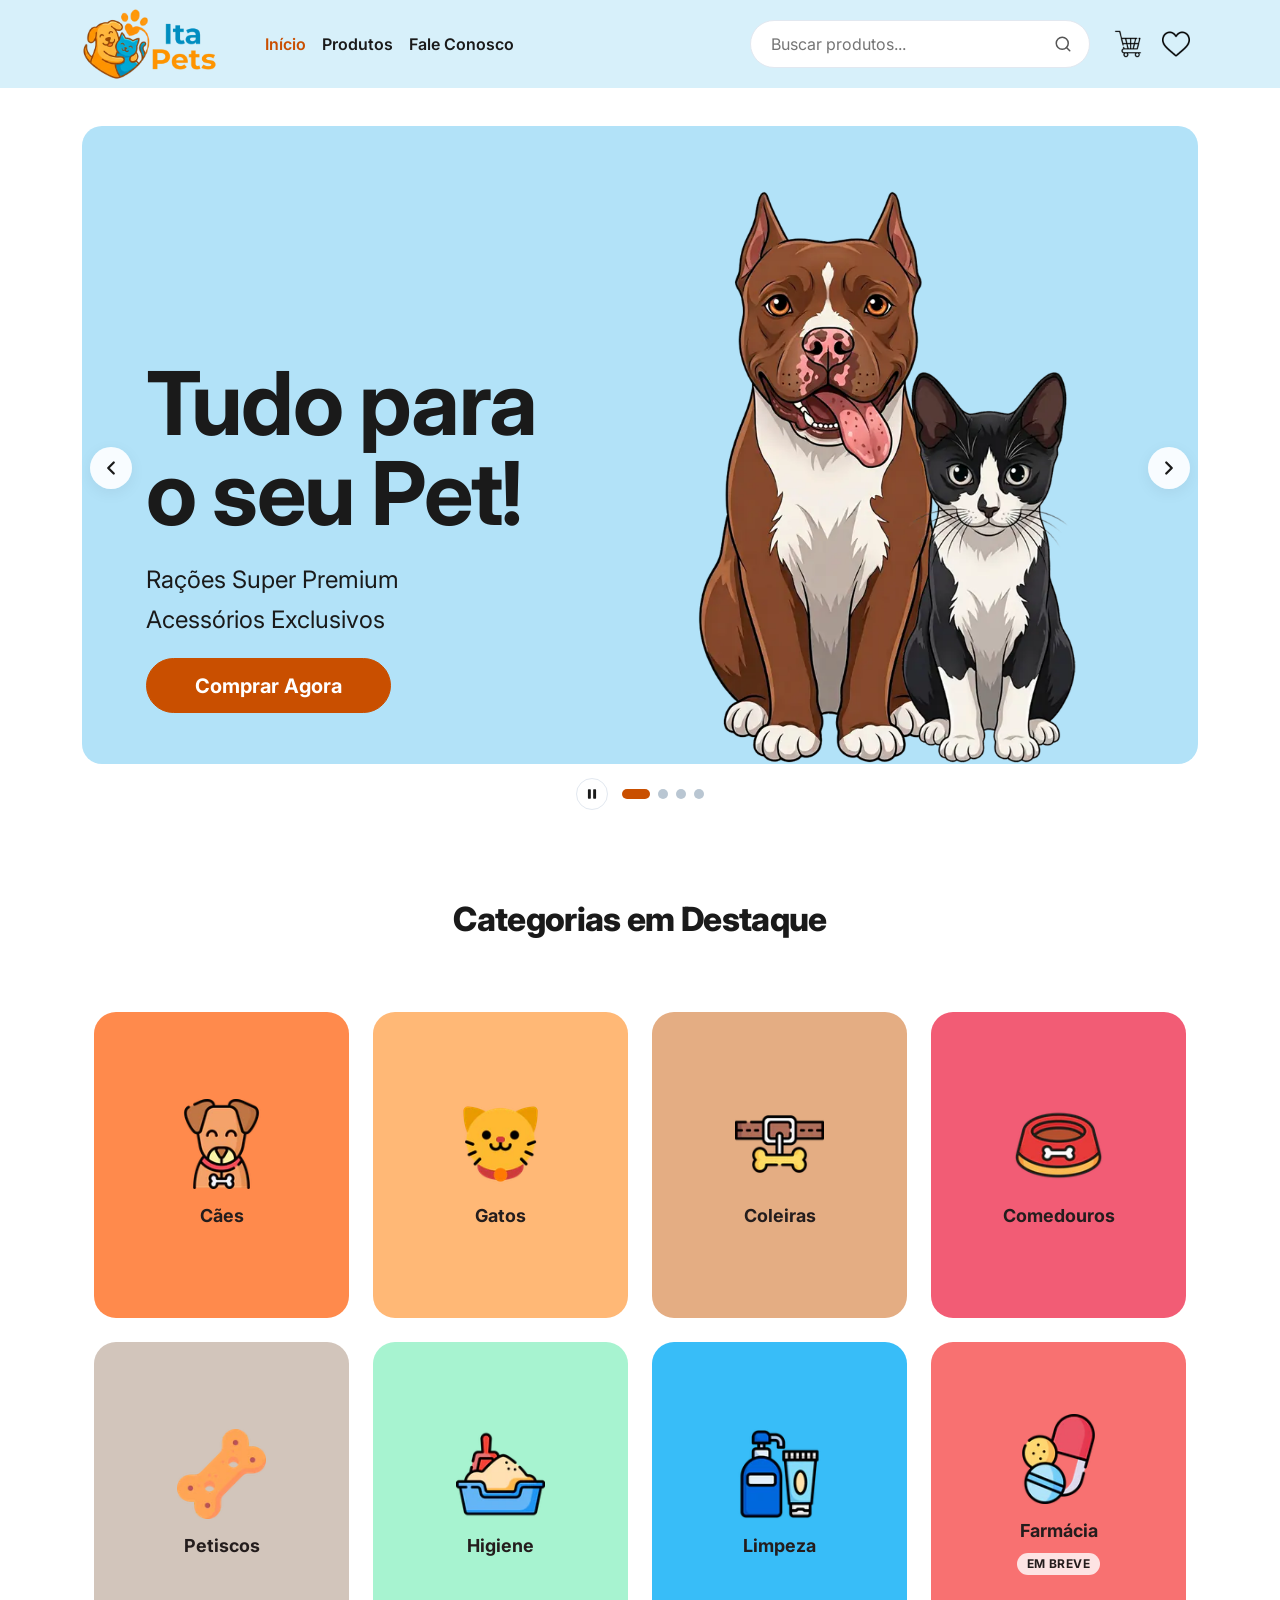
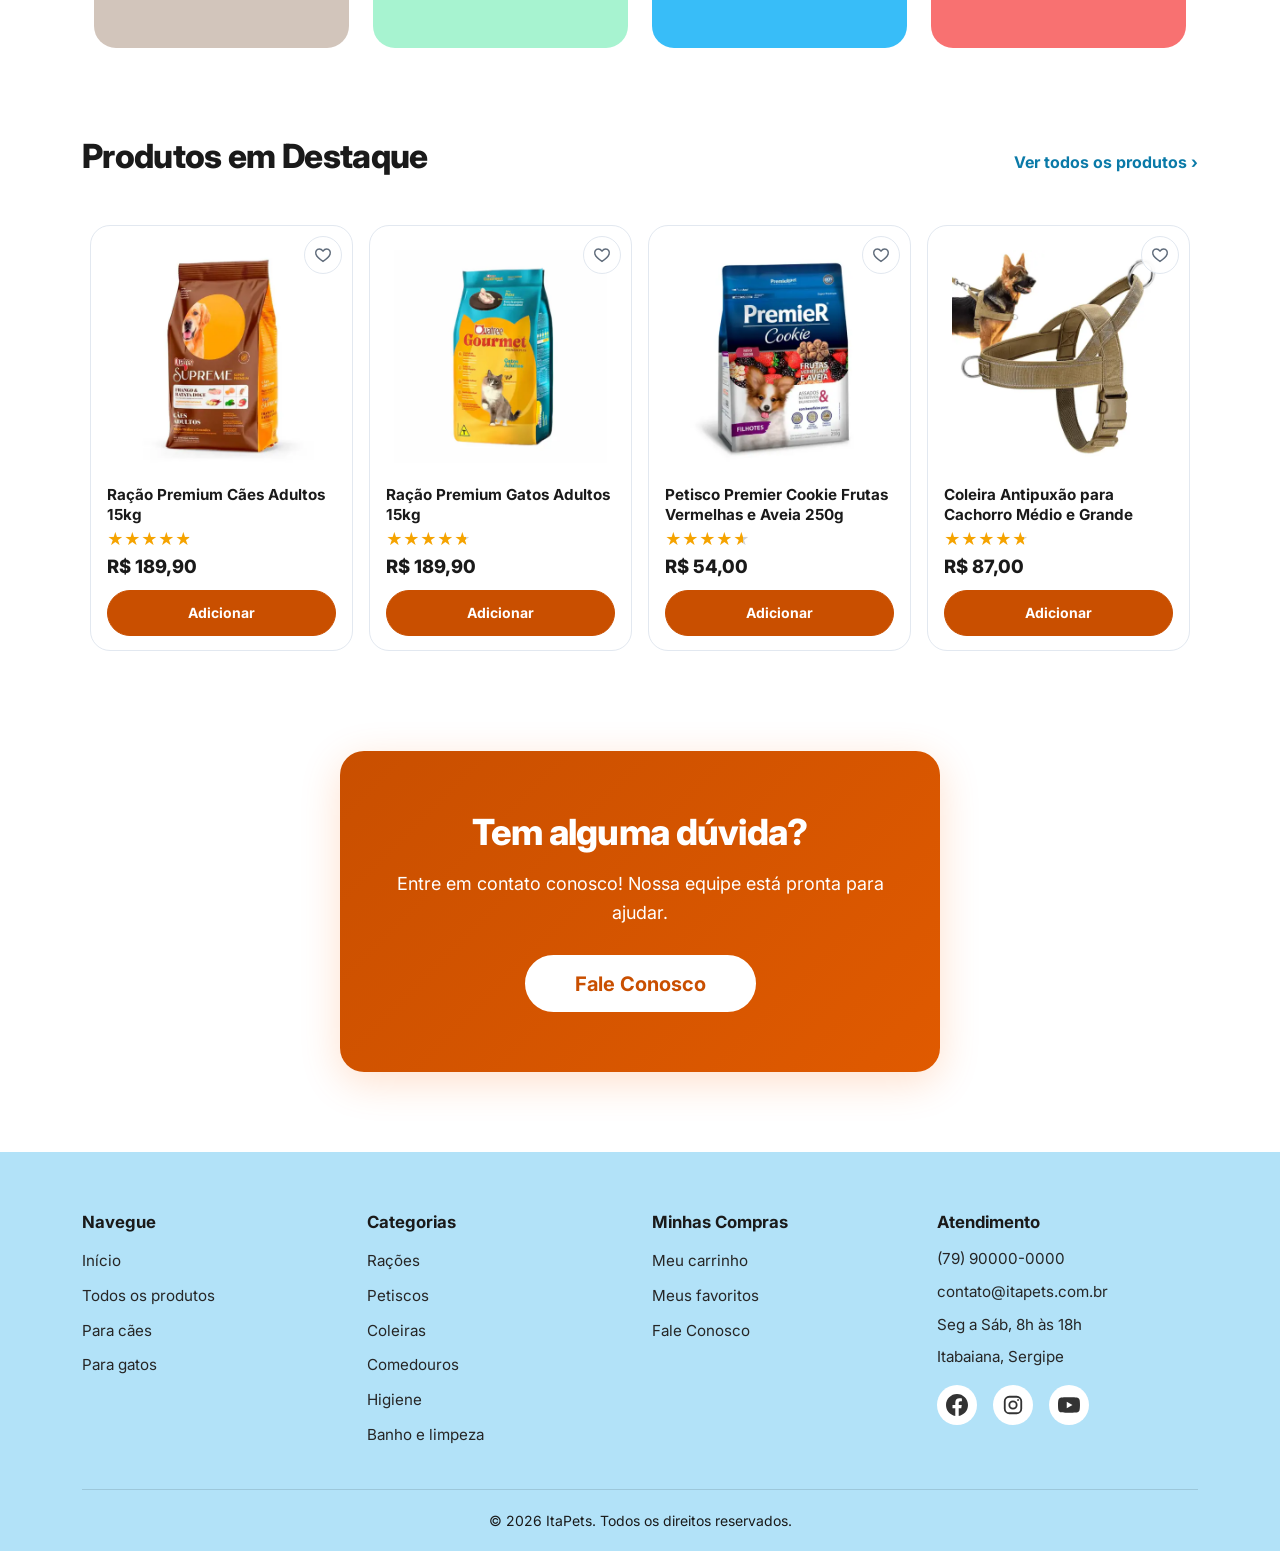
<file: index.html>
<!DOCTYPE html>
<html lang="pt-BR">

<head>
  <meta charset="utf-8">
  <meta name="viewport" content="width=device-width, initial-scale=1">
  <title>ItaPets — Tudo para o seu pet</title>
  <meta name="description"
    content="ItaPets: rações, petiscos, coleiras, comedouros e produtos de higiene para cães e gatos, com qualidade e preço justo.">
  <link rel="canonical" href="https://jmatheus-dev.github.io/ItaPets/">
  <meta property="og:type" content="website">
  <meta property="og:site_name" content="ItaPets">
  <meta property="og:locale" content="pt_BR">
  <meta property="og:title" content="ItaPets — Tudo para o seu pet">
  <meta property="og:description" content="ItaPets: rações, petiscos, coleiras, comedouros e produtos de higiene para cães e gatos, com qualidade e preço justo.">
  <meta property="og:url" content="https://jmatheus-dev.github.io/ItaPets/">
  <meta property="og:image" content="https://jmatheus-dev.github.io/ItaPets/imagens/logo-itapets.webp">
  <meta name="twitter:card" content="summary">
  <meta name="theme-color" content="#d7f0fa">
  <link rel="icon" href="imagens/favicon/icone-site.ico" sizes="16x16 32x32 48x48">
  <link rel="icon" type="image/png" href="imagens/favicon/icone-192.png" sizes="192x192">
  <link rel="apple-touch-icon" href="imagens/favicon/apple-touch-icon.png">
  <link rel="preconnect" href="https://fonts.googleapis.com">
  <link rel="preconnect" href="https://fonts.gstatic.com" crossorigin>
  <link rel="stylesheet" href="https://fonts.googleapis.com/css2?family=Inter:wght@400;600;700;800&amp;display=swap">
  <link rel="stylesheet" href="https://cdn.jsdelivr.net/npm/bootstrap@5.3.3/dist/css/bootstrap.min.css"
    integrity="sha384-QWTKZyjpPEjISv5WaRU9OFeRpok6YctnYmDr5pNlyT2bRjXh0JMhjY6hW+ALEwIH" crossorigin="anonymous">
  <link rel="stylesheet" href="css/style.css">
  <script src="https://cdn.jsdelivr.net/npm/bootstrap@5.3.3/dist/js/bootstrap.bundle.min.js"
    integrity="sha384-YvpcrYf0tY3lHB60NNkmXc5s9fDVZLESaAA55NDzOxhy9GkcIdslK1eN7N6jIeHz" crossorigin="anonymous"
    defer></script>
  <script src="js/main.js" defer></script>
</head>

<body>
  <a class="u-pular-conteudo" href="#conteudo">Pular para o conteúdo</a>

  <header class="cabecalho sticky-top navbar navbar-expand-lg align-items-start py-2">
    <nav class="container-xl" aria-label="Menu principal">
      <a class="navbar-brand cabecalho__marca py-0" href="index.html"><img src="imagens/logo-itapets.webp"
          alt="ItaPets — página inicial"></a>
      <a class="cabecalho__icone ms-auto order-lg-last" data-abrir="carrinho" href="produtos.html"><img
          src="imagens/icones/carrinho-compras.webp" alt="Carrinho de compras"></a>
      <a class="cabecalho__icone ms-1 order-lg-last" data-abrir="favoritos" href="produtos.html"><img src="imagens/icones/favoritos.webp"
          alt="Favoritos"></a>
      <button class="navbar-toggler ms-2" type="button" data-bs-toggle="collapse" data-bs-target=".cabecalho__menu"
        aria-controls="menu-principal busca-principal" aria-expanded="false" aria-label="Abrir menu">
        <span class="navbar-toggler-icon"></span>
      </button>
      <ul class="cabecalho__menu navbar-nav collapse navbar-collapse align-items-stretch ms-lg-4 py-3 py-lg-0"
        id="menu-principal">
        <li class="nav-item">
          <a class="nav-link active" aria-current="page" href="index.html">Início</a>
        </li>
        <li class="nav-item">
          <a class="nav-link" href="produtos.html">Produtos</a>
        </li>
        <li class="nav-item">
          <a class="nav-link" href="contato.html">Fale Conosco</a>
        </li>
      </ul>
      <form class="cabecalho__menu busca collapse navbar-collapse mb-3 mb-lg-0 me-lg-3" id="busca-principal"
        role="search" action="produtos.html">
        <input class="busca__campo" type="search" name="busca" placeholder="Buscar produtos..."
          aria-label="Buscar produtos">
        <button class="busca__botao" type="submit" aria-label="Buscar">
          <svg width="18" height="18" viewBox="0 0 24 24" fill="none" stroke="currentColor" stroke-width="2"
            stroke-linecap="round" aria-hidden="true">
            <circle cx="11" cy="11" r="8" />
            <line x1="21" y1="21" x2="16.65" y2="16.65" />
          </svg>
        </button>
      </form>
    </nav>
  </header>

  <main id="conteudo" tabindex="-1" class="container-xl">
    <section class="carrossel carousel slide carousel-fade" id="carrossel" aria-roledescription="carrossel"
      aria-label="Destaques da loja" data-bs-ride="carousel" data-bs-interval="6000">
      <div class="carousel-inner">
        <div class="carousel-item active" role="group" aria-roledescription="slide" aria-label="1 de 4">
          <section class="hero row align-items-end g-0 mx-0" aria-labelledby="hero-titulo">
            <header class="hero__texto col-12 col-sm-7 col-md-6">
              <h1 class="hero__titulo" id="hero-titulo">Tudo para <br>o seu Pet!</h1>
              <p class="hero__descricao">Rações Super Premium</p>
              <p class="hero__descricao">Acessórios Exclusivos</p>
              <a class="btn btn--laranja btn-lg hero__botao mt-3 px-4 px-md-5" href="produtos.html">Comprar Agora</a>
            </header>
            <figure class="col-12 col-sm-5 col-md-6 mb-0">
              <img class="hero__imagem" src="imagens/banner-pets.webp"
                alt="Ilustração de um cachorro e um gato sentados lado a lado" fetchpriority="high">
            </figure>
          </section>
        </div>

        <div class="carousel-item" role="group" aria-roledescription="slide" aria-label="2 de 4">
          <section class="hero hero--racoes row align-items-end g-0 mx-0" aria-labelledby="slide-racoes">
            <header class="hero__texto col-12 col-sm-7 col-md-6">
              <h2 class="hero__titulo" id="slide-racoes">Rações <br>Premium</h2>
              <p class="hero__descricao">Para cães e gatos</p>
              <p class="hero__descricao">15kg por R$ 189,90</p>
              <a class="btn btn--laranja btn-lg hero__botao mt-3 px-4 px-md-5" href="produtos.html#racoes">Ver rações</a>
            </header>
            <figure class="col-12 col-sm-5 col-md-6 mb-0">
              <span class="carrossel__produtos">
                <img class="carrossel__foto carrossel__foto--fundo-esquerda"
                  src="imagens/produtos/racao-premium-caes-filhotes-15kg.webp" alt="" loading="lazy">
                <img class="carrossel__foto carrossel__foto--fundo-direita"
                  src="imagens/produtos/racao-premium-gatos-adultos-15kg.webp" alt="" loading="lazy">
                <img class="carrossel__foto carrossel__foto--frente"
                  src="imagens/produtos/racao-premium-caes-adultos-15kg.webp" alt="" loading="lazy">
              </span>
            </figure>
          </section>
        </div>

        <div class="carousel-item" role="group" aria-roledescription="slide" aria-label="3 de 4">
          <section class="hero hero--petiscos row align-items-end g-0 mx-0" aria-labelledby="slide-petiscos">
            <header class="hero__texto col-12 col-sm-7 col-md-6">
              <h2 class="hero__titulo" id="slide-petiscos">Petiscos <br>deliciosos</h2>
              <p class="hero__descricao">Premier e Truly Delight</p>
              <p class="hero__descricao">A partir de R$ 26,00</p>
              <a class="btn btn--laranja btn-lg hero__botao mt-3 px-4 px-md-5" href="produtos.html#petiscos">Ver
                petiscos</a>
            </header>
            <figure class="col-12 col-sm-5 col-md-6 mb-0">
              <span class="carrossel__produtos">
                <img class="carrossel__foto carrossel__foto--fundo-esquerda"
                  src="imagens/produtos/petisco-truly-delight-palito-frango-cenoura-90g.webp" alt="" loading="lazy">
                <img class="carrossel__foto carrossel__foto--frente"
                  src="imagens/produtos/petisco-premier-cookie-frutas-vermelhas-aveia-250g.webp" alt=""
                  loading="lazy">
              </span>
            </figure>
          </section>
        </div>

        <div class="carousel-item" role="group" aria-roledescription="slide" aria-label="4 de 4">
          <section class="hero hero--banho row align-items-end g-0 mx-0" aria-labelledby="slide-banho">
            <header class="hero__texto col-12 col-sm-7 col-md-6">
              <h2 class="hero__titulo" id="slide-banho">Banho <br>em casa</h2>
              <p class="hero__descricao">Shampoos PetClean</p>
              <p class="hero__descricao">Com aloe vera, R$ 44,00</p>
              <a class="btn btn--laranja btn-lg hero__botao mt-3 px-4 px-md-5" href="produtos.html#limpeza">Ver
                shampoos</a>
            </header>
            <figure class="col-12 col-sm-5 col-md-6 mb-0">
              <span class="carrossel__produtos">
                <img class="carrossel__foto carrossel__foto--fundo-direita"
                  src="imagens/produtos/shampoo-gatos-250ml.webp" alt="" loading="lazy">
                <img class="carrossel__foto carrossel__foto--frente" src="imagens/produtos/shampoo-caes-250ml.webp"
                  alt="" loading="lazy">
              </span>
            </figure>
          </section>
        </div>
      </div>

      <button class="carrossel__seta carrossel__seta--anterior" type="button" data-bs-target="#carrossel"
        data-bs-slide="prev" aria-label="Slide anterior">
        <svg width="22" height="22" viewBox="0 0 24 24" fill="none" stroke="currentColor" stroke-width="2.5"
          stroke-linecap="round" stroke-linejoin="round" aria-hidden="true">
          <polyline points="15 18 9 12 15 6" />
        </svg>
      </button>
      <button class="carrossel__seta carrossel__seta--proxima" type="button" data-bs-target="#carrossel"
        data-bs-slide="next" aria-label="Próximo slide">
        <svg width="22" height="22" viewBox="0 0 24 24" fill="none" stroke="currentColor" stroke-width="2.5"
          stroke-linecap="round" stroke-linejoin="round" aria-hidden="true">
          <polyline points="9 18 15 12 9 6" />
        </svg>
      </button>

      <div class="carrossel__controles">
        <button class="carrossel__pausa" type="button" aria-label="Pausar carrossel" hidden>
          <svg class="carrossel__icone-pausa" width="14" height="14" viewBox="0 0 24 24" fill="currentColor"
            aria-hidden="true">
            <rect x="5" y="4" width="5" height="16" rx="1" />
            <rect x="14" y="4" width="5" height="16" rx="1" />
          </svg>
          <svg class="carrossel__icone-tocar" width="14" height="14" viewBox="0 0 24 24" fill="currentColor"
            aria-hidden="true">
            <path d="M7 4.5v15a1 1 0 0 0 1.5.86l12-7.5a1 1 0 0 0 0-1.72l-12-7.5A1 1 0 0 0 7 4.5z" />
          </svg>
        </button>
        <div class="carrossel__indicadores carousel-indicators">
          <button type="button" data-bs-target="#carrossel" data-bs-slide-to="0" class="active" aria-current="true"
            aria-label="Ir para o slide 1"></button>
          <button type="button" data-bs-target="#carrossel" data-bs-slide-to="1"
            aria-label="Ir para o slide 2"></button>
          <button type="button" data-bs-target="#carrossel" data-bs-slide-to="2"
            aria-label="Ir para o slide 3"></button>
          <button type="button" data-bs-target="#carrossel" data-bs-slide-to="3"
            aria-label="Ir para o slide 4"></button>
        </div>
      </div>
    </section>

    <section aria-labelledby="categorias-titulo">
      <h2 class="categorias__titulo" id="categorias-titulo">Categorias em Destaque</h2>
      <ul class="row row-cols-2 row-cols-md-4 g-3 g-lg-4 u-lista-limpa">
        <li class="col categorias__item">
          <a class="categoria-card" href="produtos.html#caes">
            <img src="imagens/categorias/cachorro.webp" alt="" loading="lazy"><span
              class="categoria-card__nome">Cães</span>
          </a>
        </li>
        <li class="col categorias__item">
          <a class="categoria-card" href="produtos.html#gatos">
            <img src="imagens/categorias/gato.webp" alt="" loading="lazy"><span
              class="categoria-card__nome">Gatos</span>
          </a>
        </li>
        <li class="col categorias__item">
          <a class="categoria-card" href="produtos.html#coleiras">
            <img src="imagens/categorias/coleira.webp" alt="" loading="lazy"><span
              class="categoria-card__nome">Coleiras</span>
          </a>
        </li>
        <li class="col categorias__item">
          <a class="categoria-card" href="produtos.html#comedouros">
            <img src="imagens/categorias/comedouros.webp" alt="" loading="lazy"><span
              class="categoria-card__nome">Comedouros</span>
          </a>
        </li>
        <li class="col categorias__item">
          <a class="categoria-card" href="produtos.html#petiscos">
            <img src="imagens/categorias/petisco.webp" alt="" loading="lazy"><span
              class="categoria-card__nome">Petiscos</span>
          </a>
        </li>
        <li class="col categorias__item">
          <a class="categoria-card" href="produtos.html#higiene">
            <img src="imagens/categorias/higiene.webp" alt="" loading="lazy"><span
              class="categoria-card__nome">Higiene</span>
          </a>
        </li>
        <li class="col categorias__item">
          <a class="categoria-card" href="produtos.html#limpeza">
            <img src="imagens/categorias/limpeza.webp" alt="" loading="lazy"><span
              class="categoria-card__nome">Limpeza</span>
          </a>
        </li>
        <li class="col categorias__item">
          <a class="categoria-card" href="contato.html?assunto=Farm%C3%A1cia">
            <img src="imagens/categorias/farmacia.webp" alt="" loading="lazy"><span
              class="categoria-card__nome">Farmácia</span><span class="categoria-card__selo">Em breve</span>
          </a>
        </li>
      </ul>
    </section>

    <section aria-labelledby="destaques-titulo">
      <header class="destaques__cabecalho">
        <h2 class="destaques__titulo" id="destaques-titulo">Produtos em Destaque</h2>
        <a class="destaques__link" href="produtos.html">Ver todos os produtos ›</a>
      </header>
      <ul class="row row-cols-2 row-cols-md-4 g-3 u-lista-limpa">
        <li class="col">
          <article class="produto-card">
            <a class="produto-card__imagem" href="produtos/racao-premium-caes-adultos-15kg.html" tabindex="-1"
              aria-hidden="true"><img src="imagens/produtos/racao-premium-caes-adultos-15kg-miniatura.webp"
                alt="Ração Premium Cães Adultos" loading="lazy"></a>
            <h3 class="produto-card__titulo">
              <a href="produtos/racao-premium-caes-adultos-15kg.html">Ração Premium Cães Adultos 15kg</a>
            </h3>
            <span class="estrelas" style="--nota: 4.8" role="img" aria-label="Nota 4,8 de 5"></span>
            <p class="produto-card__preco">R$ 189,90</p>
            <input type="checkbox" class="btn-check" id="destaque-1">
            <label class="btn btn--laranja btn-sm w-100 mt-1" for="destaque-1"><span
                class="u-texto-inativo">Adicionar</span><span class="u-texto-ativo">Adicionado ✓</span></label>
          </article>
        </li>
        <li class="col">
          <article class="produto-card">
            <a class="produto-card__imagem" href="produtos/racao-premium-gatos-adultos-15kg.html" tabindex="-1"
              aria-hidden="true"><img src="imagens/produtos/racao-premium-gatos-adultos-15kg-miniatura.webp"
                alt="Ração Premium Gatos Adultos" loading="lazy"></a>
            <h3 class="produto-card__titulo">
              <a href="produtos/racao-premium-gatos-adultos-15kg.html">Ração Premium Gatos Adultos 15kg</a>
            </h3>
            <span class="estrelas" style="--nota: 4.7" role="img" aria-label="Nota 4,7 de 5"></span>
            <p class="produto-card__preco">R$ 189,90</p>
            <input type="checkbox" class="btn-check" id="destaque-2">
            <label class="btn btn--laranja btn-sm w-100 mt-1" for="destaque-2"><span
                class="u-texto-inativo">Adicionar</span><span class="u-texto-ativo">Adicionado ✓</span></label>
          </article>
        </li>
        <li class="col">
          <article class="produto-card">
            <a class="produto-card__imagem" href="produtos/petisco-premier-cookie-frutas-vermelhas-aveia-250g.html"
              tabindex="-1" aria-hidden="true"><img
                src="imagens/produtos/petisco-premier-cookie-frutas-vermelhas-aveia-250g-miniatura.webp"
                alt="Petisco Premier Cookie" loading="lazy"></a>
            <h3 class="produto-card__titulo">
              <a href="produtos/petisco-premier-cookie-frutas-vermelhas-aveia-250g.html">Petisco Premier Cookie
                Frutas Vermelhas e Aveia 250g</a>
            </h3>
            <span class="estrelas" style="--nota: 4.6" role="img" aria-label="Nota 4,6 de 5"></span>
            <p class="produto-card__preco">R$ 54,00</p>
            <input type="checkbox" class="btn-check" id="destaque-3">
            <label class="btn btn--laranja btn-sm w-100 mt-1" for="destaque-3"><span
                class="u-texto-inativo">Adicionar</span><span class="u-texto-ativo">Adicionado ✓</span></label>
          </article>
        </li>
        <li class="col">
          <article class="produto-card">
            <a class="produto-card__imagem" href="produtos/coleira-antipuxao-cachorro-medio-grande.html" tabindex="-1"
              aria-hidden="true"><img src="imagens/produtos/coleira-antipuxao-cachorro-medio-grande-miniatura.webp"
                alt="Coleira antipuxão para cachorro" loading="lazy"></a>
            <h3 class="produto-card__titulo">
              <a href="produtos/coleira-antipuxao-cachorro-medio-grande.html">Coleira Antipuxão para Cachorro Médio
                e Grande</a>
            </h3>
            <span class="estrelas" style="--nota: 4.7" role="img" aria-label="Nota 4,7 de 5"></span>
            <p class="produto-card__preco">R$ 87,00</p>
            <input type="checkbox" class="btn-check" id="destaque-4">
            <label class="btn btn--laranja btn-sm w-100 mt-1" for="destaque-4"><span
                class="u-texto-inativo">Adicionar</span><span class="u-texto-ativo">Adicionado ✓</span></label>
          </article>
        </li>
      </ul>
    </section>

    <section class="cta-contato" aria-labelledby="cta-titulo">
      <h2 class="cta-contato__titulo" id="cta-titulo">Tem alguma dúvida?</h2>
      <p class="cta-contato__texto">
        Entre em contato conosco! Nossa equipe está pronta para ajudar.
      </p>
      <a class="btn btn--branco btn-lg px-5" href="contato.html">Fale Conosco</a>
    </section>
  </main>

  <footer class="rodape container-xl">
    <nav class="rodape__nav" aria-label="Links do rodapé">
      <section>
        <h2 class="rodape__titulo">Navegue</h2>
        <ul class="u-lista-limpa">
          <li class="rodape__item">
            <a class="rodape__link" href="index.html">Início</a>
          </li>
          <li class="rodape__item">
            <a class="rodape__link" href="produtos.html">Todos os produtos</a>
          </li>
          <li class="rodape__item">
            <a class="rodape__link" href="produtos.html#caes">Para cães</a>
          </li>
          <li class="rodape__item">
            <a class="rodape__link" href="produtos.html#gatos">Para gatos</a>
          </li>
        </ul>
      </section>
      <section>
        <h2 class="rodape__titulo">Categorias</h2>
        <ul class="u-lista-limpa">
          <li class="rodape__item">
            <a class="rodape__link" href="produtos.html#racoes">Rações</a>
          </li>
          <li class="rodape__item">
            <a class="rodape__link" href="produtos.html#petiscos">Petiscos</a>
          </li>
          <li class="rodape__item">
            <a class="rodape__link" href="produtos.html#coleiras">Coleiras</a>
          </li>
          <li class="rodape__item">
            <a class="rodape__link" href="produtos.html#comedouros">Comedouros</a>
          </li>
          <li class="rodape__item">
            <a class="rodape__link" href="produtos.html#higiene">Higiene</a>
          </li>
          <li class="rodape__item">
            <a class="rodape__link" href="produtos.html#limpeza">Banho e limpeza</a>
          </li>
        </ul>
      </section>
      <section>
        <h2 class="rodape__titulo">Minhas Compras</h2>
        <ul class="u-lista-limpa">
          <li class="rodape__item">
            <a class="rodape__link" href="produtos.html" data-abrir="carrinho">Meu carrinho</a>
          </li>
          <li class="rodape__item">
            <a class="rodape__link" href="produtos.html" data-abrir="favoritos">Meus favoritos</a>
          </li>
          <li class="rodape__item">
            <a class="rodape__link" href="contato.html">Fale Conosco</a>
          </li>
        </ul>
      </section>
      <section>
        <h2 class="rodape__titulo">Atendimento</h2>
        <address class="rodape__contato">
          <a class="rodape__link" href="tel:+5579900000000">(79) 90000-0000</a>
          <a class="rodape__link text-break" href="mailto:contato@itapets.com.br">contato@itapets.com.br</a>
          <span>Seg a Sáb, 8h às 18h</span>
          <span>Itabaiana, Sergipe</span>
        </address>
        <ul class="d-flex gap-3 mt-3 u-lista-limpa">
          <li><a class="rodape__social" href="https://www.facebook.com/" aria-label="Facebook"><svg width="22"
                height="22" viewBox="0 0 24 24" fill="currentColor" aria-hidden="true">
                <path
                  d="M24 12.073c0-6.627-5.373-12-12-12s-12 5.373-12 12c0 5.99 4.388 10.954 10.125 11.854v-8.385H7.078v-3.47h3.047V9.43c0-3.007 1.792-4.669 4.533-4.669 1.312 0 2.686.235 2.686.235v2.953H15.83c-1.491 0-1.956.925-1.956 1.874v2.25h3.328l-.532 3.47h-2.796v8.385C19.612 23.027 24 18.062 24 12.073z" />
              </svg></a></li>
          <li><a class="rodape__social" href="https://www.instagram.com/" aria-label="Instagram"><svg width="22"
                height="22" viewBox="0 0 24 24" fill="none" stroke="currentColor" stroke-width="2" aria-hidden="true">
                <rect x="3" y="3" width="18" height="18" rx="5" />
                <circle cx="12" cy="12" r="4" />
                <circle cx="17.5" cy="6.5" r="1" fill="currentColor" stroke="none" />
              </svg></a></li>
          <li><a class="rodape__social" href="https://www.youtube.com/" aria-label="YouTube"><svg width="22" height="22"
                viewBox="0 0 24 24" fill="currentColor" aria-hidden="true">
                <path
                  d="M23.498 6.186a3.016 3.016 0 0 0-2.122-2.136C19.505 3.545 12 3.545 12 3.545s-7.505 0-9.377.505A3.017 3.017 0 0 0 .502 6.186C0 8.07 0 12 0 12s0 3.93.502 5.814a3.016 3.016 0 0 0 2.122 2.136c1.871.505 9.376.505 9.376.505s7.505 0 9.377-.505a3.015 3.015 0 0 0 2.122-2.136C24 15.93 24 12 24 12s0-3.93-.502-5.814zM9.545 15.568V8.432L15.818 12l-6.273 3.568z" />
              </svg></a></li>
        </ul>
      </section>
    </nav>
    <p class="rodape__base mb-0">
      &copy; <span data-ano>2026</span> ItaPets. Todos os direitos reservados.
    </p>
  </footer>
</body>

</html>
</file>
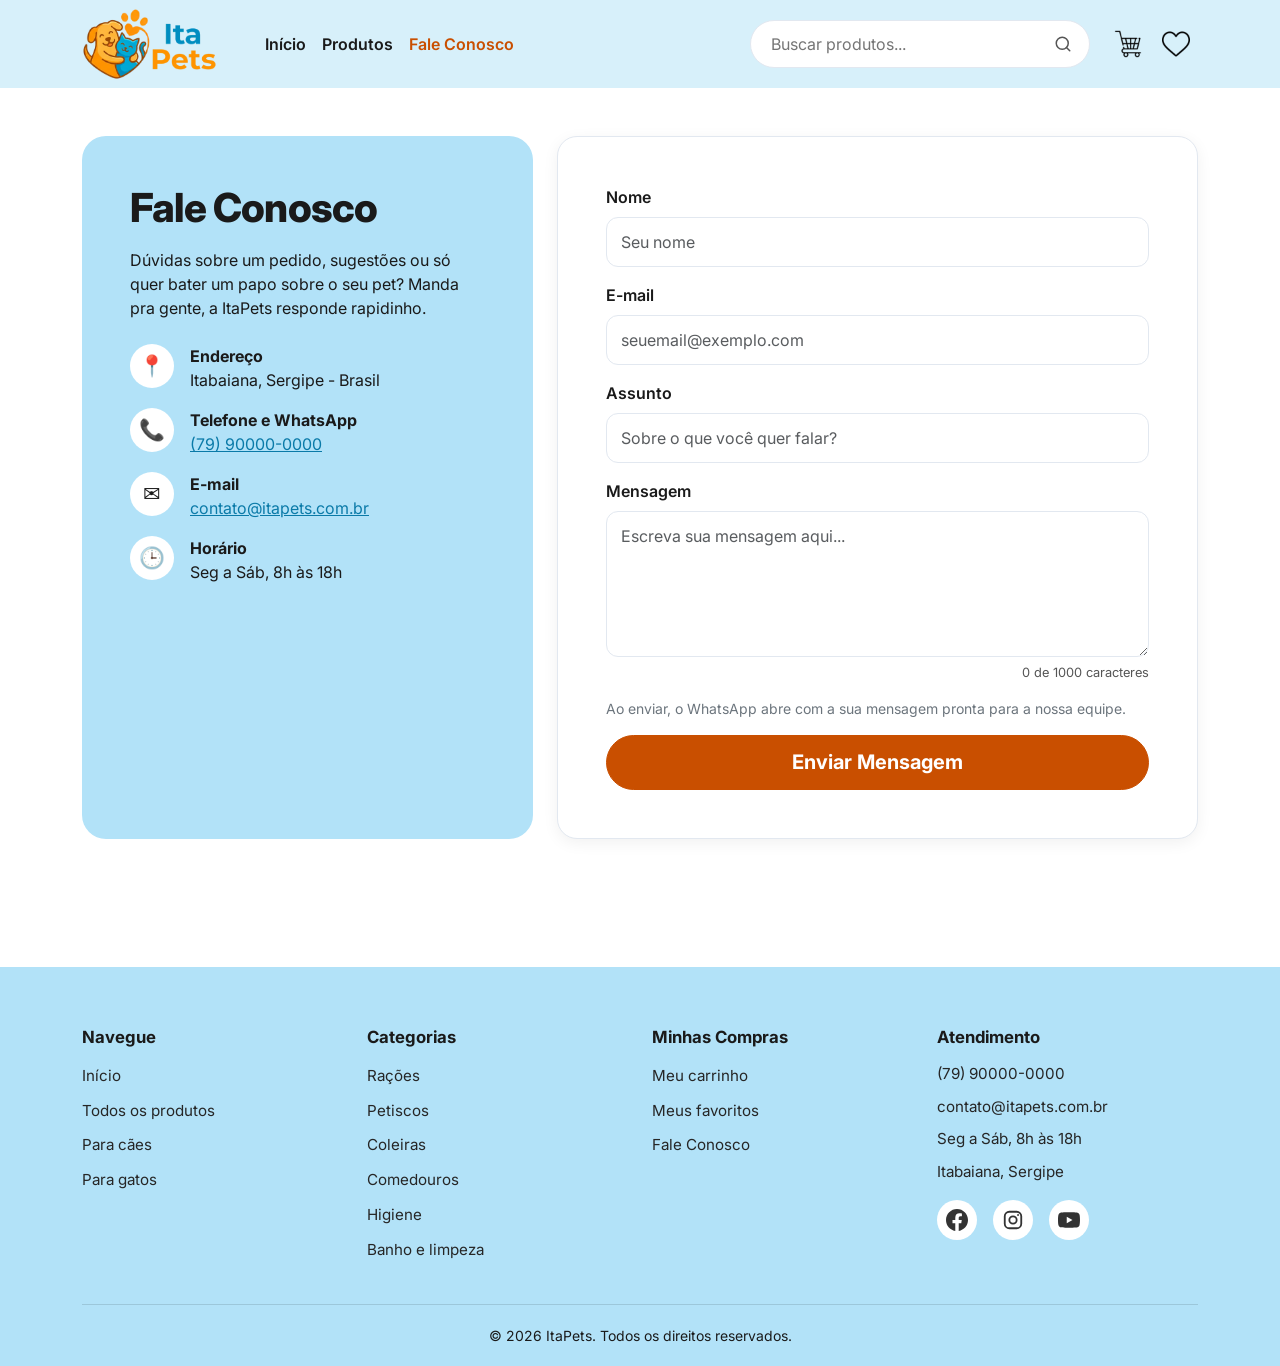
<file: contato.html>
<!DOCTYPE html>
<html lang="pt-BR">

<head>
  <meta charset="utf-8">
  <meta name="viewport" content="width=device-width, initial-scale=1">
  <title>Fale Conosco — ItaPets</title>
  <meta name="description"
    content="Fale com a ItaPets: tire suas dúvidas, envie sugestões ou peça ajuda com o seu pedido.">
  <link rel="canonical" href="https://jmatheus-dev.github.io/ItaPets/contato.html">
  <meta property="og:type" content="website">
  <meta property="og:site_name" content="ItaPets">
  <meta property="og:locale" content="pt_BR">
  <meta property="og:title" content="Fale Conosco — ItaPets">
  <meta property="og:description" content="Fale com a ItaPets: tire suas dúvidas, envie sugestões ou peça ajuda com o seu pedido.">
  <meta property="og:url" content="https://jmatheus-dev.github.io/ItaPets/contato.html">
  <meta property="og:image" content="https://jmatheus-dev.github.io/ItaPets/imagens/logo-itapets.webp">
  <meta name="twitter:card" content="summary">
  <meta name="theme-color" content="#d7f0fa">
  <link rel="icon" href="imagens/favicon/icone-site.ico" sizes="16x16 32x32 48x48">
  <link rel="icon" type="image/png" href="imagens/favicon/icone-192.png" sizes="192x192">
  <link rel="apple-touch-icon" href="imagens/favicon/apple-touch-icon.png">
  <link rel="preconnect" href="https://fonts.googleapis.com">
  <link rel="preconnect" href="https://fonts.gstatic.com" crossorigin>
  <link rel="stylesheet" href="https://fonts.googleapis.com/css2?family=Inter:wght@400;600;700;800&amp;display=swap">
  <link rel="stylesheet" href="https://cdn.jsdelivr.net/npm/bootstrap@5.3.3/dist/css/bootstrap.min.css"
    integrity="sha384-QWTKZyjpPEjISv5WaRU9OFeRpok6YctnYmDr5pNlyT2bRjXh0JMhjY6hW+ALEwIH" crossorigin="anonymous">
  <link rel="stylesheet" href="css/style.css">
  <script src="https://cdn.jsdelivr.net/npm/bootstrap@5.3.3/dist/js/bootstrap.bundle.min.js"
    integrity="sha384-YvpcrYf0tY3lHB60NNkmXc5s9fDVZLESaAA55NDzOxhy9GkcIdslK1eN7N6jIeHz" crossorigin="anonymous"
    defer></script>
  <script src="js/main.js" defer></script>
</head>

<body>
  <a class="u-pular-conteudo" href="#conteudo">Pular para o conteúdo</a>

  <header class="cabecalho sticky-top navbar navbar-expand-lg align-items-start py-2">
    <nav class="container-xl" aria-label="Menu principal">
      <a class="navbar-brand cabecalho__marca py-0" href="index.html"><img src="imagens/logo-itapets.webp"
          alt="ItaPets — página inicial"></a>
      <a class="cabecalho__icone ms-auto order-lg-last" data-abrir="carrinho" href="produtos.html"><img
          src="imagens/icones/carrinho-compras.webp" alt="Carrinho de compras"></a>
      <a class="cabecalho__icone ms-1 order-lg-last" data-abrir="favoritos" href="produtos.html"><img src="imagens/icones/favoritos.webp"
          alt="Favoritos"></a>
      <button class="navbar-toggler ms-2" type="button" data-bs-toggle="collapse" data-bs-target=".cabecalho__menu"
        aria-controls="menu-principal busca-principal" aria-expanded="false" aria-label="Abrir menu">
        <span class="navbar-toggler-icon"></span>
      </button>
      <ul class="cabecalho__menu navbar-nav collapse navbar-collapse align-items-stretch ms-lg-4 py-3 py-lg-0"
        id="menu-principal">
        <li class="nav-item">
          <a class="nav-link" href="index.html">Início</a>
        </li>
        <li class="nav-item">
          <a class="nav-link" href="produtos.html">Produtos</a>
        </li>
        <li class="nav-item">
          <a class="nav-link active" aria-current="page" href="contato.html">Fale Conosco</a>
        </li>
      </ul>
      <form class="cabecalho__menu busca collapse navbar-collapse mb-3 mb-lg-0 me-lg-3" id="busca-principal"
        role="search" action="produtos.html">
        <input class="busca__campo" type="search" name="busca" placeholder="Buscar produtos..."
          aria-label="Buscar produtos">
        <button class="busca__botao" type="submit" aria-label="Buscar">
          <svg width="18" height="18" viewBox="0 0 24 24" fill="none" stroke="currentColor" stroke-width="2"
            stroke-linecap="round" aria-hidden="true">
            <circle cx="11" cy="11" r="8" />
            <line x1="21" y1="21" x2="16.65" y2="16.65" />
          </svg>
        </button>
      </form>
    </nav>
  </header>

  <main id="conteudo" tabindex="-1" class="contato container-xl py-4 py-md-5">
    <section class="contato__info" aria-labelledby="contato-titulo">
      <h1 class="mb-3" id="contato-titulo">Fale Conosco</h1>
      <p class="mb-4">
        Dúvidas sobre um pedido, sugestões ou só quer bater um papo sobre
        o seu pet? Manda pra gente, a ItaPets responde rapidinho.
      </p>
      <address class="mb-0">
        <ul class="u-lista-limpa d-grid gap-3">
          <li class="d-flex gap-3">
            <span class="contato__icone" aria-hidden="true">📍</span>
            <span><strong class="d-block">Endereço</strong>Itabaiana, Sergipe - Brasil</span>
          </li>
          <li class="d-flex gap-3">
            <span class="contato__icone" aria-hidden="true">📞</span>
            <span><strong class="d-block">Telefone e WhatsApp</strong><a href="tel:+5579900000000">(79) 90000-0000</a></span>
          </li>
          <li class="d-flex gap-3">
            <span class="contato__icone" aria-hidden="true">✉️</span>
            <span><strong class="d-block">E-mail</strong><a class="text-break"
                href="mailto:contato@itapets.com.br">contato@itapets.com.br</a></span>
          </li>
          <li class="d-flex gap-3">
            <span class="contato__icone" aria-hidden="true">🕒</span>
            <span><strong class="d-block">Horário</strong>Seg a Sáb, 8h às 18h</span>
          </li>
        </ul>
      </address>
    </section>

    <form class="contato__form u-cartao d-grid gap-3" action="#" method="post" aria-label="Formulário de contato">
      <p class="mb-0">
        <label class="form-label fw-semibold" for="nome">Nome</label>
        <input class="form-control" type="text" id="nome" name="nome" autocomplete="name" placeholder="Seu nome"
          required>
      </p>
      <p class="mb-0">
        <label class="form-label fw-semibold" for="email">E-mail</label>
        <input class="form-control" type="email" id="email" name="email" autocomplete="email"
          placeholder="seuemail@exemplo.com" required>
      </p>
      <p class="mb-0">
        <label class="form-label fw-semibold" for="assunto">Assunto</label>
        <input class="form-control" type="text" id="assunto" name="assunto" placeholder="Sobre o que você quer falar?">
      </p>
      <p class="mb-0">
        <label class="form-label fw-semibold" for="mensagem">Mensagem</label>
        <textarea class="form-control" id="mensagem" name="mensagem" rows="5" placeholder="Escreva sua mensagem aqui..."
          maxlength="1000" required></textarea>
      </p>
      <p class="small text-secondary mb-0">
        Ao enviar, o WhatsApp abre com a sua mensagem pronta para a nossa equipe.
      </p>
      <button class="btn btn--laranja btn-lg" type="submit">
        Enviar Mensagem
      </button>
    </form>
  </main>

  <footer class="rodape container-xl">
    <nav class="rodape__nav" aria-label="Links do rodapé">
      <section>
        <h2 class="rodape__titulo">Navegue</h2>
        <ul class="u-lista-limpa">
          <li class="rodape__item">
            <a class="rodape__link" href="index.html">Início</a>
          </li>
          <li class="rodape__item">
            <a class="rodape__link" href="produtos.html">Todos os produtos</a>
          </li>
          <li class="rodape__item">
            <a class="rodape__link" href="produtos.html#caes">Para cães</a>
          </li>
          <li class="rodape__item">
            <a class="rodape__link" href="produtos.html#gatos">Para gatos</a>
          </li>
        </ul>
      </section>
      <section>
        <h2 class="rodape__titulo">Categorias</h2>
        <ul class="u-lista-limpa">
          <li class="rodape__item">
            <a class="rodape__link" href="produtos.html#racoes">Rações</a>
          </li>
          <li class="rodape__item">
            <a class="rodape__link" href="produtos.html#petiscos">Petiscos</a>
          </li>
          <li class="rodape__item">
            <a class="rodape__link" href="produtos.html#coleiras">Coleiras</a>
          </li>
          <li class="rodape__item">
            <a class="rodape__link" href="produtos.html#comedouros">Comedouros</a>
          </li>
          <li class="rodape__item">
            <a class="rodape__link" href="produtos.html#higiene">Higiene</a>
          </li>
          <li class="rodape__item">
            <a class="rodape__link" href="produtos.html#limpeza">Banho e limpeza</a>
          </li>
        </ul>
      </section>
      <section>
        <h2 class="rodape__titulo">Minhas Compras</h2>
        <ul class="u-lista-limpa">
          <li class="rodape__item">
            <a class="rodape__link" href="produtos.html" data-abrir="carrinho">Meu carrinho</a>
          </li>
          <li class="rodape__item">
            <a class="rodape__link" href="produtos.html" data-abrir="favoritos">Meus favoritos</a>
          </li>
          <li class="rodape__item">
            <a class="rodape__link" href="contato.html">Fale Conosco</a>
          </li>
        </ul>
      </section>
      <section>
        <h2 class="rodape__titulo">Atendimento</h2>
        <address class="rodape__contato">
          <a class="rodape__link" href="tel:+5579900000000">(79) 90000-0000</a>
          <a class="rodape__link text-break" href="mailto:contato@itapets.com.br">contato@itapets.com.br</a>
          <span>Seg a Sáb, 8h às 18h</span>
          <span>Itabaiana, Sergipe</span>
        </address>
        <ul class="d-flex gap-3 mt-3 u-lista-limpa">
          <li><a class="rodape__social" href="https://www.facebook.com/" aria-label="Facebook"><svg width="22"
                height="22" viewBox="0 0 24 24" fill="currentColor" aria-hidden="true">
                <path
                  d="M24 12.073c0-6.627-5.373-12-12-12s-12 5.373-12 12c0 5.99 4.388 10.954 10.125 11.854v-8.385H7.078v-3.47h3.047V9.43c0-3.007 1.792-4.669 4.533-4.669 1.312 0 2.686.235 2.686.235v2.953H15.83c-1.491 0-1.956.925-1.956 1.874v2.25h3.328l-.532 3.47h-2.796v8.385C19.612 23.027 24 18.062 24 12.073z" />
              </svg></a></li>
          <li><a class="rodape__social" href="https://www.instagram.com/" aria-label="Instagram"><svg width="22"
                height="22" viewBox="0 0 24 24" fill="none" stroke="currentColor" stroke-width="2" aria-hidden="true">
                <rect x="3" y="3" width="18" height="18" rx="5" />
                <circle cx="12" cy="12" r="4" />
                <circle cx="17.5" cy="6.5" r="1" fill="currentColor" stroke="none" />
              </svg></a></li>
          <li><a class="rodape__social" href="https://www.youtube.com/" aria-label="YouTube"><svg width="22" height="22"
                viewBox="0 0 24 24" fill="currentColor" aria-hidden="true">
                <path
                  d="M23.498 6.186a3.016 3.016 0 0 0-2.122-2.136C19.505 3.545 12 3.545 12 3.545s-7.505 0-9.377.505A3.017 3.017 0 0 0 .502 6.186C0 8.07 0 12 0 12s0 3.93.502 5.814a3.016 3.016 0 0 0 2.122 2.136c1.871.505 9.376.505 9.376.505s7.505 0 9.377-.505a3.015 3.015 0 0 0 2.122-2.136C24 15.93 24 12 24 12s0-3.93-.502-5.814zM9.545 15.568V8.432L15.818 12l-6.273 3.568z" />
              </svg></a></li>
        </ul>
      </section>
    </nav>
    <p class="rodape__base mb-0">
      &copy; <span data-ano>2026</span> ItaPets. Todos os direitos reservados.
    </p>
  </footer>
</body>

</html>
</file>
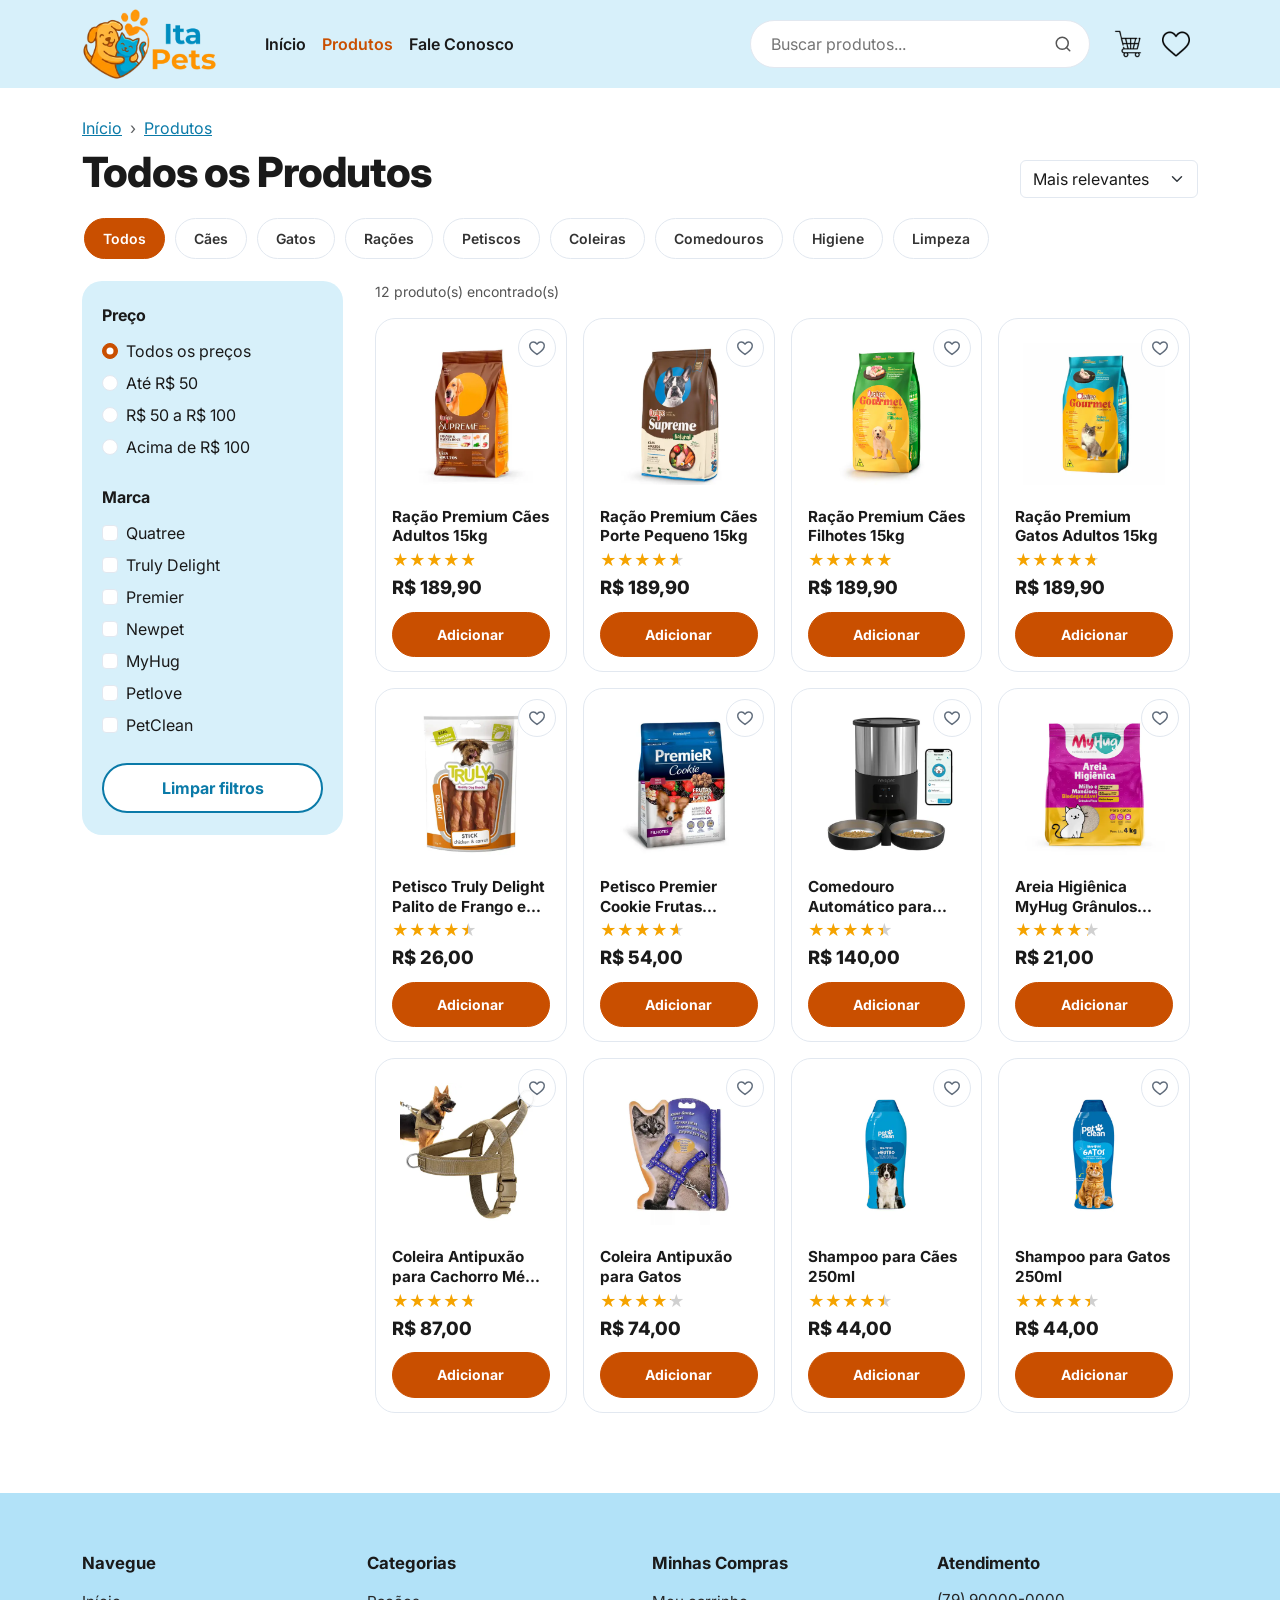
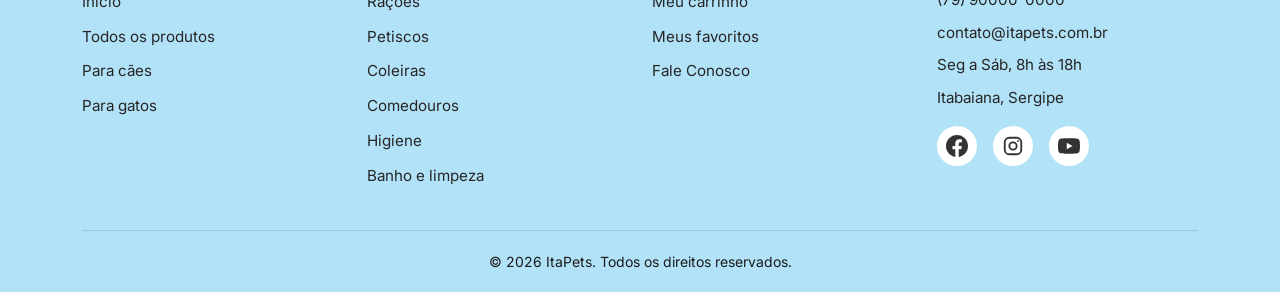
<file: produtos.html>
<!DOCTYPE html>
<html lang="pt-BR">

<head>
  <meta charset="utf-8">
  <meta name="viewport" content="width=device-width, initial-scale=1">
  <title>Produtos — ItaPets</title>
  <meta name="description"
    content="Produtos ItaPets: rações, petiscos, coleiras, comedouros e higiene para cães e gatos. Filtre por categoria, preço e marca.">
  <link rel="canonical" href="https://jmatheus-dev.github.io/ItaPets/produtos.html">
  <meta property="og:type" content="website">
  <meta property="og:site_name" content="ItaPets">
  <meta property="og:locale" content="pt_BR">
  <meta property="og:title" content="Produtos — ItaPets">
  <meta property="og:description" content="Produtos ItaPets: rações, petiscos, coleiras, comedouros e higiene para cães e gatos. Filtre por categoria, preço e marca.">
  <meta property="og:url" content="https://jmatheus-dev.github.io/ItaPets/produtos.html">
  <meta property="og:image" content="https://jmatheus-dev.github.io/ItaPets/imagens/logo-itapets.webp">
  <meta name="twitter:card" content="summary">
  <meta name="theme-color" content="#d7f0fa">
  <link rel="icon" href="imagens/favicon/icone-site.ico" sizes="16x16 32x32 48x48">
  <link rel="icon" type="image/png" href="imagens/favicon/icone-192.png" sizes="192x192">
  <link rel="apple-touch-icon" href="imagens/favicon/apple-touch-icon.png">
  <link rel="preconnect" href="https://fonts.googleapis.com">
  <link rel="preconnect" href="https://fonts.gstatic.com" crossorigin>
  <link rel="stylesheet" href="https://fonts.googleapis.com/css2?family=Inter:wght@400;600;700;800&amp;display=swap">
  <link rel="stylesheet" href="https://cdn.jsdelivr.net/npm/bootstrap@5.3.3/dist/css/bootstrap.min.css"
    integrity="sha384-QWTKZyjpPEjISv5WaRU9OFeRpok6YctnYmDr5pNlyT2bRjXh0JMhjY6hW+ALEwIH" crossorigin="anonymous">
  <link rel="stylesheet" href="css/style.css">
  <script src="https://cdn.jsdelivr.net/npm/bootstrap@5.3.3/dist/js/bootstrap.bundle.min.js"
    integrity="sha384-YvpcrYf0tY3lHB60NNkmXc5s9fDVZLESaAA55NDzOxhy9GkcIdslK1eN7N6jIeHz" crossorigin="anonymous"
    defer></script>
  <script src="js/main.js" defer></script>
</head>

<body>
  <a class="u-pular-conteudo" href="#conteudo">Pular para o conteúdo</a>

  <header class="cabecalho sticky-top navbar navbar-expand-lg align-items-start py-2">
    <nav class="container-xl" aria-label="Menu principal">
      <a class="navbar-brand cabecalho__marca py-0" href="index.html"><img src="imagens/logo-itapets.webp"
          alt="ItaPets — página inicial"></a>
      <a class="cabecalho__icone ms-auto order-lg-last" data-abrir="carrinho" href="produtos.html"><img
          src="imagens/icones/carrinho-compras.webp" alt="Carrinho de compras"></a>
      <a class="cabecalho__icone ms-1 order-lg-last" data-abrir="favoritos" href="produtos.html"><img src="imagens/icones/favoritos.webp"
          alt="Favoritos"></a>
      <button class="navbar-toggler ms-2" type="button" data-bs-toggle="collapse" data-bs-target=".cabecalho__menu"
        aria-controls="menu-principal busca-principal" aria-expanded="false" aria-label="Abrir menu">
        <span class="navbar-toggler-icon"></span>
      </button>
      <ul class="cabecalho__menu navbar-nav collapse navbar-collapse align-items-stretch ms-lg-4 py-3 py-lg-0"
        id="menu-principal">
        <li class="nav-item">
          <a class="nav-link" href="index.html">Início</a>
        </li>
        <li class="nav-item">
          <a class="nav-link active" aria-current="page" href="produtos.html">Produtos</a>
        </li>
        <li class="nav-item">
          <a class="nav-link" href="contato.html">Fale Conosco</a>
        </li>
      </ul>
      <form class="cabecalho__menu busca collapse navbar-collapse mb-3 mb-lg-0 me-lg-3" id="busca-principal"
        role="search" action="produtos.html">
        <input class="busca__campo" type="search" name="busca" placeholder="Buscar produtos..."
          aria-label="Buscar produtos">
        <button class="busca__botao" type="submit" aria-label="Buscar">
          <svg width="18" height="18" viewBox="0 0 24 24" fill="none" stroke="currentColor" stroke-width="2"
            stroke-linecap="round" aria-hidden="true">
            <circle cx="11" cy="11" r="8" />
            <line x1="21" y1="21" x2="16.65" y2="16.65" />
          </svg>
        </button>
      </form>
    </nav>
  </header>

  <main id="conteudo" tabindex="-1" class="vitrine container-xl">
    <span class="vitrine__alvo" id="caes"></span>
    <span class="vitrine__alvo" id="gatos"></span>
    <span class="vitrine__alvo" id="racoes"></span>
    <span class="vitrine__alvo" id="petiscos"></span>
    <span class="vitrine__alvo" id="coleiras"></span>
    <span class="vitrine__alvo" id="comedouros"></span>
    <span class="vitrine__alvo" id="higiene"></span>
    <span class="vitrine__alvo" id="limpeza"></span>

    <nav aria-label="Você está em">
      <ol class="breadcrumb small mb-2">
        <li class="breadcrumb-item"><a href="index.html">Início</a></li>
        <li class="breadcrumb-item"><a href="produtos.html">Produtos</a></li>
        <li class="breadcrumb-item vitrine__migalha fw-semibold" aria-current="page">
          <span class="vitrine__categoria vitrine__categoria--caes">Cães</span>
          <span class="vitrine__categoria vitrine__categoria--gatos">Gatos</span>
          <span class="vitrine__categoria vitrine__categoria--racoes">Rações</span>
          <span class="vitrine__categoria vitrine__categoria--petiscos">Petiscos</span>
          <span class="vitrine__categoria vitrine__categoria--coleiras">Coleiras</span>
          <span class="vitrine__categoria vitrine__categoria--comedouros">Comedouros</span>
          <span class="vitrine__categoria vitrine__categoria--higiene">Higiene</span>
          <span class="vitrine__categoria vitrine__categoria--limpeza">Limpeza</span>
        </li>
      </ol>
    </nav>

    <header class="d-flex flex-wrap align-items-end justify-content-between gap-3 mb-3">
      <h1 class="vitrine__titulo">
        <span class="vitrine__categoria vitrine__categoria--todos">Todos os Produtos</span>
        <span class="vitrine__categoria vitrine__categoria--caes">Cães</span>
        <span class="vitrine__categoria vitrine__categoria--gatos">Gatos</span>
        <span class="vitrine__categoria vitrine__categoria--racoes">Rações</span>
        <span class="vitrine__categoria vitrine__categoria--petiscos">Petiscos</span>
        <span class="vitrine__categoria vitrine__categoria--coleiras">Coleiras</span>
        <span class="vitrine__categoria vitrine__categoria--comedouros">Comedouros</span>
        <span class="vitrine__categoria vitrine__categoria--higiene">Higiene</span>
        <span class="vitrine__categoria vitrine__categoria--limpeza">Limpeza</span>
      </h1>
      <form class="d-flex gap-2">
        <button class="btn btn-outline-secondary d-lg-none" type="button" data-bs-toggle="collapse"
          data-bs-target="#filtros" aria-expanded="false" aria-controls="filtros">
          Filtros
        </button>
        <label class="visually-hidden" for="ordenar">Ordenar por</label>
        <select class="form-select" id="ordenar" name="ordenar">
          <option value="relevancia">Mais relevantes</option>
          <option value="menor-preco">Menor preço</option>
          <option value="maior-preco">Maior preço</option>
          <option value="nome">Nome (A–Z)</option>
          <option value="avaliacao">Melhor avaliados</option>
        </select>
      </form>
    </header>

    <nav class="chips mb-2" aria-label="Categorias">
      <a class="chips__link" href="#todos">Todos</a>
      <a class="chips__link" href="#caes">Cães</a>
      <a class="chips__link" href="#gatos">Gatos</a>
      <a class="chips__link" href="#racoes">Rações</a>
      <a class="chips__link" href="#petiscos">Petiscos</a>
      <a class="chips__link" href="#coleiras">Coleiras</a>
      <a class="chips__link" href="#comedouros">Comedouros</a>
      <a class="chips__link" href="#higiene">Higiene</a>
      <a class="chips__link" href="#limpeza">Limpeza</a>
    </nav>

    <aside class="vitrine__filtros">
      <form class="filtros collapse d-lg-block" id="filtros" aria-label="Filtros">
        <fieldset class="mb-4">
          <legend class="filtros__legenda">Preço</legend>
          <label class="form-check mb-2">
            <input class="form-check-input" type="radio" name="preco" value="todos" id="p-todos" checked>
            Todos os preços
          </label>
          <label class="form-check mb-2">
            <input class="form-check-input" type="radio" name="preco" value="ate50" id="p-ate50">
            Até R$ 50
          </label>
          <label class="form-check mb-2">
            <input class="form-check-input" type="radio" name="preco" value="50a100" id="p-50a100">
            R$ 50 a R$ 100
          </label>
          <label class="form-check">
            <input class="form-check-input" type="radio" name="preco" value="acima100" id="p-acima100">
            Acima de R$ 100
          </label>
        </fieldset>

        <fieldset class="mb-4">
          <legend class="filtros__legenda">Marca</legend>
          <label class="form-check mb-2">
            <input class="form-check-input filtros__marca" type="checkbox" name="marca" value="quatree" id="m-quatree">
            Quatree
          </label>
          <label class="form-check mb-2">
            <input class="form-check-input filtros__marca" type="checkbox" name="marca" value="truly-delight"
              id="m-truly-delight">
            Truly Delight
          </label>
          <label class="form-check mb-2">
            <input class="form-check-input filtros__marca" type="checkbox" name="marca" value="premier" id="m-premier">
            Premier
          </label>
          <label class="form-check mb-2">
            <input class="form-check-input filtros__marca" type="checkbox" name="marca" value="newpet" id="m-newpet">
            Newpet
          </label>
          <label class="form-check mb-2">
            <input class="form-check-input filtros__marca" type="checkbox" name="marca" value="myhug" id="m-myhug">
            MyHug
          </label>
          <label class="form-check mb-2">
            <input class="form-check-input filtros__marca" type="checkbox" name="marca" value="petlove" id="m-petlove">
            Petlove
          </label>
          <label class="form-check">
            <input class="form-check-input filtros__marca" type="checkbox" name="marca" value="petclean"
              id="m-petclean">
            PetClean
          </label>
        </fieldset>

        <button type="reset" class="btn btn--contorno w-100">
          Limpar filtros
        </button>
      </form>
    </aside>

    <section class="vitrine__lista" aria-label="Lista de produtos">
      <ul class="vitrine__grade row row-cols-2 row-cols-md-3 row-cols-xl-4 g-3 u-lista-limpa">
        <li class="col vitrine__item" data-categorias="caes racoes" data-marca="quatree" data-faixa="acima100"
          style="--p: 18990; --n: 7; --a: 48">
          <article class="produto-card">
            <a class="produto-card__imagem" href="produtos/racao-premium-caes-adultos-15kg.html" tabindex="-1"
              aria-hidden="true"><img src="imagens/produtos/racao-premium-caes-adultos-15kg-miniatura.webp"
                alt="Ração Premium Cães Adultos" loading="lazy"></a>
            <h2 class="produto-card__titulo">
              <a href="produtos/racao-premium-caes-adultos-15kg.html">Ração Premium Cães Adultos 15kg</a>
            </h2>
            <span class="estrelas" style="--nota: 4.8" role="img" aria-label="Nota 4,8 de 5"></span>
            <p class="produto-card__preco">R$ 189,90</p>
            <input type="checkbox" class="btn-check" id="add-1">
            <label class="btn btn--laranja btn-sm w-100 mt-1" for="add-1"><span
                class="u-texto-inativo">Adicionar</span><span class="u-texto-ativo">Adicionado ✓</span></label>
          </article>
        </li>

        <li class="col vitrine__item" data-categorias="caes racoes" data-marca="quatree" data-faixa="acima100"
          style="--p: 18990; --n: 9; --a: 46">
          <article class="produto-card">
            <a class="produto-card__imagem" href="produtos/racao-premium-caes-porte-pequeno-15kg.html" tabindex="-1"
              aria-hidden="true"><img src="imagens/produtos/racao-premium-caes-porte-pequeno-15kg-miniatura.webp"
                alt="Ração Premium Cães Porte Pequeno" loading="lazy"></a>
            <h2 class="produto-card__titulo">
              <a href="produtos/racao-premium-caes-porte-pequeno-15kg.html">Ração Premium Cães Porte Pequeno
                15kg</a>
            </h2>
            <span class="estrelas" style="--nota: 4.6" role="img" aria-label="Nota 4,6 de 5"></span>
            <p class="produto-card__preco">R$ 189,90</p>
            <input type="checkbox" class="btn-check" id="add-2">
            <label class="btn btn--laranja btn-sm w-100 mt-1" for="add-2"><span
                class="u-texto-inativo">Adicionar</span><span class="u-texto-ativo">Adicionado ✓</span></label>
          </article>
        </li>

        <li class="col vitrine__item" data-categorias="caes racoes" data-marca="quatree" data-faixa="acima100"
          style="--p: 18990; --n: 8; --a: 49">
          <article class="produto-card">
            <a class="produto-card__imagem" href="produtos/racao-premium-caes-filhotes-15kg.html" tabindex="-1"
              aria-hidden="true"><img src="imagens/produtos/racao-premium-caes-filhotes-15kg-miniatura.webp"
                alt="Ração Premium Cães Filhotes" loading="lazy"></a>
            <h2 class="produto-card__titulo">
              <a href="produtos/racao-premium-caes-filhotes-15kg.html">Ração Premium Cães Filhotes 15kg</a>
            </h2>
            <span class="estrelas" style="--nota: 4.9" role="img" aria-label="Nota 4,9 de 5"></span>
            <p class="produto-card__preco">R$ 189,90</p>
            <input type="checkbox" class="btn-check" id="add-3">
            <label class="btn btn--laranja btn-sm w-100 mt-1" for="add-3"><span
                class="u-texto-inativo">Adicionar</span><span class="u-texto-ativo">Adicionado ✓</span></label>
          </article>
        </li>

        <li class="col vitrine__item" data-categorias="gatos racoes" data-marca="quatree" data-faixa="acima100"
          style="--p: 18990; --n: 10; --a: 47">
          <article class="produto-card">
            <a class="produto-card__imagem" href="produtos/racao-premium-gatos-adultos-15kg.html" tabindex="-1"
              aria-hidden="true"><img src="imagens/produtos/racao-premium-gatos-adultos-15kg-miniatura.webp"
                alt="Ração Premium Gatos Adultos" loading="lazy"></a>
            <h2 class="produto-card__titulo">
              <a href="produtos/racao-premium-gatos-adultos-15kg.html">Ração Premium Gatos Adultos 15kg</a>
            </h2>
            <span class="estrelas" style="--nota: 4.7" role="img" aria-label="Nota 4,7 de 5"></span>
            <p class="produto-card__preco">R$ 189,90</p>
            <input type="checkbox" class="btn-check" id="add-4">
            <label class="btn btn--laranja btn-sm w-100 mt-1" for="add-4"><span
                class="u-texto-inativo">Adicionar</span><span class="u-texto-ativo">Adicionado ✓</span></label>
          </article>
        </li>

        <li class="col vitrine__item" data-categorias="caes petiscos" data-marca="truly-delight" data-faixa="ate50"
          style="--p: 2600; --n: 6; --a: 45">
          <article class="produto-card">
            <a class="produto-card__imagem" href="produtos/petisco-truly-delight-palito-frango-cenoura-90g.html"
              tabindex="-1" aria-hidden="true"><img
                src="imagens/produtos/petisco-truly-delight-palito-frango-cenoura-90g-miniatura.webp"
                alt="Petisco Truly Delight" loading="lazy"></a>
            <h2 class="produto-card__titulo">
              <a href="produtos/petisco-truly-delight-palito-frango-cenoura-90g.html">Petisco Truly Delight Palito
                de Frango e Cenoura 90g</a>
            </h2>
            <span class="estrelas" style="--nota: 4.5" role="img" aria-label="Nota 4,5 de 5"></span>
            <p class="produto-card__preco">R$ 26,00</p>
            <input type="checkbox" class="btn-check" id="add-5">
            <label class="btn btn--laranja btn-sm w-100 mt-1" for="add-5"><span
                class="u-texto-inativo">Adicionar</span><span class="u-texto-ativo">Adicionado ✓</span></label>
          </article>
        </li>

        <li class="col vitrine__item" data-categorias="caes petiscos" data-marca="premier" data-faixa="50a100"
          style="--p: 5400; --n: 5; --a: 46">
          <article class="produto-card">
            <a class="produto-card__imagem" href="produtos/petisco-premier-cookie-frutas-vermelhas-aveia-250g.html"
              tabindex="-1" aria-hidden="true"><img
                src="imagens/produtos/petisco-premier-cookie-frutas-vermelhas-aveia-250g-miniatura.webp"
                alt="Petisco Premier Cookie" loading="lazy"></a>
            <h2 class="produto-card__titulo">
              <a href="produtos/petisco-premier-cookie-frutas-vermelhas-aveia-250g.html">Petisco Premier Cookie
                Frutas Vermelhas e Aveia 250g</a>
            </h2>
            <span class="estrelas" style="--nota: 4.6" role="img" aria-label="Nota 4,6 de 5"></span>
            <p class="produto-card__preco">R$ 54,00</p>
            <input type="checkbox" class="btn-check" id="add-6">
            <label class="btn btn--laranja btn-sm w-100 mt-1" for="add-6"><span
                class="u-texto-inativo">Adicionar</span><span class="u-texto-ativo">Adicionado ✓</span></label>
          </article>
        </li>

        <li class="col vitrine__item" data-categorias="caes gatos comedouros" data-marca="newpet" data-faixa="acima100"
          style="--p: 14000; --n: 4; --a: 44">
          <article class="produto-card">
            <a class="produto-card__imagem" href="produtos/comedouro-automatico-caes-gatos.html" tabindex="-1"
              aria-hidden="true"><img src="imagens/produtos/comedouro-automatico-caes-gatos-miniatura.webp"
                alt="Comedouro automático para cães e gatos" loading="lazy"></a>
            <h2 class="produto-card__titulo">
              <a href="produtos/comedouro-automatico-caes-gatos.html">Comedouro Automático para Cães e Gatos</a>
            </h2>
            <span class="estrelas" style="--nota: 4.4" role="img" aria-label="Nota 4,4 de 5"></span>
            <p class="produto-card__preco">R$ 140,00</p>
            <input type="checkbox" class="btn-check" id="add-7">
            <label class="btn btn--laranja btn-sm w-100 mt-1" for="add-7"><span
                class="u-texto-inativo">Adicionar</span><span class="u-texto-ativo">Adicionado ✓</span></label>
          </article>
        </li>

        <li class="col vitrine__item" data-categorias="gatos higiene" data-marca="myhug" data-faixa="ate50"
          style="--p: 2100; --n: 1; --a: 43">
          <article class="produto-card">
            <a class="produto-card__imagem" href="produtos/areia-higienica-myhug-granulos-finos-4kg.html" tabindex="-1"
              aria-hidden="true"><img src="imagens/produtos/areia-higienica-myhug-granulos-finos-4kg-miniatura.webp"
                alt="Areia higiênica MyHug" loading="lazy"></a>
            <h2 class="produto-card__titulo">
              <a href="produtos/areia-higienica-myhug-granulos-finos-4kg.html">Areia Higiênica MyHug Grânulos Finos
                4kg</a>
            </h2>
            <span class="estrelas" style="--nota: 4.3" role="img" aria-label="Nota 4,3 de 5"></span>
            <p class="produto-card__preco">R$ 21,00</p>
            <input type="checkbox" class="btn-check" id="add-8">
            <label class="btn btn--laranja btn-sm w-100 mt-1" for="add-8"><span
                class="u-texto-inativo">Adicionar</span><span class="u-texto-ativo">Adicionado ✓</span></label>
          </article>
        </li>

        <li class="col vitrine__item" data-categorias="caes coleiras" data-marca="petlove" data-faixa="50a100"
          style="--p: 8700; --n: 2; --a: 47">
          <article class="produto-card">
            <a class="produto-card__imagem" href="produtos/coleira-antipuxao-cachorro-medio-grande.html" tabindex="-1"
              aria-hidden="true"><img src="imagens/produtos/coleira-antipuxao-cachorro-medio-grande-miniatura.webp"
                alt="Coleira antipuxão para cachorro" loading="lazy"></a>
            <h2 class="produto-card__titulo">
              <a href="produtos/coleira-antipuxao-cachorro-medio-grande.html">Coleira Antipuxão para Cachorro Médio
                e Grande</a>
            </h2>
            <span class="estrelas" style="--nota: 4.7" role="img" aria-label="Nota 4,7 de 5"></span>
            <p class="produto-card__preco">R$ 87,00</p>
            <input type="checkbox" class="btn-check" id="add-9">
            <label class="btn btn--laranja btn-sm w-100 mt-1" for="add-9"><span
                class="u-texto-inativo">Adicionar</span><span class="u-texto-ativo">Adicionado ✓</span></label>
          </article>
        </li>

        <li class="col vitrine__item" data-categorias="gatos coleiras" data-marca="petlove" data-faixa="50a100"
          style="--p: 7400; --n: 3; --a: 42">
          <article class="produto-card">
            <a class="produto-card__imagem" href="produtos/coleira-antipuxao-gatos.html" tabindex="-1"
              aria-hidden="true"><img src="imagens/produtos/coleira-antipuxao-gatos-miniatura.webp"
                alt="Coleira antipuxão para gatos" loading="lazy"></a>
            <h2 class="produto-card__titulo">
              <a href="produtos/coleira-antipuxao-gatos.html">Coleira Antipuxão para Gatos</a>
            </h2>
            <span class="estrelas" style="--nota: 4.2" role="img" aria-label="Nota 4,2 de 5"></span>
            <p class="produto-card__preco">R$ 74,00</p>
            <input type="checkbox" class="btn-check" id="add-10">
            <label class="btn btn--laranja btn-sm w-100 mt-1" for="add-10"><span
                class="u-texto-inativo">Adicionar</span><span class="u-texto-ativo">Adicionado ✓</span></label>
          </article>
        </li>

        <li class="col vitrine__item" data-categorias="caes limpeza" data-marca="petclean" data-faixa="ate50"
          style="--p: 4400; --n: 11; --a: 45">
          <article class="produto-card">
            <a class="produto-card__imagem" href="produtos/shampoo-caes-250ml.html" tabindex="-1"
              aria-hidden="true"><img src="imagens/produtos/shampoo-caes-250ml-miniatura.webp" alt="Shampoo para cães"
                loading="lazy"></a>
            <h2 class="produto-card__titulo">
              <a href="produtos/shampoo-caes-250ml.html">Shampoo para Cães 250ml</a>
            </h2>
            <span class="estrelas" style="--nota: 4.5" role="img" aria-label="Nota 4,5 de 5"></span>
            <p class="produto-card__preco">R$ 44,00</p>
            <input type="checkbox" class="btn-check" id="add-11">
            <label class="btn btn--laranja btn-sm w-100 mt-1" for="add-11"><span
                class="u-texto-inativo">Adicionar</span><span class="u-texto-ativo">Adicionado ✓</span></label>
          </article>
        </li>

        <li class="col vitrine__item" data-categorias="gatos limpeza" data-marca="petclean" data-faixa="ate50"
          style="--p: 4400; --n: 12; --a: 44">
          <article class="produto-card">
            <a class="produto-card__imagem" href="produtos/shampoo-gatos-250ml.html" tabindex="-1"
              aria-hidden="true"><img src="imagens/produtos/shampoo-gatos-250ml-miniatura.webp" alt="Shampoo para gatos"
                loading="lazy"></a>
            <h2 class="produto-card__titulo">
              <a href="produtos/shampoo-gatos-250ml.html">Shampoo para Gatos 250ml</a>
            </h2>
            <span class="estrelas" style="--nota: 4.4" role="img" aria-label="Nota 4,4 de 5"></span>
            <p class="produto-card__preco">R$ 44,00</p>
            <input type="checkbox" class="btn-check" id="add-12">
            <label class="btn btn--laranja btn-sm w-100 mt-1" for="add-12"><span
                class="u-texto-inativo">Adicionar</span><span class="u-texto-ativo">Adicionado ✓</span></label>
          </article>
        </li>
      </ul>
    </section>
  </main>

  <footer class="rodape container-xl">
    <nav class="rodape__nav" aria-label="Links do rodapé">
      <section>
        <h2 class="rodape__titulo">Navegue</h2>
        <ul class="u-lista-limpa">
          <li class="rodape__item">
            <a class="rodape__link" href="index.html">Início</a>
          </li>
          <li class="rodape__item">
            <a class="rodape__link" href="produtos.html">Todos os produtos</a>
          </li>
          <li class="rodape__item">
            <a class="rodape__link" href="produtos.html#caes">Para cães</a>
          </li>
          <li class="rodape__item">
            <a class="rodape__link" href="produtos.html#gatos">Para gatos</a>
          </li>
        </ul>
      </section>
      <section>
        <h2 class="rodape__titulo">Categorias</h2>
        <ul class="u-lista-limpa">
          <li class="rodape__item">
            <a class="rodape__link" href="produtos.html#racoes">Rações</a>
          </li>
          <li class="rodape__item">
            <a class="rodape__link" href="produtos.html#petiscos">Petiscos</a>
          </li>
          <li class="rodape__item">
            <a class="rodape__link" href="produtos.html#coleiras">Coleiras</a>
          </li>
          <li class="rodape__item">
            <a class="rodape__link" href="produtos.html#comedouros">Comedouros</a>
          </li>
          <li class="rodape__item">
            <a class="rodape__link" href="produtos.html#higiene">Higiene</a>
          </li>
          <li class="rodape__item">
            <a class="rodape__link" href="produtos.html#limpeza">Banho e limpeza</a>
          </li>
        </ul>
      </section>
      <section>
        <h2 class="rodape__titulo">Minhas Compras</h2>
        <ul class="u-lista-limpa">
          <li class="rodape__item">
            <a class="rodape__link" href="produtos.html" data-abrir="carrinho">Meu carrinho</a>
          </li>
          <li class="rodape__item">
            <a class="rodape__link" href="produtos.html" data-abrir="favoritos">Meus favoritos</a>
          </li>
          <li class="rodape__item">
            <a class="rodape__link" href="contato.html">Fale Conosco</a>
          </li>
        </ul>
      </section>
      <section>
        <h2 class="rodape__titulo">Atendimento</h2>
        <address class="rodape__contato">
          <a class="rodape__link" href="tel:+5579900000000">(79) 90000-0000</a>
          <a class="rodape__link text-break" href="mailto:contato@itapets.com.br">contato@itapets.com.br</a>
          <span>Seg a Sáb, 8h às 18h</span>
          <span>Itabaiana, Sergipe</span>
        </address>
        <ul class="d-flex gap-3 mt-3 u-lista-limpa">
          <li><a class="rodape__social" href="https://www.facebook.com/" aria-label="Facebook"><svg width="22"
                height="22" viewBox="0 0 24 24" fill="currentColor" aria-hidden="true">
                <path
                  d="M24 12.073c0-6.627-5.373-12-12-12s-12 5.373-12 12c0 5.99 4.388 10.954 10.125 11.854v-8.385H7.078v-3.47h3.047V9.43c0-3.007 1.792-4.669 4.533-4.669 1.312 0 2.686.235 2.686.235v2.953H15.83c-1.491 0-1.956.925-1.956 1.874v2.25h3.328l-.532 3.47h-2.796v8.385C19.612 23.027 24 18.062 24 12.073z" />
              </svg></a></li>
          <li><a class="rodape__social" href="https://www.instagram.com/" aria-label="Instagram"><svg width="22"
                height="22" viewBox="0 0 24 24" fill="none" stroke="currentColor" stroke-width="2" aria-hidden="true">
                <rect x="3" y="3" width="18" height="18" rx="5" />
                <circle cx="12" cy="12" r="4" />
                <circle cx="17.5" cy="6.5" r="1" fill="currentColor" stroke="none" />
              </svg></a></li>
          <li><a class="rodape__social" href="https://www.youtube.com/" aria-label="YouTube"><svg width="22" height="22"
                viewBox="0 0 24 24" fill="currentColor" aria-hidden="true">
                <path
                  d="M23.498 6.186a3.016 3.016 0 0 0-2.122-2.136C19.505 3.545 12 3.545 12 3.545s-7.505 0-9.377.505A3.017 3.017 0 0 0 .502 6.186C0 8.07 0 12 0 12s0 3.93.502 5.814a3.016 3.016 0 0 0 2.122 2.136c1.871.505 9.376.505 9.376.505s7.505 0 9.377-.505a3.015 3.015 0 0 0 2.122-2.136C24 15.93 24 12 24 12s0-3.93-.502-5.814zM9.545 15.568V8.432L15.818 12l-6.273 3.568z" />
              </svg></a></li>
        </ul>
      </section>
    </nav>
    <p class="rodape__base mb-0">
      &copy; <span data-ano>2026</span> ItaPets. Todos os direitos reservados.
    </p>
  </footer>
</body>

</html>
</file>
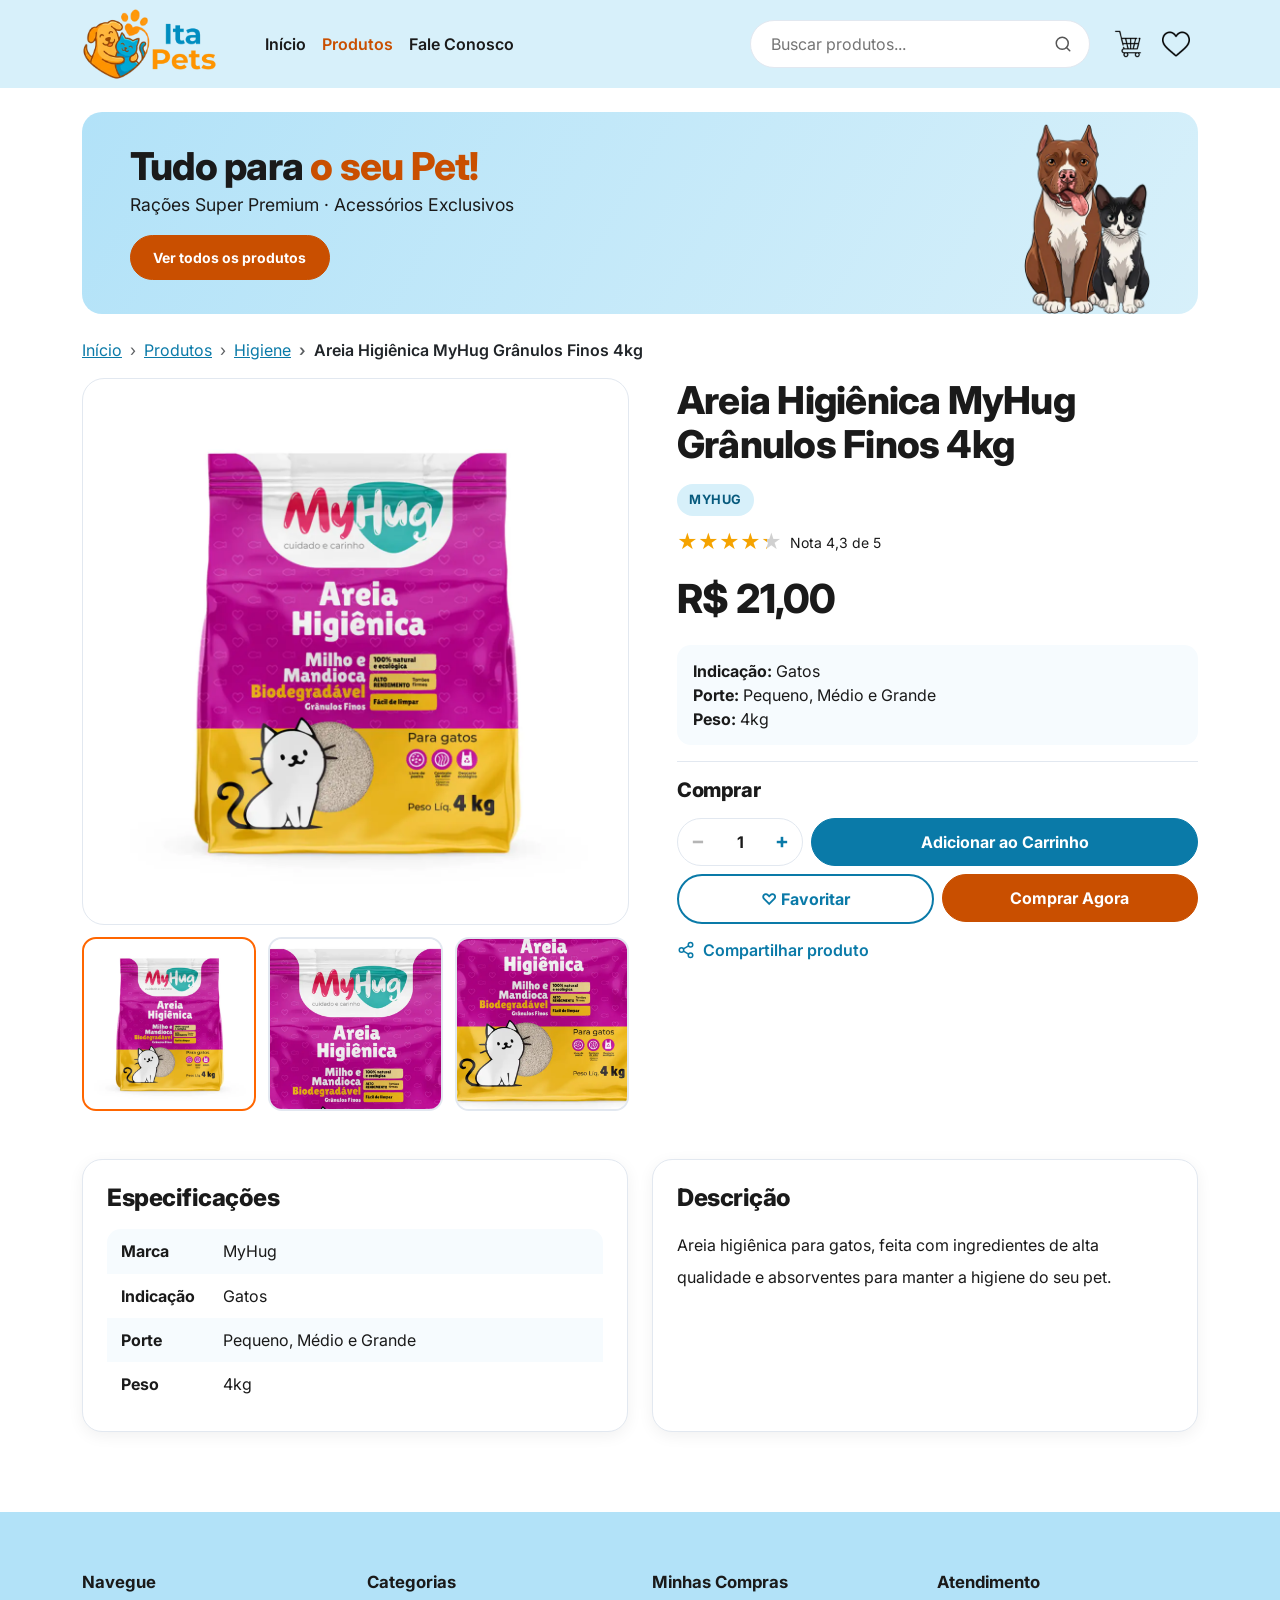
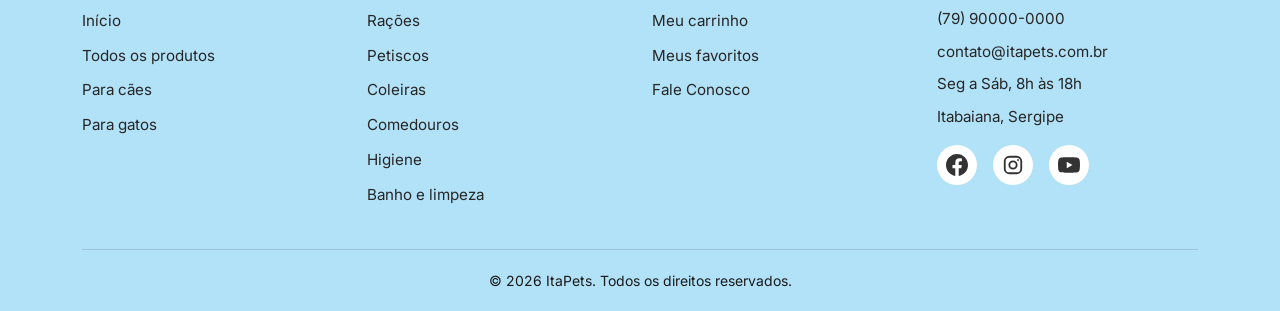
<file: produtos/areia-higienica-myhug-granulos-finos-4kg.html>
<!DOCTYPE html>
<html lang="pt-BR">

<head>
  <meta charset="utf-8">
  <meta name="viewport" content="width=device-width, initial-scale=1">
  <title>Areia Higiênica MyHug Grânulos Finos 4kg — ItaPets</title>
  <meta name="description"
    content="Areia higiênica para gatos, feita com ingredientes de alta qualidade e absorventes para manter a higiene do seu pet.">
  <link rel="canonical" href="https://jmatheus-dev.github.io/ItaPets/produtos/areia-higienica-myhug-granulos-finos-4kg.html">
  <meta property="og:type" content="website">
  <meta property="og:site_name" content="ItaPets">
  <meta property="og:locale" content="pt_BR">
  <meta property="og:title" content="Areia Higiênica MyHug Grânulos Finos 4kg — ItaPets">
  <meta property="og:description" content="Areia higiênica para gatos, feita com ingredientes de alta qualidade e absorventes para manter a higiene do seu pet.">
  <meta property="og:url" content="https://jmatheus-dev.github.io/ItaPets/produtos/areia-higienica-myhug-granulos-finos-4kg.html">
  <meta property="og:image" content="https://jmatheus-dev.github.io/ItaPets/imagens/produtos/areia-higienica-myhug-granulos-finos-4kg.webp">
  <meta name="twitter:card" content="summary">
  <meta name="theme-color" content="#d7f0fa">
  <link rel="icon" href="../imagens/favicon/icone-site.ico" sizes="16x16 32x32 48x48">
  <link rel="icon" type="image/png" href="../imagens/favicon/icone-192.png" sizes="192x192">
  <link rel="apple-touch-icon" href="../imagens/favicon/apple-touch-icon.png">
  <link rel="preconnect" href="https://fonts.googleapis.com">
  <link rel="preconnect" href="https://fonts.gstatic.com" crossorigin>
  <link rel="stylesheet" href="https://fonts.googleapis.com/css2?family=Inter:wght@400;600;700;800&amp;display=swap">
  <link rel="stylesheet" href="https://cdn.jsdelivr.net/npm/bootstrap@5.3.3/dist/css/bootstrap.min.css"
    integrity="sha384-QWTKZyjpPEjISv5WaRU9OFeRpok6YctnYmDr5pNlyT2bRjXh0JMhjY6hW+ALEwIH" crossorigin="anonymous">
  <link rel="stylesheet" href="../css/style.css">
  <script src="https://cdn.jsdelivr.net/npm/bootstrap@5.3.3/dist/js/bootstrap.bundle.min.js"
    integrity="sha384-YvpcrYf0tY3lHB60NNkmXc5s9fDVZLESaAA55NDzOxhy9GkcIdslK1eN7N6jIeHz" crossorigin="anonymous"
    defer></script>
  <script src="../js/main.js" defer></script>
</head>

<body>
  <a class="u-pular-conteudo" href="#conteudo">Pular para o conteúdo</a>

  <header class="cabecalho sticky-top navbar navbar-expand-lg align-items-start py-2">
    <nav class="container-xl" aria-label="Menu principal">
      <a class="navbar-brand cabecalho__marca py-0" href="../index.html"><img src="../imagens/logo-itapets.webp"
          alt="ItaPets — página inicial"></a>
      <a class="cabecalho__icone ms-auto order-lg-last" data-abrir="carrinho" href="#comprar"><img
          src="../imagens/icones/carrinho-compras.webp" alt="Carrinho de compras"></a>
      <a class="cabecalho__icone ms-1 order-lg-last" data-abrir="favoritos" href="#comprar"><img src="../imagens/icones/favoritos.webp"
          alt="Favoritos"></a>
      <button class="navbar-toggler ms-2" type="button" data-bs-toggle="collapse" data-bs-target=".cabecalho__menu"
        aria-controls="menu-principal busca-principal" aria-expanded="false" aria-label="Abrir menu">
        <span class="navbar-toggler-icon"></span>
      </button>
      <ul class="cabecalho__menu navbar-nav collapse navbar-collapse align-items-stretch ms-lg-4 py-3 py-lg-0"
        id="menu-principal">
        <li class="nav-item">
          <a class="nav-link" href="../index.html">Início</a>
        </li>
        <li class="nav-item">
          <a class="nav-link active" href="../produtos.html">Produtos</a>
        </li>
        <li class="nav-item">
          <a class="nav-link" href="../contato.html">Fale Conosco</a>
        </li>
      </ul>
      <form class="cabecalho__menu busca collapse navbar-collapse mb-3 mb-lg-0 me-lg-3" id="busca-principal"
        role="search" action="../produtos.html">
        <input class="busca__campo" type="search" name="busca" placeholder="Buscar produtos..."
          aria-label="Buscar produtos">
        <button class="busca__botao" type="submit" aria-label="Buscar">
          <svg width="18" height="18" viewBox="0 0 24 24" fill="none" stroke="currentColor" stroke-width="2"
            stroke-linecap="round" aria-hidden="true">
            <circle cx="11" cy="11" r="8" />
            <line x1="21" y1="21" x2="16.65" y2="16.65" />
          </svg>
        </button>
      </form>
    </nav>
  </header>

  <main id="conteudo" tabindex="-1" class="container-xl pt-3 pt-md-4">
    <aside class="banner" aria-label="Destaque da loja">
      <p class="banner__texto">
        <strong class="banner__titulo">Tudo para <span class="banner__destaque">o seu Pet!</span></strong>
        <span class="banner__subtitulo">Rações Super Premium · Acessórios Exclusivos</span>
        <a class="btn btn--laranja btn-sm mt-3 d-none d-sm-inline-block" href="../produtos.html">Ver todos os
          produtos</a>
      </p>
      <img class="banner__imagem" src="../imagens/banner-pets.webp" alt="">
    </aside>

    <nav class="mt-4" aria-label="Você está em">
      <ol class="breadcrumb small">
        <li class="breadcrumb-item"><a href="../index.html">Início</a></li>
        <li class="breadcrumb-item"><a href="../produtos.html">Produtos</a></li>
        <li class="breadcrumb-item"><a href="../produtos.html#higiene">Higiene</a></li>
        <li class="breadcrumb-item active fw-semibold text-body" aria-current="page">
          Areia Higiênica MyHug Grânulos Finos 4kg
        </li>
      </ol>
    </nav>

    <article class="produto" aria-labelledby="produto-titulo">
      <h1 class="produto__titulo" id="produto-titulo">Areia Higiênica MyHug Grânulos Finos 4kg</h1>

      <fieldset class="produto__galeria galeria">
        <legend class="visually-hidden">Fotos do produto</legend>
        <figure class="galeria__principal">
          <img src="../imagens/produtos/areia-higienica-myhug-granulos-finos-4kg.webp"
            alt="Pacote de areia higiênica MyHug de milho e mandioca" fetchpriority="high">
        </figure>
        <input type="radio" class="btn-check" name="vista" id="vista-1" checked>
        <label class="galeria__miniatura" for="vista-1">
          <img src="../imagens/produtos/areia-higienica-myhug-granulos-finos-4kg.webp" alt=""><span
            class="visually-hidden">Ver foto inteira</span>
        </label>
        <input type="radio" class="btn-check" name="vista" id="vista-2">
        <label class="galeria__miniatura galeria__miniatura--topo" for="vista-2">
          <img src="../imagens/produtos/areia-higienica-myhug-granulos-finos-4kg.webp" alt=""><span
            class="visually-hidden">Ver detalhe de cima</span>
        </label>
        <input type="radio" class="btn-check" name="vista" id="vista-3">
        <label class="galeria__miniatura galeria__miniatura--base" for="vista-3">
          <img src="../imagens/produtos/areia-higienica-myhug-granulos-finos-4kg.webp" alt=""><span
            class="visually-hidden">Ver detalhe de baixo</span>
        </label>
      </fieldset>

      <form class="produto__info d-flex flex-column gap-3" id="comprar" aria-labelledby="comprar-titulo">
        <p class="produto__marca align-self-start mb-0">MyHug</p>
        <p class="d-flex align-items-center gap-2 mb-0 small">
          <span class="estrelas estrelas--grande" style="--nota: 4.3" aria-hidden="true"></span>Nota 4,3 de 5
        </p>
        <p class="produto__preco mb-0">R$ 21,00</p>
        <ul class="produto__resumo u-lista-limpa">
          <li><strong>Indicação:</strong> Gatos</li>
          <li><strong>Porte:</strong> Pequeno, Médio e Grande</li>
          <li><strong>Peso:</strong> 4kg</li>
        </ul>
        <fieldset class="border-top pt-3">
          <legend class="h5 mb-3" id="comprar-titulo">Comprar</legend>
          <p class="d-flex gap-2 mb-2">
            <label class="visually-hidden" for="quantidade">Quantidade</label>
            <input class="form-control produto__quantidade" type="number" id="quantidade" name="quantidade" min="1"
              max="20" value="1">
            <input type="checkbox" class="btn-check" id="add-carrinho">
            <label class="btn btn--azul flex-grow-1" for="add-carrinho"><span class="u-texto-inativo">Adicionar ao
                Carrinho</span><span class="u-texto-ativo">Adicionado ✓</span></label>
          </p>
          <p class="produto__acoes mb-0">
            <input type="checkbox" class="btn-check" id="favoritar">
            <label class="btn btn--contorno w-100" for="favoritar"><span class="u-texto-inativo">♡
                Favoritar</span><span class="u-texto-ativo">♥ Favoritado</span></label>
            <button class="btn btn--laranja w-100" type="button">Comprar Agora</button>
          </p>
        </fieldset>
      </form>

      <section class="produto__detalhes" aria-label="Detalhes do produto">
        <section class="u-cartao p-4">
          <h2 class="h4 mb-3">Especificações</h2>
          <dl class="ficha">
            <dt class="ficha__termo">Marca</dt>
            <dd class="ficha__valor">MyHug</dd>
            <dt class="ficha__termo">Indicação</dt>
            <dd class="ficha__valor">Gatos</dd>
            <dt class="ficha__termo">Porte</dt>
            <dd class="ficha__valor">Pequeno, Médio e Grande</dd>
            <dt class="ficha__termo">Peso</dt>
            <dd class="ficha__valor">4kg</dd>
          </dl>
        </section>
        <section class="u-cartao p-4">
          <h2 class="h4 mb-3">Descrição</h2>
          <p class="mb-0 lh-lg">
            Areia higiênica para gatos, feita com ingredientes de alta qualidade e absorventes para manter a higiene
            do seu pet.
          </p>
        </section>
      </section>
    </article>
  </main>

  <footer class="rodape container-xl">
    <nav class="rodape__nav" aria-label="Links do rodapé">
      <section>
        <h2 class="rodape__titulo">Navegue</h2>
        <ul class="u-lista-limpa">
          <li class="rodape__item">
            <a class="rodape__link" href="../index.html">Início</a>
          </li>
          <li class="rodape__item">
            <a class="rodape__link" href="../produtos.html">Todos os produtos</a>
          </li>
          <li class="rodape__item">
            <a class="rodape__link" href="../produtos.html#caes">Para cães</a>
          </li>
          <li class="rodape__item">
            <a class="rodape__link" href="../produtos.html#gatos">Para gatos</a>
          </li>
        </ul>
      </section>
      <section>
        <h2 class="rodape__titulo">Categorias</h2>
        <ul class="u-lista-limpa">
          <li class="rodape__item">
            <a class="rodape__link" href="../produtos.html#racoes">Rações</a>
          </li>
          <li class="rodape__item">
            <a class="rodape__link" href="../produtos.html#petiscos">Petiscos</a>
          </li>
          <li class="rodape__item">
            <a class="rodape__link" href="../produtos.html#coleiras">Coleiras</a>
          </li>
          <li class="rodape__item">
            <a class="rodape__link" href="../produtos.html#comedouros">Comedouros</a>
          </li>
          <li class="rodape__item">
            <a class="rodape__link" href="../produtos.html#higiene">Higiene</a>
          </li>
          <li class="rodape__item">
            <a class="rodape__link" href="../produtos.html#limpeza">Banho e limpeza</a>
          </li>
        </ul>
      </section>
      <section>
        <h2 class="rodape__titulo">Minhas Compras</h2>
        <ul class="u-lista-limpa">
          <li class="rodape__item">
            <a class="rodape__link" href="../produtos.html" data-abrir="carrinho">Meu carrinho</a>
          </li>
          <li class="rodape__item">
            <a class="rodape__link" href="../produtos.html" data-abrir="favoritos">Meus favoritos</a>
          </li>
          <li class="rodape__item">
            <a class="rodape__link" href="../contato.html">Fale Conosco</a>
          </li>
        </ul>
      </section>
      <section>
        <h2 class="rodape__titulo">Atendimento</h2>
        <address class="rodape__contato">
          <a class="rodape__link" href="tel:+5579900000000">(79) 90000-0000</a>
          <a class="rodape__link text-break" href="mailto:contato@itapets.com.br">contato@itapets.com.br</a>
          <span>Seg a Sáb, 8h às 18h</span>
          <span>Itabaiana, Sergipe</span>
        </address>
        <ul class="d-flex gap-3 mt-3 u-lista-limpa">
          <li><a class="rodape__social" href="https://www.facebook.com/" aria-label="Facebook"><svg width="22"
                height="22" viewBox="0 0 24 24" fill="currentColor" aria-hidden="true">
                <path
                  d="M24 12.073c0-6.627-5.373-12-12-12s-12 5.373-12 12c0 5.99 4.388 10.954 10.125 11.854v-8.385H7.078v-3.47h3.047V9.43c0-3.007 1.792-4.669 4.533-4.669 1.312 0 2.686.235 2.686.235v2.953H15.83c-1.491 0-1.956.925-1.956 1.874v2.25h3.328l-.532 3.47h-2.796v8.385C19.612 23.027 24 18.062 24 12.073z" />
              </svg></a></li>
          <li><a class="rodape__social" href="https://www.instagram.com/" aria-label="Instagram"><svg width="22"
                height="22" viewBox="0 0 24 24" fill="none" stroke="currentColor" stroke-width="2" aria-hidden="true">
                <rect x="3" y="3" width="18" height="18" rx="5" />
                <circle cx="12" cy="12" r="4" />
                <circle cx="17.5" cy="6.5" r="1" fill="currentColor" stroke="none" />
              </svg></a></li>
          <li><a class="rodape__social" href="https://www.youtube.com/" aria-label="YouTube"><svg width="22" height="22"
                viewBox="0 0 24 24" fill="currentColor" aria-hidden="true">
                <path
                  d="M23.498 6.186a3.016 3.016 0 0 0-2.122-2.136C19.505 3.545 12 3.545 12 3.545s-7.505 0-9.377.505A3.017 3.017 0 0 0 .502 6.186C0 8.07 0 12 0 12s0 3.93.502 5.814a3.016 3.016 0 0 0 2.122 2.136c1.871.505 9.376.505 9.376.505s7.505 0 9.377-.505a3.015 3.015 0 0 0 2.122-2.136C24 15.93 24 12 24 12s0-3.93-.502-5.814zM9.545 15.568V8.432L15.818 12l-6.273 3.568z" />
              </svg></a></li>
        </ul>
      </section>
    </nav>
    <p class="rodape__base mb-0">
      &copy; <span data-ano>2026</span> ItaPets. Todos os direitos reservados.
    </p>
  </footer>
</body>

</html>
</file>
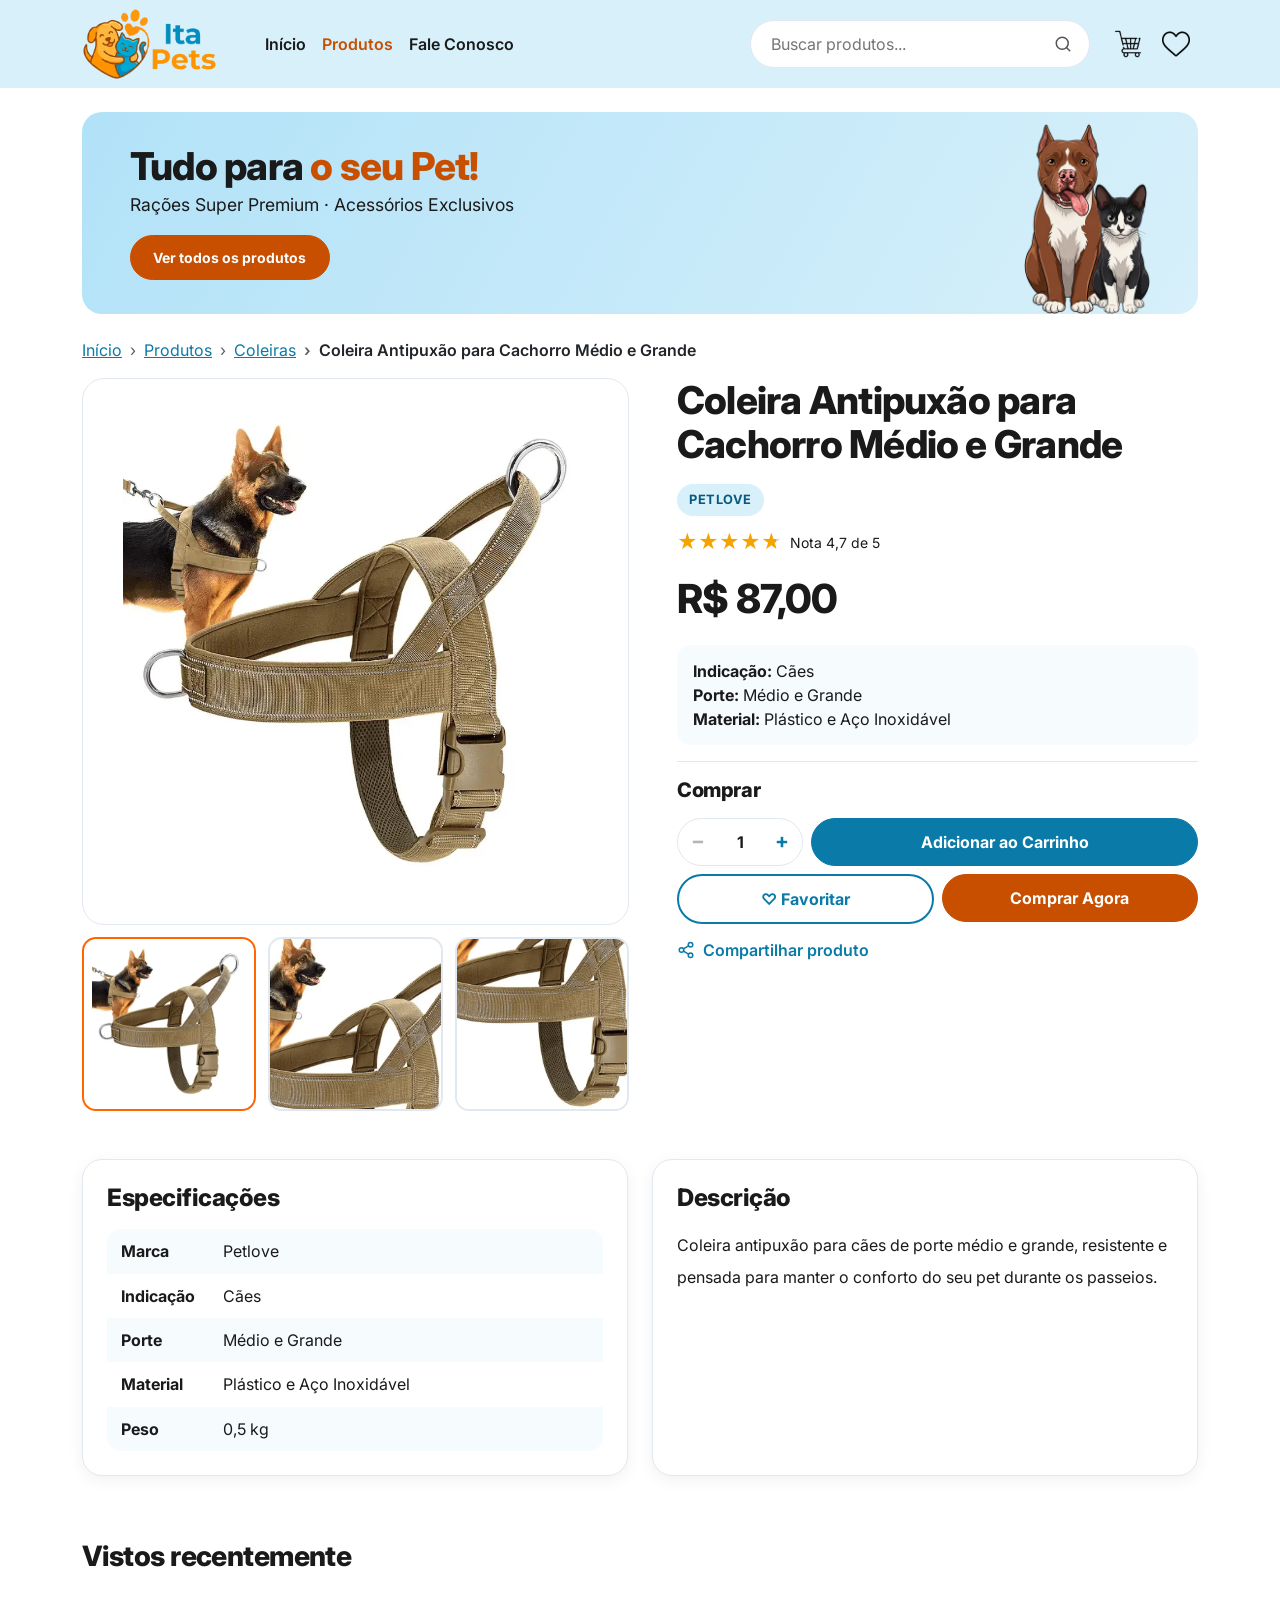
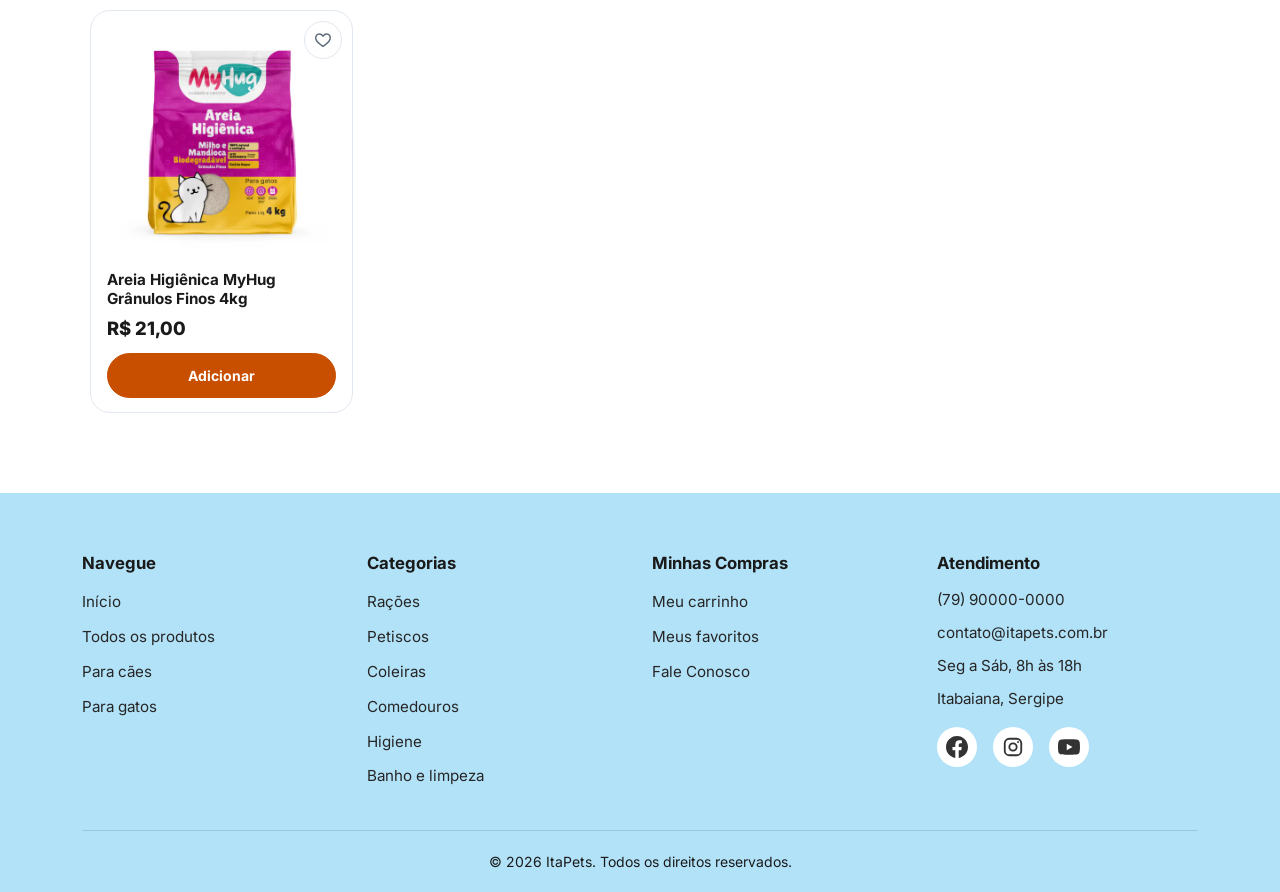
<file: produtos/coleira-antipuxao-cachorro-medio-grande.html>
<!DOCTYPE html>
<html lang="pt-BR">

<head>
  <meta charset="utf-8">
  <meta name="viewport" content="width=device-width, initial-scale=1">
  <title>Coleira Antipuxão para Cachorro Médio e Grande — ItaPets</title>
  <meta name="description"
    content="Coleira antipuxão para cães de porte médio e grande, resistente e pensada para manter o conforto do seu pet durante os passeios.">
  <link rel="canonical" href="https://jmatheus-dev.github.io/ItaPets/produtos/coleira-antipuxao-cachorro-medio-grande.html">
  <meta property="og:type" content="website">
  <meta property="og:site_name" content="ItaPets">
  <meta property="og:locale" content="pt_BR">
  <meta property="og:title" content="Coleira Antipuxão para Cachorro Médio e Grande — ItaPets">
  <meta property="og:description" content="Coleira antipuxão para cães de porte médio e grande, resistente e pensada para manter o conforto do seu pet durante os passeios.">
  <meta property="og:url" content="https://jmatheus-dev.github.io/ItaPets/produtos/coleira-antipuxao-cachorro-medio-grande.html">
  <meta property="og:image" content="https://jmatheus-dev.github.io/ItaPets/imagens/produtos/coleira-antipuxao-cachorro-medio-grande.webp">
  <meta name="twitter:card" content="summary">
  <meta name="theme-color" content="#d7f0fa">
  <link rel="icon" href="../imagens/favicon/icone-site.ico" sizes="16x16 32x32 48x48">
  <link rel="icon" type="image/png" href="../imagens/favicon/icone-192.png" sizes="192x192">
  <link rel="apple-touch-icon" href="../imagens/favicon/apple-touch-icon.png">
  <link rel="preconnect" href="https://fonts.googleapis.com">
  <link rel="preconnect" href="https://fonts.gstatic.com" crossorigin>
  <link rel="stylesheet" href="https://fonts.googleapis.com/css2?family=Inter:wght@400;600;700;800&amp;display=swap">
  <link rel="stylesheet" href="https://cdn.jsdelivr.net/npm/bootstrap@5.3.3/dist/css/bootstrap.min.css"
    integrity="sha384-QWTKZyjpPEjISv5WaRU9OFeRpok6YctnYmDr5pNlyT2bRjXh0JMhjY6hW+ALEwIH" crossorigin="anonymous">
  <link rel="stylesheet" href="../css/style.css">
  <script src="https://cdn.jsdelivr.net/npm/bootstrap@5.3.3/dist/js/bootstrap.bundle.min.js"
    integrity="sha384-YvpcrYf0tY3lHB60NNkmXc5s9fDVZLESaAA55NDzOxhy9GkcIdslK1eN7N6jIeHz" crossorigin="anonymous"
    defer></script>
  <script src="../js/main.js" defer></script>
</head>

<body>
  <a class="u-pular-conteudo" href="#conteudo">Pular para o conteúdo</a>

  <header class="cabecalho sticky-top navbar navbar-expand-lg align-items-start py-2">
    <nav class="container-xl" aria-label="Menu principal">
      <a class="navbar-brand cabecalho__marca py-0" href="../index.html"><img src="../imagens/logo-itapets.webp"
          alt="ItaPets — página inicial"></a>
      <a class="cabecalho__icone ms-auto order-lg-last" data-abrir="carrinho" href="#comprar"><img
          src="../imagens/icones/carrinho-compras.webp" alt="Carrinho de compras"></a>
      <a class="cabecalho__icone ms-1 order-lg-last" data-abrir="favoritos" href="#comprar"><img src="../imagens/icones/favoritos.webp"
          alt="Favoritos"></a>
      <button class="navbar-toggler ms-2" type="button" data-bs-toggle="collapse" data-bs-target=".cabecalho__menu"
        aria-controls="menu-principal busca-principal" aria-expanded="false" aria-label="Abrir menu">
        <span class="navbar-toggler-icon"></span>
      </button>
      <ul class="cabecalho__menu navbar-nav collapse navbar-collapse align-items-stretch ms-lg-4 py-3 py-lg-0"
        id="menu-principal">
        <li class="nav-item">
          <a class="nav-link" href="../index.html">Início</a>
        </li>
        <li class="nav-item">
          <a class="nav-link active" href="../produtos.html">Produtos</a>
        </li>
        <li class="nav-item">
          <a class="nav-link" href="../contato.html">Fale Conosco</a>
        </li>
      </ul>
      <form class="cabecalho__menu busca collapse navbar-collapse mb-3 mb-lg-0 me-lg-3" id="busca-principal"
        role="search" action="../produtos.html">
        <input class="busca__campo" type="search" name="busca" placeholder="Buscar produtos..."
          aria-label="Buscar produtos">
        <button class="busca__botao" type="submit" aria-label="Buscar">
          <svg width="18" height="18" viewBox="0 0 24 24" fill="none" stroke="currentColor" stroke-width="2"
            stroke-linecap="round" aria-hidden="true">
            <circle cx="11" cy="11" r="8" />
            <line x1="21" y1="21" x2="16.65" y2="16.65" />
          </svg>
        </button>
      </form>
    </nav>
  </header>

  <main id="conteudo" tabindex="-1" class="container-xl pt-3 pt-md-4">
    <aside class="banner" aria-label="Destaque da loja">
      <p class="banner__texto">
        <strong class="banner__titulo">Tudo para <span class="banner__destaque">o seu Pet!</span></strong>
        <span class="banner__subtitulo">Rações Super Premium · Acessórios Exclusivos</span>
        <a class="btn btn--laranja btn-sm mt-3 d-none d-sm-inline-block" href="../produtos.html">Ver todos os
          produtos</a>
      </p>
      <img class="banner__imagem" src="../imagens/banner-pets.webp" alt="">
    </aside>

    <nav class="mt-4" aria-label="Você está em">
      <ol class="breadcrumb small">
        <li class="breadcrumb-item"><a href="../index.html">Início</a></li>
        <li class="breadcrumb-item"><a href="../produtos.html">Produtos</a></li>
        <li class="breadcrumb-item"><a href="../produtos.html#coleiras">Coleiras</a></li>
        <li class="breadcrumb-item active fw-semibold text-body" aria-current="page">
          Coleira Antipuxão para Cachorro Médio e Grande
        </li>
      </ol>
    </nav>

    <article class="produto" aria-labelledby="produto-titulo">
      <h1 class="produto__titulo" id="produto-titulo">Coleira Antipuxão para Cachorro Médio e Grande</h1>

      <fieldset class="produto__galeria galeria">
        <legend class="visually-hidden">Fotos do produto</legend>
        <figure class="galeria__principal">
          <img src="../imagens/produtos/coleira-antipuxao-cachorro-medio-grande.webp"
            alt="Coleira antipuxão Petlove na cor caqui para cachorro" fetchpriority="high">
        </figure>
        <input type="radio" class="btn-check" name="vista" id="vista-1" checked>
        <label class="galeria__miniatura" for="vista-1">
          <img src="../imagens/produtos/coleira-antipuxao-cachorro-medio-grande.webp" alt=""><span
            class="visually-hidden">Ver foto inteira</span>
        </label>
        <input type="radio" class="btn-check" name="vista" id="vista-2">
        <label class="galeria__miniatura galeria__miniatura--topo" for="vista-2">
          <img src="../imagens/produtos/coleira-antipuxao-cachorro-medio-grande.webp" alt=""><span
            class="visually-hidden">Ver detalhe de cima</span>
        </label>
        <input type="radio" class="btn-check" name="vista" id="vista-3">
        <label class="galeria__miniatura galeria__miniatura--base" for="vista-3">
          <img src="../imagens/produtos/coleira-antipuxao-cachorro-medio-grande.webp" alt=""><span
            class="visually-hidden">Ver detalhe de baixo</span>
        </label>
      </fieldset>

      <form class="produto__info d-flex flex-column gap-3" id="comprar" aria-labelledby="comprar-titulo">
        <p class="produto__marca align-self-start mb-0">Petlove</p>
        <p class="d-flex align-items-center gap-2 mb-0 small">
          <span class="estrelas estrelas--grande" style="--nota: 4.7" aria-hidden="true"></span>Nota 4,7 de 5
        </p>
        <p class="produto__preco mb-0">R$ 87,00</p>
        <ul class="produto__resumo u-lista-limpa">
          <li><strong>Indicação:</strong> Cães</li>
          <li><strong>Porte:</strong> Médio e Grande</li>
          <li><strong>Material:</strong> Plástico e Aço Inoxidável</li>
        </ul>
        <fieldset class="border-top pt-3">
          <legend class="h5 mb-3" id="comprar-titulo">Comprar</legend>
          <p class="d-flex gap-2 mb-2">
            <label class="visually-hidden" for="quantidade">Quantidade</label>
            <input class="form-control produto__quantidade" type="number" id="quantidade" name="quantidade" min="1"
              max="20" value="1">
            <input type="checkbox" class="btn-check" id="add-carrinho">
            <label class="btn btn--azul flex-grow-1" for="add-carrinho"><span class="u-texto-inativo">Adicionar ao
                Carrinho</span><span class="u-texto-ativo">Adicionado ✓</span></label>
          </p>
          <p class="produto__acoes mb-0">
            <input type="checkbox" class="btn-check" id="favoritar">
            <label class="btn btn--contorno w-100" for="favoritar"><span class="u-texto-inativo">♡
                Favoritar</span><span class="u-texto-ativo">♥ Favoritado</span></label>
            <button class="btn btn--laranja w-100" type="button">Comprar Agora</button>
          </p>
        </fieldset>
      </form>

      <section class="produto__detalhes" aria-label="Detalhes do produto">
        <section class="u-cartao p-4">
          <h2 class="h4 mb-3">Especificações</h2>
          <dl class="ficha">
            <dt class="ficha__termo">Marca</dt>
            <dd class="ficha__valor">Petlove</dd>
            <dt class="ficha__termo">Indicação</dt>
            <dd class="ficha__valor">Cães</dd>
            <dt class="ficha__termo">Porte</dt>
            <dd class="ficha__valor">Médio e Grande</dd>
            <dt class="ficha__termo">Material</dt>
            <dd class="ficha__valor">Plástico e Aço Inoxidável</dd>
            <dt class="ficha__termo">Peso</dt>
            <dd class="ficha__valor">0,5 kg</dd>
          </dl>
        </section>
        <section class="u-cartao p-4">
          <h2 class="h4 mb-3">Descrição</h2>
          <p class="mb-0 lh-lg">
            Coleira antipuxão para cães de porte médio e grande, resistente e pensada para manter o conforto do seu
            pet durante os passeios.
          </p>
        </section>
      </section>
    </article>
  </main>

  <footer class="rodape container-xl">
    <nav class="rodape__nav" aria-label="Links do rodapé">
      <section>
        <h2 class="rodape__titulo">Navegue</h2>
        <ul class="u-lista-limpa">
          <li class="rodape__item">
            <a class="rodape__link" href="../index.html">Início</a>
          </li>
          <li class="rodape__item">
            <a class="rodape__link" href="../produtos.html">Todos os produtos</a>
          </li>
          <li class="rodape__item">
            <a class="rodape__link" href="../produtos.html#caes">Para cães</a>
          </li>
          <li class="rodape__item">
            <a class="rodape__link" href="../produtos.html#gatos">Para gatos</a>
          </li>
        </ul>
      </section>
      <section>
        <h2 class="rodape__titulo">Categorias</h2>
        <ul class="u-lista-limpa">
          <li class="rodape__item">
            <a class="rodape__link" href="../produtos.html#racoes">Rações</a>
          </li>
          <li class="rodape__item">
            <a class="rodape__link" href="../produtos.html#petiscos">Petiscos</a>
          </li>
          <li class="rodape__item">
            <a class="rodape__link" href="../produtos.html#coleiras">Coleiras</a>
          </li>
          <li class="rodape__item">
            <a class="rodape__link" href="../produtos.html#comedouros">Comedouros</a>
          </li>
          <li class="rodape__item">
            <a class="rodape__link" href="../produtos.html#higiene">Higiene</a>
          </li>
          <li class="rodape__item">
            <a class="rodape__link" href="../produtos.html#limpeza">Banho e limpeza</a>
          </li>
        </ul>
      </section>
      <section>
        <h2 class="rodape__titulo">Minhas Compras</h2>
        <ul class="u-lista-limpa">
          <li class="rodape__item">
            <a class="rodape__link" href="../produtos.html" data-abrir="carrinho">Meu carrinho</a>
          </li>
          <li class="rodape__item">
            <a class="rodape__link" href="../produtos.html" data-abrir="favoritos">Meus favoritos</a>
          </li>
          <li class="rodape__item">
            <a class="rodape__link" href="../contato.html">Fale Conosco</a>
          </li>
        </ul>
      </section>
      <section>
        <h2 class="rodape__titulo">Atendimento</h2>
        <address class="rodape__contato">
          <a class="rodape__link" href="tel:+5579900000000">(79) 90000-0000</a>
          <a class="rodape__link text-break" href="mailto:contato@itapets.com.br">contato@itapets.com.br</a>
          <span>Seg a Sáb, 8h às 18h</span>
          <span>Itabaiana, Sergipe</span>
        </address>
        <ul class="d-flex gap-3 mt-3 u-lista-limpa">
          <li><a class="rodape__social" href="https://www.facebook.com/" aria-label="Facebook"><svg width="22"
                height="22" viewBox="0 0 24 24" fill="currentColor" aria-hidden="true">
                <path
                  d="M24 12.073c0-6.627-5.373-12-12-12s-12 5.373-12 12c0 5.99 4.388 10.954 10.125 11.854v-8.385H7.078v-3.47h3.047V9.43c0-3.007 1.792-4.669 4.533-4.669 1.312 0 2.686.235 2.686.235v2.953H15.83c-1.491 0-1.956.925-1.956 1.874v2.25h3.328l-.532 3.47h-2.796v8.385C19.612 23.027 24 18.062 24 12.073z" />
              </svg></a></li>
          <li><a class="rodape__social" href="https://www.instagram.com/" aria-label="Instagram"><svg width="22"
                height="22" viewBox="0 0 24 24" fill="none" stroke="currentColor" stroke-width="2" aria-hidden="true">
                <rect x="3" y="3" width="18" height="18" rx="5" />
                <circle cx="12" cy="12" r="4" />
                <circle cx="17.5" cy="6.5" r="1" fill="currentColor" stroke="none" />
              </svg></a></li>
          <li><a class="rodape__social" href="https://www.youtube.com/" aria-label="YouTube"><svg width="22" height="22"
                viewBox="0 0 24 24" fill="currentColor" aria-hidden="true">
                <path
                  d="M23.498 6.186a3.016 3.016 0 0 0-2.122-2.136C19.505 3.545 12 3.545 12 3.545s-7.505 0-9.377.505A3.017 3.017 0 0 0 .502 6.186C0 8.07 0 12 0 12s0 3.93.502 5.814a3.016 3.016 0 0 0 2.122 2.136c1.871.505 9.376.505 9.376.505s7.505 0 9.377-.505a3.015 3.015 0 0 0 2.122-2.136C24 15.93 24 12 24 12s0-3.93-.502-5.814zM9.545 15.568V8.432L15.818 12l-6.273 3.568z" />
              </svg></a></li>
        </ul>
      </section>
    </nav>
    <p class="rodape__base mb-0">
      &copy; <span data-ano>2026</span> ItaPets. Todos os direitos reservados.
    </p>
  </footer>
</body>

</html>
</file>
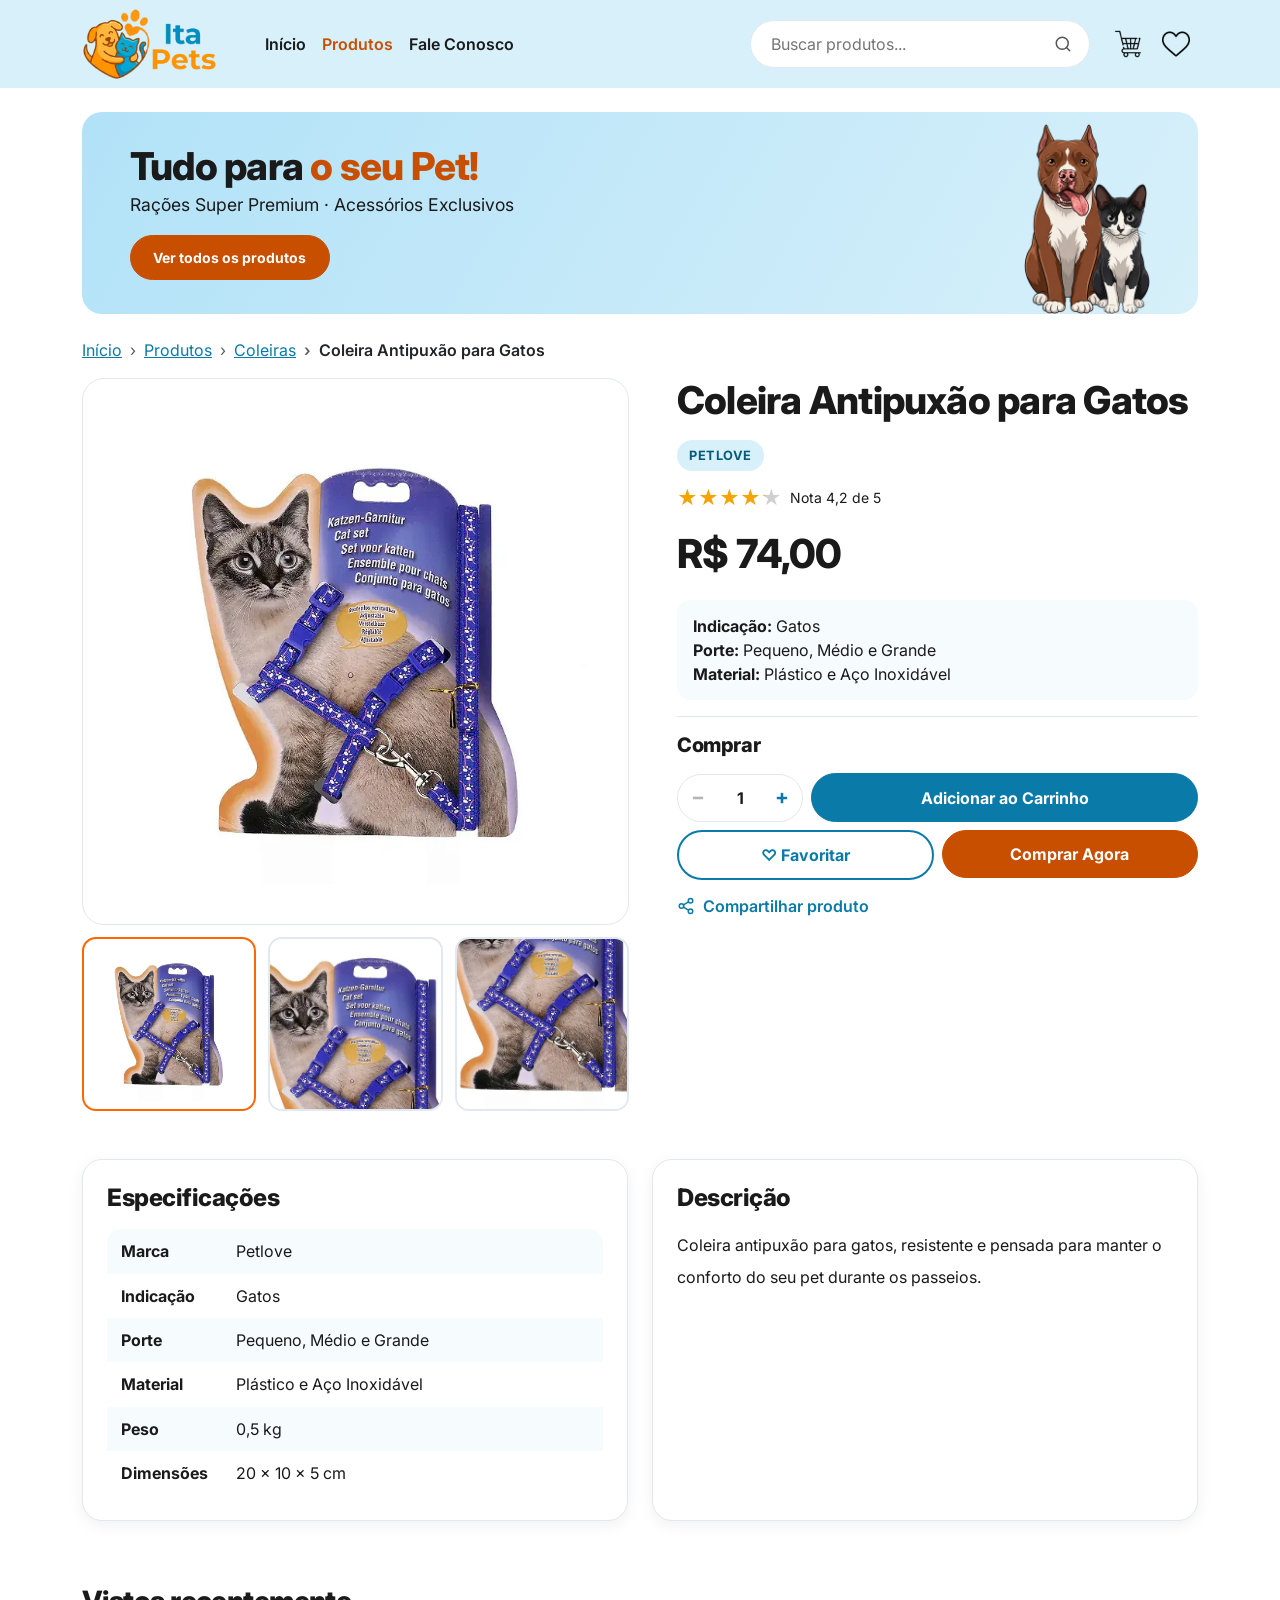
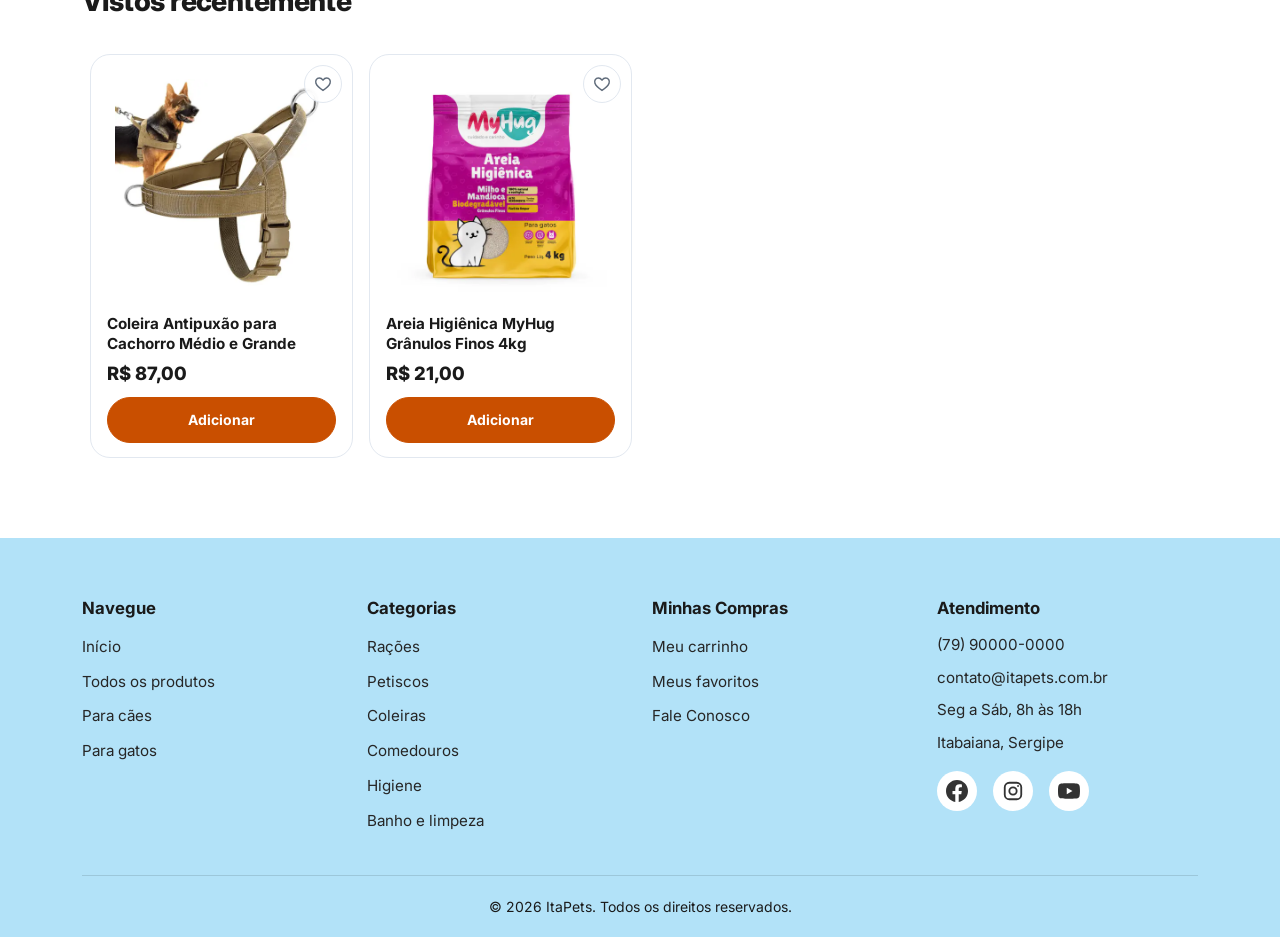
<file: produtos/coleira-antipuxao-gatos.html>
<!DOCTYPE html>
<html lang="pt-BR">

<head>
  <meta charset="utf-8">
  <meta name="viewport" content="width=device-width, initial-scale=1">
  <title>Coleira Antipuxão para Gatos — ItaPets</title>
  <meta name="description"
    content="Coleira antipuxão para gatos, resistente e pensada para manter o conforto do seu pet durante os passeios.">
  <link rel="canonical" href="https://jmatheus-dev.github.io/ItaPets/produtos/coleira-antipuxao-gatos.html">
  <meta property="og:type" content="website">
  <meta property="og:site_name" content="ItaPets">
  <meta property="og:locale" content="pt_BR">
  <meta property="og:title" content="Coleira Antipuxão para Gatos — ItaPets">
  <meta property="og:description" content="Coleira antipuxão para gatos, resistente e pensada para manter o conforto do seu pet durante os passeios.">
  <meta property="og:url" content="https://jmatheus-dev.github.io/ItaPets/produtos/coleira-antipuxao-gatos.html">
  <meta property="og:image" content="https://jmatheus-dev.github.io/ItaPets/imagens/produtos/coleira-antipuxao-gatos.webp">
  <meta name="twitter:card" content="summary">
  <meta name="theme-color" content="#d7f0fa">
  <link rel="icon" href="../imagens/favicon/icone-site.ico" sizes="16x16 32x32 48x48">
  <link rel="icon" type="image/png" href="../imagens/favicon/icone-192.png" sizes="192x192">
  <link rel="apple-touch-icon" href="../imagens/favicon/apple-touch-icon.png">
  <link rel="preconnect" href="https://fonts.googleapis.com">
  <link rel="preconnect" href="https://fonts.gstatic.com" crossorigin>
  <link rel="stylesheet" href="https://fonts.googleapis.com/css2?family=Inter:wght@400;600;700;800&amp;display=swap">
  <link rel="stylesheet" href="https://cdn.jsdelivr.net/npm/bootstrap@5.3.3/dist/css/bootstrap.min.css"
    integrity="sha384-QWTKZyjpPEjISv5WaRU9OFeRpok6YctnYmDr5pNlyT2bRjXh0JMhjY6hW+ALEwIH" crossorigin="anonymous">
  <link rel="stylesheet" href="../css/style.css">
  <script src="https://cdn.jsdelivr.net/npm/bootstrap@5.3.3/dist/js/bootstrap.bundle.min.js"
    integrity="sha384-YvpcrYf0tY3lHB60NNkmXc5s9fDVZLESaAA55NDzOxhy9GkcIdslK1eN7N6jIeHz" crossorigin="anonymous"
    defer></script>
  <script src="../js/main.js" defer></script>
</head>

<body>
  <a class="u-pular-conteudo" href="#conteudo">Pular para o conteúdo</a>

  <header class="cabecalho sticky-top navbar navbar-expand-lg align-items-start py-2">
    <nav class="container-xl" aria-label="Menu principal">
      <a class="navbar-brand cabecalho__marca py-0" href="../index.html"><img src="../imagens/logo-itapets.webp"
          alt="ItaPets — página inicial"></a>
      <a class="cabecalho__icone ms-auto order-lg-last" data-abrir="carrinho" href="#comprar"><img
          src="../imagens/icones/carrinho-compras.webp" alt="Carrinho de compras"></a>
      <a class="cabecalho__icone ms-1 order-lg-last" data-abrir="favoritos" href="#comprar"><img src="../imagens/icones/favoritos.webp"
          alt="Favoritos"></a>
      <button class="navbar-toggler ms-2" type="button" data-bs-toggle="collapse" data-bs-target=".cabecalho__menu"
        aria-controls="menu-principal busca-principal" aria-expanded="false" aria-label="Abrir menu">
        <span class="navbar-toggler-icon"></span>
      </button>
      <ul class="cabecalho__menu navbar-nav collapse navbar-collapse align-items-stretch ms-lg-4 py-3 py-lg-0"
        id="menu-principal">
        <li class="nav-item">
          <a class="nav-link" href="../index.html">Início</a>
        </li>
        <li class="nav-item">
          <a class="nav-link active" href="../produtos.html">Produtos</a>
        </li>
        <li class="nav-item">
          <a class="nav-link" href="../contato.html">Fale Conosco</a>
        </li>
      </ul>
      <form class="cabecalho__menu busca collapse navbar-collapse mb-3 mb-lg-0 me-lg-3" id="busca-principal"
        role="search" action="../produtos.html">
        <input class="busca__campo" type="search" name="busca" placeholder="Buscar produtos..."
          aria-label="Buscar produtos">
        <button class="busca__botao" type="submit" aria-label="Buscar">
          <svg width="18" height="18" viewBox="0 0 24 24" fill="none" stroke="currentColor" stroke-width="2"
            stroke-linecap="round" aria-hidden="true">
            <circle cx="11" cy="11" r="8" />
            <line x1="21" y1="21" x2="16.65" y2="16.65" />
          </svg>
        </button>
      </form>
    </nav>
  </header>

  <main id="conteudo" tabindex="-1" class="container-xl pt-3 pt-md-4">
    <aside class="banner" aria-label="Destaque da loja">
      <p class="banner__texto">
        <strong class="banner__titulo">Tudo para <span class="banner__destaque">o seu Pet!</span></strong>
        <span class="banner__subtitulo">Rações Super Premium · Acessórios Exclusivos</span>
        <a class="btn btn--laranja btn-sm mt-3 d-none d-sm-inline-block" href="../produtos.html">Ver todos os
          produtos</a>
      </p>
      <img class="banner__imagem" src="../imagens/banner-pets.webp" alt="">
    </aside>

    <nav class="mt-4" aria-label="Você está em">
      <ol class="breadcrumb small">
        <li class="breadcrumb-item"><a href="../index.html">Início</a></li>
        <li class="breadcrumb-item"><a href="../produtos.html">Produtos</a></li>
        <li class="breadcrumb-item"><a href="../produtos.html#coleiras">Coleiras</a></li>
        <li class="breadcrumb-item active fw-semibold text-body" aria-current="page">Coleira Antipuxão para Gatos</li>
      </ol>
    </nav>

    <article class="produto" aria-labelledby="produto-titulo">
      <h1 class="produto__titulo" id="produto-titulo">Coleira Antipuxão para Gatos</h1>

      <fieldset class="produto__galeria galeria">
        <legend class="visually-hidden">Fotos do produto</legend>
        <figure class="galeria__principal">
          <img src="../imagens/produtos/coleira-antipuxao-gatos.webp" alt="Coleira antipuxão Petlove para gatos"
            fetchpriority="high">
        </figure>
        <input type="radio" class="btn-check" name="vista" id="vista-1" checked>
        <label class="galeria__miniatura" for="vista-1">
          <img src="../imagens/produtos/coleira-antipuxao-gatos.webp" alt=""><span class="visually-hidden">Ver foto
            inteira</span>
        </label>
        <input type="radio" class="btn-check" name="vista" id="vista-2">
        <label class="galeria__miniatura galeria__miniatura--topo" for="vista-2">
          <img src="../imagens/produtos/coleira-antipuxao-gatos.webp" alt=""><span class="visually-hidden">Ver detalhe
            de cima</span>
        </label>
        <input type="radio" class="btn-check" name="vista" id="vista-3">
        <label class="galeria__miniatura galeria__miniatura--base" for="vista-3">
          <img src="../imagens/produtos/coleira-antipuxao-gatos.webp" alt=""><span class="visually-hidden">Ver detalhe
            de baixo</span>
        </label>
      </fieldset>

      <form class="produto__info d-flex flex-column gap-3" id="comprar" aria-labelledby="comprar-titulo">
        <p class="produto__marca align-self-start mb-0">Petlove</p>
        <p class="d-flex align-items-center gap-2 mb-0 small">
          <span class="estrelas estrelas--grande" style="--nota: 4.2" aria-hidden="true"></span>Nota 4,2 de 5
        </p>
        <p class="produto__preco mb-0">R$ 74,00</p>
        <ul class="produto__resumo u-lista-limpa">
          <li><strong>Indicação:</strong> Gatos</li>
          <li><strong>Porte:</strong> Pequeno, Médio e Grande</li>
          <li><strong>Material:</strong> Plástico e Aço Inoxidável</li>
        </ul>
        <fieldset class="border-top pt-3">
          <legend class="h5 mb-3" id="comprar-titulo">Comprar</legend>
          <p class="d-flex gap-2 mb-2">
            <label class="visually-hidden" for="quantidade">Quantidade</label>
            <input class="form-control produto__quantidade" type="number" id="quantidade" name="quantidade" min="1"
              max="20" value="1">
            <input type="checkbox" class="btn-check" id="add-carrinho">
            <label class="btn btn--azul flex-grow-1" for="add-carrinho"><span class="u-texto-inativo">Adicionar ao
                Carrinho</span><span class="u-texto-ativo">Adicionado ✓</span></label>
          </p>
          <p class="produto__acoes mb-0">
            <input type="checkbox" class="btn-check" id="favoritar">
            <label class="btn btn--contorno w-100" for="favoritar"><span class="u-texto-inativo">♡
                Favoritar</span><span class="u-texto-ativo">♥ Favoritado</span></label>
            <button class="btn btn--laranja w-100" type="button">Comprar Agora</button>
          </p>
        </fieldset>
      </form>

      <section class="produto__detalhes" aria-label="Detalhes do produto">
        <section class="u-cartao p-4">
          <h2 class="h4 mb-3">Especificações</h2>
          <dl class="ficha">
            <dt class="ficha__termo">Marca</dt>
            <dd class="ficha__valor">Petlove</dd>
            <dt class="ficha__termo">Indicação</dt>
            <dd class="ficha__valor">Gatos</dd>
            <dt class="ficha__termo">Porte</dt>
            <dd class="ficha__valor">Pequeno, Médio e Grande</dd>
            <dt class="ficha__termo">Material</dt>
            <dd class="ficha__valor">Plástico e Aço Inoxidável</dd>
            <dt class="ficha__termo">Peso</dt>
            <dd class="ficha__valor">0,5 kg</dd>
            <dt class="ficha__termo">Dimensões</dt>
            <dd class="ficha__valor">20 x 10 x 5 cm</dd>
          </dl>
        </section>
        <section class="u-cartao p-4">
          <h2 class="h4 mb-3">Descrição</h2>
          <p class="mb-0 lh-lg">
            Coleira antipuxão para gatos, resistente e pensada para manter o conforto do seu pet durante os passeios.
          </p>
        </section>
      </section>
    </article>
  </main>

  <footer class="rodape container-xl">
    <nav class="rodape__nav" aria-label="Links do rodapé">
      <section>
        <h2 class="rodape__titulo">Navegue</h2>
        <ul class="u-lista-limpa">
          <li class="rodape__item">
            <a class="rodape__link" href="../index.html">Início</a>
          </li>
          <li class="rodape__item">
            <a class="rodape__link" href="../produtos.html">Todos os produtos</a>
          </li>
          <li class="rodape__item">
            <a class="rodape__link" href="../produtos.html#caes">Para cães</a>
          </li>
          <li class="rodape__item">
            <a class="rodape__link" href="../produtos.html#gatos">Para gatos</a>
          </li>
        </ul>
      </section>
      <section>
        <h2 class="rodape__titulo">Categorias</h2>
        <ul class="u-lista-limpa">
          <li class="rodape__item">
            <a class="rodape__link" href="../produtos.html#racoes">Rações</a>
          </li>
          <li class="rodape__item">
            <a class="rodape__link" href="../produtos.html#petiscos">Petiscos</a>
          </li>
          <li class="rodape__item">
            <a class="rodape__link" href="../produtos.html#coleiras">Coleiras</a>
          </li>
          <li class="rodape__item">
            <a class="rodape__link" href="../produtos.html#comedouros">Comedouros</a>
          </li>
          <li class="rodape__item">
            <a class="rodape__link" href="../produtos.html#higiene">Higiene</a>
          </li>
          <li class="rodape__item">
            <a class="rodape__link" href="../produtos.html#limpeza">Banho e limpeza</a>
          </li>
        </ul>
      </section>
      <section>
        <h2 class="rodape__titulo">Minhas Compras</h2>
        <ul class="u-lista-limpa">
          <li class="rodape__item">
            <a class="rodape__link" href="../produtos.html" data-abrir="carrinho">Meu carrinho</a>
          </li>
          <li class="rodape__item">
            <a class="rodape__link" href="../produtos.html" data-abrir="favoritos">Meus favoritos</a>
          </li>
          <li class="rodape__item">
            <a class="rodape__link" href="../contato.html">Fale Conosco</a>
          </li>
        </ul>
      </section>
      <section>
        <h2 class="rodape__titulo">Atendimento</h2>
        <address class="rodape__contato">
          <a class="rodape__link" href="tel:+5579900000000">(79) 90000-0000</a>
          <a class="rodape__link text-break" href="mailto:contato@itapets.com.br">contato@itapets.com.br</a>
          <span>Seg a Sáb, 8h às 18h</span>
          <span>Itabaiana, Sergipe</span>
        </address>
        <ul class="d-flex gap-3 mt-3 u-lista-limpa">
          <li><a class="rodape__social" href="https://www.facebook.com/" aria-label="Facebook"><svg width="22"
                height="22" viewBox="0 0 24 24" fill="currentColor" aria-hidden="true">
                <path
                  d="M24 12.073c0-6.627-5.373-12-12-12s-12 5.373-12 12c0 5.99 4.388 10.954 10.125 11.854v-8.385H7.078v-3.47h3.047V9.43c0-3.007 1.792-4.669 4.533-4.669 1.312 0 2.686.235 2.686.235v2.953H15.83c-1.491 0-1.956.925-1.956 1.874v2.25h3.328l-.532 3.47h-2.796v8.385C19.612 23.027 24 18.062 24 12.073z" />
              </svg></a></li>
          <li><a class="rodape__social" href="https://www.instagram.com/" aria-label="Instagram"><svg width="22"
                height="22" viewBox="0 0 24 24" fill="none" stroke="currentColor" stroke-width="2" aria-hidden="true">
                <rect x="3" y="3" width="18" height="18" rx="5" />
                <circle cx="12" cy="12" r="4" />
                <circle cx="17.5" cy="6.5" r="1" fill="currentColor" stroke="none" />
              </svg></a></li>
          <li><a class="rodape__social" href="https://www.youtube.com/" aria-label="YouTube"><svg width="22" height="22"
                viewBox="0 0 24 24" fill="currentColor" aria-hidden="true">
                <path
                  d="M23.498 6.186a3.016 3.016 0 0 0-2.122-2.136C19.505 3.545 12 3.545 12 3.545s-7.505 0-9.377.505A3.017 3.017 0 0 0 .502 6.186C0 8.07 0 12 0 12s0 3.93.502 5.814a3.016 3.016 0 0 0 2.122 2.136c1.871.505 9.376.505 9.376.505s7.505 0 9.377-.505a3.015 3.015 0 0 0 2.122-2.136C24 15.93 24 12 24 12s0-3.93-.502-5.814zM9.545 15.568V8.432L15.818 12l-6.273 3.568z" />
              </svg></a></li>
        </ul>
      </section>
    </nav>
    <p class="rodape__base mb-0">
      &copy; <span data-ano>2026</span> ItaPets. Todos os direitos reservados.
    </p>
  </footer>
</body>

</html>
</file>
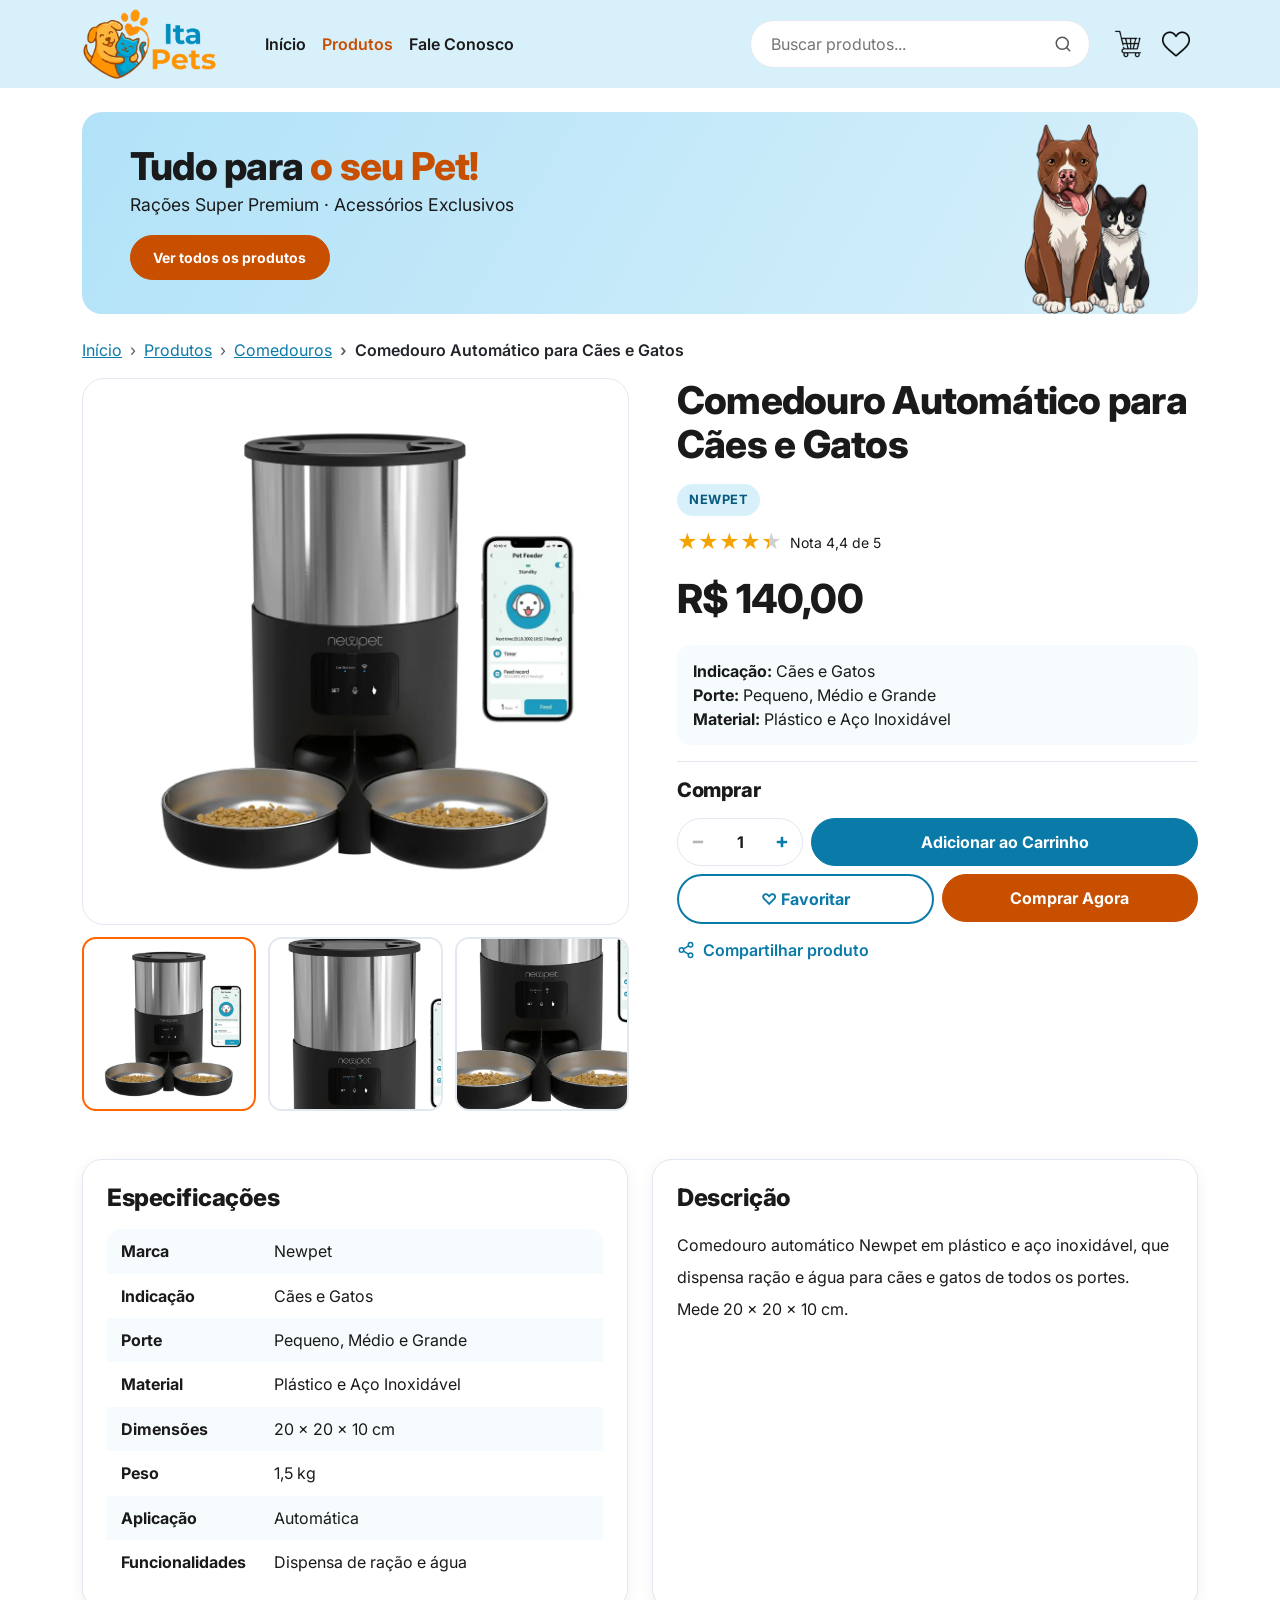
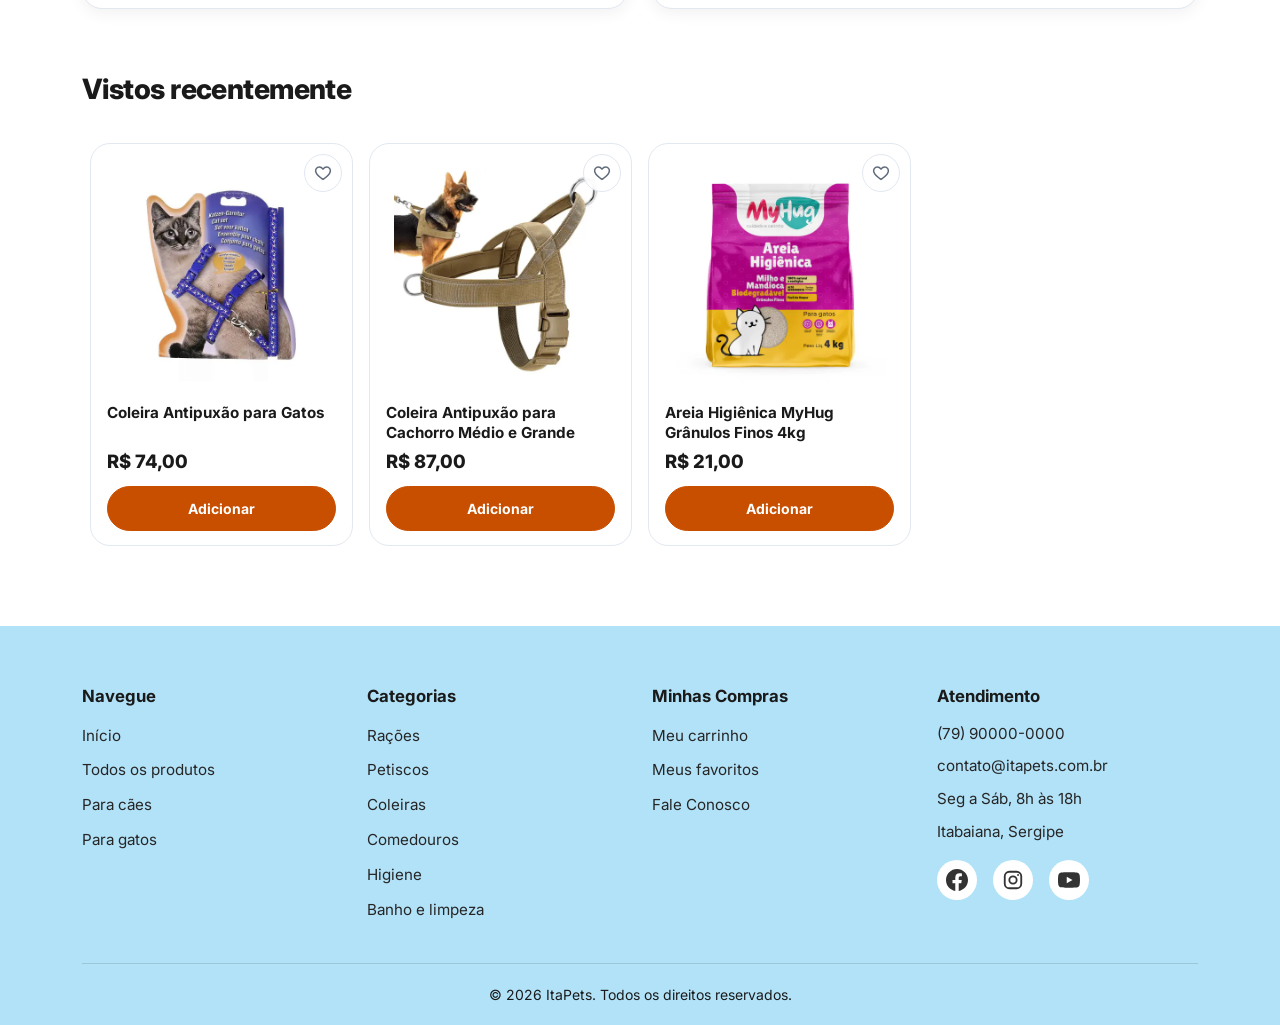
<file: produtos/comedouro-automatico-caes-gatos.html>
<!DOCTYPE html>
<html lang="pt-BR">

<head>
  <meta charset="utf-8">
  <meta name="viewport" content="width=device-width, initial-scale=1">
  <title>Comedouro Automático para Cães e Gatos — ItaPets</title>
  <meta name="description"
    content="Comedouro automático Newpet em plástico e aço inoxidável, que dispensa ração e água para cães e gatos de todos os portes. Mede 20 x 20 x 10 cm.">
  <link rel="canonical" href="https://jmatheus-dev.github.io/ItaPets/produtos/comedouro-automatico-caes-gatos.html">
  <meta property="og:type" content="website">
  <meta property="og:site_name" content="ItaPets">
  <meta property="og:locale" content="pt_BR">
  <meta property="og:title" content="Comedouro Automático para Cães e Gatos — ItaPets">
  <meta property="og:description" content="Comedouro automático Newpet em plástico e aço inoxidável, que dispensa ração e água para cães e gatos de todos os portes. Mede 20 x 20 x 10 cm.">
  <meta property="og:url" content="https://jmatheus-dev.github.io/ItaPets/produtos/comedouro-automatico-caes-gatos.html">
  <meta property="og:image" content="https://jmatheus-dev.github.io/ItaPets/imagens/produtos/comedouro-automatico-caes-gatos.webp">
  <meta name="twitter:card" content="summary">
  <meta name="theme-color" content="#d7f0fa">
  <link rel="icon" href="../imagens/favicon/icone-site.ico" sizes="16x16 32x32 48x48">
  <link rel="icon" type="image/png" href="../imagens/favicon/icone-192.png" sizes="192x192">
  <link rel="apple-touch-icon" href="../imagens/favicon/apple-touch-icon.png">
  <link rel="preconnect" href="https://fonts.googleapis.com">
  <link rel="preconnect" href="https://fonts.gstatic.com" crossorigin>
  <link rel="stylesheet" href="https://fonts.googleapis.com/css2?family=Inter:wght@400;600;700;800&amp;display=swap">
  <link rel="stylesheet" href="https://cdn.jsdelivr.net/npm/bootstrap@5.3.3/dist/css/bootstrap.min.css"
    integrity="sha384-QWTKZyjpPEjISv5WaRU9OFeRpok6YctnYmDr5pNlyT2bRjXh0JMhjY6hW+ALEwIH" crossorigin="anonymous">
  <link rel="stylesheet" href="../css/style.css">
  <script src="https://cdn.jsdelivr.net/npm/bootstrap@5.3.3/dist/js/bootstrap.bundle.min.js"
    integrity="sha384-YvpcrYf0tY3lHB60NNkmXc5s9fDVZLESaAA55NDzOxhy9GkcIdslK1eN7N6jIeHz" crossorigin="anonymous"
    defer></script>
  <script src="../js/main.js" defer></script>
</head>

<body>
  <a class="u-pular-conteudo" href="#conteudo">Pular para o conteúdo</a>

  <header class="cabecalho sticky-top navbar navbar-expand-lg align-items-start py-2">
    <nav class="container-xl" aria-label="Menu principal">
      <a class="navbar-brand cabecalho__marca py-0" href="../index.html"><img src="../imagens/logo-itapets.webp"
          alt="ItaPets — página inicial"></a>
      <a class="cabecalho__icone ms-auto order-lg-last" data-abrir="carrinho" href="#comprar"><img
          src="../imagens/icones/carrinho-compras.webp" alt="Carrinho de compras"></a>
      <a class="cabecalho__icone ms-1 order-lg-last" data-abrir="favoritos" href="#comprar"><img src="../imagens/icones/favoritos.webp"
          alt="Favoritos"></a>
      <button class="navbar-toggler ms-2" type="button" data-bs-toggle="collapse" data-bs-target=".cabecalho__menu"
        aria-controls="menu-principal busca-principal" aria-expanded="false" aria-label="Abrir menu">
        <span class="navbar-toggler-icon"></span>
      </button>
      <ul class="cabecalho__menu navbar-nav collapse navbar-collapse align-items-stretch ms-lg-4 py-3 py-lg-0"
        id="menu-principal">
        <li class="nav-item">
          <a class="nav-link" href="../index.html">Início</a>
        </li>
        <li class="nav-item">
          <a class="nav-link active" href="../produtos.html">Produtos</a>
        </li>
        <li class="nav-item">
          <a class="nav-link" href="../contato.html">Fale Conosco</a>
        </li>
      </ul>
      <form class="cabecalho__menu busca collapse navbar-collapse mb-3 mb-lg-0 me-lg-3" id="busca-principal"
        role="search" action="../produtos.html">
        <input class="busca__campo" type="search" name="busca" placeholder="Buscar produtos..."
          aria-label="Buscar produtos">
        <button class="busca__botao" type="submit" aria-label="Buscar">
          <svg width="18" height="18" viewBox="0 0 24 24" fill="none" stroke="currentColor" stroke-width="2"
            stroke-linecap="round" aria-hidden="true">
            <circle cx="11" cy="11" r="8" />
            <line x1="21" y1="21" x2="16.65" y2="16.65" />
          </svg>
        </button>
      </form>
    </nav>
  </header>

  <main id="conteudo" tabindex="-1" class="container-xl pt-3 pt-md-4">
    <aside class="banner" aria-label="Destaque da loja">
      <p class="banner__texto">
        <strong class="banner__titulo">Tudo para <span class="banner__destaque">o seu Pet!</span></strong>
        <span class="banner__subtitulo">Rações Super Premium · Acessórios Exclusivos</span>
        <a class="btn btn--laranja btn-sm mt-3 d-none d-sm-inline-block" href="../produtos.html">Ver todos os
          produtos</a>
      </p>
      <img class="banner__imagem" src="../imagens/banner-pets.webp" alt="">
    </aside>

    <nav class="mt-4" aria-label="Você está em">
      <ol class="breadcrumb small">
        <li class="breadcrumb-item"><a href="../index.html">Início</a></li>
        <li class="breadcrumb-item"><a href="../produtos.html">Produtos</a></li>
        <li class="breadcrumb-item"><a href="../produtos.html#comedouros">Comedouros</a></li>
        <li class="breadcrumb-item active fw-semibold text-body" aria-current="page">
          Comedouro Automático para Cães e Gatos
        </li>
      </ol>
    </nav>

    <article class="produto" aria-labelledby="produto-titulo">
      <h1 class="produto__titulo" id="produto-titulo">Comedouro Automático para Cães e Gatos</h1>

      <fieldset class="produto__galeria galeria">
        <legend class="visually-hidden">Fotos do produto</legend>
        <figure class="galeria__principal">
          <img src="../imagens/produtos/comedouro-automatico-caes-gatos.webp"
            alt="Comedouro automático Newpet para cães e gatos" fetchpriority="high">
        </figure>
        <input type="radio" class="btn-check" name="vista" id="vista-1" checked>
        <label class="galeria__miniatura" for="vista-1">
          <img src="../imagens/produtos/comedouro-automatico-caes-gatos.webp" alt=""><span class="visually-hidden">Ver
            foto inteira</span>
        </label>
        <input type="radio" class="btn-check" name="vista" id="vista-2">
        <label class="galeria__miniatura galeria__miniatura--topo" for="vista-2">
          <img src="../imagens/produtos/comedouro-automatico-caes-gatos.webp" alt=""><span class="visually-hidden">Ver
            detalhe de cima</span>
        </label>
        <input type="radio" class="btn-check" name="vista" id="vista-3">
        <label class="galeria__miniatura galeria__miniatura--base" for="vista-3">
          <img src="../imagens/produtos/comedouro-automatico-caes-gatos.webp" alt=""><span class="visually-hidden">Ver
            detalhe de baixo</span>
        </label>
      </fieldset>

      <form class="produto__info d-flex flex-column gap-3" id="comprar" aria-labelledby="comprar-titulo">
        <p class="produto__marca align-self-start mb-0">Newpet</p>
        <p class="d-flex align-items-center gap-2 mb-0 small">
          <span class="estrelas estrelas--grande" style="--nota: 4.4" aria-hidden="true"></span>Nota 4,4 de 5
        </p>
        <p class="produto__preco mb-0">R$ 140,00</p>
        <ul class="produto__resumo u-lista-limpa">
          <li><strong>Indicação:</strong> Cães e Gatos</li>
          <li><strong>Porte:</strong> Pequeno, Médio e Grande</li>
          <li><strong>Material:</strong> Plástico e Aço Inoxidável</li>
        </ul>
        <fieldset class="border-top pt-3">
          <legend class="h5 mb-3" id="comprar-titulo">Comprar</legend>
          <p class="d-flex gap-2 mb-2">
            <label class="visually-hidden" for="quantidade">Quantidade</label>
            <input class="form-control produto__quantidade" type="number" id="quantidade" name="quantidade" min="1"
              max="20" value="1">
            <input type="checkbox" class="btn-check" id="add-carrinho">
            <label class="btn btn--azul flex-grow-1" for="add-carrinho"><span class="u-texto-inativo">Adicionar ao
                Carrinho</span><span class="u-texto-ativo">Adicionado ✓</span></label>
          </p>
          <p class="produto__acoes mb-0">
            <input type="checkbox" class="btn-check" id="favoritar">
            <label class="btn btn--contorno w-100" for="favoritar"><span class="u-texto-inativo">♡
                Favoritar</span><span class="u-texto-ativo">♥ Favoritado</span></label>
            <button class="btn btn--laranja w-100" type="button">Comprar Agora</button>
          </p>
        </fieldset>
      </form>

      <section class="produto__detalhes" aria-label="Detalhes do produto">
        <section class="u-cartao p-4">
          <h2 class="h4 mb-3">Especificações</h2>
          <dl class="ficha">
            <dt class="ficha__termo">Marca</dt>
            <dd class="ficha__valor">Newpet</dd>
            <dt class="ficha__termo">Indicação</dt>
            <dd class="ficha__valor">Cães e Gatos</dd>
            <dt class="ficha__termo">Porte</dt>
            <dd class="ficha__valor">Pequeno, Médio e Grande</dd>
            <dt class="ficha__termo">Material</dt>
            <dd class="ficha__valor">Plástico e Aço Inoxidável</dd>
            <dt class="ficha__termo">Dimensões</dt>
            <dd class="ficha__valor">20 x 20 x 10 cm</dd>
            <dt class="ficha__termo">Peso</dt>
            <dd class="ficha__valor">1,5 kg</dd>
            <dt class="ficha__termo">Aplicação</dt>
            <dd class="ficha__valor">Automática</dd>
            <dt class="ficha__termo">Funcionalidades</dt>
            <dd class="ficha__valor">Dispensa de ração e água</dd>
          </dl>
        </section>
        <section class="u-cartao p-4">
          <h2 class="h4 mb-3">Descrição</h2>
          <p class="mb-0 lh-lg">
            Comedouro automático Newpet em plástico e aço inoxidável, que dispensa ração e água para cães e gatos de
            todos os portes. Mede 20 x 20 x 10 cm.
          </p>
        </section>
      </section>
    </article>
  </main>

  <footer class="rodape container-xl">
    <nav class="rodape__nav" aria-label="Links do rodapé">
      <section>
        <h2 class="rodape__titulo">Navegue</h2>
        <ul class="u-lista-limpa">
          <li class="rodape__item">
            <a class="rodape__link" href="../index.html">Início</a>
          </li>
          <li class="rodape__item">
            <a class="rodape__link" href="../produtos.html">Todos os produtos</a>
          </li>
          <li class="rodape__item">
            <a class="rodape__link" href="../produtos.html#caes">Para cães</a>
          </li>
          <li class="rodape__item">
            <a class="rodape__link" href="../produtos.html#gatos">Para gatos</a>
          </li>
        </ul>
      </section>
      <section>
        <h2 class="rodape__titulo">Categorias</h2>
        <ul class="u-lista-limpa">
          <li class="rodape__item">
            <a class="rodape__link" href="../produtos.html#racoes">Rações</a>
          </li>
          <li class="rodape__item">
            <a class="rodape__link" href="../produtos.html#petiscos">Petiscos</a>
          </li>
          <li class="rodape__item">
            <a class="rodape__link" href="../produtos.html#coleiras">Coleiras</a>
          </li>
          <li class="rodape__item">
            <a class="rodape__link" href="../produtos.html#comedouros">Comedouros</a>
          </li>
          <li class="rodape__item">
            <a class="rodape__link" href="../produtos.html#higiene">Higiene</a>
          </li>
          <li class="rodape__item">
            <a class="rodape__link" href="../produtos.html#limpeza">Banho e limpeza</a>
          </li>
        </ul>
      </section>
      <section>
        <h2 class="rodape__titulo">Minhas Compras</h2>
        <ul class="u-lista-limpa">
          <li class="rodape__item">
            <a class="rodape__link" href="../produtos.html" data-abrir="carrinho">Meu carrinho</a>
          </li>
          <li class="rodape__item">
            <a class="rodape__link" href="../produtos.html" data-abrir="favoritos">Meus favoritos</a>
          </li>
          <li class="rodape__item">
            <a class="rodape__link" href="../contato.html">Fale Conosco</a>
          </li>
        </ul>
      </section>
      <section>
        <h2 class="rodape__titulo">Atendimento</h2>
        <address class="rodape__contato">
          <a class="rodape__link" href="tel:+5579900000000">(79) 90000-0000</a>
          <a class="rodape__link text-break" href="mailto:contato@itapets.com.br">contato@itapets.com.br</a>
          <span>Seg a Sáb, 8h às 18h</span>
          <span>Itabaiana, Sergipe</span>
        </address>
        <ul class="d-flex gap-3 mt-3 u-lista-limpa">
          <li><a class="rodape__social" href="https://www.facebook.com/" aria-label="Facebook"><svg width="22"
                height="22" viewBox="0 0 24 24" fill="currentColor" aria-hidden="true">
                <path
                  d="M24 12.073c0-6.627-5.373-12-12-12s-12 5.373-12 12c0 5.99 4.388 10.954 10.125 11.854v-8.385H7.078v-3.47h3.047V9.43c0-3.007 1.792-4.669 4.533-4.669 1.312 0 2.686.235 2.686.235v2.953H15.83c-1.491 0-1.956.925-1.956 1.874v2.25h3.328l-.532 3.47h-2.796v8.385C19.612 23.027 24 18.062 24 12.073z" />
              </svg></a></li>
          <li><a class="rodape__social" href="https://www.instagram.com/" aria-label="Instagram"><svg width="22"
                height="22" viewBox="0 0 24 24" fill="none" stroke="currentColor" stroke-width="2" aria-hidden="true">
                <rect x="3" y="3" width="18" height="18" rx="5" />
                <circle cx="12" cy="12" r="4" />
                <circle cx="17.5" cy="6.5" r="1" fill="currentColor" stroke="none" />
              </svg></a></li>
          <li><a class="rodape__social" href="https://www.youtube.com/" aria-label="YouTube"><svg width="22" height="22"
                viewBox="0 0 24 24" fill="currentColor" aria-hidden="true">
                <path
                  d="M23.498 6.186a3.016 3.016 0 0 0-2.122-2.136C19.505 3.545 12 3.545 12 3.545s-7.505 0-9.377.505A3.017 3.017 0 0 0 .502 6.186C0 8.07 0 12 0 12s0 3.93.502 5.814a3.016 3.016 0 0 0 2.122 2.136c1.871.505 9.376.505 9.376.505s7.505 0 9.377-.505a3.015 3.015 0 0 0 2.122-2.136C24 15.93 24 12 24 12s0-3.93-.502-5.814zM9.545 15.568V8.432L15.818 12l-6.273 3.568z" />
              </svg></a></li>
        </ul>
      </section>
    </nav>
    <p class="rodape__base mb-0">
      &copy; <span data-ano>2026</span> ItaPets. Todos os direitos reservados.
    </p>
  </footer>
</body>

</html>
</file>
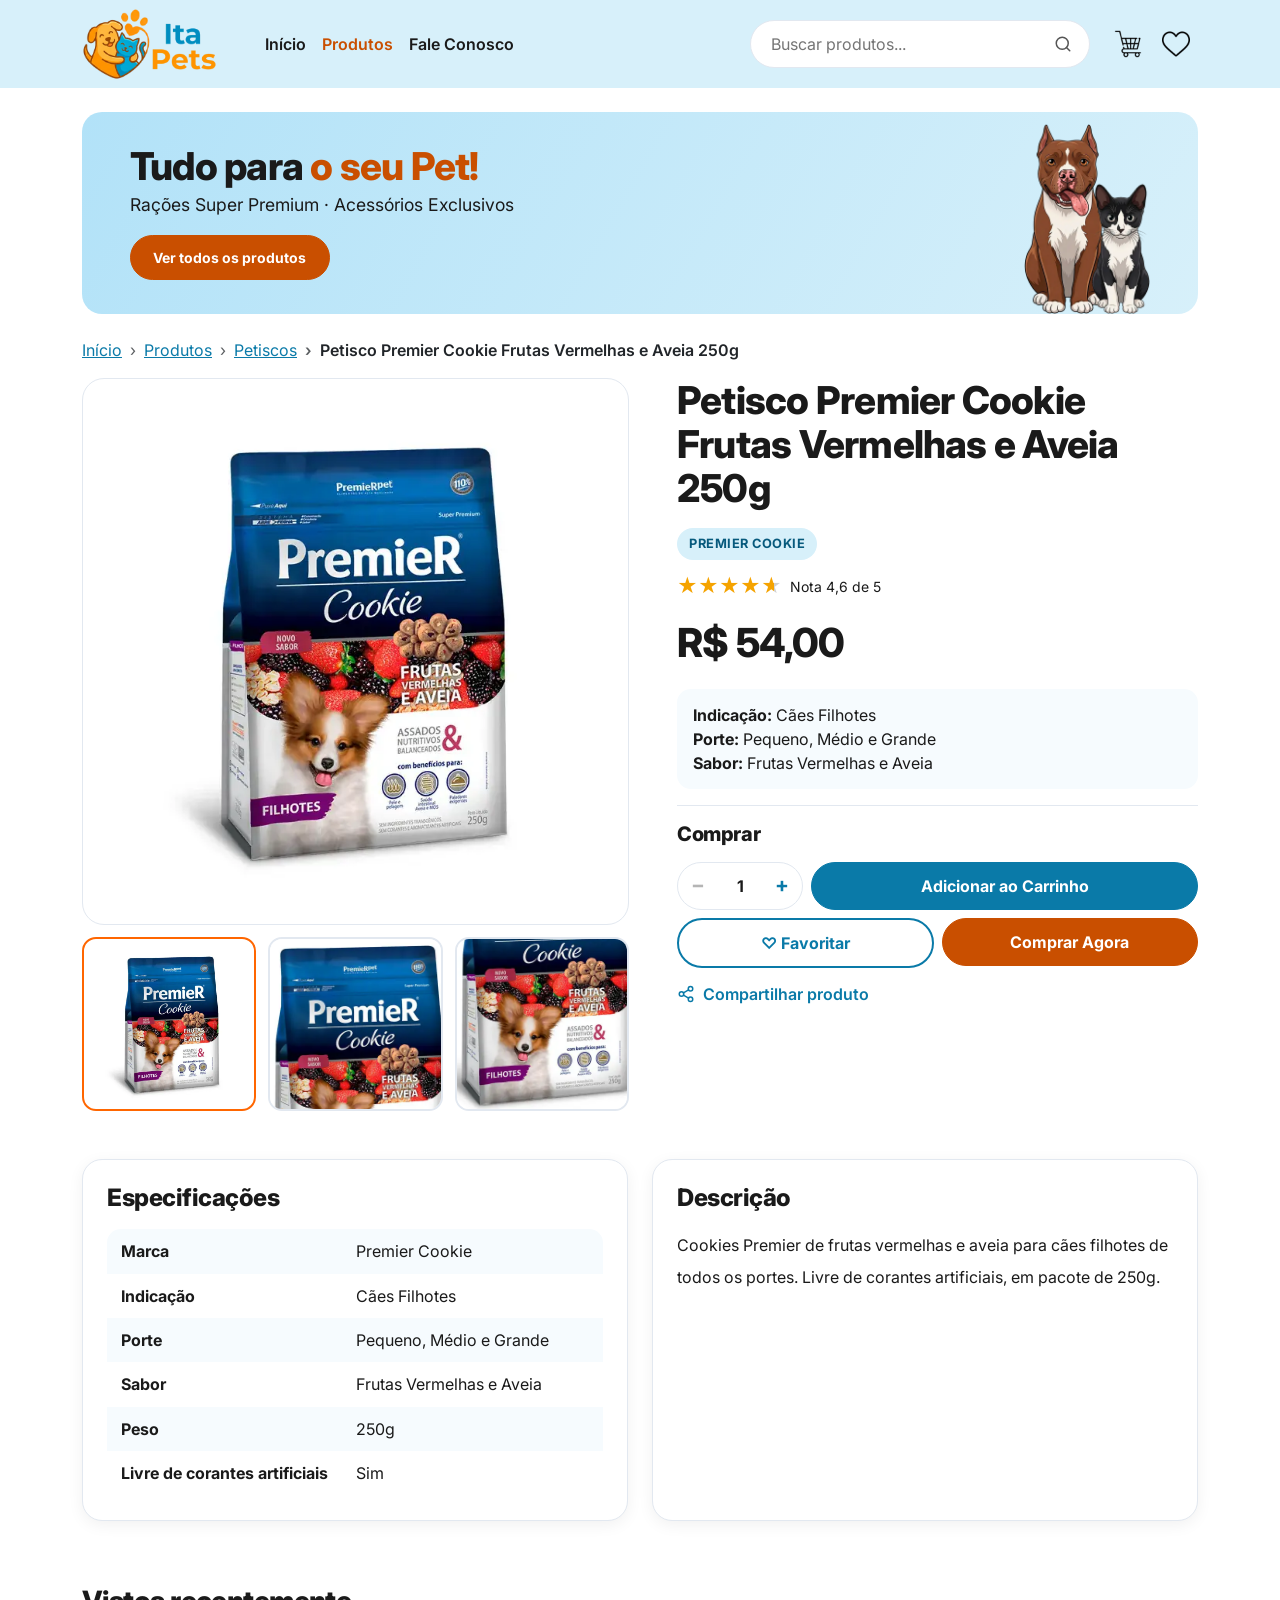
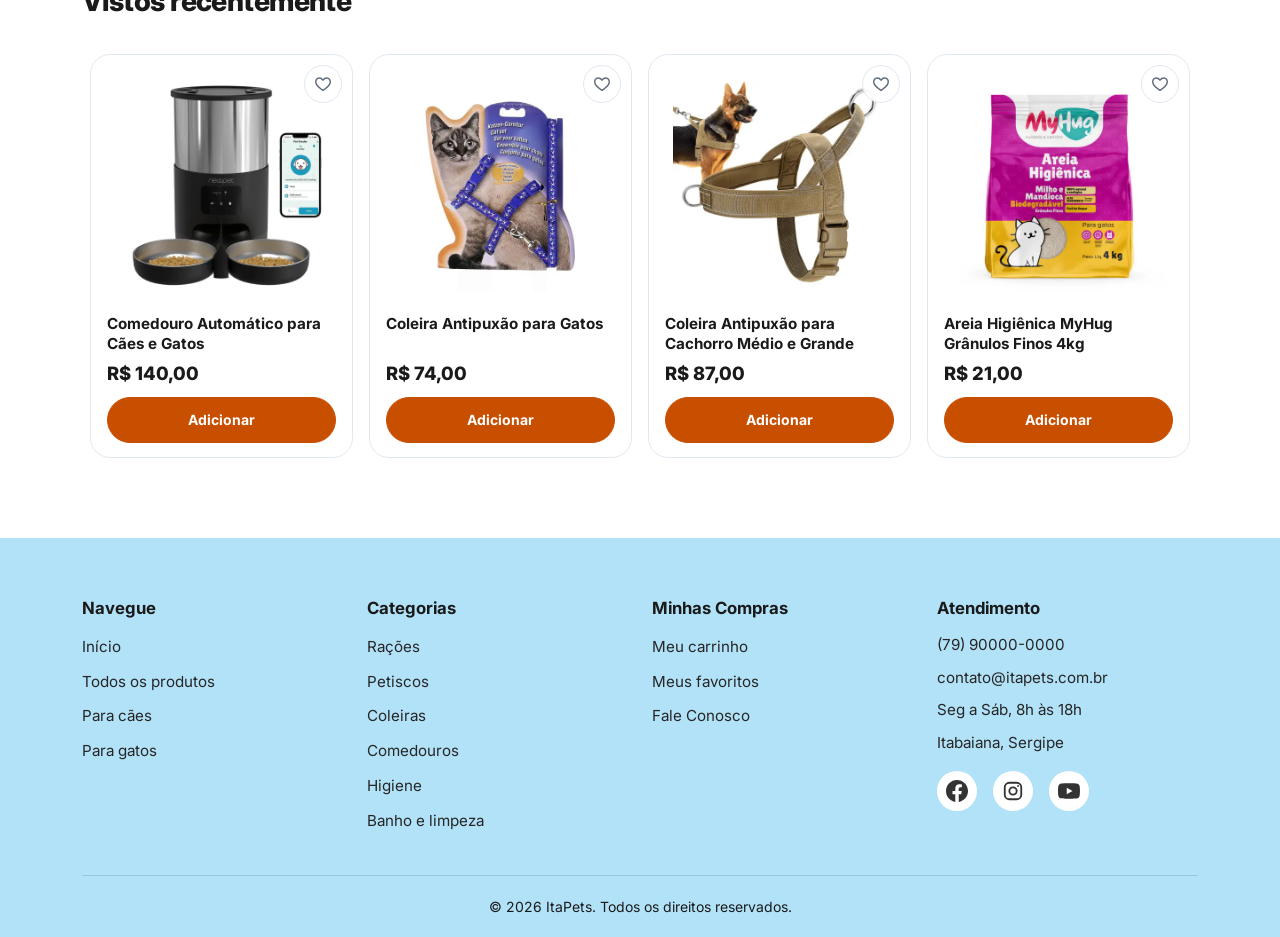
<file: produtos/petisco-premier-cookie-frutas-vermelhas-aveia-250g.html>
<!DOCTYPE html>
<html lang="pt-BR">

<head>
  <meta charset="utf-8">
  <meta name="viewport" content="width=device-width, initial-scale=1">
  <title>Petisco Premier Cookie Frutas Vermelhas e Aveia 250g — ItaPets</title>
  <meta name="description"
    content="Cookies Premier de frutas vermelhas e aveia para cães filhotes de todos os portes. Livre de corantes artificiais, em pacote de 250g.">
  <link rel="canonical" href="https://jmatheus-dev.github.io/ItaPets/produtos/petisco-premier-cookie-frutas-vermelhas-aveia-250g.html">
  <meta property="og:type" content="website">
  <meta property="og:site_name" content="ItaPets">
  <meta property="og:locale" content="pt_BR">
  <meta property="og:title" content="Petisco Premier Cookie Frutas Vermelhas e Aveia 250g — ItaPets">
  <meta property="og:description" content="Cookies Premier de frutas vermelhas e aveia para cães filhotes de todos os portes. Livre de corantes artificiais, em pacote de 250g.">
  <meta property="og:url" content="https://jmatheus-dev.github.io/ItaPets/produtos/petisco-premier-cookie-frutas-vermelhas-aveia-250g.html">
  <meta property="og:image" content="https://jmatheus-dev.github.io/ItaPets/imagens/produtos/petisco-premier-cookie-frutas-vermelhas-aveia-250g.webp">
  <meta name="twitter:card" content="summary">
  <meta name="theme-color" content="#d7f0fa">
  <link rel="icon" href="../imagens/favicon/icone-site.ico" sizes="16x16 32x32 48x48">
  <link rel="icon" type="image/png" href="../imagens/favicon/icone-192.png" sizes="192x192">
  <link rel="apple-touch-icon" href="../imagens/favicon/apple-touch-icon.png">
  <link rel="preconnect" href="https://fonts.googleapis.com">
  <link rel="preconnect" href="https://fonts.gstatic.com" crossorigin>
  <link rel="stylesheet" href="https://fonts.googleapis.com/css2?family=Inter:wght@400;600;700;800&amp;display=swap">
  <link rel="stylesheet" href="https://cdn.jsdelivr.net/npm/bootstrap@5.3.3/dist/css/bootstrap.min.css"
    integrity="sha384-QWTKZyjpPEjISv5WaRU9OFeRpok6YctnYmDr5pNlyT2bRjXh0JMhjY6hW+ALEwIH" crossorigin="anonymous">
  <link rel="stylesheet" href="../css/style.css">
  <script src="https://cdn.jsdelivr.net/npm/bootstrap@5.3.3/dist/js/bootstrap.bundle.min.js"
    integrity="sha384-YvpcrYf0tY3lHB60NNkmXc5s9fDVZLESaAA55NDzOxhy9GkcIdslK1eN7N6jIeHz" crossorigin="anonymous"
    defer></script>
  <script src="../js/main.js" defer></script>
</head>

<body>
  <a class="u-pular-conteudo" href="#conteudo">Pular para o conteúdo</a>

  <header class="cabecalho sticky-top navbar navbar-expand-lg align-items-start py-2">
    <nav class="container-xl" aria-label="Menu principal">
      <a class="navbar-brand cabecalho__marca py-0" href="../index.html"><img src="../imagens/logo-itapets.webp"
          alt="ItaPets — página inicial"></a>
      <a class="cabecalho__icone ms-auto order-lg-last" data-abrir="carrinho" href="#comprar"><img
          src="../imagens/icones/carrinho-compras.webp" alt="Carrinho de compras"></a>
      <a class="cabecalho__icone ms-1 order-lg-last" data-abrir="favoritos" href="#comprar"><img src="../imagens/icones/favoritos.webp"
          alt="Favoritos"></a>
      <button class="navbar-toggler ms-2" type="button" data-bs-toggle="collapse" data-bs-target=".cabecalho__menu"
        aria-controls="menu-principal busca-principal" aria-expanded="false" aria-label="Abrir menu">
        <span class="navbar-toggler-icon"></span>
      </button>
      <ul class="cabecalho__menu navbar-nav collapse navbar-collapse align-items-stretch ms-lg-4 py-3 py-lg-0"
        id="menu-principal">
        <li class="nav-item">
          <a class="nav-link" href="../index.html">Início</a>
        </li>
        <li class="nav-item">
          <a class="nav-link active" href="../produtos.html">Produtos</a>
        </li>
        <li class="nav-item">
          <a class="nav-link" href="../contato.html">Fale Conosco</a>
        </li>
      </ul>
      <form class="cabecalho__menu busca collapse navbar-collapse mb-3 mb-lg-0 me-lg-3" id="busca-principal"
        role="search" action="../produtos.html">
        <input class="busca__campo" type="search" name="busca" placeholder="Buscar produtos..."
          aria-label="Buscar produtos">
        <button class="busca__botao" type="submit" aria-label="Buscar">
          <svg width="18" height="18" viewBox="0 0 24 24" fill="none" stroke="currentColor" stroke-width="2"
            stroke-linecap="round" aria-hidden="true">
            <circle cx="11" cy="11" r="8" />
            <line x1="21" y1="21" x2="16.65" y2="16.65" />
          </svg>
        </button>
      </form>
    </nav>
  </header>

  <main id="conteudo" tabindex="-1" class="container-xl pt-3 pt-md-4">
    <aside class="banner" aria-label="Destaque da loja">
      <p class="banner__texto">
        <strong class="banner__titulo">Tudo para <span class="banner__destaque">o seu Pet!</span></strong>
        <span class="banner__subtitulo">Rações Super Premium · Acessórios Exclusivos</span>
        <a class="btn btn--laranja btn-sm mt-3 d-none d-sm-inline-block" href="../produtos.html">Ver todos os
          produtos</a>
      </p>
      <img class="banner__imagem" src="../imagens/banner-pets.webp" alt="">
    </aside>

    <nav class="mt-4" aria-label="Você está em">
      <ol class="breadcrumb small">
        <li class="breadcrumb-item"><a href="../index.html">Início</a></li>
        <li class="breadcrumb-item"><a href="../produtos.html">Produtos</a></li>
        <li class="breadcrumb-item"><a href="../produtos.html#petiscos">Petiscos</a></li>
        <li class="breadcrumb-item active fw-semibold text-body" aria-current="page">
          Petisco Premier Cookie Frutas Vermelhas e Aveia 250g
        </li>
      </ol>
    </nav>

    <article class="produto" aria-labelledby="produto-titulo">
      <h1 class="produto__titulo" id="produto-titulo">Petisco Premier Cookie Frutas Vermelhas e Aveia 250g</h1>

      <fieldset class="produto__galeria galeria">
        <legend class="visually-hidden">Fotos do produto</legend>
        <figure class="galeria__principal">
          <img src="../imagens/produtos/petisco-premier-cookie-frutas-vermelhas-aveia-250g.webp"
            alt="Pacote de petisco Premier Cookie de frutas vermelhas e aveia" fetchpriority="high">
        </figure>
        <input type="radio" class="btn-check" name="vista" id="vista-1" checked>
        <label class="galeria__miniatura" for="vista-1">
          <img src="../imagens/produtos/petisco-premier-cookie-frutas-vermelhas-aveia-250g.webp" alt=""><span
            class="visually-hidden">Ver foto inteira</span>
        </label>
        <input type="radio" class="btn-check" name="vista" id="vista-2">
        <label class="galeria__miniatura galeria__miniatura--topo" for="vista-2">
          <img src="../imagens/produtos/petisco-premier-cookie-frutas-vermelhas-aveia-250g.webp" alt=""><span
            class="visually-hidden">Ver detalhe de cima</span>
        </label>
        <input type="radio" class="btn-check" name="vista" id="vista-3">
        <label class="galeria__miniatura galeria__miniatura--base" for="vista-3">
          <img src="../imagens/produtos/petisco-premier-cookie-frutas-vermelhas-aveia-250g.webp" alt=""><span
            class="visually-hidden">Ver detalhe de baixo</span>
        </label>
      </fieldset>

      <form class="produto__info d-flex flex-column gap-3" id="comprar" aria-labelledby="comprar-titulo">
        <p class="produto__marca align-self-start mb-0">Premier Cookie</p>
        <p class="d-flex align-items-center gap-2 mb-0 small">
          <span class="estrelas estrelas--grande" style="--nota: 4.6" aria-hidden="true"></span>Nota 4,6 de 5
        </p>
        <p class="produto__preco mb-0">R$ 54,00</p>
        <ul class="produto__resumo u-lista-limpa">
          <li><strong>Indicação:</strong> Cães Filhotes</li>
          <li><strong>Porte:</strong> Pequeno, Médio e Grande</li>
          <li><strong>Sabor:</strong> Frutas Vermelhas e Aveia</li>
        </ul>
        <fieldset class="border-top pt-3">
          <legend class="h5 mb-3" id="comprar-titulo">Comprar</legend>
          <p class="d-flex gap-2 mb-2">
            <label class="visually-hidden" for="quantidade">Quantidade</label>
            <input class="form-control produto__quantidade" type="number" id="quantidade" name="quantidade" min="1"
              max="20" value="1">
            <input type="checkbox" class="btn-check" id="add-carrinho">
            <label class="btn btn--azul flex-grow-1" for="add-carrinho"><span class="u-texto-inativo">Adicionar ao
                Carrinho</span><span class="u-texto-ativo">Adicionado ✓</span></label>
          </p>
          <p class="produto__acoes mb-0">
            <input type="checkbox" class="btn-check" id="favoritar">
            <label class="btn btn--contorno w-100" for="favoritar"><span class="u-texto-inativo">♡
                Favoritar</span><span class="u-texto-ativo">♥ Favoritado</span></label>
            <button class="btn btn--laranja w-100" type="button">Comprar Agora</button>
          </p>
        </fieldset>
      </form>

      <section class="produto__detalhes" aria-label="Detalhes do produto">
        <section class="u-cartao p-4">
          <h2 class="h4 mb-3">Especificações</h2>
          <dl class="ficha">
            <dt class="ficha__termo">Marca</dt>
            <dd class="ficha__valor">Premier Cookie</dd>
            <dt class="ficha__termo">Indicação</dt>
            <dd class="ficha__valor">Cães Filhotes</dd>
            <dt class="ficha__termo">Porte</dt>
            <dd class="ficha__valor">Pequeno, Médio e Grande</dd>
            <dt class="ficha__termo">Sabor</dt>
            <dd class="ficha__valor">Frutas Vermelhas e Aveia</dd>
            <dt class="ficha__termo">Peso</dt>
            <dd class="ficha__valor">250g</dd>
            <dt class="ficha__termo">Livre de corantes artificiais</dt>
            <dd class="ficha__valor">Sim</dd>
          </dl>
        </section>
        <section class="u-cartao p-4">
          <h2 class="h4 mb-3">Descrição</h2>
          <p class="mb-0 lh-lg">
            Cookies Premier de frutas vermelhas e aveia para cães filhotes de todos os portes. Livre de corantes
            artificiais, em pacote de 250g.
          </p>
        </section>
      </section>
    </article>
  </main>

  <footer class="rodape container-xl">
    <nav class="rodape__nav" aria-label="Links do rodapé">
      <section>
        <h2 class="rodape__titulo">Navegue</h2>
        <ul class="u-lista-limpa">
          <li class="rodape__item">
            <a class="rodape__link" href="../index.html">Início</a>
          </li>
          <li class="rodape__item">
            <a class="rodape__link" href="../produtos.html">Todos os produtos</a>
          </li>
          <li class="rodape__item">
            <a class="rodape__link" href="../produtos.html#caes">Para cães</a>
          </li>
          <li class="rodape__item">
            <a class="rodape__link" href="../produtos.html#gatos">Para gatos</a>
          </li>
        </ul>
      </section>
      <section>
        <h2 class="rodape__titulo">Categorias</h2>
        <ul class="u-lista-limpa">
          <li class="rodape__item">
            <a class="rodape__link" href="../produtos.html#racoes">Rações</a>
          </li>
          <li class="rodape__item">
            <a class="rodape__link" href="../produtos.html#petiscos">Petiscos</a>
          </li>
          <li class="rodape__item">
            <a class="rodape__link" href="../produtos.html#coleiras">Coleiras</a>
          </li>
          <li class="rodape__item">
            <a class="rodape__link" href="../produtos.html#comedouros">Comedouros</a>
          </li>
          <li class="rodape__item">
            <a class="rodape__link" href="../produtos.html#higiene">Higiene</a>
          </li>
          <li class="rodape__item">
            <a class="rodape__link" href="../produtos.html#limpeza">Banho e limpeza</a>
          </li>
        </ul>
      </section>
      <section>
        <h2 class="rodape__titulo">Minhas Compras</h2>
        <ul class="u-lista-limpa">
          <li class="rodape__item">
            <a class="rodape__link" href="../produtos.html" data-abrir="carrinho">Meu carrinho</a>
          </li>
          <li class="rodape__item">
            <a class="rodape__link" href="../produtos.html" data-abrir="favoritos">Meus favoritos</a>
          </li>
          <li class="rodape__item">
            <a class="rodape__link" href="../contato.html">Fale Conosco</a>
          </li>
        </ul>
      </section>
      <section>
        <h2 class="rodape__titulo">Atendimento</h2>
        <address class="rodape__contato">
          <a class="rodape__link" href="tel:+5579900000000">(79) 90000-0000</a>
          <a class="rodape__link text-break" href="mailto:contato@itapets.com.br">contato@itapets.com.br</a>
          <span>Seg a Sáb, 8h às 18h</span>
          <span>Itabaiana, Sergipe</span>
        </address>
        <ul class="d-flex gap-3 mt-3 u-lista-limpa">
          <li><a class="rodape__social" href="https://www.facebook.com/" aria-label="Facebook"><svg width="22"
                height="22" viewBox="0 0 24 24" fill="currentColor" aria-hidden="true">
                <path
                  d="M24 12.073c0-6.627-5.373-12-12-12s-12 5.373-12 12c0 5.99 4.388 10.954 10.125 11.854v-8.385H7.078v-3.47h3.047V9.43c0-3.007 1.792-4.669 4.533-4.669 1.312 0 2.686.235 2.686.235v2.953H15.83c-1.491 0-1.956.925-1.956 1.874v2.25h3.328l-.532 3.47h-2.796v8.385C19.612 23.027 24 18.062 24 12.073z" />
              </svg></a></li>
          <li><a class="rodape__social" href="https://www.instagram.com/" aria-label="Instagram"><svg width="22"
                height="22" viewBox="0 0 24 24" fill="none" stroke="currentColor" stroke-width="2" aria-hidden="true">
                <rect x="3" y="3" width="18" height="18" rx="5" />
                <circle cx="12" cy="12" r="4" />
                <circle cx="17.5" cy="6.5" r="1" fill="currentColor" stroke="none" />
              </svg></a></li>
          <li><a class="rodape__social" href="https://www.youtube.com/" aria-label="YouTube"><svg width="22" height="22"
                viewBox="0 0 24 24" fill="currentColor" aria-hidden="true">
                <path
                  d="M23.498 6.186a3.016 3.016 0 0 0-2.122-2.136C19.505 3.545 12 3.545 12 3.545s-7.505 0-9.377.505A3.017 3.017 0 0 0 .502 6.186C0 8.07 0 12 0 12s0 3.93.502 5.814a3.016 3.016 0 0 0 2.122 2.136c1.871.505 9.376.505 9.376.505s7.505 0 9.377-.505a3.015 3.015 0 0 0 2.122-2.136C24 15.93 24 12 24 12s0-3.93-.502-5.814zM9.545 15.568V8.432L15.818 12l-6.273 3.568z" />
              </svg></a></li>
        </ul>
      </section>
    </nav>
    <p class="rodape__base mb-0">
      &copy; <span data-ano>2026</span> ItaPets. Todos os direitos reservados.
    </p>
  </footer>
</body>

</html>
</file>
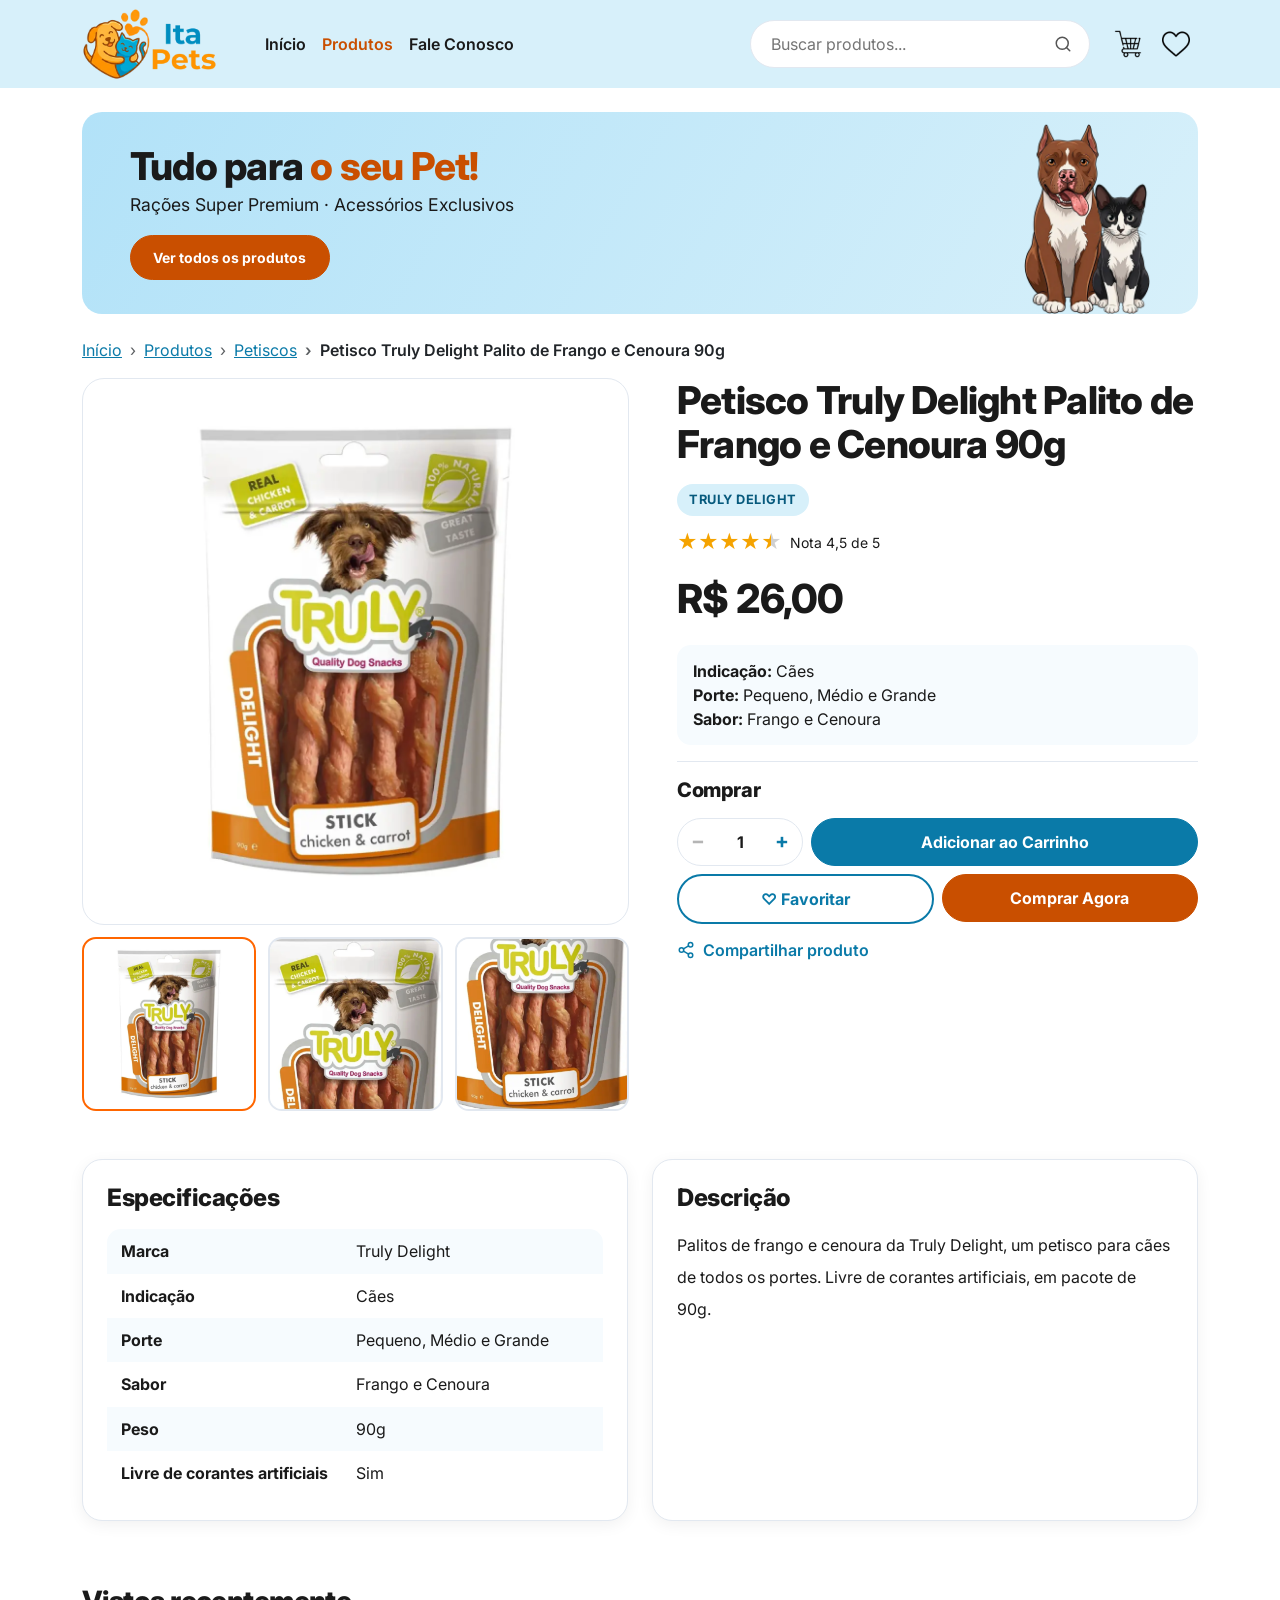
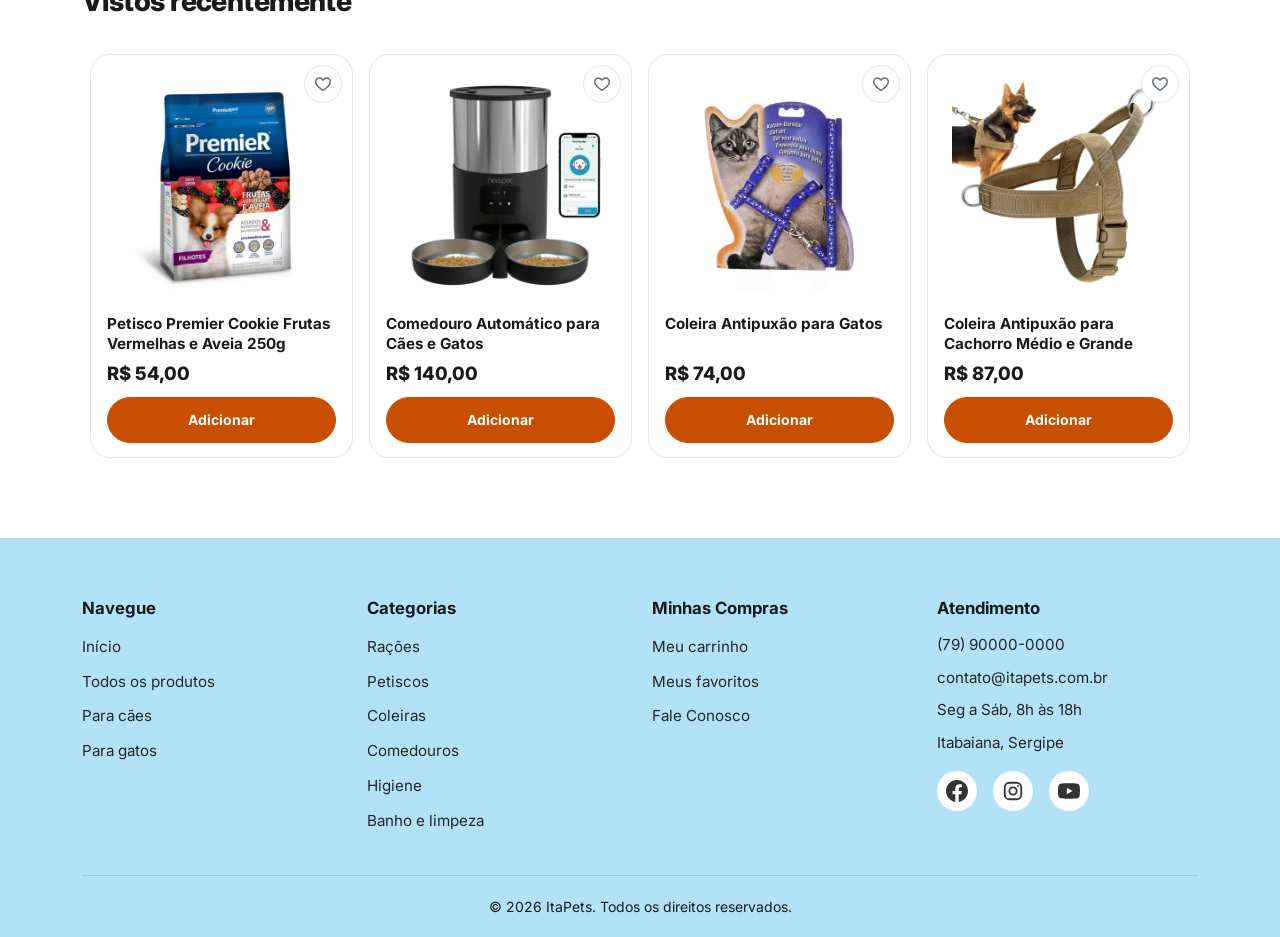
<file: produtos/petisco-truly-delight-palito-frango-cenoura-90g.html>
<!DOCTYPE html>
<html lang="pt-BR">

<head>
  <meta charset="utf-8">
  <meta name="viewport" content="width=device-width, initial-scale=1">
  <title>Petisco Truly Delight Palito de Frango e Cenoura 90g — ItaPets</title>
  <meta name="description"
    content="Palitos de frango e cenoura da Truly Delight, um petisco para cães de todos os portes. Livre de corantes artificiais, em pacote de 90g.">
  <link rel="canonical" href="https://jmatheus-dev.github.io/ItaPets/produtos/petisco-truly-delight-palito-frango-cenoura-90g.html">
  <meta property="og:type" content="website">
  <meta property="og:site_name" content="ItaPets">
  <meta property="og:locale" content="pt_BR">
  <meta property="og:title" content="Petisco Truly Delight Palito de Frango e Cenoura 90g — ItaPets">
  <meta property="og:description" content="Palitos de frango e cenoura da Truly Delight, um petisco para cães de todos os portes. Livre de corantes artificiais, em pacote de 90g.">
  <meta property="og:url" content="https://jmatheus-dev.github.io/ItaPets/produtos/petisco-truly-delight-palito-frango-cenoura-90g.html">
  <meta property="og:image" content="https://jmatheus-dev.github.io/ItaPets/imagens/produtos/petisco-truly-delight-palito-frango-cenoura-90g.webp">
  <meta name="twitter:card" content="summary">
  <meta name="theme-color" content="#d7f0fa">
  <link rel="icon" href="../imagens/favicon/icone-site.ico" sizes="16x16 32x32 48x48">
  <link rel="icon" type="image/png" href="../imagens/favicon/icone-192.png" sizes="192x192">
  <link rel="apple-touch-icon" href="../imagens/favicon/apple-touch-icon.png">
  <link rel="preconnect" href="https://fonts.googleapis.com">
  <link rel="preconnect" href="https://fonts.gstatic.com" crossorigin>
  <link rel="stylesheet" href="https://fonts.googleapis.com/css2?family=Inter:wght@400;600;700;800&amp;display=swap">
  <link rel="stylesheet" href="https://cdn.jsdelivr.net/npm/bootstrap@5.3.3/dist/css/bootstrap.min.css"
    integrity="sha384-QWTKZyjpPEjISv5WaRU9OFeRpok6YctnYmDr5pNlyT2bRjXh0JMhjY6hW+ALEwIH" crossorigin="anonymous">
  <link rel="stylesheet" href="../css/style.css">
  <script src="https://cdn.jsdelivr.net/npm/bootstrap@5.3.3/dist/js/bootstrap.bundle.min.js"
    integrity="sha384-YvpcrYf0tY3lHB60NNkmXc5s9fDVZLESaAA55NDzOxhy9GkcIdslK1eN7N6jIeHz" crossorigin="anonymous"
    defer></script>
  <script src="../js/main.js" defer></script>
</head>

<body>
  <a class="u-pular-conteudo" href="#conteudo">Pular para o conteúdo</a>

  <header class="cabecalho sticky-top navbar navbar-expand-lg align-items-start py-2">
    <nav class="container-xl" aria-label="Menu principal">
      <a class="navbar-brand cabecalho__marca py-0" href="../index.html"><img src="../imagens/logo-itapets.webp"
          alt="ItaPets — página inicial"></a>
      <a class="cabecalho__icone ms-auto order-lg-last" data-abrir="carrinho" href="#comprar"><img
          src="../imagens/icones/carrinho-compras.webp" alt="Carrinho de compras"></a>
      <a class="cabecalho__icone ms-1 order-lg-last" data-abrir="favoritos" href="#comprar"><img src="../imagens/icones/favoritos.webp"
          alt="Favoritos"></a>
      <button class="navbar-toggler ms-2" type="button" data-bs-toggle="collapse" data-bs-target=".cabecalho__menu"
        aria-controls="menu-principal busca-principal" aria-expanded="false" aria-label="Abrir menu">
        <span class="navbar-toggler-icon"></span>
      </button>
      <ul class="cabecalho__menu navbar-nav collapse navbar-collapse align-items-stretch ms-lg-4 py-3 py-lg-0"
        id="menu-principal">
        <li class="nav-item">
          <a class="nav-link" href="../index.html">Início</a>
        </li>
        <li class="nav-item">
          <a class="nav-link active" href="../produtos.html">Produtos</a>
        </li>
        <li class="nav-item">
          <a class="nav-link" href="../contato.html">Fale Conosco</a>
        </li>
      </ul>
      <form class="cabecalho__menu busca collapse navbar-collapse mb-3 mb-lg-0 me-lg-3" id="busca-principal"
        role="search" action="../produtos.html">
        <input class="busca__campo" type="search" name="busca" placeholder="Buscar produtos..."
          aria-label="Buscar produtos">
        <button class="busca__botao" type="submit" aria-label="Buscar">
          <svg width="18" height="18" viewBox="0 0 24 24" fill="none" stroke="currentColor" stroke-width="2"
            stroke-linecap="round" aria-hidden="true">
            <circle cx="11" cy="11" r="8" />
            <line x1="21" y1="21" x2="16.65" y2="16.65" />
          </svg>
        </button>
      </form>
    </nav>
  </header>

  <main id="conteudo" tabindex="-1" class="container-xl pt-3 pt-md-4">
    <aside class="banner" aria-label="Destaque da loja">
      <p class="banner__texto">
        <strong class="banner__titulo">Tudo para <span class="banner__destaque">o seu Pet!</span></strong>
        <span class="banner__subtitulo">Rações Super Premium · Acessórios Exclusivos</span>
        <a class="btn btn--laranja btn-sm mt-3 d-none d-sm-inline-block" href="../produtos.html">Ver todos os
          produtos</a>
      </p>
      <img class="banner__imagem" src="../imagens/banner-pets.webp" alt="">
    </aside>

    <nav class="mt-4" aria-label="Você está em">
      <ol class="breadcrumb small">
        <li class="breadcrumb-item"><a href="../index.html">Início</a></li>
        <li class="breadcrumb-item"><a href="../produtos.html">Produtos</a></li>
        <li class="breadcrumb-item"><a href="../produtos.html#petiscos">Petiscos</a></li>
        <li class="breadcrumb-item active fw-semibold text-body" aria-current="page">
          Petisco Truly Delight Palito de Frango e Cenoura 90g
        </li>
      </ol>
    </nav>

    <article class="produto" aria-labelledby="produto-titulo">
      <h1 class="produto__titulo" id="produto-titulo">Petisco Truly Delight Palito de Frango e Cenoura 90g</h1>

      <fieldset class="produto__galeria galeria">
        <legend class="visually-hidden">Fotos do produto</legend>
        <figure class="galeria__principal">
          <img src="../imagens/produtos/petisco-truly-delight-palito-frango-cenoura-90g.webp"
            alt="Pacote de petisco Truly Delight palito de frango e cenoura" fetchpriority="high">
        </figure>
        <input type="radio" class="btn-check" name="vista" id="vista-1" checked>
        <label class="galeria__miniatura" for="vista-1">
          <img src="../imagens/produtos/petisco-truly-delight-palito-frango-cenoura-90g.webp" alt=""><span
            class="visually-hidden">Ver foto inteira</span>
        </label>
        <input type="radio" class="btn-check" name="vista" id="vista-2">
        <label class="galeria__miniatura galeria__miniatura--topo" for="vista-2">
          <img src="../imagens/produtos/petisco-truly-delight-palito-frango-cenoura-90g.webp" alt=""><span
            class="visually-hidden">Ver detalhe de cima</span>
        </label>
        <input type="radio" class="btn-check" name="vista" id="vista-3">
        <label class="galeria__miniatura galeria__miniatura--base" for="vista-3">
          <img src="../imagens/produtos/petisco-truly-delight-palito-frango-cenoura-90g.webp" alt=""><span
            class="visually-hidden">Ver detalhe de baixo</span>
        </label>
      </fieldset>

      <form class="produto__info d-flex flex-column gap-3" id="comprar" aria-labelledby="comprar-titulo">
        <p class="produto__marca align-self-start mb-0">Truly Delight</p>
        <p class="d-flex align-items-center gap-2 mb-0 small">
          <span class="estrelas estrelas--grande" style="--nota: 4.5" aria-hidden="true"></span>Nota 4,5 de 5
        </p>
        <p class="produto__preco mb-0">R$ 26,00</p>
        <ul class="produto__resumo u-lista-limpa">
          <li><strong>Indicação:</strong> Cães</li>
          <li><strong>Porte:</strong> Pequeno, Médio e Grande</li>
          <li><strong>Sabor:</strong> Frango e Cenoura</li>
        </ul>
        <fieldset class="border-top pt-3">
          <legend class="h5 mb-3" id="comprar-titulo">Comprar</legend>
          <p class="d-flex gap-2 mb-2">
            <label class="visually-hidden" for="quantidade">Quantidade</label>
            <input class="form-control produto__quantidade" type="number" id="quantidade" name="quantidade" min="1"
              max="20" value="1">
            <input type="checkbox" class="btn-check" id="add-carrinho">
            <label class="btn btn--azul flex-grow-1" for="add-carrinho"><span class="u-texto-inativo">Adicionar ao
                Carrinho</span><span class="u-texto-ativo">Adicionado ✓</span></label>
          </p>
          <p class="produto__acoes mb-0">
            <input type="checkbox" class="btn-check" id="favoritar">
            <label class="btn btn--contorno w-100" for="favoritar"><span class="u-texto-inativo">♡
                Favoritar</span><span class="u-texto-ativo">♥ Favoritado</span></label>
            <button class="btn btn--laranja w-100" type="button">Comprar Agora</button>
          </p>
        </fieldset>
      </form>

      <section class="produto__detalhes" aria-label="Detalhes do produto">
        <section class="u-cartao p-4">
          <h2 class="h4 mb-3">Especificações</h2>
          <dl class="ficha">
            <dt class="ficha__termo">Marca</dt>
            <dd class="ficha__valor">Truly Delight</dd>
            <dt class="ficha__termo">Indicação</dt>
            <dd class="ficha__valor">Cães</dd>
            <dt class="ficha__termo">Porte</dt>
            <dd class="ficha__valor">Pequeno, Médio e Grande</dd>
            <dt class="ficha__termo">Sabor</dt>
            <dd class="ficha__valor">Frango e Cenoura</dd>
            <dt class="ficha__termo">Peso</dt>
            <dd class="ficha__valor">90g</dd>
            <dt class="ficha__termo">Livre de corantes artificiais</dt>
            <dd class="ficha__valor">Sim</dd>
          </dl>
        </section>
        <section class="u-cartao p-4">
          <h2 class="h4 mb-3">Descrição</h2>
          <p class="mb-0 lh-lg">
            Palitos de frango e cenoura da Truly Delight, um petisco para cães de todos os portes. Livre de corantes
            artificiais, em pacote de 90g.
          </p>
        </section>
      </section>
    </article>
  </main>

  <footer class="rodape container-xl">
    <nav class="rodape__nav" aria-label="Links do rodapé">
      <section>
        <h2 class="rodape__titulo">Navegue</h2>
        <ul class="u-lista-limpa">
          <li class="rodape__item">
            <a class="rodape__link" href="../index.html">Início</a>
          </li>
          <li class="rodape__item">
            <a class="rodape__link" href="../produtos.html">Todos os produtos</a>
          </li>
          <li class="rodape__item">
            <a class="rodape__link" href="../produtos.html#caes">Para cães</a>
          </li>
          <li class="rodape__item">
            <a class="rodape__link" href="../produtos.html#gatos">Para gatos</a>
          </li>
        </ul>
      </section>
      <section>
        <h2 class="rodape__titulo">Categorias</h2>
        <ul class="u-lista-limpa">
          <li class="rodape__item">
            <a class="rodape__link" href="../produtos.html#racoes">Rações</a>
          </li>
          <li class="rodape__item">
            <a class="rodape__link" href="../produtos.html#petiscos">Petiscos</a>
          </li>
          <li class="rodape__item">
            <a class="rodape__link" href="../produtos.html#coleiras">Coleiras</a>
          </li>
          <li class="rodape__item">
            <a class="rodape__link" href="../produtos.html#comedouros">Comedouros</a>
          </li>
          <li class="rodape__item">
            <a class="rodape__link" href="../produtos.html#higiene">Higiene</a>
          </li>
          <li class="rodape__item">
            <a class="rodape__link" href="../produtos.html#limpeza">Banho e limpeza</a>
          </li>
        </ul>
      </section>
      <section>
        <h2 class="rodape__titulo">Minhas Compras</h2>
        <ul class="u-lista-limpa">
          <li class="rodape__item">
            <a class="rodape__link" href="../produtos.html" data-abrir="carrinho">Meu carrinho</a>
          </li>
          <li class="rodape__item">
            <a class="rodape__link" href="../produtos.html" data-abrir="favoritos">Meus favoritos</a>
          </li>
          <li class="rodape__item">
            <a class="rodape__link" href="../contato.html">Fale Conosco</a>
          </li>
        </ul>
      </section>
      <section>
        <h2 class="rodape__titulo">Atendimento</h2>
        <address class="rodape__contato">
          <a class="rodape__link" href="tel:+5579900000000">(79) 90000-0000</a>
          <a class="rodape__link text-break" href="mailto:contato@itapets.com.br">contato@itapets.com.br</a>
          <span>Seg a Sáb, 8h às 18h</span>
          <span>Itabaiana, Sergipe</span>
        </address>
        <ul class="d-flex gap-3 mt-3 u-lista-limpa">
          <li><a class="rodape__social" href="https://www.facebook.com/" aria-label="Facebook"><svg width="22"
                height="22" viewBox="0 0 24 24" fill="currentColor" aria-hidden="true">
                <path
                  d="M24 12.073c0-6.627-5.373-12-12-12s-12 5.373-12 12c0 5.99 4.388 10.954 10.125 11.854v-8.385H7.078v-3.47h3.047V9.43c0-3.007 1.792-4.669 4.533-4.669 1.312 0 2.686.235 2.686.235v2.953H15.83c-1.491 0-1.956.925-1.956 1.874v2.25h3.328l-.532 3.47h-2.796v8.385C19.612 23.027 24 18.062 24 12.073z" />
              </svg></a></li>
          <li><a class="rodape__social" href="https://www.instagram.com/" aria-label="Instagram"><svg width="22"
                height="22" viewBox="0 0 24 24" fill="none" stroke="currentColor" stroke-width="2" aria-hidden="true">
                <rect x="3" y="3" width="18" height="18" rx="5" />
                <circle cx="12" cy="12" r="4" />
                <circle cx="17.5" cy="6.5" r="1" fill="currentColor" stroke="none" />
              </svg></a></li>
          <li><a class="rodape__social" href="https://www.youtube.com/" aria-label="YouTube"><svg width="22" height="22"
                viewBox="0 0 24 24" fill="currentColor" aria-hidden="true">
                <path
                  d="M23.498 6.186a3.016 3.016 0 0 0-2.122-2.136C19.505 3.545 12 3.545 12 3.545s-7.505 0-9.377.505A3.017 3.017 0 0 0 .502 6.186C0 8.07 0 12 0 12s0 3.93.502 5.814a3.016 3.016 0 0 0 2.122 2.136c1.871.505 9.376.505 9.376.505s7.505 0 9.377-.505a3.015 3.015 0 0 0 2.122-2.136C24 15.93 24 12 24 12s0-3.93-.502-5.814zM9.545 15.568V8.432L15.818 12l-6.273 3.568z" />
              </svg></a></li>
        </ul>
      </section>
    </nav>
    <p class="rodape__base mb-0">
      &copy; <span data-ano>2026</span> ItaPets. Todos os direitos reservados.
    </p>
  </footer>
</body>

</html>
</file>
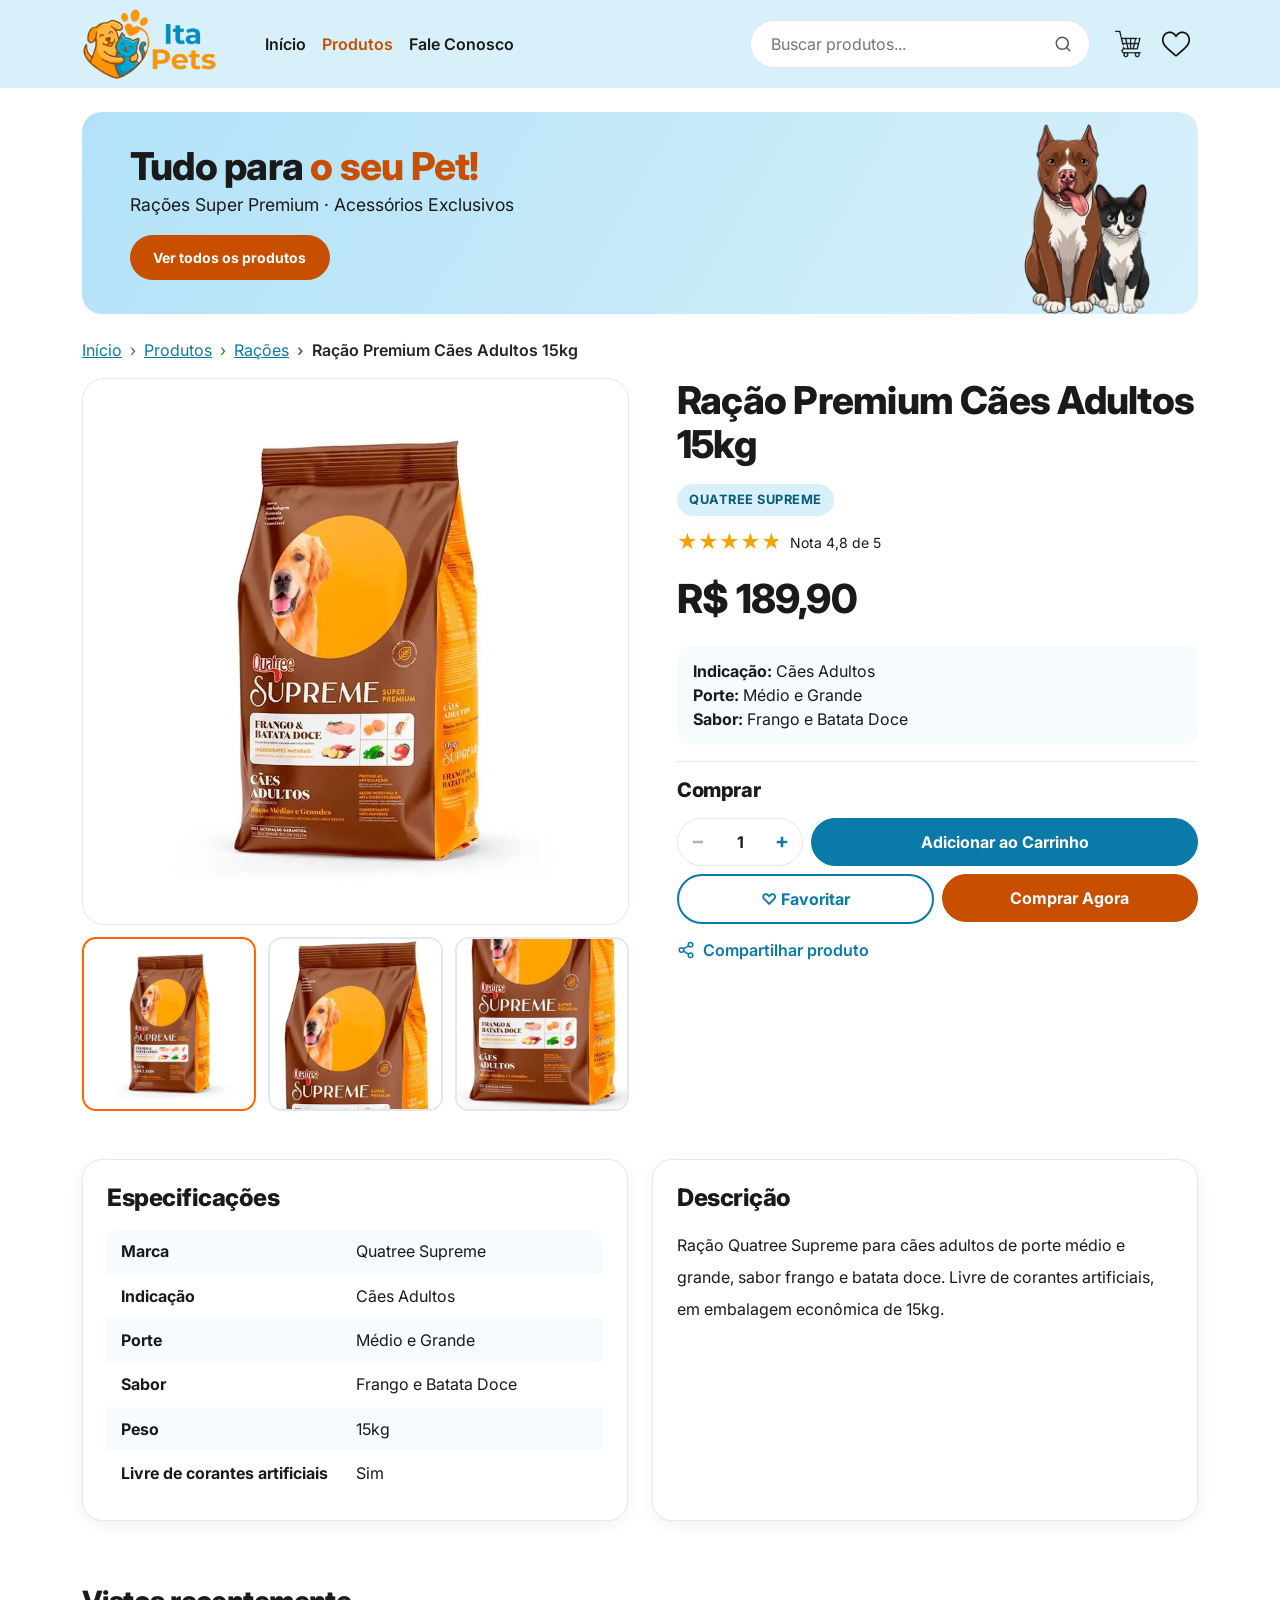
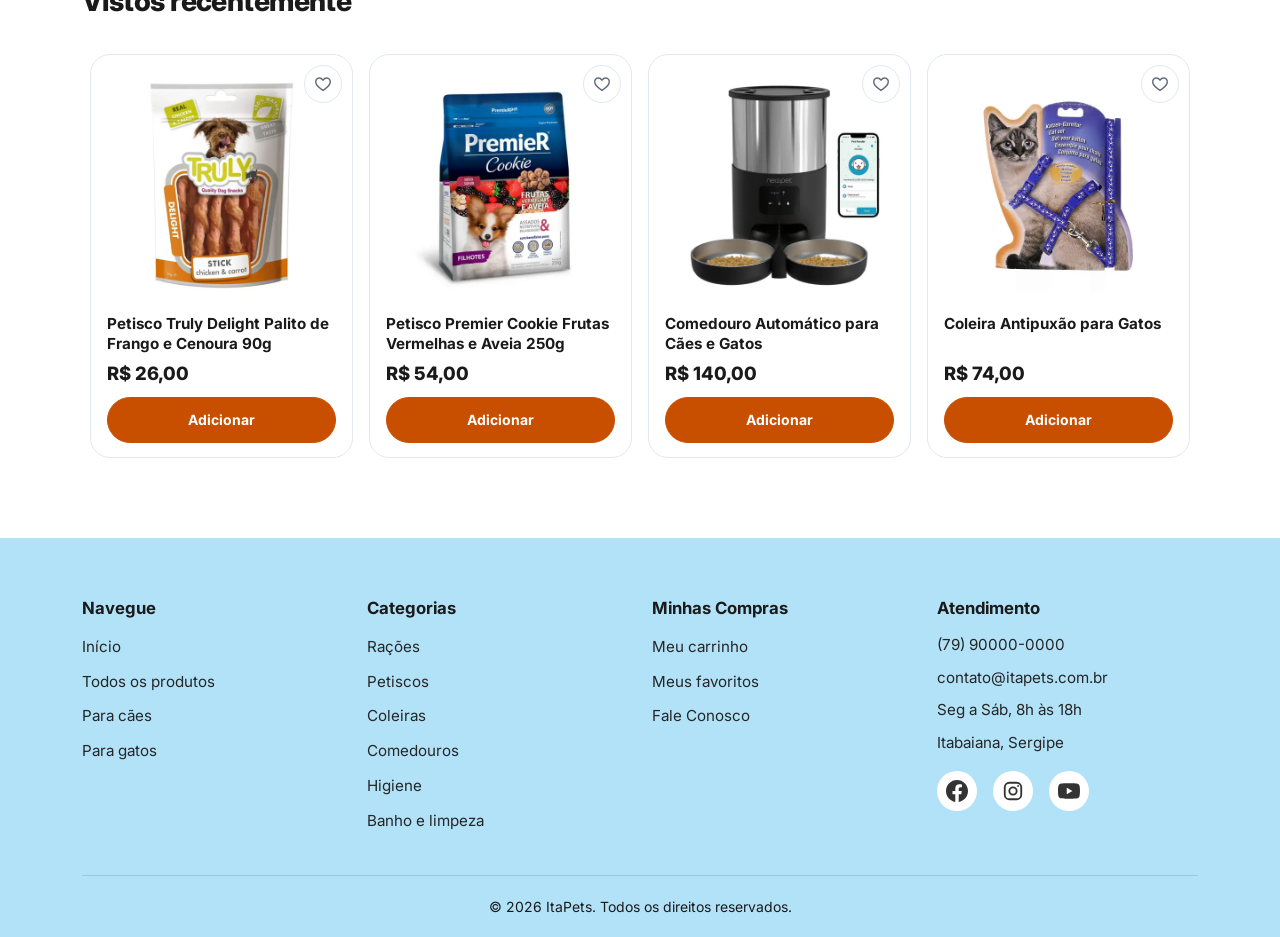
<file: produtos/racao-premium-caes-adultos-15kg.html>
<!DOCTYPE html>
<html lang="pt-BR">

<head>
  <meta charset="utf-8">
  <meta name="viewport" content="width=device-width, initial-scale=1">
  <title>Ração Premium Cães Adultos 15kg — ItaPets</title>
  <meta name="description"
    content="Ração Quatree Supreme para cães adultos de porte médio e grande, sabor frango e batata doce. Livre de corantes artificiais, em embalagem econômica de 15kg.">
  <link rel="canonical" href="https://jmatheus-dev.github.io/ItaPets/produtos/racao-premium-caes-adultos-15kg.html">
  <meta property="og:type" content="website">
  <meta property="og:site_name" content="ItaPets">
  <meta property="og:locale" content="pt_BR">
  <meta property="og:title" content="Ração Premium Cães Adultos 15kg — ItaPets">
  <meta property="og:description" content="Ração Quatree Supreme para cães adultos de porte médio e grande, sabor frango e batata doce. Livre de corantes artificiais, em embalagem econômica de 15kg.">
  <meta property="og:url" content="https://jmatheus-dev.github.io/ItaPets/produtos/racao-premium-caes-adultos-15kg.html">
  <meta property="og:image" content="https://jmatheus-dev.github.io/ItaPets/imagens/produtos/racao-premium-caes-adultos-15kg.webp">
  <meta name="twitter:card" content="summary">
  <meta name="theme-color" content="#d7f0fa">
  <link rel="icon" href="../imagens/favicon/icone-site.ico" sizes="16x16 32x32 48x48">
  <link rel="icon" type="image/png" href="../imagens/favicon/icone-192.png" sizes="192x192">
  <link rel="apple-touch-icon" href="../imagens/favicon/apple-touch-icon.png">
  <link rel="preconnect" href="https://fonts.googleapis.com">
  <link rel="preconnect" href="https://fonts.gstatic.com" crossorigin>
  <link rel="stylesheet" href="https://fonts.googleapis.com/css2?family=Inter:wght@400;600;700;800&amp;display=swap">
  <link rel="stylesheet" href="https://cdn.jsdelivr.net/npm/bootstrap@5.3.3/dist/css/bootstrap.min.css"
    integrity="sha384-QWTKZyjpPEjISv5WaRU9OFeRpok6YctnYmDr5pNlyT2bRjXh0JMhjY6hW+ALEwIH" crossorigin="anonymous">
  <link rel="stylesheet" href="../css/style.css">
  <script src="https://cdn.jsdelivr.net/npm/bootstrap@5.3.3/dist/js/bootstrap.bundle.min.js"
    integrity="sha384-YvpcrYf0tY3lHB60NNkmXc5s9fDVZLESaAA55NDzOxhy9GkcIdslK1eN7N6jIeHz" crossorigin="anonymous"
    defer></script>
  <script src="../js/main.js" defer></script>
</head>

<body>
  <a class="u-pular-conteudo" href="#conteudo">Pular para o conteúdo</a>

  <header class="cabecalho sticky-top navbar navbar-expand-lg align-items-start py-2">
    <nav class="container-xl" aria-label="Menu principal">
      <a class="navbar-brand cabecalho__marca py-0" href="../index.html"><img src="../imagens/logo-itapets.webp"
          alt="ItaPets — página inicial"></a>
      <a class="cabecalho__icone ms-auto order-lg-last" data-abrir="carrinho" href="#comprar"><img
          src="../imagens/icones/carrinho-compras.webp" alt="Carrinho de compras"></a>
      <a class="cabecalho__icone ms-1 order-lg-last" data-abrir="favoritos" href="#comprar"><img src="../imagens/icones/favoritos.webp"
          alt="Favoritos"></a>
      <button class="navbar-toggler ms-2" type="button" data-bs-toggle="collapse" data-bs-target=".cabecalho__menu"
        aria-controls="menu-principal busca-principal" aria-expanded="false" aria-label="Abrir menu">
        <span class="navbar-toggler-icon"></span>
      </button>
      <ul class="cabecalho__menu navbar-nav collapse navbar-collapse align-items-stretch ms-lg-4 py-3 py-lg-0"
        id="menu-principal">
        <li class="nav-item">
          <a class="nav-link" href="../index.html">Início</a>
        </li>
        <li class="nav-item">
          <a class="nav-link active" href="../produtos.html">Produtos</a>
        </li>
        <li class="nav-item">
          <a class="nav-link" href="../contato.html">Fale Conosco</a>
        </li>
      </ul>
      <form class="cabecalho__menu busca collapse navbar-collapse mb-3 mb-lg-0 me-lg-3" id="busca-principal"
        role="search" action="../produtos.html">
        <input class="busca__campo" type="search" name="busca" placeholder="Buscar produtos..."
          aria-label="Buscar produtos">
        <button class="busca__botao" type="submit" aria-label="Buscar">
          <svg width="18" height="18" viewBox="0 0 24 24" fill="none" stroke="currentColor" stroke-width="2"
            stroke-linecap="round" aria-hidden="true">
            <circle cx="11" cy="11" r="8" />
            <line x1="21" y1="21" x2="16.65" y2="16.65" />
          </svg>
        </button>
      </form>
    </nav>
  </header>

  <main id="conteudo" tabindex="-1" class="container-xl pt-3 pt-md-4">
    <aside class="banner" aria-label="Destaque da loja">
      <p class="banner__texto">
        <strong class="banner__titulo">Tudo para <span class="banner__destaque">o seu Pet!</span></strong>
        <span class="banner__subtitulo">Rações Super Premium · Acessórios Exclusivos</span>
        <a class="btn btn--laranja btn-sm mt-3 d-none d-sm-inline-block" href="../produtos.html">Ver todos os
          produtos</a>
      </p>
      <img class="banner__imagem" src="../imagens/banner-pets.webp" alt="">
    </aside>

    <nav class="mt-4" aria-label="Você está em">
      <ol class="breadcrumb small">
        <li class="breadcrumb-item"><a href="../index.html">Início</a></li>
        <li class="breadcrumb-item"><a href="../produtos.html">Produtos</a></li>
        <li class="breadcrumb-item"><a href="../produtos.html#racoes">Rações</a></li>
        <li class="breadcrumb-item active fw-semibold text-body" aria-current="page">
          Ração Premium Cães Adultos 15kg
        </li>
      </ol>
    </nav>

    <article class="produto" aria-labelledby="produto-titulo">
      <h1 class="produto__titulo" id="produto-titulo">Ração Premium Cães Adultos 15kg</h1>

      <fieldset class="produto__galeria galeria">
        <legend class="visually-hidden">Fotos do produto</legend>
        <figure class="galeria__principal">
          <img src="../imagens/produtos/racao-premium-caes-adultos-15kg.webp"
            alt="Pacote de ração Quatree Supreme para cães adultos" fetchpriority="high">
        </figure>
        <input type="radio" class="btn-check" name="vista" id="vista-1" checked>
        <label class="galeria__miniatura" for="vista-1">
          <img src="../imagens/produtos/racao-premium-caes-adultos-15kg.webp" alt=""><span class="visually-hidden">Ver
            foto inteira</span>
        </label>
        <input type="radio" class="btn-check" name="vista" id="vista-2">
        <label class="galeria__miniatura galeria__miniatura--topo" for="vista-2">
          <img src="../imagens/produtos/racao-premium-caes-adultos-15kg.webp" alt=""><span class="visually-hidden">Ver
            detalhe de cima</span>
        </label>
        <input type="radio" class="btn-check" name="vista" id="vista-3">
        <label class="galeria__miniatura galeria__miniatura--base" for="vista-3">
          <img src="../imagens/produtos/racao-premium-caes-adultos-15kg.webp" alt=""><span class="visually-hidden">Ver
            detalhe de baixo</span>
        </label>
      </fieldset>

      <form class="produto__info d-flex flex-column gap-3" id="comprar" aria-labelledby="comprar-titulo">
        <p class="produto__marca align-self-start mb-0">Quatree Supreme</p>
        <p class="d-flex align-items-center gap-2 mb-0 small">
          <span class="estrelas estrelas--grande" style="--nota: 4.8" aria-hidden="true"></span>Nota 4,8 de 5
        </p>
        <p class="produto__preco mb-0">R$ 189,90</p>
        <ul class="produto__resumo u-lista-limpa">
          <li><strong>Indicação:</strong> Cães Adultos</li>
          <li><strong>Porte:</strong> Médio e Grande</li>
          <li><strong>Sabor:</strong> Frango e Batata Doce</li>
        </ul>
        <fieldset class="border-top pt-3">
          <legend class="h5 mb-3" id="comprar-titulo">Comprar</legend>
          <p class="d-flex gap-2 mb-2">
            <label class="visually-hidden" for="quantidade">Quantidade</label>
            <input class="form-control produto__quantidade" type="number" id="quantidade" name="quantidade" min="1"
              max="20" value="1">
            <input type="checkbox" class="btn-check" id="add-carrinho">
            <label class="btn btn--azul flex-grow-1" for="add-carrinho"><span class="u-texto-inativo">Adicionar ao
                Carrinho</span><span class="u-texto-ativo">Adicionado ✓</span></label>
          </p>
          <p class="produto__acoes mb-0">
            <input type="checkbox" class="btn-check" id="favoritar">
            <label class="btn btn--contorno w-100" for="favoritar"><span class="u-texto-inativo">♡
                Favoritar</span><span class="u-texto-ativo">♥ Favoritado</span></label>
            <button class="btn btn--laranja w-100" type="button">Comprar Agora</button>
          </p>
        </fieldset>
      </form>

      <section class="produto__detalhes" aria-label="Detalhes do produto">
        <section class="u-cartao p-4">
          <h2 class="h4 mb-3">Especificações</h2>
          <dl class="ficha">
            <dt class="ficha__termo">Marca</dt>
            <dd class="ficha__valor">Quatree Supreme</dd>
            <dt class="ficha__termo">Indicação</dt>
            <dd class="ficha__valor">Cães Adultos</dd>
            <dt class="ficha__termo">Porte</dt>
            <dd class="ficha__valor">Médio e Grande</dd>
            <dt class="ficha__termo">Sabor</dt>
            <dd class="ficha__valor">Frango e Batata Doce</dd>
            <dt class="ficha__termo">Peso</dt>
            <dd class="ficha__valor">15kg</dd>
            <dt class="ficha__termo">Livre de corantes artificiais</dt>
            <dd class="ficha__valor">Sim</dd>
          </dl>
        </section>
        <section class="u-cartao p-4">
          <h2 class="h4 mb-3">Descrição</h2>
          <p class="mb-0 lh-lg">
            Ração Quatree Supreme para cães adultos de porte médio e grande, sabor frango e batata doce. Livre de
            corantes artificiais, em embalagem econômica de 15kg.
          </p>
        </section>
      </section>
    </article>
  </main>

  <footer class="rodape container-xl">
    <nav class="rodape__nav" aria-label="Links do rodapé">
      <section>
        <h2 class="rodape__titulo">Navegue</h2>
        <ul class="u-lista-limpa">
          <li class="rodape__item">
            <a class="rodape__link" href="../index.html">Início</a>
          </li>
          <li class="rodape__item">
            <a class="rodape__link" href="../produtos.html">Todos os produtos</a>
          </li>
          <li class="rodape__item">
            <a class="rodape__link" href="../produtos.html#caes">Para cães</a>
          </li>
          <li class="rodape__item">
            <a class="rodape__link" href="../produtos.html#gatos">Para gatos</a>
          </li>
        </ul>
      </section>
      <section>
        <h2 class="rodape__titulo">Categorias</h2>
        <ul class="u-lista-limpa">
          <li class="rodape__item">
            <a class="rodape__link" href="../produtos.html#racoes">Rações</a>
          </li>
          <li class="rodape__item">
            <a class="rodape__link" href="../produtos.html#petiscos">Petiscos</a>
          </li>
          <li class="rodape__item">
            <a class="rodape__link" href="../produtos.html#coleiras">Coleiras</a>
          </li>
          <li class="rodape__item">
            <a class="rodape__link" href="../produtos.html#comedouros">Comedouros</a>
          </li>
          <li class="rodape__item">
            <a class="rodape__link" href="../produtos.html#higiene">Higiene</a>
          </li>
          <li class="rodape__item">
            <a class="rodape__link" href="../produtos.html#limpeza">Banho e limpeza</a>
          </li>
        </ul>
      </section>
      <section>
        <h2 class="rodape__titulo">Minhas Compras</h2>
        <ul class="u-lista-limpa">
          <li class="rodape__item">
            <a class="rodape__link" href="../produtos.html" data-abrir="carrinho">Meu carrinho</a>
          </li>
          <li class="rodape__item">
            <a class="rodape__link" href="../produtos.html" data-abrir="favoritos">Meus favoritos</a>
          </li>
          <li class="rodape__item">
            <a class="rodape__link" href="../contato.html">Fale Conosco</a>
          </li>
        </ul>
      </section>
      <section>
        <h2 class="rodape__titulo">Atendimento</h2>
        <address class="rodape__contato">
          <a class="rodape__link" href="tel:+5579900000000">(79) 90000-0000</a>
          <a class="rodape__link text-break" href="mailto:contato@itapets.com.br">contato@itapets.com.br</a>
          <span>Seg a Sáb, 8h às 18h</span>
          <span>Itabaiana, Sergipe</span>
        </address>
        <ul class="d-flex gap-3 mt-3 u-lista-limpa">
          <li><a class="rodape__social" href="https://www.facebook.com/" aria-label="Facebook"><svg width="22"
                height="22" viewBox="0 0 24 24" fill="currentColor" aria-hidden="true">
                <path
                  d="M24 12.073c0-6.627-5.373-12-12-12s-12 5.373-12 12c0 5.99 4.388 10.954 10.125 11.854v-8.385H7.078v-3.47h3.047V9.43c0-3.007 1.792-4.669 4.533-4.669 1.312 0 2.686.235 2.686.235v2.953H15.83c-1.491 0-1.956.925-1.956 1.874v2.25h3.328l-.532 3.47h-2.796v8.385C19.612 23.027 24 18.062 24 12.073z" />
              </svg></a></li>
          <li><a class="rodape__social" href="https://www.instagram.com/" aria-label="Instagram"><svg width="22"
                height="22" viewBox="0 0 24 24" fill="none" stroke="currentColor" stroke-width="2" aria-hidden="true">
                <rect x="3" y="3" width="18" height="18" rx="5" />
                <circle cx="12" cy="12" r="4" />
                <circle cx="17.5" cy="6.5" r="1" fill="currentColor" stroke="none" />
              </svg></a></li>
          <li><a class="rodape__social" href="https://www.youtube.com/" aria-label="YouTube"><svg width="22" height="22"
                viewBox="0 0 24 24" fill="currentColor" aria-hidden="true">
                <path
                  d="M23.498 6.186a3.016 3.016 0 0 0-2.122-2.136C19.505 3.545 12 3.545 12 3.545s-7.505 0-9.377.505A3.017 3.017 0 0 0 .502 6.186C0 8.07 0 12 0 12s0 3.93.502 5.814a3.016 3.016 0 0 0 2.122 2.136c1.871.505 9.376.505 9.376.505s7.505 0 9.377-.505a3.015 3.015 0 0 0 2.122-2.136C24 15.93 24 12 24 12s0-3.93-.502-5.814zM9.545 15.568V8.432L15.818 12l-6.273 3.568z" />
              </svg></a></li>
        </ul>
      </section>
    </nav>
    <p class="rodape__base mb-0">
      &copy; <span data-ano>2026</span> ItaPets. Todos os direitos reservados.
    </p>
  </footer>
</body>

</html>
</file>
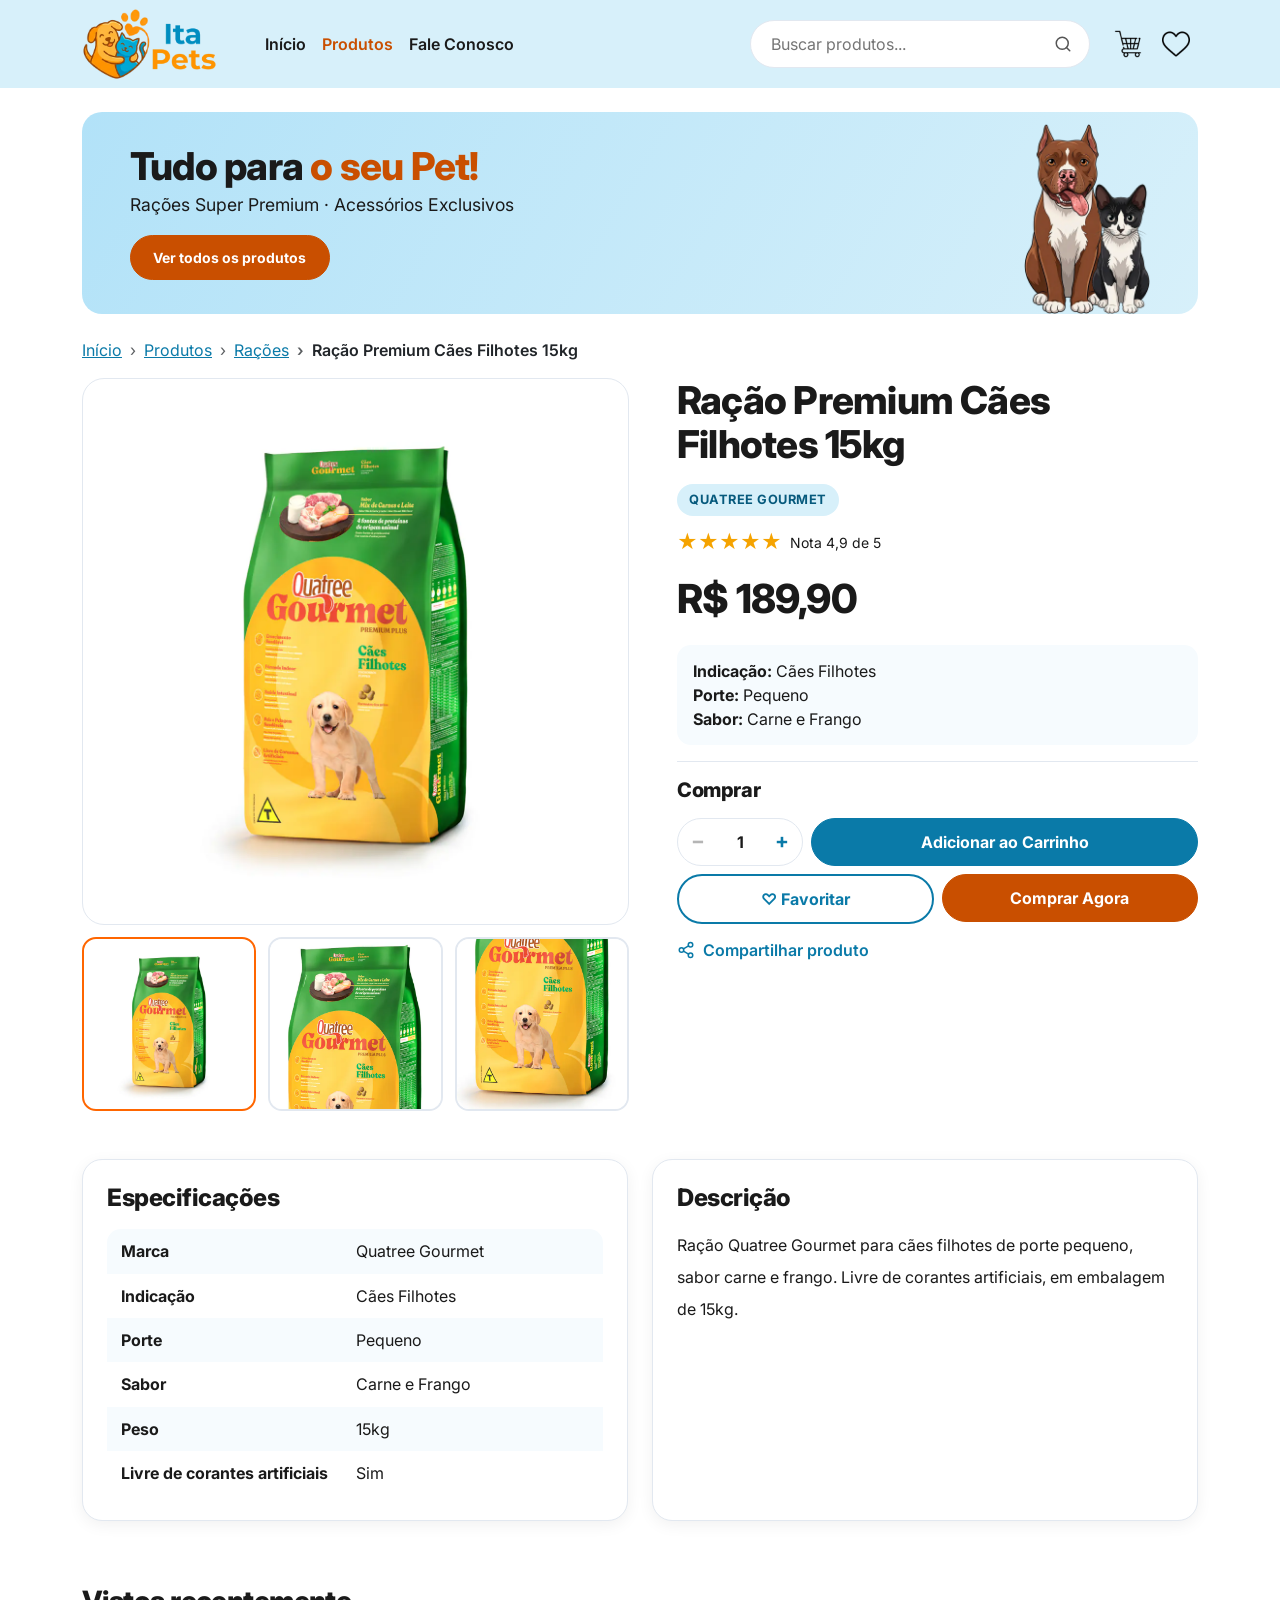
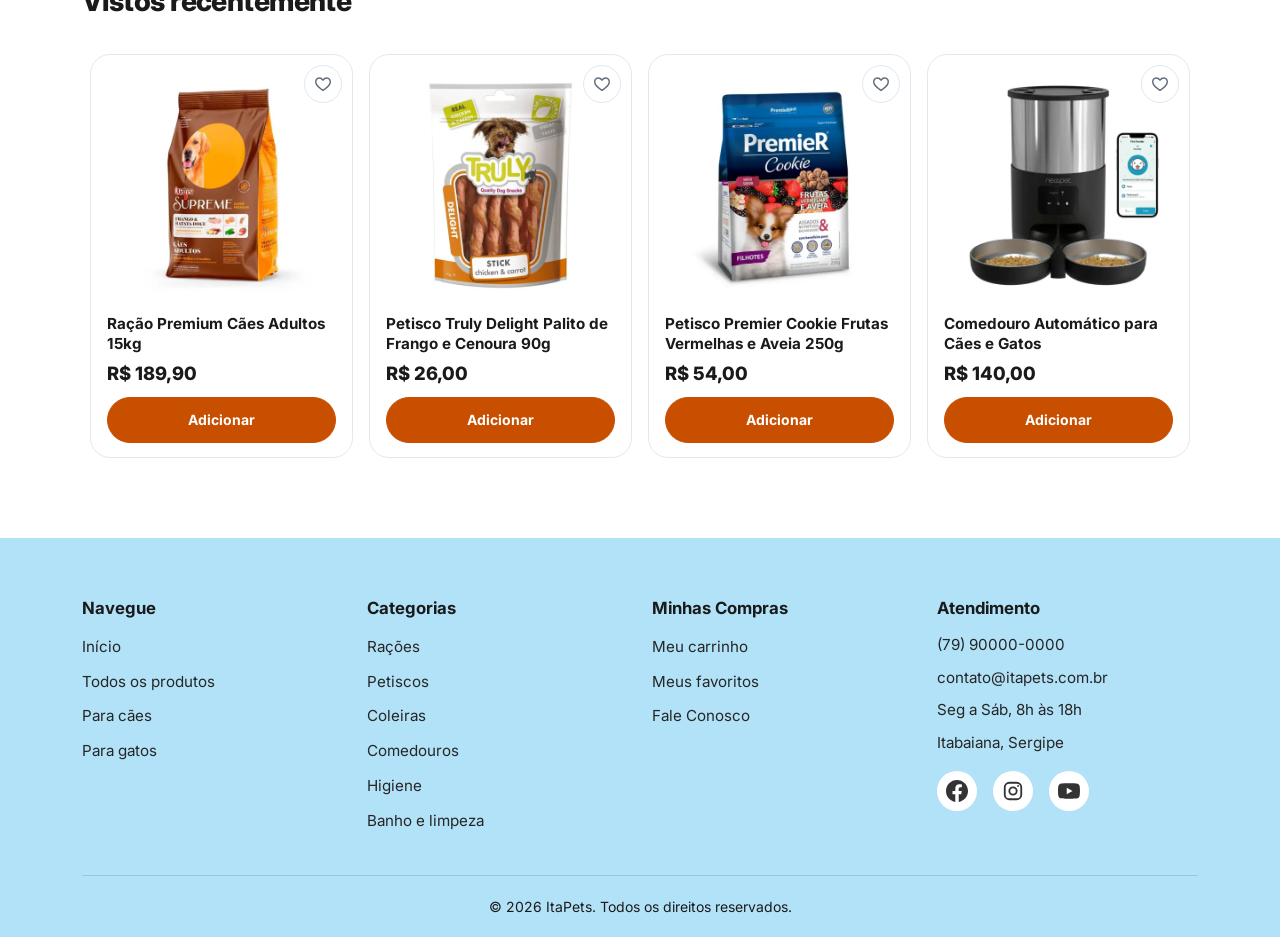
<file: produtos/racao-premium-caes-filhotes-15kg.html>
<!DOCTYPE html>
<html lang="pt-BR">

<head>
  <meta charset="utf-8">
  <meta name="viewport" content="width=device-width, initial-scale=1">
  <title>Ração Premium Cães Filhotes 15kg — ItaPets</title>
  <meta name="description"
    content="Ração Quatree Gourmet para cães filhotes de porte pequeno, sabor carne e frango. Livre de corantes artificiais, em embalagem de 15kg.">
  <link rel="canonical" href="https://jmatheus-dev.github.io/ItaPets/produtos/racao-premium-caes-filhotes-15kg.html">
  <meta property="og:type" content="website">
  <meta property="og:site_name" content="ItaPets">
  <meta property="og:locale" content="pt_BR">
  <meta property="og:title" content="Ração Premium Cães Filhotes 15kg — ItaPets">
  <meta property="og:description" content="Ração Quatree Gourmet para cães filhotes de porte pequeno, sabor carne e frango. Livre de corantes artificiais, em embalagem de 15kg.">
  <meta property="og:url" content="https://jmatheus-dev.github.io/ItaPets/produtos/racao-premium-caes-filhotes-15kg.html">
  <meta property="og:image" content="https://jmatheus-dev.github.io/ItaPets/imagens/produtos/racao-premium-caes-filhotes-15kg.webp">
  <meta name="twitter:card" content="summary">
  <meta name="theme-color" content="#d7f0fa">
  <link rel="icon" href="../imagens/favicon/icone-site.ico" sizes="16x16 32x32 48x48">
  <link rel="icon" type="image/png" href="../imagens/favicon/icone-192.png" sizes="192x192">
  <link rel="apple-touch-icon" href="../imagens/favicon/apple-touch-icon.png">
  <link rel="preconnect" href="https://fonts.googleapis.com">
  <link rel="preconnect" href="https://fonts.gstatic.com" crossorigin>
  <link rel="stylesheet" href="https://fonts.googleapis.com/css2?family=Inter:wght@400;600;700;800&amp;display=swap">
  <link rel="stylesheet" href="https://cdn.jsdelivr.net/npm/bootstrap@5.3.3/dist/css/bootstrap.min.css"
    integrity="sha384-QWTKZyjpPEjISv5WaRU9OFeRpok6YctnYmDr5pNlyT2bRjXh0JMhjY6hW+ALEwIH" crossorigin="anonymous">
  <link rel="stylesheet" href="../css/style.css">
  <script src="https://cdn.jsdelivr.net/npm/bootstrap@5.3.3/dist/js/bootstrap.bundle.min.js"
    integrity="sha384-YvpcrYf0tY3lHB60NNkmXc5s9fDVZLESaAA55NDzOxhy9GkcIdslK1eN7N6jIeHz" crossorigin="anonymous"
    defer></script>
  <script src="../js/main.js" defer></script>
</head>

<body>
  <a class="u-pular-conteudo" href="#conteudo">Pular para o conteúdo</a>

  <header class="cabecalho sticky-top navbar navbar-expand-lg align-items-start py-2">
    <nav class="container-xl" aria-label="Menu principal">
      <a class="navbar-brand cabecalho__marca py-0" href="../index.html"><img src="../imagens/logo-itapets.webp"
          alt="ItaPets — página inicial"></a>
      <a class="cabecalho__icone ms-auto order-lg-last" data-abrir="carrinho" href="#comprar"><img
          src="../imagens/icones/carrinho-compras.webp" alt="Carrinho de compras"></a>
      <a class="cabecalho__icone ms-1 order-lg-last" data-abrir="favoritos" href="#comprar"><img src="../imagens/icones/favoritos.webp"
          alt="Favoritos"></a>
      <button class="navbar-toggler ms-2" type="button" data-bs-toggle="collapse" data-bs-target=".cabecalho__menu"
        aria-controls="menu-principal busca-principal" aria-expanded="false" aria-label="Abrir menu">
        <span class="navbar-toggler-icon"></span>
      </button>
      <ul class="cabecalho__menu navbar-nav collapse navbar-collapse align-items-stretch ms-lg-4 py-3 py-lg-0"
        id="menu-principal">
        <li class="nav-item">
          <a class="nav-link" href="../index.html">Início</a>
        </li>
        <li class="nav-item">
          <a class="nav-link active" href="../produtos.html">Produtos</a>
        </li>
        <li class="nav-item">
          <a class="nav-link" href="../contato.html">Fale Conosco</a>
        </li>
      </ul>
      <form class="cabecalho__menu busca collapse navbar-collapse mb-3 mb-lg-0 me-lg-3" id="busca-principal"
        role="search" action="../produtos.html">
        <input class="busca__campo" type="search" name="busca" placeholder="Buscar produtos..."
          aria-label="Buscar produtos">
        <button class="busca__botao" type="submit" aria-label="Buscar">
          <svg width="18" height="18" viewBox="0 0 24 24" fill="none" stroke="currentColor" stroke-width="2"
            stroke-linecap="round" aria-hidden="true">
            <circle cx="11" cy="11" r="8" />
            <line x1="21" y1="21" x2="16.65" y2="16.65" />
          </svg>
        </button>
      </form>
    </nav>
  </header>

  <main id="conteudo" tabindex="-1" class="container-xl pt-3 pt-md-4">
    <aside class="banner" aria-label="Destaque da loja">
      <p class="banner__texto">
        <strong class="banner__titulo">Tudo para <span class="banner__destaque">o seu Pet!</span></strong>
        <span class="banner__subtitulo">Rações Super Premium · Acessórios Exclusivos</span>
        <a class="btn btn--laranja btn-sm mt-3 d-none d-sm-inline-block" href="../produtos.html">Ver todos os
          produtos</a>
      </p>
      <img class="banner__imagem" src="../imagens/banner-pets.webp" alt="">
    </aside>

    <nav class="mt-4" aria-label="Você está em">
      <ol class="breadcrumb small">
        <li class="breadcrumb-item"><a href="../index.html">Início</a></li>
        <li class="breadcrumb-item"><a href="../produtos.html">Produtos</a></li>
        <li class="breadcrumb-item"><a href="../produtos.html#racoes">Rações</a></li>
        <li class="breadcrumb-item active fw-semibold text-body" aria-current="page">
          Ração Premium Cães Filhotes 15kg
        </li>
      </ol>
    </nav>

    <article class="produto" aria-labelledby="produto-titulo">
      <h1 class="produto__titulo" id="produto-titulo">Ração Premium Cães Filhotes 15kg</h1>

      <fieldset class="produto__galeria galeria">
        <legend class="visually-hidden">Fotos do produto</legend>
        <figure class="galeria__principal">
          <img src="../imagens/produtos/racao-premium-caes-filhotes-15kg.webp"
            alt="Pacote de ração Quatree Gourmet para cães filhotes" fetchpriority="high">
        </figure>
        <input type="radio" class="btn-check" name="vista" id="vista-1" checked>
        <label class="galeria__miniatura" for="vista-1">
          <img src="../imagens/produtos/racao-premium-caes-filhotes-15kg.webp" alt=""><span class="visually-hidden">Ver
            foto inteira</span>
        </label>
        <input type="radio" class="btn-check" name="vista" id="vista-2">
        <label class="galeria__miniatura galeria__miniatura--topo" for="vista-2">
          <img src="../imagens/produtos/racao-premium-caes-filhotes-15kg.webp" alt=""><span class="visually-hidden">Ver
            detalhe de cima</span>
        </label>
        <input type="radio" class="btn-check" name="vista" id="vista-3">
        <label class="galeria__miniatura galeria__miniatura--base" for="vista-3">
          <img src="../imagens/produtos/racao-premium-caes-filhotes-15kg.webp" alt=""><span class="visually-hidden">Ver
            detalhe de baixo</span>
        </label>
      </fieldset>

      <form class="produto__info d-flex flex-column gap-3" id="comprar" aria-labelledby="comprar-titulo">
        <p class="produto__marca align-self-start mb-0">Quatree Gourmet</p>
        <p class="d-flex align-items-center gap-2 mb-0 small">
          <span class="estrelas estrelas--grande" style="--nota: 4.9" aria-hidden="true"></span>Nota 4,9 de 5
        </p>
        <p class="produto__preco mb-0">R$ 189,90</p>
        <ul class="produto__resumo u-lista-limpa">
          <li><strong>Indicação:</strong> Cães Filhotes</li>
          <li><strong>Porte:</strong> Pequeno</li>
          <li><strong>Sabor:</strong> Carne e Frango</li>
        </ul>
        <fieldset class="border-top pt-3">
          <legend class="h5 mb-3" id="comprar-titulo">Comprar</legend>
          <p class="d-flex gap-2 mb-2">
            <label class="visually-hidden" for="quantidade">Quantidade</label>
            <input class="form-control produto__quantidade" type="number" id="quantidade" name="quantidade" min="1"
              max="20" value="1">
            <input type="checkbox" class="btn-check" id="add-carrinho">
            <label class="btn btn--azul flex-grow-1" for="add-carrinho"><span class="u-texto-inativo">Adicionar ao
                Carrinho</span><span class="u-texto-ativo">Adicionado ✓</span></label>
          </p>
          <p class="produto__acoes mb-0">
            <input type="checkbox" class="btn-check" id="favoritar">
            <label class="btn btn--contorno w-100" for="favoritar"><span class="u-texto-inativo">♡
                Favoritar</span><span class="u-texto-ativo">♥ Favoritado</span></label>
            <button class="btn btn--laranja w-100" type="button">Comprar Agora</button>
          </p>
        </fieldset>
      </form>

      <section class="produto__detalhes" aria-label="Detalhes do produto">
        <section class="u-cartao p-4">
          <h2 class="h4 mb-3">Especificações</h2>
          <dl class="ficha">
            <dt class="ficha__termo">Marca</dt>
            <dd class="ficha__valor">Quatree Gourmet</dd>
            <dt class="ficha__termo">Indicação</dt>
            <dd class="ficha__valor">Cães Filhotes</dd>
            <dt class="ficha__termo">Porte</dt>
            <dd class="ficha__valor">Pequeno</dd>
            <dt class="ficha__termo">Sabor</dt>
            <dd class="ficha__valor">Carne e Frango</dd>
            <dt class="ficha__termo">Peso</dt>
            <dd class="ficha__valor">15kg</dd>
            <dt class="ficha__termo">Livre de corantes artificiais</dt>
            <dd class="ficha__valor">Sim</dd>
          </dl>
        </section>
        <section class="u-cartao p-4">
          <h2 class="h4 mb-3">Descrição</h2>
          <p class="mb-0 lh-lg">
            Ração Quatree Gourmet para cães filhotes de porte pequeno, sabor carne e frango. Livre de corantes
            artificiais, em embalagem de 15kg.
          </p>
        </section>
      </section>
    </article>
  </main>

  <footer class="rodape container-xl">
    <nav class="rodape__nav" aria-label="Links do rodapé">
      <section>
        <h2 class="rodape__titulo">Navegue</h2>
        <ul class="u-lista-limpa">
          <li class="rodape__item">
            <a class="rodape__link" href="../index.html">Início</a>
          </li>
          <li class="rodape__item">
            <a class="rodape__link" href="../produtos.html">Todos os produtos</a>
          </li>
          <li class="rodape__item">
            <a class="rodape__link" href="../produtos.html#caes">Para cães</a>
          </li>
          <li class="rodape__item">
            <a class="rodape__link" href="../produtos.html#gatos">Para gatos</a>
          </li>
        </ul>
      </section>
      <section>
        <h2 class="rodape__titulo">Categorias</h2>
        <ul class="u-lista-limpa">
          <li class="rodape__item">
            <a class="rodape__link" href="../produtos.html#racoes">Rações</a>
          </li>
          <li class="rodape__item">
            <a class="rodape__link" href="../produtos.html#petiscos">Petiscos</a>
          </li>
          <li class="rodape__item">
            <a class="rodape__link" href="../produtos.html#coleiras">Coleiras</a>
          </li>
          <li class="rodape__item">
            <a class="rodape__link" href="../produtos.html#comedouros">Comedouros</a>
          </li>
          <li class="rodape__item">
            <a class="rodape__link" href="../produtos.html#higiene">Higiene</a>
          </li>
          <li class="rodape__item">
            <a class="rodape__link" href="../produtos.html#limpeza">Banho e limpeza</a>
          </li>
        </ul>
      </section>
      <section>
        <h2 class="rodape__titulo">Minhas Compras</h2>
        <ul class="u-lista-limpa">
          <li class="rodape__item">
            <a class="rodape__link" href="../produtos.html" data-abrir="carrinho">Meu carrinho</a>
          </li>
          <li class="rodape__item">
            <a class="rodape__link" href="../produtos.html" data-abrir="favoritos">Meus favoritos</a>
          </li>
          <li class="rodape__item">
            <a class="rodape__link" href="../contato.html">Fale Conosco</a>
          </li>
        </ul>
      </section>
      <section>
        <h2 class="rodape__titulo">Atendimento</h2>
        <address class="rodape__contato">
          <a class="rodape__link" href="tel:+5579900000000">(79) 90000-0000</a>
          <a class="rodape__link text-break" href="mailto:contato@itapets.com.br">contato@itapets.com.br</a>
          <span>Seg a Sáb, 8h às 18h</span>
          <span>Itabaiana, Sergipe</span>
        </address>
        <ul class="d-flex gap-3 mt-3 u-lista-limpa">
          <li><a class="rodape__social" href="https://www.facebook.com/" aria-label="Facebook"><svg width="22"
                height="22" viewBox="0 0 24 24" fill="currentColor" aria-hidden="true">
                <path
                  d="M24 12.073c0-6.627-5.373-12-12-12s-12 5.373-12 12c0 5.99 4.388 10.954 10.125 11.854v-8.385H7.078v-3.47h3.047V9.43c0-3.007 1.792-4.669 4.533-4.669 1.312 0 2.686.235 2.686.235v2.953H15.83c-1.491 0-1.956.925-1.956 1.874v2.25h3.328l-.532 3.47h-2.796v8.385C19.612 23.027 24 18.062 24 12.073z" />
              </svg></a></li>
          <li><a class="rodape__social" href="https://www.instagram.com/" aria-label="Instagram"><svg width="22"
                height="22" viewBox="0 0 24 24" fill="none" stroke="currentColor" stroke-width="2" aria-hidden="true">
                <rect x="3" y="3" width="18" height="18" rx="5" />
                <circle cx="12" cy="12" r="4" />
                <circle cx="17.5" cy="6.5" r="1" fill="currentColor" stroke="none" />
              </svg></a></li>
          <li><a class="rodape__social" href="https://www.youtube.com/" aria-label="YouTube"><svg width="22" height="22"
                viewBox="0 0 24 24" fill="currentColor" aria-hidden="true">
                <path
                  d="M23.498 6.186a3.016 3.016 0 0 0-2.122-2.136C19.505 3.545 12 3.545 12 3.545s-7.505 0-9.377.505A3.017 3.017 0 0 0 .502 6.186C0 8.07 0 12 0 12s0 3.93.502 5.814a3.016 3.016 0 0 0 2.122 2.136c1.871.505 9.376.505 9.376.505s7.505 0 9.377-.505a3.015 3.015 0 0 0 2.122-2.136C24 15.93 24 12 24 12s0-3.93-.502-5.814zM9.545 15.568V8.432L15.818 12l-6.273 3.568z" />
              </svg></a></li>
        </ul>
      </section>
    </nav>
    <p class="rodape__base mb-0">
      &copy; <span data-ano>2026</span> ItaPets. Todos os direitos reservados.
    </p>
  </footer>
</body>

</html>
</file>
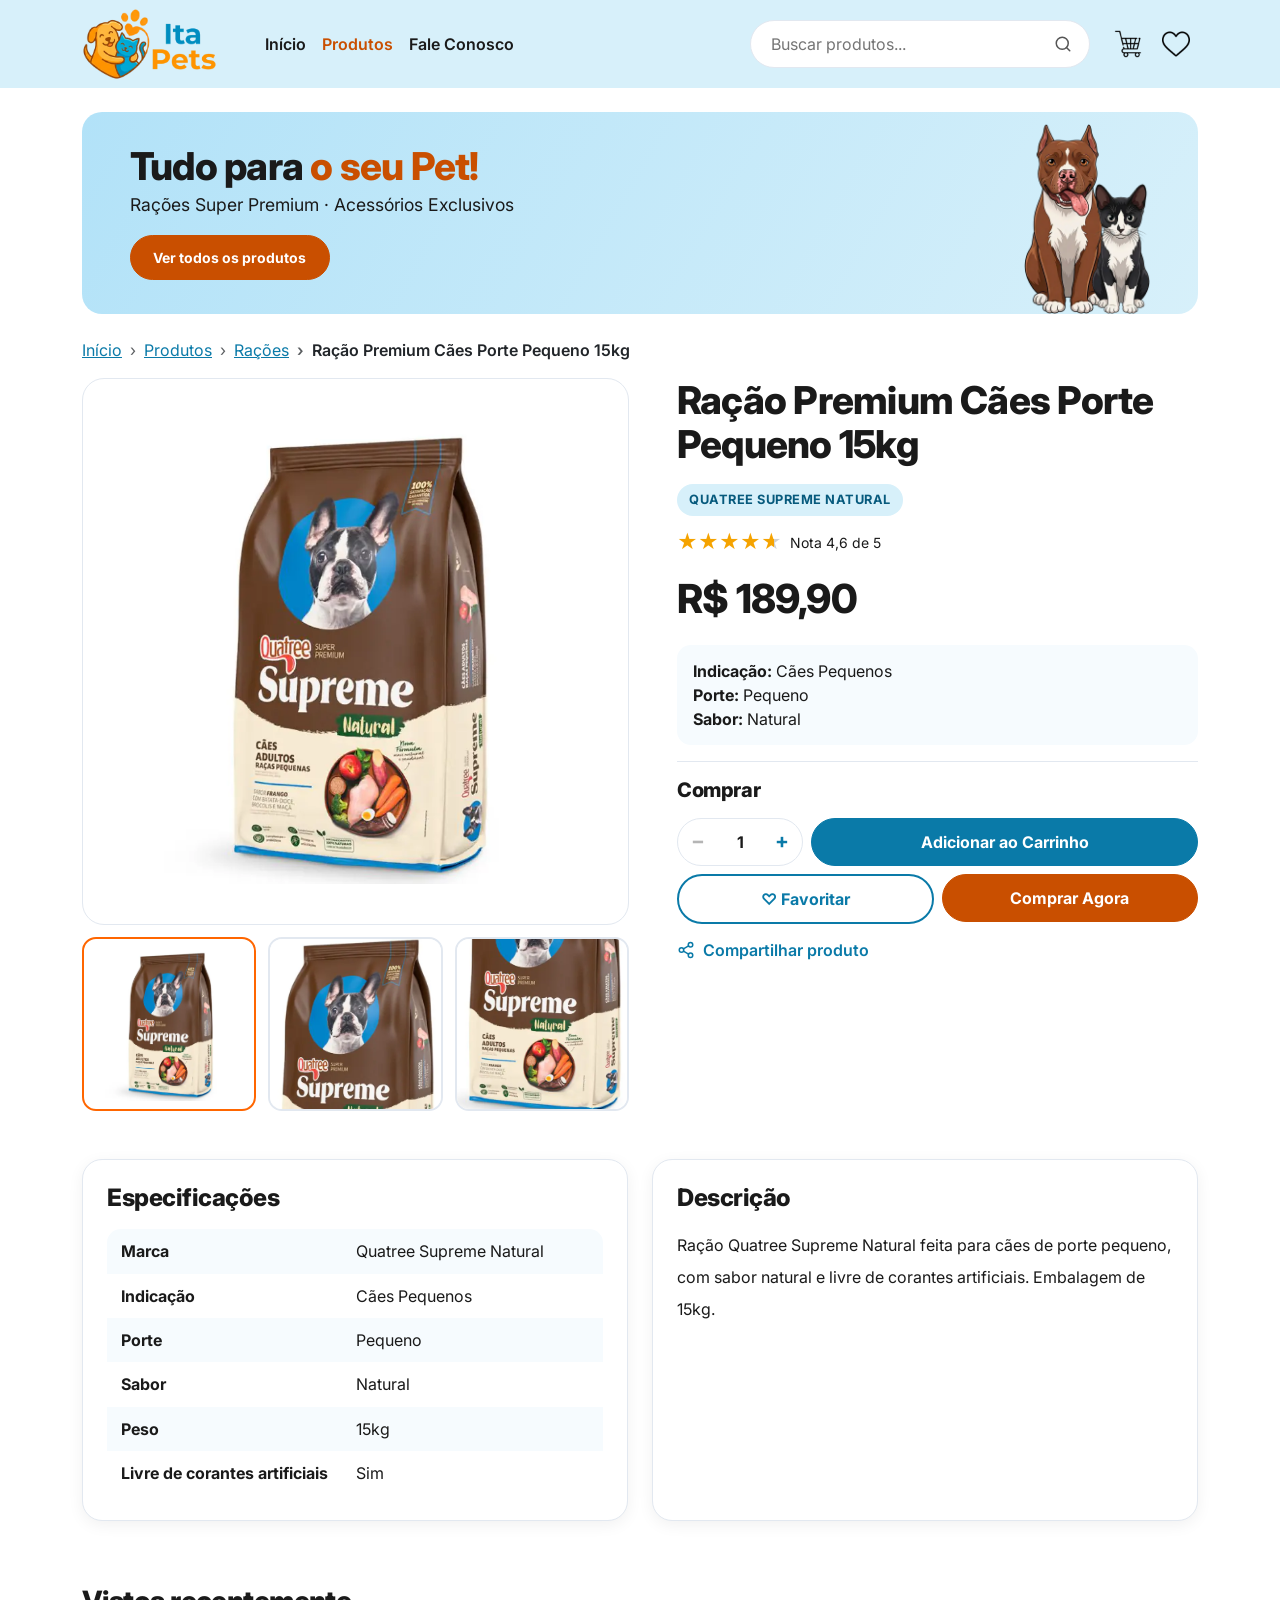
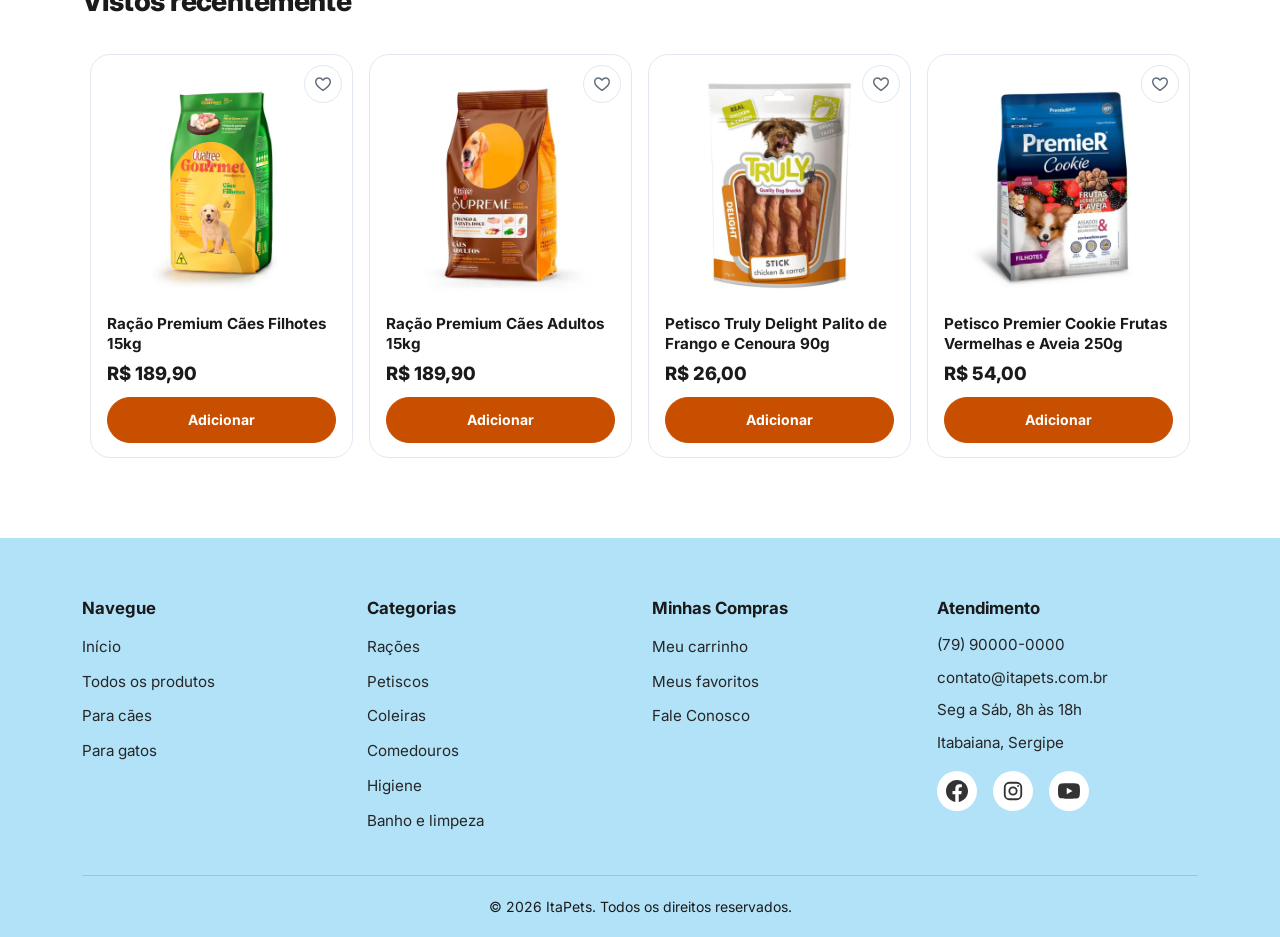
<file: produtos/racao-premium-caes-porte-pequeno-15kg.html>
<!DOCTYPE html>
<html lang="pt-BR">

<head>
  <meta charset="utf-8">
  <meta name="viewport" content="width=device-width, initial-scale=1">
  <title>Ração Premium Cães Porte Pequeno 15kg — ItaPets</title>
  <meta name="description"
    content="Ração Quatree Supreme Natural feita para cães de porte pequeno, com sabor natural e livre de corantes artificiais. Embalagem de 15kg.">
  <link rel="canonical" href="https://jmatheus-dev.github.io/ItaPets/produtos/racao-premium-caes-porte-pequeno-15kg.html">
  <meta property="og:type" content="website">
  <meta property="og:site_name" content="ItaPets">
  <meta property="og:locale" content="pt_BR">
  <meta property="og:title" content="Ração Premium Cães Porte Pequeno 15kg — ItaPets">
  <meta property="og:description" content="Ração Quatree Supreme Natural feita para cães de porte pequeno, com sabor natural e livre de corantes artificiais. Embalagem de 15kg.">
  <meta property="og:url" content="https://jmatheus-dev.github.io/ItaPets/produtos/racao-premium-caes-porte-pequeno-15kg.html">
  <meta property="og:image" content="https://jmatheus-dev.github.io/ItaPets/imagens/produtos/racao-premium-caes-porte-pequeno-15kg.webp">
  <meta name="twitter:card" content="summary">
  <meta name="theme-color" content="#d7f0fa">
  <link rel="icon" href="../imagens/favicon/icone-site.ico" sizes="16x16 32x32 48x48">
  <link rel="icon" type="image/png" href="../imagens/favicon/icone-192.png" sizes="192x192">
  <link rel="apple-touch-icon" href="../imagens/favicon/apple-touch-icon.png">
  <link rel="preconnect" href="https://fonts.googleapis.com">
  <link rel="preconnect" href="https://fonts.gstatic.com" crossorigin>
  <link rel="stylesheet" href="https://fonts.googleapis.com/css2?family=Inter:wght@400;600;700;800&amp;display=swap">
  <link rel="stylesheet" href="https://cdn.jsdelivr.net/npm/bootstrap@5.3.3/dist/css/bootstrap.min.css"
    integrity="sha384-QWTKZyjpPEjISv5WaRU9OFeRpok6YctnYmDr5pNlyT2bRjXh0JMhjY6hW+ALEwIH" crossorigin="anonymous">
  <link rel="stylesheet" href="../css/style.css">
  <script src="https://cdn.jsdelivr.net/npm/bootstrap@5.3.3/dist/js/bootstrap.bundle.min.js"
    integrity="sha384-YvpcrYf0tY3lHB60NNkmXc5s9fDVZLESaAA55NDzOxhy9GkcIdslK1eN7N6jIeHz" crossorigin="anonymous"
    defer></script>
  <script src="../js/main.js" defer></script>
</head>

<body>
  <a class="u-pular-conteudo" href="#conteudo">Pular para o conteúdo</a>

  <header class="cabecalho sticky-top navbar navbar-expand-lg align-items-start py-2">
    <nav class="container-xl" aria-label="Menu principal">
      <a class="navbar-brand cabecalho__marca py-0" href="../index.html"><img src="../imagens/logo-itapets.webp"
          alt="ItaPets — página inicial"></a>
      <a class="cabecalho__icone ms-auto order-lg-last" data-abrir="carrinho" href="#comprar"><img
          src="../imagens/icones/carrinho-compras.webp" alt="Carrinho de compras"></a>
      <a class="cabecalho__icone ms-1 order-lg-last" data-abrir="favoritos" href="#comprar"><img src="../imagens/icones/favoritos.webp"
          alt="Favoritos"></a>
      <button class="navbar-toggler ms-2" type="button" data-bs-toggle="collapse" data-bs-target=".cabecalho__menu"
        aria-controls="menu-principal busca-principal" aria-expanded="false" aria-label="Abrir menu">
        <span class="navbar-toggler-icon"></span>
      </button>
      <ul class="cabecalho__menu navbar-nav collapse navbar-collapse align-items-stretch ms-lg-4 py-3 py-lg-0"
        id="menu-principal">
        <li class="nav-item">
          <a class="nav-link" href="../index.html">Início</a>
        </li>
        <li class="nav-item">
          <a class="nav-link active" href="../produtos.html">Produtos</a>
        </li>
        <li class="nav-item">
          <a class="nav-link" href="../contato.html">Fale Conosco</a>
        </li>
      </ul>
      <form class="cabecalho__menu busca collapse navbar-collapse mb-3 mb-lg-0 me-lg-3" id="busca-principal"
        role="search" action="../produtos.html">
        <input class="busca__campo" type="search" name="busca" placeholder="Buscar produtos..."
          aria-label="Buscar produtos">
        <button class="busca__botao" type="submit" aria-label="Buscar">
          <svg width="18" height="18" viewBox="0 0 24 24" fill="none" stroke="currentColor" stroke-width="2"
            stroke-linecap="round" aria-hidden="true">
            <circle cx="11" cy="11" r="8" />
            <line x1="21" y1="21" x2="16.65" y2="16.65" />
          </svg>
        </button>
      </form>
    </nav>
  </header>

  <main id="conteudo" tabindex="-1" class="container-xl pt-3 pt-md-4">
    <aside class="banner" aria-label="Destaque da loja">
      <p class="banner__texto">
        <strong class="banner__titulo">Tudo para <span class="banner__destaque">o seu Pet!</span></strong>
        <span class="banner__subtitulo">Rações Super Premium · Acessórios Exclusivos</span>
        <a class="btn btn--laranja btn-sm mt-3 d-none d-sm-inline-block" href="../produtos.html">Ver todos os
          produtos</a>
      </p>
      <img class="banner__imagem" src="../imagens/banner-pets.webp" alt="">
    </aside>

    <nav class="mt-4" aria-label="Você está em">
      <ol class="breadcrumb small">
        <li class="breadcrumb-item"><a href="../index.html">Início</a></li>
        <li class="breadcrumb-item"><a href="../produtos.html">Produtos</a></li>
        <li class="breadcrumb-item"><a href="../produtos.html#racoes">Rações</a></li>
        <li class="breadcrumb-item active fw-semibold text-body" aria-current="page">
          Ração Premium Cães Porte Pequeno 15kg
        </li>
      </ol>
    </nav>

    <article class="produto" aria-labelledby="produto-titulo">
      <h1 class="produto__titulo" id="produto-titulo">Ração Premium Cães Porte Pequeno 15kg</h1>

      <fieldset class="produto__galeria galeria">
        <legend class="visually-hidden">Fotos do produto</legend>
        <figure class="galeria__principal">
          <img src="../imagens/produtos/racao-premium-caes-porte-pequeno-15kg.webp"
            alt="Pacote de ração Quatree Supreme Natural para cães de porte pequeno" fetchpriority="high">
        </figure>
        <input type="radio" class="btn-check" name="vista" id="vista-1" checked>
        <label class="galeria__miniatura" for="vista-1">
          <img src="../imagens/produtos/racao-premium-caes-porte-pequeno-15kg.webp" alt=""><span
            class="visually-hidden">Ver foto inteira</span>
        </label>
        <input type="radio" class="btn-check" name="vista" id="vista-2">
        <label class="galeria__miniatura galeria__miniatura--topo" for="vista-2">
          <img src="../imagens/produtos/racao-premium-caes-porte-pequeno-15kg.webp" alt=""><span
            class="visually-hidden">Ver detalhe de cima</span>
        </label>
        <input type="radio" class="btn-check" name="vista" id="vista-3">
        <label class="galeria__miniatura galeria__miniatura--base" for="vista-3">
          <img src="../imagens/produtos/racao-premium-caes-porte-pequeno-15kg.webp" alt=""><span
            class="visually-hidden">Ver detalhe de baixo</span>
        </label>
      </fieldset>

      <form class="produto__info d-flex flex-column gap-3" id="comprar" aria-labelledby="comprar-titulo">
        <p class="produto__marca align-self-start mb-0">Quatree Supreme Natural</p>
        <p class="d-flex align-items-center gap-2 mb-0 small">
          <span class="estrelas estrelas--grande" style="--nota: 4.6" aria-hidden="true"></span>Nota 4,6 de 5
        </p>
        <p class="produto__preco mb-0">R$ 189,90</p>
        <ul class="produto__resumo u-lista-limpa">
          <li><strong>Indicação:</strong> Cães Pequenos</li>
          <li><strong>Porte:</strong> Pequeno</li>
          <li><strong>Sabor:</strong> Natural</li>
        </ul>
        <fieldset class="border-top pt-3">
          <legend class="h5 mb-3" id="comprar-titulo">Comprar</legend>
          <p class="d-flex gap-2 mb-2">
            <label class="visually-hidden" for="quantidade">Quantidade</label>
            <input class="form-control produto__quantidade" type="number" id="quantidade" name="quantidade" min="1"
              max="20" value="1">
            <input type="checkbox" class="btn-check" id="add-carrinho">
            <label class="btn btn--azul flex-grow-1" for="add-carrinho"><span class="u-texto-inativo">Adicionar ao
                Carrinho</span><span class="u-texto-ativo">Adicionado ✓</span></label>
          </p>
          <p class="produto__acoes mb-0">
            <input type="checkbox" class="btn-check" id="favoritar">
            <label class="btn btn--contorno w-100" for="favoritar"><span class="u-texto-inativo">♡
                Favoritar</span><span class="u-texto-ativo">♥ Favoritado</span></label>
            <button class="btn btn--laranja w-100" type="button">Comprar Agora</button>
          </p>
        </fieldset>
      </form>

      <section class="produto__detalhes" aria-label="Detalhes do produto">
        <section class="u-cartao p-4">
          <h2 class="h4 mb-3">Especificações</h2>
          <dl class="ficha">
            <dt class="ficha__termo">Marca</dt>
            <dd class="ficha__valor">Quatree Supreme Natural</dd>
            <dt class="ficha__termo">Indicação</dt>
            <dd class="ficha__valor">Cães Pequenos</dd>
            <dt class="ficha__termo">Porte</dt>
            <dd class="ficha__valor">Pequeno</dd>
            <dt class="ficha__termo">Sabor</dt>
            <dd class="ficha__valor">Natural</dd>
            <dt class="ficha__termo">Peso</dt>
            <dd class="ficha__valor">15kg</dd>
            <dt class="ficha__termo">Livre de corantes artificiais</dt>
            <dd class="ficha__valor">Sim</dd>
          </dl>
        </section>
        <section class="u-cartao p-4">
          <h2 class="h4 mb-3">Descrição</h2>
          <p class="mb-0 lh-lg">
            Ração Quatree Supreme Natural feita para cães de porte pequeno, com sabor natural e livre de corantes
            artificiais. Embalagem de 15kg.
          </p>
        </section>
      </section>
    </article>
  </main>

  <footer class="rodape container-xl">
    <nav class="rodape__nav" aria-label="Links do rodapé">
      <section>
        <h2 class="rodape__titulo">Navegue</h2>
        <ul class="u-lista-limpa">
          <li class="rodape__item">
            <a class="rodape__link" href="../index.html">Início</a>
          </li>
          <li class="rodape__item">
            <a class="rodape__link" href="../produtos.html">Todos os produtos</a>
          </li>
          <li class="rodape__item">
            <a class="rodape__link" href="../produtos.html#caes">Para cães</a>
          </li>
          <li class="rodape__item">
            <a class="rodape__link" href="../produtos.html#gatos">Para gatos</a>
          </li>
        </ul>
      </section>
      <section>
        <h2 class="rodape__titulo">Categorias</h2>
        <ul class="u-lista-limpa">
          <li class="rodape__item">
            <a class="rodape__link" href="../produtos.html#racoes">Rações</a>
          </li>
          <li class="rodape__item">
            <a class="rodape__link" href="../produtos.html#petiscos">Petiscos</a>
          </li>
          <li class="rodape__item">
            <a class="rodape__link" href="../produtos.html#coleiras">Coleiras</a>
          </li>
          <li class="rodape__item">
            <a class="rodape__link" href="../produtos.html#comedouros">Comedouros</a>
          </li>
          <li class="rodape__item">
            <a class="rodape__link" href="../produtos.html#higiene">Higiene</a>
          </li>
          <li class="rodape__item">
            <a class="rodape__link" href="../produtos.html#limpeza">Banho e limpeza</a>
          </li>
        </ul>
      </section>
      <section>
        <h2 class="rodape__titulo">Minhas Compras</h2>
        <ul class="u-lista-limpa">
          <li class="rodape__item">
            <a class="rodape__link" href="../produtos.html" data-abrir="carrinho">Meu carrinho</a>
          </li>
          <li class="rodape__item">
            <a class="rodape__link" href="../produtos.html" data-abrir="favoritos">Meus favoritos</a>
          </li>
          <li class="rodape__item">
            <a class="rodape__link" href="../contato.html">Fale Conosco</a>
          </li>
        </ul>
      </section>
      <section>
        <h2 class="rodape__titulo">Atendimento</h2>
        <address class="rodape__contato">
          <a class="rodape__link" href="tel:+5579900000000">(79) 90000-0000</a>
          <a class="rodape__link text-break" href="mailto:contato@itapets.com.br">contato@itapets.com.br</a>
          <span>Seg a Sáb, 8h às 18h</span>
          <span>Itabaiana, Sergipe</span>
        </address>
        <ul class="d-flex gap-3 mt-3 u-lista-limpa">
          <li><a class="rodape__social" href="https://www.facebook.com/" aria-label="Facebook"><svg width="22"
                height="22" viewBox="0 0 24 24" fill="currentColor" aria-hidden="true">
                <path
                  d="M24 12.073c0-6.627-5.373-12-12-12s-12 5.373-12 12c0 5.99 4.388 10.954 10.125 11.854v-8.385H7.078v-3.47h3.047V9.43c0-3.007 1.792-4.669 4.533-4.669 1.312 0 2.686.235 2.686.235v2.953H15.83c-1.491 0-1.956.925-1.956 1.874v2.25h3.328l-.532 3.47h-2.796v8.385C19.612 23.027 24 18.062 24 12.073z" />
              </svg></a></li>
          <li><a class="rodape__social" href="https://www.instagram.com/" aria-label="Instagram"><svg width="22"
                height="22" viewBox="0 0 24 24" fill="none" stroke="currentColor" stroke-width="2" aria-hidden="true">
                <rect x="3" y="3" width="18" height="18" rx="5" />
                <circle cx="12" cy="12" r="4" />
                <circle cx="17.5" cy="6.5" r="1" fill="currentColor" stroke="none" />
              </svg></a></li>
          <li><a class="rodape__social" href="https://www.youtube.com/" aria-label="YouTube"><svg width="22" height="22"
                viewBox="0 0 24 24" fill="currentColor" aria-hidden="true">
                <path
                  d="M23.498 6.186a3.016 3.016 0 0 0-2.122-2.136C19.505 3.545 12 3.545 12 3.545s-7.505 0-9.377.505A3.017 3.017 0 0 0 .502 6.186C0 8.07 0 12 0 12s0 3.93.502 5.814a3.016 3.016 0 0 0 2.122 2.136c1.871.505 9.376.505 9.376.505s7.505 0 9.377-.505a3.015 3.015 0 0 0 2.122-2.136C24 15.93 24 12 24 12s0-3.93-.502-5.814zM9.545 15.568V8.432L15.818 12l-6.273 3.568z" />
              </svg></a></li>
        </ul>
      </section>
    </nav>
    <p class="rodape__base mb-0">
      &copy; <span data-ano>2026</span> ItaPets. Todos os direitos reservados.
    </p>
  </footer>
</body>

</html>
</file>
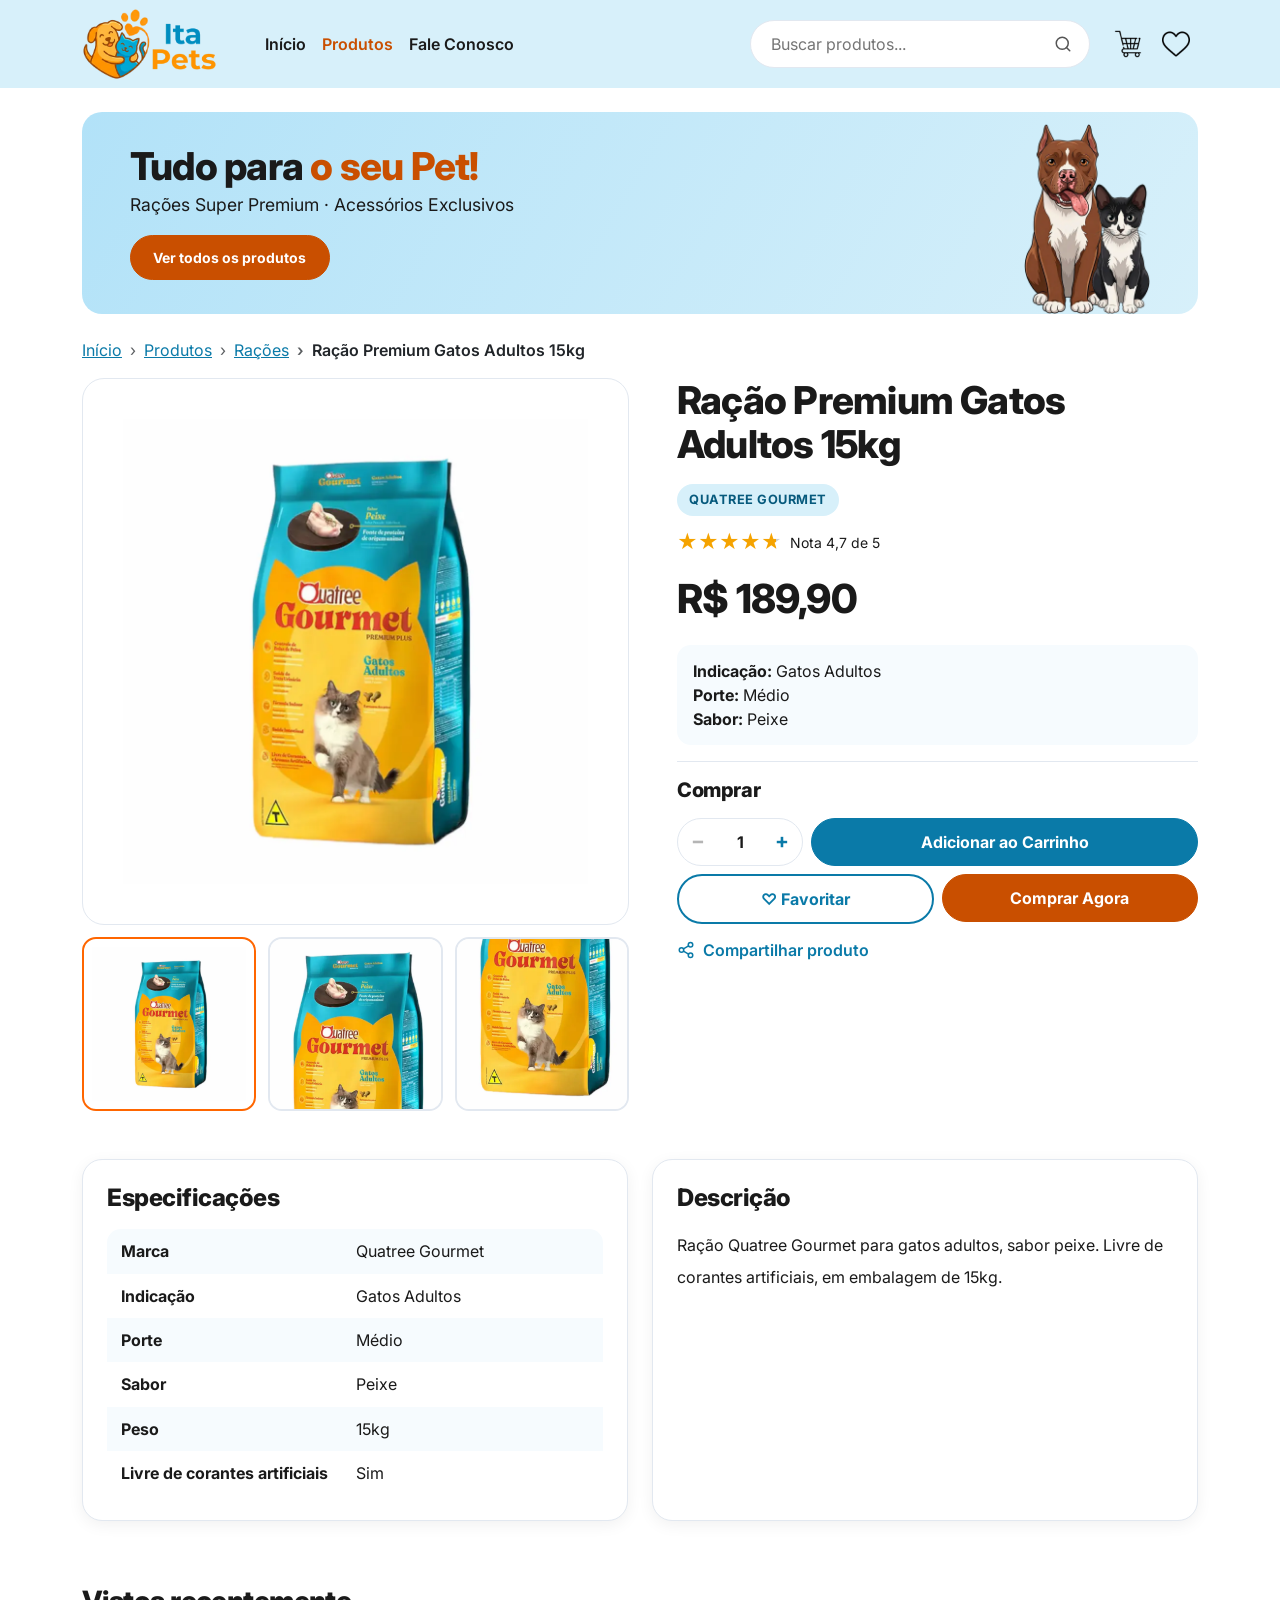
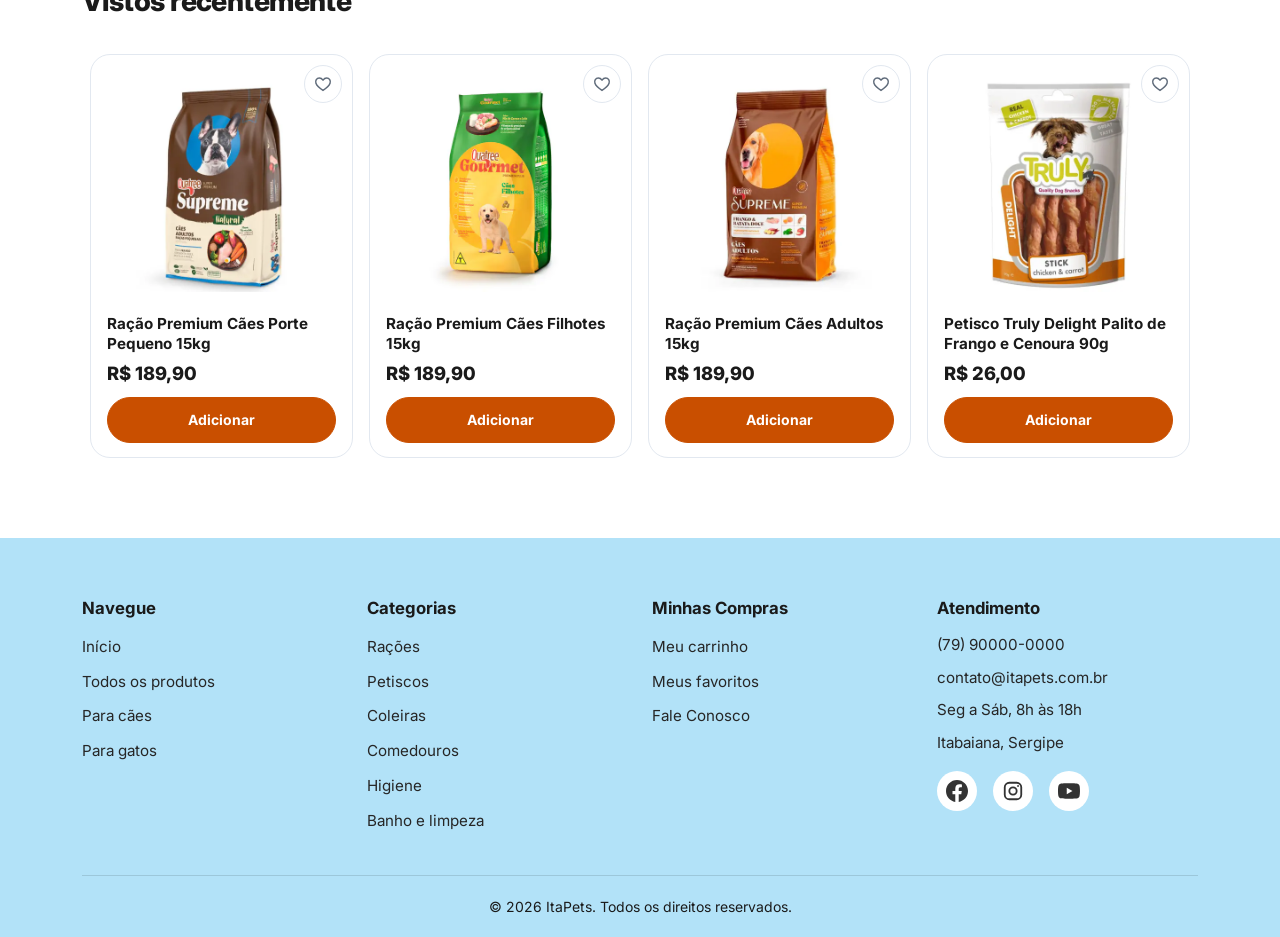
<file: produtos/racao-premium-gatos-adultos-15kg.html>
<!DOCTYPE html>
<html lang="pt-BR">

<head>
  <meta charset="utf-8">
  <meta name="viewport" content="width=device-width, initial-scale=1">
  <title>Ração Premium Gatos Adultos 15kg — ItaPets</title>
  <meta name="description"
    content="Ração Quatree Gourmet para gatos adultos, sabor peixe. Livre de corantes artificiais, em embalagem de 15kg.">
  <link rel="canonical" href="https://jmatheus-dev.github.io/ItaPets/produtos/racao-premium-gatos-adultos-15kg.html">
  <meta property="og:type" content="website">
  <meta property="og:site_name" content="ItaPets">
  <meta property="og:locale" content="pt_BR">
  <meta property="og:title" content="Ração Premium Gatos Adultos 15kg — ItaPets">
  <meta property="og:description" content="Ração Quatree Gourmet para gatos adultos, sabor peixe. Livre de corantes artificiais, em embalagem de 15kg.">
  <meta property="og:url" content="https://jmatheus-dev.github.io/ItaPets/produtos/racao-premium-gatos-adultos-15kg.html">
  <meta property="og:image" content="https://jmatheus-dev.github.io/ItaPets/imagens/produtos/racao-premium-gatos-adultos-15kg.webp">
  <meta name="twitter:card" content="summary">
  <meta name="theme-color" content="#d7f0fa">
  <link rel="icon" href="../imagens/favicon/icone-site.ico" sizes="16x16 32x32 48x48">
  <link rel="icon" type="image/png" href="../imagens/favicon/icone-192.png" sizes="192x192">
  <link rel="apple-touch-icon" href="../imagens/favicon/apple-touch-icon.png">
  <link rel="preconnect" href="https://fonts.googleapis.com">
  <link rel="preconnect" href="https://fonts.gstatic.com" crossorigin>
  <link rel="stylesheet" href="https://fonts.googleapis.com/css2?family=Inter:wght@400;600;700;800&amp;display=swap">
  <link rel="stylesheet" href="https://cdn.jsdelivr.net/npm/bootstrap@5.3.3/dist/css/bootstrap.min.css"
    integrity="sha384-QWTKZyjpPEjISv5WaRU9OFeRpok6YctnYmDr5pNlyT2bRjXh0JMhjY6hW+ALEwIH" crossorigin="anonymous">
  <link rel="stylesheet" href="../css/style.css">
  <script src="https://cdn.jsdelivr.net/npm/bootstrap@5.3.3/dist/js/bootstrap.bundle.min.js"
    integrity="sha384-YvpcrYf0tY3lHB60NNkmXc5s9fDVZLESaAA55NDzOxhy9GkcIdslK1eN7N6jIeHz" crossorigin="anonymous"
    defer></script>
  <script src="../js/main.js" defer></script>
</head>

<body>
  <a class="u-pular-conteudo" href="#conteudo">Pular para o conteúdo</a>

  <header class="cabecalho sticky-top navbar navbar-expand-lg align-items-start py-2">
    <nav class="container-xl" aria-label="Menu principal">
      <a class="navbar-brand cabecalho__marca py-0" href="../index.html"><img src="../imagens/logo-itapets.webp"
          alt="ItaPets — página inicial"></a>
      <a class="cabecalho__icone ms-auto order-lg-last" data-abrir="carrinho" href="#comprar"><img
          src="../imagens/icones/carrinho-compras.webp" alt="Carrinho de compras"></a>
      <a class="cabecalho__icone ms-1 order-lg-last" data-abrir="favoritos" href="#comprar"><img src="../imagens/icones/favoritos.webp"
          alt="Favoritos"></a>
      <button class="navbar-toggler ms-2" type="button" data-bs-toggle="collapse" data-bs-target=".cabecalho__menu"
        aria-controls="menu-principal busca-principal" aria-expanded="false" aria-label="Abrir menu">
        <span class="navbar-toggler-icon"></span>
      </button>
      <ul class="cabecalho__menu navbar-nav collapse navbar-collapse align-items-stretch ms-lg-4 py-3 py-lg-0"
        id="menu-principal">
        <li class="nav-item">
          <a class="nav-link" href="../index.html">Início</a>
        </li>
        <li class="nav-item">
          <a class="nav-link active" href="../produtos.html">Produtos</a>
        </li>
        <li class="nav-item">
          <a class="nav-link" href="../contato.html">Fale Conosco</a>
        </li>
      </ul>
      <form class="cabecalho__menu busca collapse navbar-collapse mb-3 mb-lg-0 me-lg-3" id="busca-principal"
        role="search" action="../produtos.html">
        <input class="busca__campo" type="search" name="busca" placeholder="Buscar produtos..."
          aria-label="Buscar produtos">
        <button class="busca__botao" type="submit" aria-label="Buscar">
          <svg width="18" height="18" viewBox="0 0 24 24" fill="none" stroke="currentColor" stroke-width="2"
            stroke-linecap="round" aria-hidden="true">
            <circle cx="11" cy="11" r="8" />
            <line x1="21" y1="21" x2="16.65" y2="16.65" />
          </svg>
        </button>
      </form>
    </nav>
  </header>

  <main id="conteudo" tabindex="-1" class="container-xl pt-3 pt-md-4">
    <aside class="banner" aria-label="Destaque da loja">
      <p class="banner__texto">
        <strong class="banner__titulo">Tudo para <span class="banner__destaque">o seu Pet!</span></strong>
        <span class="banner__subtitulo">Rações Super Premium · Acessórios Exclusivos</span>
        <a class="btn btn--laranja btn-sm mt-3 d-none d-sm-inline-block" href="../produtos.html">Ver todos os
          produtos</a>
      </p>
      <img class="banner__imagem" src="../imagens/banner-pets.webp" alt="">
    </aside>

    <nav class="mt-4" aria-label="Você está em">
      <ol class="breadcrumb small">
        <li class="breadcrumb-item"><a href="../index.html">Início</a></li>
        <li class="breadcrumb-item"><a href="../produtos.html">Produtos</a></li>
        <li class="breadcrumb-item"><a href="../produtos.html#racoes">Rações</a></li>
        <li class="breadcrumb-item active fw-semibold text-body" aria-current="page">
          Ração Premium Gatos Adultos 15kg
        </li>
      </ol>
    </nav>

    <article class="produto" aria-labelledby="produto-titulo">
      <h1 class="produto__titulo" id="produto-titulo">Ração Premium Gatos Adultos 15kg</h1>

      <fieldset class="produto__galeria galeria">
        <legend class="visually-hidden">Fotos do produto</legend>
        <figure class="galeria__principal">
          <img src="../imagens/produtos/racao-premium-gatos-adultos-15kg.webp"
            alt="Pacote de ração Quatree Gourmet para gatos adultos" fetchpriority="high">
        </figure>
        <input type="radio" class="btn-check" name="vista" id="vista-1" checked>
        <label class="galeria__miniatura" for="vista-1">
          <img src="../imagens/produtos/racao-premium-gatos-adultos-15kg.webp" alt=""><span class="visually-hidden">Ver
            foto inteira</span>
        </label>
        <input type="radio" class="btn-check" name="vista" id="vista-2">
        <label class="galeria__miniatura galeria__miniatura--topo" for="vista-2">
          <img src="../imagens/produtos/racao-premium-gatos-adultos-15kg.webp" alt=""><span class="visually-hidden">Ver
            detalhe de cima</span>
        </label>
        <input type="radio" class="btn-check" name="vista" id="vista-3">
        <label class="galeria__miniatura galeria__miniatura--base" for="vista-3">
          <img src="../imagens/produtos/racao-premium-gatos-adultos-15kg.webp" alt=""><span class="visually-hidden">Ver
            detalhe de baixo</span>
        </label>
      </fieldset>

      <form class="produto__info d-flex flex-column gap-3" id="comprar" aria-labelledby="comprar-titulo">
        <p class="produto__marca align-self-start mb-0">Quatree Gourmet</p>
        <p class="d-flex align-items-center gap-2 mb-0 small">
          <span class="estrelas estrelas--grande" style="--nota: 4.7" aria-hidden="true"></span>Nota 4,7 de 5
        </p>
        <p class="produto__preco mb-0">R$ 189,90</p>
        <ul class="produto__resumo u-lista-limpa">
          <li><strong>Indicação:</strong> Gatos Adultos</li>
          <li><strong>Porte:</strong> Médio</li>
          <li><strong>Sabor:</strong> Peixe</li>
        </ul>
        <fieldset class="border-top pt-3">
          <legend class="h5 mb-3" id="comprar-titulo">Comprar</legend>
          <p class="d-flex gap-2 mb-2">
            <label class="visually-hidden" for="quantidade">Quantidade</label>
            <input class="form-control produto__quantidade" type="number" id="quantidade" name="quantidade" min="1"
              max="20" value="1">
            <input type="checkbox" class="btn-check" id="add-carrinho">
            <label class="btn btn--azul flex-grow-1" for="add-carrinho"><span class="u-texto-inativo">Adicionar ao
                Carrinho</span><span class="u-texto-ativo">Adicionado ✓</span></label>
          </p>
          <p class="produto__acoes mb-0">
            <input type="checkbox" class="btn-check" id="favoritar">
            <label class="btn btn--contorno w-100" for="favoritar"><span class="u-texto-inativo">♡
                Favoritar</span><span class="u-texto-ativo">♥ Favoritado</span></label>
            <button class="btn btn--laranja w-100" type="button">Comprar Agora</button>
          </p>
        </fieldset>
      </form>

      <section class="produto__detalhes" aria-label="Detalhes do produto">
        <section class="u-cartao p-4">
          <h2 class="h4 mb-3">Especificações</h2>
          <dl class="ficha">
            <dt class="ficha__termo">Marca</dt>
            <dd class="ficha__valor">Quatree Gourmet</dd>
            <dt class="ficha__termo">Indicação</dt>
            <dd class="ficha__valor">Gatos Adultos</dd>
            <dt class="ficha__termo">Porte</dt>
            <dd class="ficha__valor">Médio</dd>
            <dt class="ficha__termo">Sabor</dt>
            <dd class="ficha__valor">Peixe</dd>
            <dt class="ficha__termo">Peso</dt>
            <dd class="ficha__valor">15kg</dd>
            <dt class="ficha__termo">Livre de corantes artificiais</dt>
            <dd class="ficha__valor">Sim</dd>
          </dl>
        </section>
        <section class="u-cartao p-4">
          <h2 class="h4 mb-3">Descrição</h2>
          <p class="mb-0 lh-lg">
            Ração Quatree Gourmet para gatos adultos, sabor peixe. Livre de corantes artificiais, em embalagem de
            15kg.
          </p>
        </section>
      </section>
    </article>
  </main>

  <footer class="rodape container-xl">
    <nav class="rodape__nav" aria-label="Links do rodapé">
      <section>
        <h2 class="rodape__titulo">Navegue</h2>
        <ul class="u-lista-limpa">
          <li class="rodape__item">
            <a class="rodape__link" href="../index.html">Início</a>
          </li>
          <li class="rodape__item">
            <a class="rodape__link" href="../produtos.html">Todos os produtos</a>
          </li>
          <li class="rodape__item">
            <a class="rodape__link" href="../produtos.html#caes">Para cães</a>
          </li>
          <li class="rodape__item">
            <a class="rodape__link" href="../produtos.html#gatos">Para gatos</a>
          </li>
        </ul>
      </section>
      <section>
        <h2 class="rodape__titulo">Categorias</h2>
        <ul class="u-lista-limpa">
          <li class="rodape__item">
            <a class="rodape__link" href="../produtos.html#racoes">Rações</a>
          </li>
          <li class="rodape__item">
            <a class="rodape__link" href="../produtos.html#petiscos">Petiscos</a>
          </li>
          <li class="rodape__item">
            <a class="rodape__link" href="../produtos.html#coleiras">Coleiras</a>
          </li>
          <li class="rodape__item">
            <a class="rodape__link" href="../produtos.html#comedouros">Comedouros</a>
          </li>
          <li class="rodape__item">
            <a class="rodape__link" href="../produtos.html#higiene">Higiene</a>
          </li>
          <li class="rodape__item">
            <a class="rodape__link" href="../produtos.html#limpeza">Banho e limpeza</a>
          </li>
        </ul>
      </section>
      <section>
        <h2 class="rodape__titulo">Minhas Compras</h2>
        <ul class="u-lista-limpa">
          <li class="rodape__item">
            <a class="rodape__link" href="../produtos.html" data-abrir="carrinho">Meu carrinho</a>
          </li>
          <li class="rodape__item">
            <a class="rodape__link" href="../produtos.html" data-abrir="favoritos">Meus favoritos</a>
          </li>
          <li class="rodape__item">
            <a class="rodape__link" href="../contato.html">Fale Conosco</a>
          </li>
        </ul>
      </section>
      <section>
        <h2 class="rodape__titulo">Atendimento</h2>
        <address class="rodape__contato">
          <a class="rodape__link" href="tel:+5579900000000">(79) 90000-0000</a>
          <a class="rodape__link text-break" href="mailto:contato@itapets.com.br">contato@itapets.com.br</a>
          <span>Seg a Sáb, 8h às 18h</span>
          <span>Itabaiana, Sergipe</span>
        </address>
        <ul class="d-flex gap-3 mt-3 u-lista-limpa">
          <li><a class="rodape__social" href="https://www.facebook.com/" aria-label="Facebook"><svg width="22"
                height="22" viewBox="0 0 24 24" fill="currentColor" aria-hidden="true">
                <path
                  d="M24 12.073c0-6.627-5.373-12-12-12s-12 5.373-12 12c0 5.99 4.388 10.954 10.125 11.854v-8.385H7.078v-3.47h3.047V9.43c0-3.007 1.792-4.669 4.533-4.669 1.312 0 2.686.235 2.686.235v2.953H15.83c-1.491 0-1.956.925-1.956 1.874v2.25h3.328l-.532 3.47h-2.796v8.385C19.612 23.027 24 18.062 24 12.073z" />
              </svg></a></li>
          <li><a class="rodape__social" href="https://www.instagram.com/" aria-label="Instagram"><svg width="22"
                height="22" viewBox="0 0 24 24" fill="none" stroke="currentColor" stroke-width="2" aria-hidden="true">
                <rect x="3" y="3" width="18" height="18" rx="5" />
                <circle cx="12" cy="12" r="4" />
                <circle cx="17.5" cy="6.5" r="1" fill="currentColor" stroke="none" />
              </svg></a></li>
          <li><a class="rodape__social" href="https://www.youtube.com/" aria-label="YouTube"><svg width="22" height="22"
                viewBox="0 0 24 24" fill="currentColor" aria-hidden="true">
                <path
                  d="M23.498 6.186a3.016 3.016 0 0 0-2.122-2.136C19.505 3.545 12 3.545 12 3.545s-7.505 0-9.377.505A3.017 3.017 0 0 0 .502 6.186C0 8.07 0 12 0 12s0 3.93.502 5.814a3.016 3.016 0 0 0 2.122 2.136c1.871.505 9.376.505 9.376.505s7.505 0 9.377-.505a3.015 3.015 0 0 0 2.122-2.136C24 15.93 24 12 24 12s0-3.93-.502-5.814zM9.545 15.568V8.432L15.818 12l-6.273 3.568z" />
              </svg></a></li>
        </ul>
      </section>
    </nav>
    <p class="rodape__base mb-0">
      &copy; <span data-ano>2026</span> ItaPets. Todos os direitos reservados.
    </p>
  </footer>
</body>

</html>
</file>
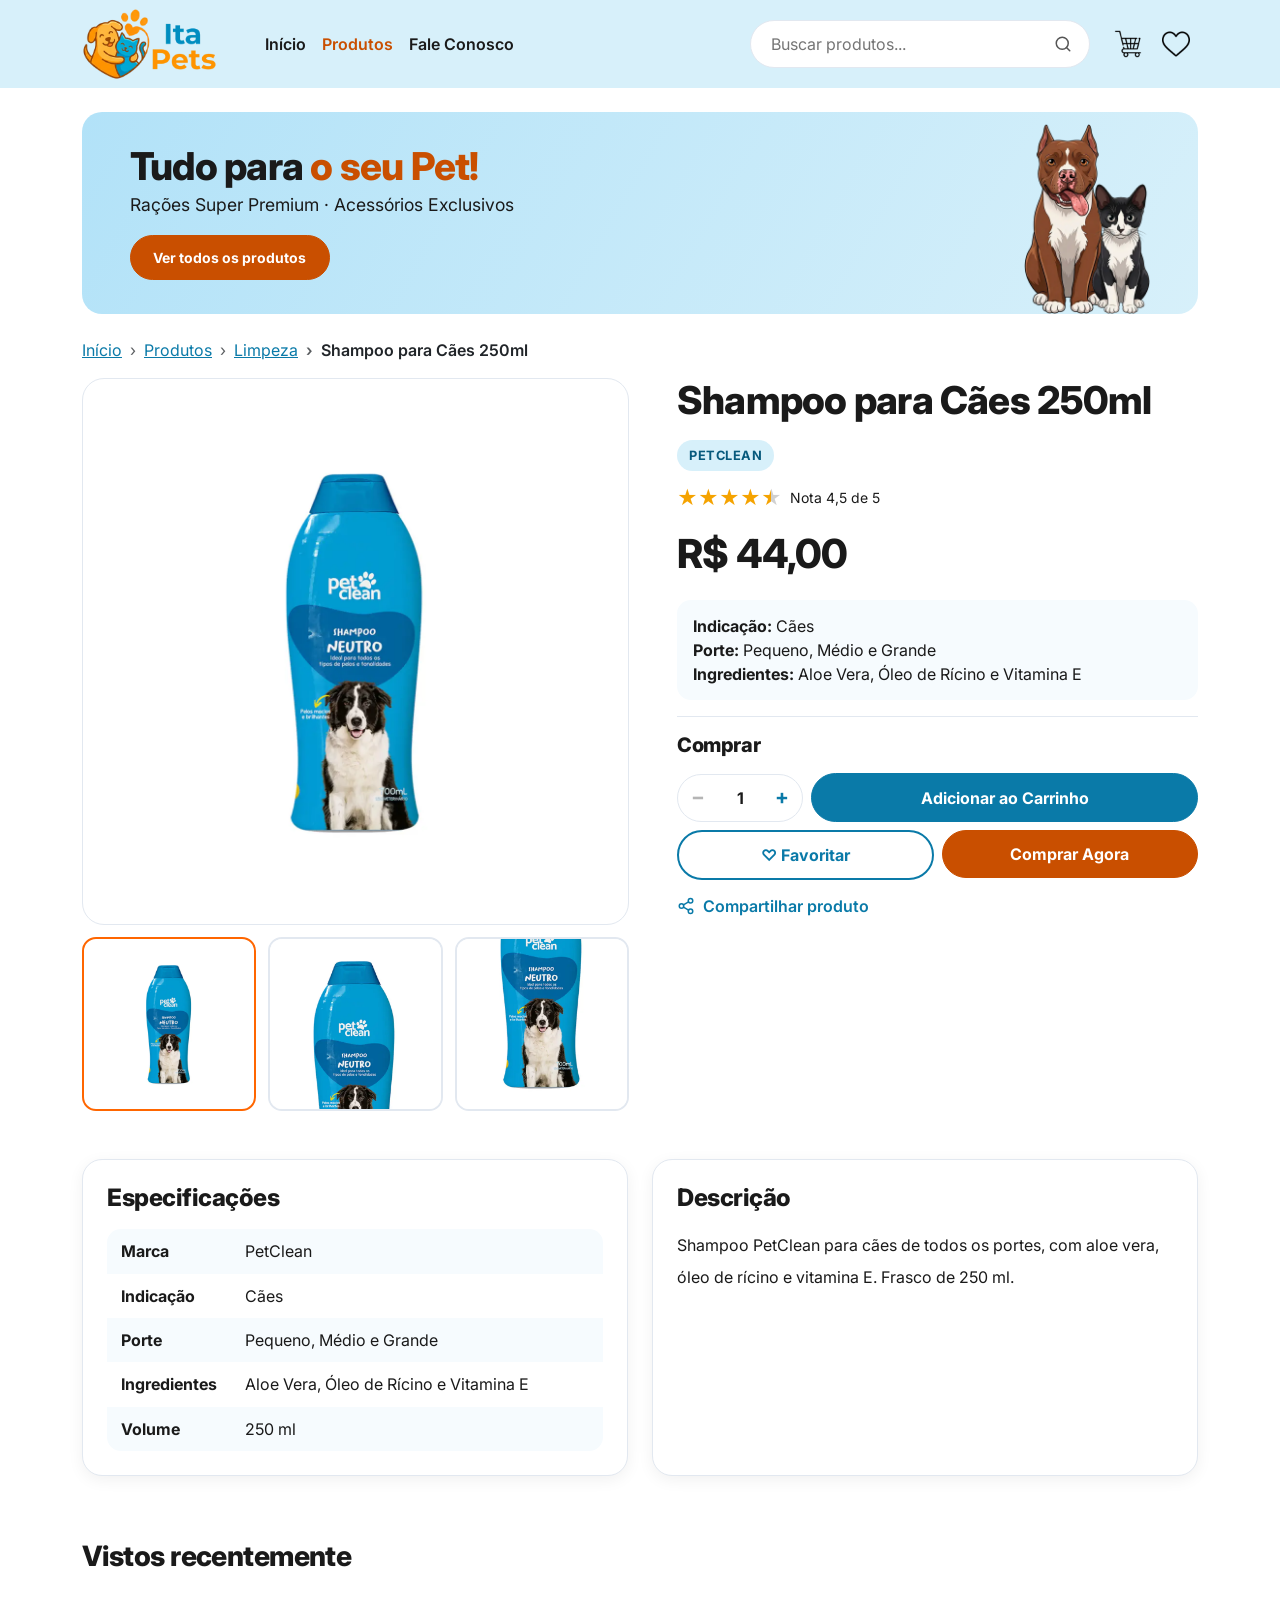
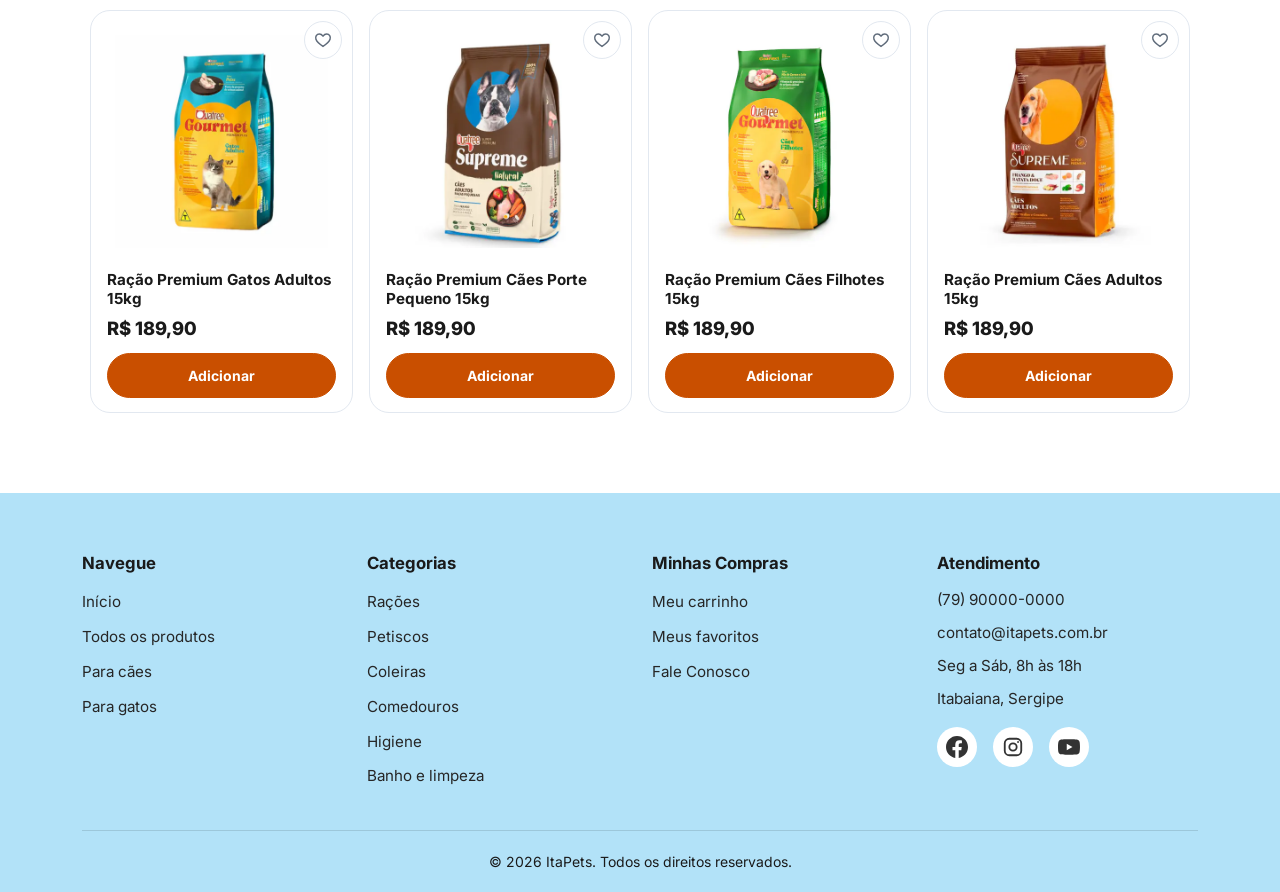
<file: produtos/shampoo-caes-250ml.html>
<!DOCTYPE html>
<html lang="pt-BR">

<head>
  <meta charset="utf-8">
  <meta name="viewport" content="width=device-width, initial-scale=1">
  <title>Shampoo para Cães 250ml — ItaPets</title>
  <meta name="description"
    content="Shampoo PetClean para cães de todos os portes, com aloe vera, óleo de rícino e vitamina E. Frasco de 250 ml.">
  <link rel="canonical" href="https://jmatheus-dev.github.io/ItaPets/produtos/shampoo-caes-250ml.html">
  <meta property="og:type" content="website">
  <meta property="og:site_name" content="ItaPets">
  <meta property="og:locale" content="pt_BR">
  <meta property="og:title" content="Shampoo para Cães 250ml — ItaPets">
  <meta property="og:description" content="Shampoo PetClean para cães de todos os portes, com aloe vera, óleo de rícino e vitamina E. Frasco de 250 ml.">
  <meta property="og:url" content="https://jmatheus-dev.github.io/ItaPets/produtos/shampoo-caes-250ml.html">
  <meta property="og:image" content="https://jmatheus-dev.github.io/ItaPets/imagens/produtos/shampoo-caes-250ml.webp">
  <meta name="twitter:card" content="summary">
  <meta name="theme-color" content="#d7f0fa">
  <link rel="icon" href="../imagens/favicon/icone-site.ico" sizes="16x16 32x32 48x48">
  <link rel="icon" type="image/png" href="../imagens/favicon/icone-192.png" sizes="192x192">
  <link rel="apple-touch-icon" href="../imagens/favicon/apple-touch-icon.png">
  <link rel="preconnect" href="https://fonts.googleapis.com">
  <link rel="preconnect" href="https://fonts.gstatic.com" crossorigin>
  <link rel="stylesheet" href="https://fonts.googleapis.com/css2?family=Inter:wght@400;600;700;800&amp;display=swap">
  <link rel="stylesheet" href="https://cdn.jsdelivr.net/npm/bootstrap@5.3.3/dist/css/bootstrap.min.css"
    integrity="sha384-QWTKZyjpPEjISv5WaRU9OFeRpok6YctnYmDr5pNlyT2bRjXh0JMhjY6hW+ALEwIH" crossorigin="anonymous">
  <link rel="stylesheet" href="../css/style.css">
  <script src="https://cdn.jsdelivr.net/npm/bootstrap@5.3.3/dist/js/bootstrap.bundle.min.js"
    integrity="sha384-YvpcrYf0tY3lHB60NNkmXc5s9fDVZLESaAA55NDzOxhy9GkcIdslK1eN7N6jIeHz" crossorigin="anonymous"
    defer></script>
  <script src="../js/main.js" defer></script>
</head>

<body>
  <a class="u-pular-conteudo" href="#conteudo">Pular para o conteúdo</a>

  <header class="cabecalho sticky-top navbar navbar-expand-lg align-items-start py-2">
    <nav class="container-xl" aria-label="Menu principal">
      <a class="navbar-brand cabecalho__marca py-0" href="../index.html"><img src="../imagens/logo-itapets.webp"
          alt="ItaPets — página inicial"></a>
      <a class="cabecalho__icone ms-auto order-lg-last" data-abrir="carrinho" href="#comprar"><img
          src="../imagens/icones/carrinho-compras.webp" alt="Carrinho de compras"></a>
      <a class="cabecalho__icone ms-1 order-lg-last" data-abrir="favoritos" href="#comprar"><img src="../imagens/icones/favoritos.webp"
          alt="Favoritos"></a>
      <button class="navbar-toggler ms-2" type="button" data-bs-toggle="collapse" data-bs-target=".cabecalho__menu"
        aria-controls="menu-principal busca-principal" aria-expanded="false" aria-label="Abrir menu">
        <span class="navbar-toggler-icon"></span>
      </button>
      <ul class="cabecalho__menu navbar-nav collapse navbar-collapse align-items-stretch ms-lg-4 py-3 py-lg-0"
        id="menu-principal">
        <li class="nav-item">
          <a class="nav-link" href="../index.html">Início</a>
        </li>
        <li class="nav-item">
          <a class="nav-link active" href="../produtos.html">Produtos</a>
        </li>
        <li class="nav-item">
          <a class="nav-link" href="../contato.html">Fale Conosco</a>
        </li>
      </ul>
      <form class="cabecalho__menu busca collapse navbar-collapse mb-3 mb-lg-0 me-lg-3" id="busca-principal"
        role="search" action="../produtos.html">
        <input class="busca__campo" type="search" name="busca" placeholder="Buscar produtos..."
          aria-label="Buscar produtos">
        <button class="busca__botao" type="submit" aria-label="Buscar">
          <svg width="18" height="18" viewBox="0 0 24 24" fill="none" stroke="currentColor" stroke-width="2"
            stroke-linecap="round" aria-hidden="true">
            <circle cx="11" cy="11" r="8" />
            <line x1="21" y1="21" x2="16.65" y2="16.65" />
          </svg>
        </button>
      </form>
    </nav>
  </header>

  <main id="conteudo" tabindex="-1" class="container-xl pt-3 pt-md-4">
    <aside class="banner" aria-label="Destaque da loja">
      <p class="banner__texto">
        <strong class="banner__titulo">Tudo para <span class="banner__destaque">o seu Pet!</span></strong>
        <span class="banner__subtitulo">Rações Super Premium · Acessórios Exclusivos</span>
        <a class="btn btn--laranja btn-sm mt-3 d-none d-sm-inline-block" href="../produtos.html">Ver todos os
          produtos</a>
      </p>
      <img class="banner__imagem" src="../imagens/banner-pets.webp" alt="">
    </aside>

    <nav class="mt-4" aria-label="Você está em">
      <ol class="breadcrumb small">
        <li class="breadcrumb-item"><a href="../index.html">Início</a></li>
        <li class="breadcrumb-item"><a href="../produtos.html">Produtos</a></li>
        <li class="breadcrumb-item"><a href="../produtos.html#limpeza">Limpeza</a></li>
        <li class="breadcrumb-item active fw-semibold text-body" aria-current="page">Shampoo para Cães 250ml</li>
      </ol>
    </nav>

    <article class="produto" aria-labelledby="produto-titulo">
      <h1 class="produto__titulo" id="produto-titulo">Shampoo para Cães 250ml</h1>

      <fieldset class="produto__galeria galeria">
        <legend class="visually-hidden">Fotos do produto</legend>
        <figure class="galeria__principal">
          <img src="../imagens/produtos/shampoo-caes-250ml.webp" alt="Frasco de shampoo PetClean para cães"
            fetchpriority="high">
        </figure>
        <input type="radio" class="btn-check" name="vista" id="vista-1" checked>
        <label class="galeria__miniatura" for="vista-1">
          <img src="../imagens/produtos/shampoo-caes-250ml.webp" alt=""><span class="visually-hidden">Ver foto
            inteira</span>
        </label>
        <input type="radio" class="btn-check" name="vista" id="vista-2">
        <label class="galeria__miniatura galeria__miniatura--topo" for="vista-2">
          <img src="../imagens/produtos/shampoo-caes-250ml.webp" alt=""><span class="visually-hidden">Ver detalhe de
            cima</span>
        </label>
        <input type="radio" class="btn-check" name="vista" id="vista-3">
        <label class="galeria__miniatura galeria__miniatura--base" for="vista-3">
          <img src="../imagens/produtos/shampoo-caes-250ml.webp" alt=""><span class="visually-hidden">Ver detalhe de
            baixo</span>
        </label>
      </fieldset>

      <form class="produto__info d-flex flex-column gap-3" id="comprar" aria-labelledby="comprar-titulo">
        <p class="produto__marca align-self-start mb-0">PetClean</p>
        <p class="d-flex align-items-center gap-2 mb-0 small">
          <span class="estrelas estrelas--grande" style="--nota: 4.5" aria-hidden="true"></span>Nota 4,5 de 5
        </p>
        <p class="produto__preco mb-0">R$ 44,00</p>
        <ul class="produto__resumo u-lista-limpa">
          <li><strong>Indicação:</strong> Cães</li>
          <li><strong>Porte:</strong> Pequeno, Médio e Grande</li>
          <li><strong>Ingredientes:</strong> Aloe Vera, Óleo de Rícino e Vitamina E</li>
        </ul>
        <fieldset class="border-top pt-3">
          <legend class="h5 mb-3" id="comprar-titulo">Comprar</legend>
          <p class="d-flex gap-2 mb-2">
            <label class="visually-hidden" for="quantidade">Quantidade</label>
            <input class="form-control produto__quantidade" type="number" id="quantidade" name="quantidade" min="1"
              max="20" value="1">
            <input type="checkbox" class="btn-check" id="add-carrinho">
            <label class="btn btn--azul flex-grow-1" for="add-carrinho"><span class="u-texto-inativo">Adicionar ao
                Carrinho</span><span class="u-texto-ativo">Adicionado ✓</span></label>
          </p>
          <p class="produto__acoes mb-0">
            <input type="checkbox" class="btn-check" id="favoritar">
            <label class="btn btn--contorno w-100" for="favoritar"><span class="u-texto-inativo">♡
                Favoritar</span><span class="u-texto-ativo">♥ Favoritado</span></label>
            <button class="btn btn--laranja w-100" type="button">Comprar Agora</button>
          </p>
        </fieldset>
      </form>

      <section class="produto__detalhes" aria-label="Detalhes do produto">
        <section class="u-cartao p-4">
          <h2 class="h4 mb-3">Especificações</h2>
          <dl class="ficha">
            <dt class="ficha__termo">Marca</dt>
            <dd class="ficha__valor">PetClean</dd>
            <dt class="ficha__termo">Indicação</dt>
            <dd class="ficha__valor">Cães</dd>
            <dt class="ficha__termo">Porte</dt>
            <dd class="ficha__valor">Pequeno, Médio e Grande</dd>
            <dt class="ficha__termo">Ingredientes</dt>
            <dd class="ficha__valor">Aloe Vera, Óleo de Rícino e Vitamina E</dd>
            <dt class="ficha__termo">Volume</dt>
            <dd class="ficha__valor">250 ml</dd>
          </dl>
        </section>
        <section class="u-cartao p-4">
          <h2 class="h4 mb-3">Descrição</h2>
          <p class="mb-0 lh-lg">
            Shampoo PetClean para cães de todos os portes, com aloe vera, óleo de rícino e vitamina E. Frasco de 250
            ml.
          </p>
        </section>
      </section>
    </article>
  </main>

  <footer class="rodape container-xl">
    <nav class="rodape__nav" aria-label="Links do rodapé">
      <section>
        <h2 class="rodape__titulo">Navegue</h2>
        <ul class="u-lista-limpa">
          <li class="rodape__item">
            <a class="rodape__link" href="../index.html">Início</a>
          </li>
          <li class="rodape__item">
            <a class="rodape__link" href="../produtos.html">Todos os produtos</a>
          </li>
          <li class="rodape__item">
            <a class="rodape__link" href="../produtos.html#caes">Para cães</a>
          </li>
          <li class="rodape__item">
            <a class="rodape__link" href="../produtos.html#gatos">Para gatos</a>
          </li>
        </ul>
      </section>
      <section>
        <h2 class="rodape__titulo">Categorias</h2>
        <ul class="u-lista-limpa">
          <li class="rodape__item">
            <a class="rodape__link" href="../produtos.html#racoes">Rações</a>
          </li>
          <li class="rodape__item">
            <a class="rodape__link" href="../produtos.html#petiscos">Petiscos</a>
          </li>
          <li class="rodape__item">
            <a class="rodape__link" href="../produtos.html#coleiras">Coleiras</a>
          </li>
          <li class="rodape__item">
            <a class="rodape__link" href="../produtos.html#comedouros">Comedouros</a>
          </li>
          <li class="rodape__item">
            <a class="rodape__link" href="../produtos.html#higiene">Higiene</a>
          </li>
          <li class="rodape__item">
            <a class="rodape__link" href="../produtos.html#limpeza">Banho e limpeza</a>
          </li>
        </ul>
      </section>
      <section>
        <h2 class="rodape__titulo">Minhas Compras</h2>
        <ul class="u-lista-limpa">
          <li class="rodape__item">
            <a class="rodape__link" href="../produtos.html" data-abrir="carrinho">Meu carrinho</a>
          </li>
          <li class="rodape__item">
            <a class="rodape__link" href="../produtos.html" data-abrir="favoritos">Meus favoritos</a>
          </li>
          <li class="rodape__item">
            <a class="rodape__link" href="../contato.html">Fale Conosco</a>
          </li>
        </ul>
      </section>
      <section>
        <h2 class="rodape__titulo">Atendimento</h2>
        <address class="rodape__contato">
          <a class="rodape__link" href="tel:+5579900000000">(79) 90000-0000</a>
          <a class="rodape__link text-break" href="mailto:contato@itapets.com.br">contato@itapets.com.br</a>
          <span>Seg a Sáb, 8h às 18h</span>
          <span>Itabaiana, Sergipe</span>
        </address>
        <ul class="d-flex gap-3 mt-3 u-lista-limpa">
          <li><a class="rodape__social" href="https://www.facebook.com/" aria-label="Facebook"><svg width="22"
                height="22" viewBox="0 0 24 24" fill="currentColor" aria-hidden="true">
                <path
                  d="M24 12.073c0-6.627-5.373-12-12-12s-12 5.373-12 12c0 5.99 4.388 10.954 10.125 11.854v-8.385H7.078v-3.47h3.047V9.43c0-3.007 1.792-4.669 4.533-4.669 1.312 0 2.686.235 2.686.235v2.953H15.83c-1.491 0-1.956.925-1.956 1.874v2.25h3.328l-.532 3.47h-2.796v8.385C19.612 23.027 24 18.062 24 12.073z" />
              </svg></a></li>
          <li><a class="rodape__social" href="https://www.instagram.com/" aria-label="Instagram"><svg width="22"
                height="22" viewBox="0 0 24 24" fill="none" stroke="currentColor" stroke-width="2" aria-hidden="true">
                <rect x="3" y="3" width="18" height="18" rx="5" />
                <circle cx="12" cy="12" r="4" />
                <circle cx="17.5" cy="6.5" r="1" fill="currentColor" stroke="none" />
              </svg></a></li>
          <li><a class="rodape__social" href="https://www.youtube.com/" aria-label="YouTube"><svg width="22" height="22"
                viewBox="0 0 24 24" fill="currentColor" aria-hidden="true">
                <path
                  d="M23.498 6.186a3.016 3.016 0 0 0-2.122-2.136C19.505 3.545 12 3.545 12 3.545s-7.505 0-9.377.505A3.017 3.017 0 0 0 .502 6.186C0 8.07 0 12 0 12s0 3.93.502 5.814a3.016 3.016 0 0 0 2.122 2.136c1.871.505 9.376.505 9.376.505s7.505 0 9.377-.505a3.015 3.015 0 0 0 2.122-2.136C24 15.93 24 12 24 12s0-3.93-.502-5.814zM9.545 15.568V8.432L15.818 12l-6.273 3.568z" />
              </svg></a></li>
        </ul>
      </section>
    </nav>
    <p class="rodape__base mb-0">
      &copy; <span data-ano>2026</span> ItaPets. Todos os direitos reservados.
    </p>
  </footer>
</body>

</html>
</file>
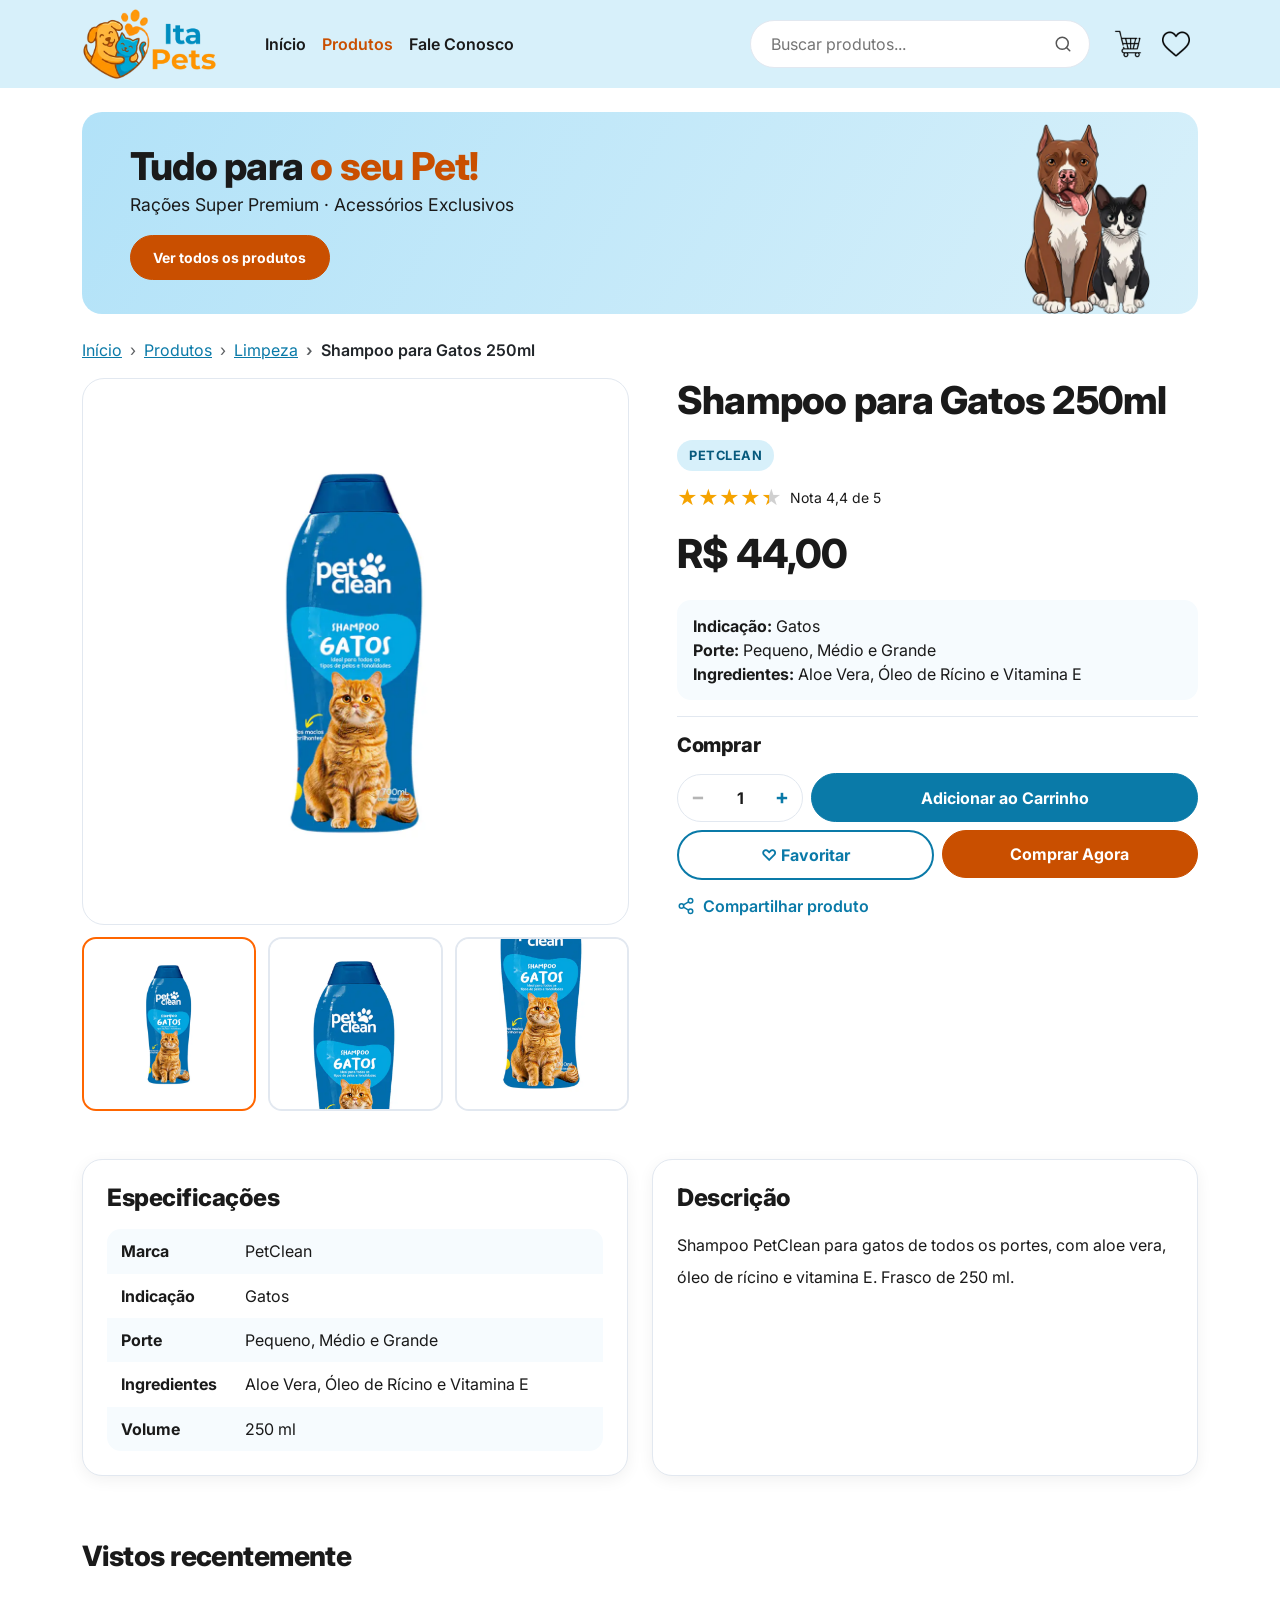
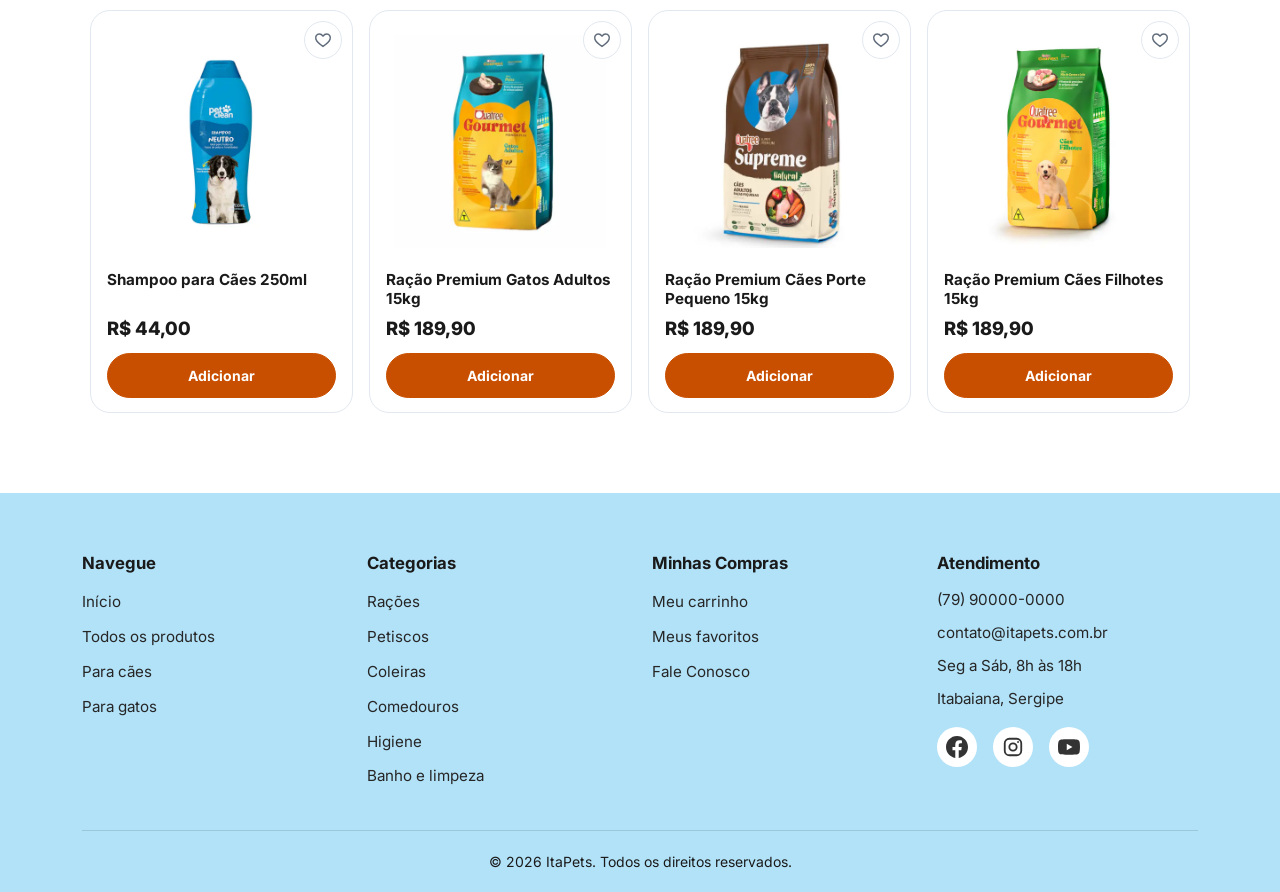
<file: produtos/shampoo-gatos-250ml.html>
<!DOCTYPE html>
<html lang="pt-BR">

<head>
  <meta charset="utf-8">
  <meta name="viewport" content="width=device-width, initial-scale=1">
  <title>Shampoo para Gatos 250ml — ItaPets</title>
  <meta name="description"
    content="Shampoo PetClean para gatos de todos os portes, com aloe vera, óleo de rícino e vitamina E. Frasco de 250 ml.">
  <link rel="canonical" href="https://jmatheus-dev.github.io/ItaPets/produtos/shampoo-gatos-250ml.html">
  <meta property="og:type" content="website">
  <meta property="og:site_name" content="ItaPets">
  <meta property="og:locale" content="pt_BR">
  <meta property="og:title" content="Shampoo para Gatos 250ml — ItaPets">
  <meta property="og:description" content="Shampoo PetClean para gatos de todos os portes, com aloe vera, óleo de rícino e vitamina E. Frasco de 250 ml.">
  <meta property="og:url" content="https://jmatheus-dev.github.io/ItaPets/produtos/shampoo-gatos-250ml.html">
  <meta property="og:image" content="https://jmatheus-dev.github.io/ItaPets/imagens/produtos/shampoo-gatos-250ml.webp">
  <meta name="twitter:card" content="summary">
  <meta name="theme-color" content="#d7f0fa">
  <link rel="icon" href="../imagens/favicon/icone-site.ico" sizes="16x16 32x32 48x48">
  <link rel="icon" type="image/png" href="../imagens/favicon/icone-192.png" sizes="192x192">
  <link rel="apple-touch-icon" href="../imagens/favicon/apple-touch-icon.png">
  <link rel="preconnect" href="https://fonts.googleapis.com">
  <link rel="preconnect" href="https://fonts.gstatic.com" crossorigin>
  <link rel="stylesheet" href="https://fonts.googleapis.com/css2?family=Inter:wght@400;600;700;800&amp;display=swap">
  <link rel="stylesheet" href="https://cdn.jsdelivr.net/npm/bootstrap@5.3.3/dist/css/bootstrap.min.css"
    integrity="sha384-QWTKZyjpPEjISv5WaRU9OFeRpok6YctnYmDr5pNlyT2bRjXh0JMhjY6hW+ALEwIH" crossorigin="anonymous">
  <link rel="stylesheet" href="../css/style.css">
  <script src="https://cdn.jsdelivr.net/npm/bootstrap@5.3.3/dist/js/bootstrap.bundle.min.js"
    integrity="sha384-YvpcrYf0tY3lHB60NNkmXc5s9fDVZLESaAA55NDzOxhy9GkcIdslK1eN7N6jIeHz" crossorigin="anonymous"
    defer></script>
  <script src="../js/main.js" defer></script>
</head>

<body>
  <a class="u-pular-conteudo" href="#conteudo">Pular para o conteúdo</a>

  <header class="cabecalho sticky-top navbar navbar-expand-lg align-items-start py-2">
    <nav class="container-xl" aria-label="Menu principal">
      <a class="navbar-brand cabecalho__marca py-0" href="../index.html"><img src="../imagens/logo-itapets.webp"
          alt="ItaPets — página inicial"></a>
      <a class="cabecalho__icone ms-auto order-lg-last" data-abrir="carrinho" href="#comprar"><img
          src="../imagens/icones/carrinho-compras.webp" alt="Carrinho de compras"></a>
      <a class="cabecalho__icone ms-1 order-lg-last" data-abrir="favoritos" href="#comprar"><img src="../imagens/icones/favoritos.webp"
          alt="Favoritos"></a>
      <button class="navbar-toggler ms-2" type="button" data-bs-toggle="collapse" data-bs-target=".cabecalho__menu"
        aria-controls="menu-principal busca-principal" aria-expanded="false" aria-label="Abrir menu">
        <span class="navbar-toggler-icon"></span>
      </button>
      <ul class="cabecalho__menu navbar-nav collapse navbar-collapse align-items-stretch ms-lg-4 py-3 py-lg-0"
        id="menu-principal">
        <li class="nav-item">
          <a class="nav-link" href="../index.html">Início</a>
        </li>
        <li class="nav-item">
          <a class="nav-link active" href="../produtos.html">Produtos</a>
        </li>
        <li class="nav-item">
          <a class="nav-link" href="../contato.html">Fale Conosco</a>
        </li>
      </ul>
      <form class="cabecalho__menu busca collapse navbar-collapse mb-3 mb-lg-0 me-lg-3" id="busca-principal"
        role="search" action="../produtos.html">
        <input class="busca__campo" type="search" name="busca" placeholder="Buscar produtos..."
          aria-label="Buscar produtos">
        <button class="busca__botao" type="submit" aria-label="Buscar">
          <svg width="18" height="18" viewBox="0 0 24 24" fill="none" stroke="currentColor" stroke-width="2"
            stroke-linecap="round" aria-hidden="true">
            <circle cx="11" cy="11" r="8" />
            <line x1="21" y1="21" x2="16.65" y2="16.65" />
          </svg>
        </button>
      </form>
    </nav>
  </header>

  <main id="conteudo" tabindex="-1" class="container-xl pt-3 pt-md-4">
    <aside class="banner" aria-label="Destaque da loja">
      <p class="banner__texto">
        <strong class="banner__titulo">Tudo para <span class="banner__destaque">o seu Pet!</span></strong>
        <span class="banner__subtitulo">Rações Super Premium · Acessórios Exclusivos</span>
        <a class="btn btn--laranja btn-sm mt-3 d-none d-sm-inline-block" href="../produtos.html">Ver todos os
          produtos</a>
      </p>
      <img class="banner__imagem" src="../imagens/banner-pets.webp" alt="">
    </aside>

    <nav class="mt-4" aria-label="Você está em">
      <ol class="breadcrumb small">
        <li class="breadcrumb-item"><a href="../index.html">Início</a></li>
        <li class="breadcrumb-item"><a href="../produtos.html">Produtos</a></li>
        <li class="breadcrumb-item"><a href="../produtos.html#limpeza">Limpeza</a></li>
        <li class="breadcrumb-item active fw-semibold text-body" aria-current="page">Shampoo para Gatos 250ml</li>
      </ol>
    </nav>

    <article class="produto" aria-labelledby="produto-titulo">
      <h1 class="produto__titulo" id="produto-titulo">Shampoo para Gatos 250ml</h1>

      <fieldset class="produto__galeria galeria">
        <legend class="visually-hidden">Fotos do produto</legend>
        <figure class="galeria__principal">
          <img src="../imagens/produtos/shampoo-gatos-250ml.webp" alt="Frasco de shampoo PetClean para gatos"
            fetchpriority="high">
        </figure>
        <input type="radio" class="btn-check" name="vista" id="vista-1" checked>
        <label class="galeria__miniatura" for="vista-1">
          <img src="../imagens/produtos/shampoo-gatos-250ml.webp" alt=""><span class="visually-hidden">Ver foto
            inteira</span>
        </label>
        <input type="radio" class="btn-check" name="vista" id="vista-2">
        <label class="galeria__miniatura galeria__miniatura--topo" for="vista-2">
          <img src="../imagens/produtos/shampoo-gatos-250ml.webp" alt=""><span class="visually-hidden">Ver detalhe de
            cima</span>
        </label>
        <input type="radio" class="btn-check" name="vista" id="vista-3">
        <label class="galeria__miniatura galeria__miniatura--base" for="vista-3">
          <img src="../imagens/produtos/shampoo-gatos-250ml.webp" alt=""><span class="visually-hidden">Ver detalhe de
            baixo</span>
        </label>
      </fieldset>

      <form class="produto__info d-flex flex-column gap-3" id="comprar" aria-labelledby="comprar-titulo">
        <p class="produto__marca align-self-start mb-0">PetClean</p>
        <p class="d-flex align-items-center gap-2 mb-0 small">
          <span class="estrelas estrelas--grande" style="--nota: 4.4" aria-hidden="true"></span>Nota 4,4 de 5
        </p>
        <p class="produto__preco mb-0">R$ 44,00</p>
        <ul class="produto__resumo u-lista-limpa">
          <li><strong>Indicação:</strong> Gatos</li>
          <li><strong>Porte:</strong> Pequeno, Médio e Grande</li>
          <li><strong>Ingredientes:</strong> Aloe Vera, Óleo de Rícino e Vitamina E</li>
        </ul>
        <fieldset class="border-top pt-3">
          <legend class="h5 mb-3" id="comprar-titulo">Comprar</legend>
          <p class="d-flex gap-2 mb-2">
            <label class="visually-hidden" for="quantidade">Quantidade</label>
            <input class="form-control produto__quantidade" type="number" id="quantidade" name="quantidade" min="1"
              max="20" value="1">
            <input type="checkbox" class="btn-check" id="add-carrinho">
            <label class="btn btn--azul flex-grow-1" for="add-carrinho"><span class="u-texto-inativo">Adicionar ao
                Carrinho</span><span class="u-texto-ativo">Adicionado ✓</span></label>
          </p>
          <p class="produto__acoes mb-0">
            <input type="checkbox" class="btn-check" id="favoritar">
            <label class="btn btn--contorno w-100" for="favoritar"><span class="u-texto-inativo">♡
                Favoritar</span><span class="u-texto-ativo">♥ Favoritado</span></label>
            <button class="btn btn--laranja w-100" type="button">Comprar Agora</button>
          </p>
        </fieldset>
      </form>

      <section class="produto__detalhes" aria-label="Detalhes do produto">
        <section class="u-cartao p-4">
          <h2 class="h4 mb-3">Especificações</h2>
          <dl class="ficha">
            <dt class="ficha__termo">Marca</dt>
            <dd class="ficha__valor">PetClean</dd>
            <dt class="ficha__termo">Indicação</dt>
            <dd class="ficha__valor">Gatos</dd>
            <dt class="ficha__termo">Porte</dt>
            <dd class="ficha__valor">Pequeno, Médio e Grande</dd>
            <dt class="ficha__termo">Ingredientes</dt>
            <dd class="ficha__valor">Aloe Vera, Óleo de Rícino e Vitamina E</dd>
            <dt class="ficha__termo">Volume</dt>
            <dd class="ficha__valor">250 ml</dd>
          </dl>
        </section>
        <section class="u-cartao p-4">
          <h2 class="h4 mb-3">Descrição</h2>
          <p class="mb-0 lh-lg">
            Shampoo PetClean para gatos de todos os portes, com aloe vera, óleo de rícino e vitamina E. Frasco de 250
            ml.
          </p>
        </section>
      </section>
    </article>
  </main>

  <footer class="rodape container-xl">
    <nav class="rodape__nav" aria-label="Links do rodapé">
      <section>
        <h2 class="rodape__titulo">Navegue</h2>
        <ul class="u-lista-limpa">
          <li class="rodape__item">
            <a class="rodape__link" href="../index.html">Início</a>
          </li>
          <li class="rodape__item">
            <a class="rodape__link" href="../produtos.html">Todos os produtos</a>
          </li>
          <li class="rodape__item">
            <a class="rodape__link" href="../produtos.html#caes">Para cães</a>
          </li>
          <li class="rodape__item">
            <a class="rodape__link" href="../produtos.html#gatos">Para gatos</a>
          </li>
        </ul>
      </section>
      <section>
        <h2 class="rodape__titulo">Categorias</h2>
        <ul class="u-lista-limpa">
          <li class="rodape__item">
            <a class="rodape__link" href="../produtos.html#racoes">Rações</a>
          </li>
          <li class="rodape__item">
            <a class="rodape__link" href="../produtos.html#petiscos">Petiscos</a>
          </li>
          <li class="rodape__item">
            <a class="rodape__link" href="../produtos.html#coleiras">Coleiras</a>
          </li>
          <li class="rodape__item">
            <a class="rodape__link" href="../produtos.html#comedouros">Comedouros</a>
          </li>
          <li class="rodape__item">
            <a class="rodape__link" href="../produtos.html#higiene">Higiene</a>
          </li>
          <li class="rodape__item">
            <a class="rodape__link" href="../produtos.html#limpeza">Banho e limpeza</a>
          </li>
        </ul>
      </section>
      <section>
        <h2 class="rodape__titulo">Minhas Compras</h2>
        <ul class="u-lista-limpa">
          <li class="rodape__item">
            <a class="rodape__link" href="../produtos.html" data-abrir="carrinho">Meu carrinho</a>
          </li>
          <li class="rodape__item">
            <a class="rodape__link" href="../produtos.html" data-abrir="favoritos">Meus favoritos</a>
          </li>
          <li class="rodape__item">
            <a class="rodape__link" href="../contato.html">Fale Conosco</a>
          </li>
        </ul>
      </section>
      <section>
        <h2 class="rodape__titulo">Atendimento</h2>
        <address class="rodape__contato">
          <a class="rodape__link" href="tel:+5579900000000">(79) 90000-0000</a>
          <a class="rodape__link text-break" href="mailto:contato@itapets.com.br">contato@itapets.com.br</a>
          <span>Seg a Sáb, 8h às 18h</span>
          <span>Itabaiana, Sergipe</span>
        </address>
        <ul class="d-flex gap-3 mt-3 u-lista-limpa">
          <li><a class="rodape__social" href="https://www.facebook.com/" aria-label="Facebook"><svg width="22"
                height="22" viewBox="0 0 24 24" fill="currentColor" aria-hidden="true">
                <path
                  d="M24 12.073c0-6.627-5.373-12-12-12s-12 5.373-12 12c0 5.99 4.388 10.954 10.125 11.854v-8.385H7.078v-3.47h3.047V9.43c0-3.007 1.792-4.669 4.533-4.669 1.312 0 2.686.235 2.686.235v2.953H15.83c-1.491 0-1.956.925-1.956 1.874v2.25h3.328l-.532 3.47h-2.796v8.385C19.612 23.027 24 18.062 24 12.073z" />
              </svg></a></li>
          <li><a class="rodape__social" href="https://www.instagram.com/" aria-label="Instagram"><svg width="22"
                height="22" viewBox="0 0 24 24" fill="none" stroke="currentColor" stroke-width="2" aria-hidden="true">
                <rect x="3" y="3" width="18" height="18" rx="5" />
                <circle cx="12" cy="12" r="4" />
                <circle cx="17.5" cy="6.5" r="1" fill="currentColor" stroke="none" />
              </svg></a></li>
          <li><a class="rodape__social" href="https://www.youtube.com/" aria-label="YouTube"><svg width="22" height="22"
                viewBox="0 0 24 24" fill="currentColor" aria-hidden="true">
                <path
                  d="M23.498 6.186a3.016 3.016 0 0 0-2.122-2.136C19.505 3.545 12 3.545 12 3.545s-7.505 0-9.377.505A3.017 3.017 0 0 0 .502 6.186C0 8.07 0 12 0 12s0 3.93.502 5.814a3.016 3.016 0 0 0 2.122 2.136c1.871.505 9.376.505 9.376.505s7.505 0 9.377-.505a3.015 3.015 0 0 0 2.122-2.136C24 15.93 24 12 24 12s0-3.93-.502-5.814zM9.545 15.568V8.432L15.818 12l-6.273 3.568z" />
              </svg></a></li>
        </ul>
      </section>
    </nav>
    <p class="rodape__base mb-0">
      &copy; <span data-ano>2026</span> ItaPets. Todos os direitos reservados.
    </p>
  </footer>
</body>

</html>
</file>
<file: css/style.css>
@charset "UTF-8";

:root {
  --cor-azul-claro: #d7f0fa;
  --cor-azul: #b2e2f8;
  --cor-azul-marca: #0a7aa8;
  --cor-azul-marca-escuro: #08618a;
  --cor-laranja: #ff6600;
  --cor-laranja-acao: #c94f00;
  --cor-laranja-acao-escuro: #a84200;
  --cor-verde-sucesso: #1a7f45;
  --cor-texto: #1a1a1a;
  --cor-borda: #e2e8f0;
  --cor-fundo-suave: #f6fbfe;

  --raio-pequeno: 12px;
  --raio-medio: 20px;
  --raio-pilula: 50rem;
  --altura-cabecalho: 88px;
  --sombra-suave: 0 4px 16px rgba(0, 0, 0, 0.06);
  --sombra-elevada: 0 12px 24px rgba(0, 0, 0, 0.1);

  --bs-body-font-family:
    "Inter", system-ui, -apple-system, "Segoe UI", Roboto, sans-serif;
  --bs-body-color: var(--cor-texto);
  --bs-link-color: var(--cor-azul-marca);
  --bs-link-color-rgb: 10, 122, 168;
  --bs-link-hover-color: var(--cor-laranja-acao);
  --bs-link-hover-color-rgb: 201, 79, 0;
  --bs-border-color: var(--cor-borda);
  --bs-focus-ring-color: rgba(255, 102, 0, 0.35);
  --bs-breadcrumb-divider: "›";
}

html {
  scroll-padding-top: calc(var(--altura-cabecalho) + 16px);
}

body {
  display: flex;
  flex-direction: column;
  min-height: 100vh;
  min-height: 100dvh;
  background-color: #ffffff;
}

main {
  flex: 1 0 auto;
}

main:focus {
  outline: none;
}

img,
svg {
  max-width: 100%;
  height: auto;
}

h1,
h2,
h3,
.h4,
.h5 {
  font-weight: 800;
  letter-spacing: -0.02em;
}

a:focus-visible,
button:focus-visible,
input:focus-visible,
select:focus-visible,
textarea:focus-visible {
  outline: 3px solid var(--cor-laranja);
  outline-offset: 3px;
}

@media (prefers-reduced-motion: reduce) {
  *,
  *::before,
  *::after {
    animation: none !important;
    transition: none !important;
    scroll-behavior: auto !important;
  }
}

.u-pular-conteudo {
  position: absolute;
  top: -100px;
  left: 16px;
  z-index: 1100;
  padding: 10px 16px;
  border-radius: var(--raio-medio);
  background: var(--cor-laranja-acao);
  color: #ffffff;
  font-weight: 700;
  text-decoration: none;
  transition: top 0.2s ease;
}

.u-pular-conteudo:focus {
  top: 12px;
  color: #ffffff;
}

.u-cartao {
  background: #ffffff;
  border: 1px solid var(--cor-borda);
  border-radius: var(--raio-medio);
  box-shadow: var(--sombra-suave);
}

.u-lista-limpa {
  margin: 0;
  padding: 0;
  list-style: none;
}

.u-texto-ativo {
  display: none;
}

.btn-check:checked + .btn .u-texto-inativo {
  display: none;
}

.btn-check:checked + .btn .u-texto-ativo {
  display: inline;
}

.cabecalho {
  min-height: var(--altura-cabecalho);
  background-color: var(--cor-azul-claro);
  transition: box-shadow 0.2s ease;
}

/* classe colocada pelo js/main.js quando a página sai do topo */
.cabecalho--rolado {
  box-shadow: 0 6px 18px rgba(0, 0, 0, 0.08);
}

.cabecalho__marca img {
  aspect-ratio: 400 / 214;
  width: auto;
  height: 56px;
  border-radius: var(--raio-pequeno);
}

.cabecalho__icone {
  position: relative;
  display: inline-flex;
  align-items: center;
  justify-content: center;
  width: 44px;
  height: 44px;
  border-radius: 50%;
  transition: background-color 0.2s ease;
}

.cabecalho__icone:hover {
  background-color: #ffffff;
}

.cabecalho__icone img {
  width: 28px;
  height: 28px;
}

/* quantidade de itens no carrinho e nos favoritos, criada pelo js/main.js */
.cabecalho__contador {
  position: absolute;
  top: 2px;
  right: 0;
  min-width: 20px;
  height: 20px;
  padding: 0 5px;
  border-radius: var(--raio-pilula);
  background-color: var(--cor-laranja-acao);
  color: #ffffff;
  font-size: 0.75rem;
  font-weight: 700;
  line-height: 20px;
  text-align: center;
}

.cabecalho .nav-link {
  color: var(--cor-texto);
  font-weight: 600;
}

.cabecalho .nav-link:hover,
.cabecalho .nav-link.active {
  color: var(--cor-laranja-acao);
}

@media (min-width: 992px) {
  .cabecalho__marca img {
    height: 72px;
  }
}

.busca {
  display: flex;
  align-items: center;
  width: 100%;
  height: 48px;
  padding: 0 8px 0 18px;
  background: #ffffff;
  border: 1px solid var(--cor-borda);
  border-radius: var(--raio-pilula);
  transition:
    border-color 0.2s ease,
    box-shadow 0.2s ease;
}

.busca:focus-within {
  border-color: var(--cor-laranja);
  box-shadow: 0 6px 14px rgba(0, 0, 0, 0.1);
}

.busca__campo {
  flex: 1;
  min-width: 0;
  border: 0;
  background: transparent;
  font-size: 1rem;
}

.busca__campo:focus-visible {
  outline: none;
}

.busca__botao {
  display: flex;
  align-items: center;
  justify-content: center;
  width: 36px;
  height: 36px;
  border: 0;
  border-radius: 50%;
  background: transparent;
  color: #555555;
}

.busca__botao:hover {
  color: var(--cor-laranja-acao);
}

@media (min-width: 992px) {
  .busca {
    max-width: 340px;
  }
}

.btn {
  --bs-btn-font-weight: 700;
  --bs-btn-padding-y: 0.7rem;
  --bs-btn-padding-x: 1.4rem;
  --bs-btn-border-radius: var(--raio-pilula);
  transition: all 0.25s ease;
}

.btn--laranja {
  --bs-btn-color: #ffffff;
  --bs-btn-bg: var(--cor-laranja-acao);
  --bs-btn-border-color: var(--cor-laranja-acao);
  --bs-btn-hover-color: #ffffff;
  --bs-btn-hover-bg: var(--cor-laranja-acao-escuro);
  --bs-btn-hover-border-color: var(--cor-laranja-acao-escuro);
  --bs-btn-active-color: #ffffff;
  --bs-btn-active-bg: var(--cor-verde-sucesso);
  --bs-btn-active-border-color: var(--cor-verde-sucesso);
  --bs-btn-focus-shadow-rgb: 255, 102, 0;
}

.btn--azul {
  --bs-btn-color: #ffffff;
  --bs-btn-bg: var(--cor-azul-marca);
  --bs-btn-border-color: var(--cor-azul-marca);
  --bs-btn-hover-color: #ffffff;
  --bs-btn-hover-bg: var(--cor-azul-marca-escuro);
  --bs-btn-hover-border-color: var(--cor-azul-marca-escuro);
  --bs-btn-active-color: #ffffff;
  --bs-btn-active-bg: var(--cor-verde-sucesso);
  --bs-btn-active-border-color: var(--cor-verde-sucesso);
  --bs-btn-focus-shadow-rgb: 10, 122, 168;
}

.btn--contorno {
  --bs-btn-color: var(--cor-azul-marca);
  --bs-btn-bg: #ffffff;
  --bs-btn-border-color: var(--cor-azul-marca);
  --bs-btn-border-width: 2px;
  --bs-btn-hover-color: var(--cor-azul-marca-escuro);
  --bs-btn-hover-bg: var(--cor-azul-claro);
  --bs-btn-hover-border-color: var(--cor-azul-marca-escuro);
  --bs-btn-active-color: #b0164b;
  --bs-btn-active-bg: #ffe8ee;
  --bs-btn-active-border-color: #b0164b;
}

.btn--branco {
  --bs-btn-color: var(--cor-laranja-acao);
  --bs-btn-bg: #ffffff;
  --bs-btn-border-color: #ffffff;
  --bs-btn-border-width: 2px;
  --bs-btn-hover-color: #ffffff;
  --bs-btn-hover-bg: transparent;
  --bs-btn-hover-border-color: #ffffff;
}

.btn--laranja:hover,
.btn--azul:hover,
.btn--branco:hover {
  transform: translateY(-2px);
  box-shadow: var(--sombra-elevada);
}

.estrelas {
  --tamanho: 16px;
  display: inline-block;
  height: var(--tamanho);
  font-size: var(--tamanho);
  line-height: 1;
}

.estrelas::before {
  content: "★★★★★";
  background: linear-gradient(
    90deg,
    #f5a300 calc(var(--nota) / 5 * 100%),
    #d0d0d0 calc(var(--nota) / 5 * 100%)
  );
  -webkit-background-clip: text;
  background-clip: text;
  color: transparent;
}

.estrelas--grande {
  --tamanho: 20px;
}

.banner {
  display: flex;
  align-items: center;
  justify-content: space-between;
  gap: 16px;
  padding: 0 clamp(20px, 4vw, 48px);
  overflow: hidden;
  border-radius: var(--raio-medio);
  background: linear-gradient(
    120deg,
    var(--cor-azul) 0%,
    var(--cor-azul-claro) 100%
  );
}

.banner__texto {
  min-width: 0;
  margin: 0;
  padding: clamp(18px, 3vw, 32px) 0;
}

.banner__titulo {
  display: block;
  margin: 0;
  font-size: clamp(1.35rem, 3.4vw, 2.4rem);
  font-weight: 800;
  line-height: 1.05;
  letter-spacing: -0.02em;
}

.banner__destaque {
  color: var(--cor-laranja-acao);
}

.banner__subtitulo {
  display: block;
  margin: 6px 0 0;
  font-size: clamp(0.85rem, 1.5vw, 1.1rem);
}

.banner__imagem {
  flex-shrink: 0;
  align-self: flex-end;
  aspect-ratio: 520 / 785;
  width: auto;
  height: clamp(120px, 15vw, 190px);
  margin-top: 12px;
}

.produto-card {
  position: relative;
  display: flex;
  flex-direction: column;
  gap: 6px;
  height: 100%;
  padding: 12px 16px 14px;
  background: #ffffff;
  border: 1px solid var(--cor-borda);
  border-radius: var(--raio-medio);
  transition:
    transform 0.3s ease,
    box-shadow 0.3s ease;
}

.produto-card:hover {
  transform: translateY(-5px);
  box-shadow: var(--sombra-elevada);
}

/* a margem negativa deixa a imagem 4px mais larga que o texto de cada lado */
.produto-card__imagem {
  display: block;
  aspect-ratio: 1;
  margin: 0 -4px 4px;
  padding: 12px;
  overflow: hidden;
  border-radius: 14px;
  background: #ffffff;
}

.produto-card__imagem img {
  width: 100%;
  height: 100%;
  object-fit: contain;
  transition: transform 0.4s ease;
}

.produto-card:hover .produto-card__imagem img {
  transform: scale(1.06);
}

.produto-card__titulo {
  display: -webkit-box;
  min-height: 2.6em;
  margin: 0;
  overflow: hidden;
  font-size: 0.95rem;
  font-weight: 700;
  line-height: 1.3;
  letter-spacing: 0;
  line-clamp: 2;
  -webkit-line-clamp: 2;
  -webkit-box-orient: vertical;
}

.produto-card__titulo a {
  color: var(--cor-texto);
  text-decoration: none;
}

.produto-card__titulo a:hover {
  color: var(--cor-laranja-acao);
}

.produto-card__preco {
  margin: auto 0 0;
  font-size: 1.15rem;
  font-weight: 800;
}

/* no celular o card é estreito; menos respiro lateral evita "Adicionado ✓" em duas linhas */
.produto-card .btn {
  --bs-btn-padding-x: 0.5rem;
  white-space: nowrap;
}

/* O rodapé também é o .container-xl; o border-image estende o fundo
   até as bordas da tela sem precisar de um container interno. */
.rodape {
  margin-top: clamp(48px, 8vw, 80px);
  padding-top: clamp(40px, 6vw, 60px);
  padding-bottom: 20px;
  border-image-source: conic-gradient(var(--cor-azul) 0 0);
  border-image-slice: 0 fill;
  border-image-outset: 0 100vmax;
}

.rodape__nav {
  display: grid;
  grid-template-columns: repeat(2, minmax(0, 1fr));
  gap: 1.5rem;
}

@media (min-width: 768px) {
  .rodape__nav {
    grid-template-columns: repeat(4, minmax(0, 1fr));
  }
}

.rodape__titulo {
  margin-bottom: 16px;
  font-size: 1.05rem;
  font-weight: 700;
  letter-spacing: 0;
}

.rodape__item {
  margin-bottom: 10px;
}

.rodape__link {
  color: #262626;
  font-size: 0.95rem;
  text-decoration: none;
}

.rodape__link:hover {
  color: var(--cor-laranja-acao);
  text-decoration: underline;
}

.rodape__social {
  display: inline-flex;
  align-items: center;
  justify-content: center;
  width: 40px;
  height: 40px;
  border-radius: 50%;
  background-color: #ffffff;
  color: #333333;
  transition: all 0.25s ease;
}

.rodape__social:hover {
  background-color: var(--cor-laranja-acao);
  color: #ffffff;
  transform: translateY(-3px);
}

.rodape__contato {
  display: grid;
  gap: 10px;
  margin: 0;
  color: #262626;
  font-size: 0.95rem;
  font-style: normal;
}

.rodape__base {
  margin-top: 32px;
  padding-top: 20px;
  border-top: 1px solid rgba(0, 0, 0, 0.12);
  font-size: 0.875rem;
  text-align: center;
}

.hero {
  margin-top: clamp(20px, 3vw, 40px);
  padding: clamp(28px, 5vw, 64px) clamp(20px, 5vw, 64px) 0;
  overflow: hidden;
  border-radius: var(--raio-medio);
  background-color: var(--cor-azul);
}

.hero__texto {
  padding-bottom: clamp(24px, 4vw, 64px);
}

.hero__titulo {
  margin-bottom: clamp(12px, 2vw, 24px);
  font-size: clamp(2.4rem, 7vw, 5.5rem);
  font-weight: 700;
  line-height: 1.02;
}

.hero__descricao {
  margin-bottom: 4px;
  font-size: clamp(1.05rem, 1.9vw, 1.5rem);
}

.hero__imagem {
  display: block;
  aspect-ratio: 520 / 785;
  width: min(100%, 380px);
  margin: 0 auto;
}

@media (max-width: 575.98px) {
  .hero__texto {
    padding-bottom: 8px;
  }

  .hero__imagem {
    width: min(70%, 240px);
  }

  .hero__botao {
    --bs-btn-font-size: 1rem;
    --bs-btn-padding-y: 0.5rem;
  }
}

/* carrossel da página inicial: cada slide é um .hero com cor própria */
.carrossel {
  position: relative;
  margin-top: clamp(20px, 3vw, 40px);
}

.carrossel .carousel-inner {
  border-radius: var(--raio-medio);
}

.carrossel .hero {
  margin-top: 0;
  border-radius: 0;
}

.hero--racoes {
  background-color: #ffe3c8;
}

.hero--petiscos {
  background-color: #fcdde4;
}

.hero--banho {
  background-color: #d4f2e3;
}

/* mesma caixa da ilustração do 1º slide, para todos os slides terem a mesma altura */
.carrossel__produtos {
  position: relative;
  display: block;
  aspect-ratio: 520 / 785;
  width: min(100%, 380px);
  margin: 0 auto;
}

.carrossel__foto {
  position: absolute;
  aspect-ratio: 1;
  padding: 5%;
  object-fit: contain;
  border-radius: 22px;
  background-color: #ffffff;
  box-shadow: 0 14px 30px rgba(0, 0, 0, 0.14);
}

.carrossel__foto--frente {
  bottom: 4%;
  left: 12%;
  z-index: 2;
  width: 76%;
}

.carrossel__foto--fundo-esquerda {
  bottom: 42%;
  left: 0;
  width: 56%;
  rotate: -7deg;
}

.carrossel__foto--fundo-direita {
  right: 0;
  bottom: 46%;
  width: 56%;
  rotate: 7deg;
}

.carrossel__seta {
  position: absolute;
  top: 50%;
  z-index: 3;
  display: flex;
  align-items: center;
  justify-content: center;
  width: 42px;
  height: 42px;
  border: 0;
  border-radius: 50%;
  background-color: rgba(255, 255, 255, 0.9);
  box-shadow: var(--sombra-suave);
  color: var(--cor-texto);
  translate: 0 -50%;
  transition:
    background-color 0.2s ease,
    color 0.2s ease;
}

.carrossel__seta:hover {
  background-color: #ffffff;
  color: var(--cor-laranja-acao);
}

.carrossel__seta--anterior {
  left: 8px;
}

.carrossel__seta--proxima {
  right: 8px;
}

.carrossel__controles {
  display: flex;
  align-items: center;
  justify-content: center;
  gap: 14px;
  margin-top: 14px;
}

.carrossel__pausa {
  display: flex;
  align-items: center;
  justify-content: center;
  width: 32px;
  height: 32px;
  border: 1px solid var(--cor-borda);
  border-radius: 50%;
  background-color: #ffffff;
  color: var(--cor-texto);
}

.carrossel__pausa:hover {
  color: var(--cor-laranja-acao);
}

.carrossel__icone-tocar,
.carrossel--pausado .carrossel__icone-pausa {
  display: none;
}

.carrossel--pausado .carrossel__icone-tocar {
  display: block;
}

/* sobrescreve a posição padrão do Bootstrap: os pontos ficam abaixo do slide */
.carrossel .carrossel__indicadores {
  position: static;
  gap: 8px;
  margin: 0;
}

.carrossel .carrossel__indicadores [data-bs-slide-to] {
  width: 10px;
  height: 10px;
  margin: 0;
  border: 0;
  border-radius: var(--raio-pilula);
  background-color: #b9c6d2;
  opacity: 1;
  transition:
    width 0.3s ease,
    background-color 0.3s ease;
}

.carrossel .carrossel__indicadores .active {
  width: 28px;
  background-color: var(--cor-laranja-acao);
}

@media (max-width: 575.98px) {
  .carrossel__produtos {
    width: min(70%, 240px);
  }
}

/* abaixo de 992px as setas cobririam o texto; ali se troca de slide arrastando ou pelos pontos */
@media (max-width: 991.98px) {
  .carrossel__seta {
    display: none;
  }
}

.categorias__titulo {
  margin: clamp(48px, 7vw, 96px) 0 clamp(24px, 4vw, 48px);
  font-size: clamp(1.5rem, 2.6vw, 2.2rem);
  text-align: center;
}

.categoria-card {
  display: flex;
  flex-direction: column;
  align-items: center;
  justify-content: center;
  gap: 14px;
  height: 100%;
  aspect-ratio: 5 / 6;
  padding: clamp(16px, 3vw, 36px);
  border-radius: 22px;
  background-color: var(--cor-card, var(--cor-azul));
  color: #241d1d;
  text-align: center;
  text-decoration: none;
  transition:
    transform 0.3s ease,
    box-shadow 0.3s ease;
}

.categoria-card:hover {
  color: #241d1d;
  transform: translateY(-5px);
  box-shadow: var(--sombra-elevada);
}

.categoria-card img {
  width: clamp(56px, 7vw, 96px);
  height: clamp(56px, 7vw, 96px);
  object-fit: contain;
}

.categoria-card__nome {
  font-size: clamp(0.95rem, 1.4vw, 1.2rem);
  font-weight: 700;
}

.categoria-card__selo {
  margin-top: -6px;
  padding: 2px 10px;
  border-radius: var(--raio-pilula);
  background-color: rgba(255, 255, 255, 0.8);
  font-size: 0.75rem;
  font-weight: 700;
  letter-spacing: 0.04em;
  text-transform: uppercase;
}

.categorias__item:nth-child(1) {
  --cor-card: #ff8a4c;
}
.categorias__item:nth-child(2) {
  --cor-card: #ffb876;
}
.categorias__item:nth-child(3) {
  --cor-card: #e4ad83;
}
.categorias__item:nth-child(4) {
  --cor-card: #f25c75;
}
.categorias__item:nth-child(5) {
  --cor-card: #d2c5bb;
}
.categorias__item:nth-child(6) {
  --cor-card: #a7f3d0;
}
.categorias__item:nth-child(7) {
  --cor-card: #38bdf8;
}
.categorias__item:nth-child(8) {
  --cor-card: #f87171;
}

.destaques__cabecalho {
  display: flex;
  flex-wrap: wrap;
  align-items: baseline;
  justify-content: space-between;
  gap: 8px 16px;
  margin: clamp(48px, 7vw, 96px) 0 clamp(20px, 3vw, 32px);
}

.destaques__titulo {
  margin: 0;
  font-size: clamp(1.5rem, 2.6vw, 2.2rem);
}

.destaques__link {
  font-weight: 700;
  text-decoration: none;
}

.destaques__link:hover {
  text-decoration: underline;
}

.cta-contato {
  max-width: 600px;
  margin: clamp(56px, 8vw, 100px) auto 0;
  padding: clamp(36px, 6vw, 60px) clamp(20px, 5vw, 40px);
  border-radius: 24px;
  background: linear-gradient(135deg, var(--cor-laranja-acao) 0%, #e05a00 100%);
  box-shadow: 0 10px 40px rgba(255, 102, 0, 0.2);
  color: #ffffff;
  text-align: center;
}

.cta-contato__titulo {
  margin-bottom: 16px;
  font-size: clamp(1.6rem, 4vw, 2.25rem);
}

.cta-contato__texto {
  margin-bottom: 28px;
  font-size: clamp(1rem, 2vw, 1.125rem);
  line-height: 1.6;
}

.vitrine {
  position: relative;
  display: grid;
  grid-template-columns: minmax(0, 1fr);
  align-content: start;
  padding-top: clamp(16px, 2.5vw, 28px);
}

.vitrine__lista {
  margin-top: 1.5rem;
}

@media (min-width: 992px) {
  .vitrine {
    /* mesma largura do antigo col-lg-3 / col-lg-9 com g-4 */
    grid-template-columns: calc((100% + 1.5rem) * 3 / 12 - 1.5rem) minmax(
        0,
        1fr
      );
    column-gap: 1.5rem;
  }

  .vitrine > * {
    grid-column: 1 / -1;
  }

  .vitrine__filtros {
    grid-column: 1;
  }

  .vitrine__lista {
    grid-column: 2;
    margin-top: 0;
  }
}

.vitrine__titulo {
  margin: 0;
  font-size: clamp(1.8rem, 3.6vw, 2.6rem);
}

.vitrine__alvo {
  position: absolute;
  top: 0;
}

.chips {
  display: flex;
  gap: 10px;
  padding: 4px 2px 14px;
  overflow-x: auto;
  scrollbar-width: thin;
}

.chips__link {
  flex-shrink: 0;
  padding: 9px 18px;
  border: 1px solid var(--cor-borda);
  border-radius: var(--raio-pilula);
  background: #ffffff;
  color: #333333;
  font-size: 0.875rem;
  font-weight: 600;
  text-decoration: none;
  transition: all 0.25s ease;
}

.chips__link:hover {
  border-color: var(--cor-laranja-acao);
  color: var(--cor-laranja-acao);
}

.vitrine:not(:has(.vitrine__alvo:target)) .chips__link[href="#todos"],
.vitrine:has(#caes:target) .chips__link[href="#caes"],
.vitrine:has(#gatos:target) .chips__link[href="#gatos"],
.vitrine:has(#racoes:target) .chips__link[href="#racoes"],
.vitrine:has(#petiscos:target) .chips__link[href="#petiscos"],
.vitrine:has(#coleiras:target) .chips__link[href="#coleiras"],
.vitrine:has(#comedouros:target) .chips__link[href="#comedouros"],
.vitrine:has(#higiene:target) .chips__link[href="#higiene"],
.vitrine:has(#limpeza:target) .chips__link[href="#limpeza"] {
  border-color: var(--cor-laranja-acao);
  background: var(--cor-laranja-acao);
  color: #ffffff;
}

.filtros {
  padding: 22px 20px;
  border-radius: var(--raio-medio);
  background: var(--cor-azul-claro);
}

.filtros__legenda {
  margin-bottom: 12px;
  font-size: 1rem;
  font-weight: 700;
}

.filtros .form-check-input:checked {
  border-color: var(--cor-laranja-acao);
  background-color: var(--cor-laranja-acao);
}

@media (min-width: 992px) {
  .filtros {
    position: sticky;
    top: calc(var(--altura-cabecalho) + 20px);
  }
}

.vitrine__categoria {
  display: none;
}

.vitrine:not(:has(.vitrine__alvo:target)) .vitrine__categoria--todos,
.vitrine:has(#caes:target) .vitrine__categoria--caes,
.vitrine:has(#gatos:target) .vitrine__categoria--gatos,
.vitrine:has(#racoes:target) .vitrine__categoria--racoes,
.vitrine:has(#petiscos:target) .vitrine__categoria--petiscos,
.vitrine:has(#coleiras:target) .vitrine__categoria--coleiras,
.vitrine:has(#comedouros:target) .vitrine__categoria--comedouros,
.vitrine:has(#higiene:target) .vitrine__categoria--higiene,
.vitrine:has(#limpeza:target) .vitrine__categoria--limpeza {
  display: inline;
}

.vitrine:not(:has(.vitrine__alvo:target)) .vitrine__migalha {
  display: none;
}

.vitrine:has(#caes:target) .vitrine__item:not([data-categorias~="caes"]),
.vitrine:has(#gatos:target) .vitrine__item:not([data-categorias~="gatos"]),
.vitrine:has(#racoes:target) .vitrine__item:not([data-categorias~="racoes"]),
.vitrine:has(#petiscos:target)
  .vitrine__item:not([data-categorias~="petiscos"]),
.vitrine:has(#coleiras:target)
  .vitrine__item:not([data-categorias~="coleiras"]),
.vitrine:has(#comedouros:target)
  .vitrine__item:not([data-categorias~="comedouros"]),
.vitrine:has(#higiene:target) .vitrine__item:not([data-categorias~="higiene"]),
.vitrine:has(#limpeza:target) .vitrine__item:not([data-categorias~="limpeza"]),
.vitrine:has(#p-ate50:checked) .vitrine__item:not([data-faixa="ate50"]),
.vitrine:has(#p-50a100:checked) .vitrine__item:not([data-faixa="50a100"]),
.vitrine:has(#p-acima100:checked) .vitrine__item:not([data-faixa="acima100"]),
.vitrine:has(.filtros__marca:checked):not(:has(#m-quatree:checked))
  .vitrine__item[data-marca="quatree"],
.vitrine:has(.filtros__marca:checked):not(:has(#m-truly-delight:checked))
  .vitrine__item[data-marca="truly-delight"],
.vitrine:has(.filtros__marca:checked):not(:has(#m-premier:checked))
  .vitrine__item[data-marca="premier"],
.vitrine:has(.filtros__marca:checked):not(:has(#m-newpet:checked))
  .vitrine__item[data-marca="newpet"],
.vitrine:has(.filtros__marca:checked):not(:has(#m-myhug:checked))
  .vitrine__item[data-marca="myhug"],
.vitrine:has(.filtros__marca:checked):not(:has(#m-petlove:checked))
  .vitrine__item[data-marca="petlove"],
.vitrine:has(.filtros__marca:checked):not(:has(#m-petclean:checked))
  .vitrine__item[data-marca="petclean"] {
  display: none;
}

.vitrine:has(option[value="menor-preco"]:checked) .vitrine__item {
  order: var(--p);
}

.vitrine:has(option[value="maior-preco"]:checked) .vitrine__item {
  order: calc(var(--p) * -1);
}

.vitrine:has(option[value="nome"]:checked) .vitrine__item {
  order: var(--n);
}

.vitrine:has(option[value="avaliacao"]:checked) .vitrine__item {
  order: calc(var(--a) * -1);
}

.vitrine__grade {
  counter-reset: produtos;
}

.vitrine__item {
  counter-increment: produtos;
}

.vitrine__grade::after {
  content: counter(produtos) " produto(s) encontrado(s)";
  order: -9999999;
  width: 100%;
  padding: 0 calc(var(--bs-gutter-x) * 0.5);
  color: #555555;
  font-size: 0.875rem;
}

.produto {
  display: grid;
  grid-template-areas:
    "titulo"
    "galeria"
    "info"
    "detalhes";
  grid-template-columns: minmax(0, 1fr);
  gap: 18px;
}

.produto__titulo {
  grid-area: titulo;
  margin: 0;
}

.produto__galeria {
  grid-area: galeria;
  width: 100%;
}

.produto__info {
  grid-area: info;
  min-width: 0;
}

@media (min-width: 992px) {
  .produto {
    grid-template-areas:
      "galeria titulo"
      "galeria info"
      "detalhes detalhes";
    grid-template-columns: minmax(0, 1.05fr) minmax(0, 1fr);
    grid-template-rows: auto 1fr auto;
    column-gap: 48px;
  }

  .produto__titulo {
    align-self: end;
  }
}

.produto__titulo {
  font-size: clamp(1.6rem, 3.2vw, 2.4rem);
  line-height: 1.15;
}

/* fieldset com a foto principal na primeira linha e as 3 miniaturas embaixo */
.galeria {
  display: grid;
  grid-template-columns: repeat(3, minmax(0, 1fr));
  gap: 12px;
  max-width: 560px;
  margin: 0 auto;
}

.galeria__principal,
.galeria__miniatura {
  aspect-ratio: 1;
  overflow: hidden;
  background: #ffffff;
  border: 1px solid var(--cor-borda);
}

.galeria__principal {
  grid-column: 1 / -1;
  margin: 0;
  padding: clamp(16px, 4vw, 40px);
  border-radius: 22px;
}

.galeria__principal img,
.galeria__miniatura img {
  width: 100%;
  height: 100%;
  object-fit: contain;
  transition: transform 0.4s ease;
}

.galeria__miniatura {
  padding: 8px;
  border-width: 2px;
  border-radius: 14px;
  cursor: pointer;
  transition:
    border-color 0.2s ease,
    transform 0.2s ease;
}

.galeria__miniatura:hover {
  border-color: var(--cor-laranja);
  transform: translateY(-2px);
}

.galeria__miniatura--topo img,
.galeria:has(#vista-2:checked) .galeria__principal img {
  transform: scale(1.8);
  transform-origin: 50% 15%;
}

.galeria__miniatura--base img,
.galeria:has(#vista-3:checked) .galeria__principal img {
  transform: scale(1.8);
  transform-origin: 50% 85%;
}

.btn-check:checked + .galeria__miniatura {
  border-color: var(--cor-laranja);
}

.btn-check:focus-visible + .galeria__miniatura {
  outline: 3px solid var(--cor-laranja);
  outline-offset: 3px;
}

.produto__marca {
  padding: 6px 12px;
  border-radius: var(--raio-medio);
  background: var(--cor-azul-claro);
  color: #075a7d;
  font-size: 0.8rem;
  font-weight: 700;
  letter-spacing: 0.04em;
  text-transform: uppercase;
}

.produto__preco {
  font-size: clamp(1.9rem, 3.6vw, 2.5rem);
  font-weight: 800;
  letter-spacing: -0.02em;
}

.produto__resumo {
  padding: 14px 16px;
  border-radius: 14px;
  background: var(--cor-fundo-suave);
  line-height: 1.5;
}

.produto__quantidade {
  width: 88px;
  border-radius: var(--raio-pilula);
  font-weight: 700;
  text-align: center;
}

.produto__acoes {
  display: grid;
  align-items: start;
  gap: 0.5rem;
}

@media (min-width: 576px) {
  .produto__acoes {
    grid-template-columns: repeat(2, minmax(0, 1fr));
  }
}

/* a margem desconta os 18px de gap do grid de .produto */
.produto__detalhes {
  grid-area: detalhes;
  display: grid;
  gap: 1.5rem;
  margin-top: calc(2rem - 18px);
}

@media (min-width: 992px) {
  .produto__detalhes {
    grid-template-columns: repeat(2, minmax(0, 1fr));
    margin-top: calc(3rem - 18px);
  }
}

.ficha {
  display: grid;
  grid-template-columns: max-content minmax(0, 1fr);
  margin: 0;
  overflow: hidden;
  border-radius: 14px;
}

.ficha__termo,
.ficha__valor {
  margin: 0;
  padding: 11px 14px;
  line-height: 1.4;
}

.ficha__termo {
  font-weight: 700;
}

.ficha__termo:nth-of-type(odd),
.ficha__valor:nth-of-type(odd) {
  background: var(--cor-fundo-suave);
}

.contato {
  display: grid;
  align-content: start;
  gap: 1.5rem;
}

@media (min-width: 992px) {
  .contato {
    /* mesma largura do antigo col-lg-5 / col-lg-7 com g-4 */
    grid-template-columns: calc((100% + 1.5rem) * 5 / 12 - 1.5rem) minmax(
        0,
        1fr
      );
  }
}

.contato__info {
  padding: clamp(24px, 5vw, 48px);
  border-radius: 24px;
  background-color: var(--cor-azul);
}

.contato__icone {
  display: flex;
  flex-shrink: 0;
  align-items: center;
  justify-content: center;
  width: 44px;
  height: 44px;
  border-radius: 50%;
  background-color: #ffffff;
  font-size: 1.3rem;
}

.contato__form {
  padding: clamp(24px, 5vw, 48px);
}

.contato__form .form-control {
  padding: 12px 14px;
  border-radius: var(--raio-pequeno);
}

.contato__form .form-control:focus {
  border-color: var(--cor-laranja);
  box-shadow: 0 0 0 0.2rem var(--bs-focus-ring-color);
}

.contato__contador {
  display: block;
  margin-top: 6px;
  color: #555555;
  font-size: 0.8rem;
  text-align: right;
}

/* ---------- Peças criadas pelo js/main.js ---------- */

/* botão de favoritar no canto de cada card */
.produto-card__favorito {
  position: absolute;
  top: 10px;
  right: 10px;
  display: flex;
  align-items: center;
  justify-content: center;
  width: 38px;
  height: 38px;
  border: 1px solid var(--cor-borda);
  border-radius: 50%;
  background-color: rgba(255, 255, 255, 0.92);
  color: #5f6b7a;
  transition:
    color 0.2s ease,
    transform 0.2s ease;
}

.produto-card__favorito:hover {
  color: #b0164b;
  transform: scale(1.08);
}

.produto-card__favorito[aria-pressed="true"] {
  color: #b0164b;
}

.produto-card__favorito[aria-pressed="true"] svg {
  fill: currentColor;
}

/* botões − e + em volta da quantidade */
.quantidade {
  display: inline-flex;
  flex-shrink: 0;
  align-self: center;
  align-items: center;
  border: 1px solid var(--cor-borda);
  border-radius: var(--raio-pilula);
  background-color: #ffffff;
}

.quantidade:focus-within {
  border-color: var(--cor-laranja);
}

.quantidade__botao {
  display: flex;
  align-items: center;
  justify-content: center;
  width: 40px;
  height: 46px;
  padding: 0;
  border: 0;
  border-radius: var(--raio-pilula);
  background: transparent;
  color: var(--cor-azul-marca);
  font-size: 1.3rem;
  font-weight: 700;
  line-height: 1;
}

.quantidade__botao:hover:not(:disabled) {
  color: var(--cor-laranja-acao);
}

.quantidade__botao:disabled {
  color: #b5b5b5;
}

.quantidade .produto__quantidade {
  width: 44px;
  padding: 0;
  border: 0;
  background: transparent;
  box-shadow: none;
  -moz-appearance: textfield;
  appearance: textfield;
}

.quantidade .produto__quantidade::-webkit-inner-spin-button,
.quantidade .produto__quantidade::-webkit-outer-spin-button {
  margin: 0;
  -webkit-appearance: none;
}

.quantidade--pequena .quantidade__botao {
  width: 32px;
  height: 32px;
  font-size: 1.1rem;
}

.quantidade__valor {
  min-width: 24px;
  font-weight: 700;
  text-align: center;
}

/* lupa que acompanha o mouse na foto principal do produto */
.galeria__principal--zoom {
  cursor: zoom-in;
}

.produto__compartilhar {
  display: inline-flex;
  align-items: center;
  gap: 8px;
  margin-top: 14px;
  padding: 0;
  border: 0;
  background: none;
  color: var(--cor-azul-marca);
  font-weight: 600;
}

.produto__compartilhar:hover {
  color: var(--cor-laranja-acao);
  text-decoration: underline;
}

/* painéis laterais do carrinho e dos favoritos */
.painel {
  --bs-offcanvas-width: 420px;
}

.painel__lista {
  display: grid;
  gap: 16px;
}

.painel__item {
  display: grid;
  grid-template-columns: 64px minmax(0, 1fr) auto;
  align-items: start;
  gap: 12px;
  padding-bottom: 16px;
  border-bottom: 1px solid var(--cor-borda);
}

.painel__foto {
  width: 64px;
  height: 64px;
  padding: 4px;
  object-fit: contain;
  border: 1px solid var(--cor-borda);
  border-radius: var(--raio-pequeno);
  background-color: #ffffff;
}

.painel__info {
  display: grid;
  justify-items: start;
  gap: 6px;
  min-width: 0;
}

.painel__nome {
  color: var(--cor-texto);
  font-weight: 700;
  line-height: 1.3;
  text-decoration: none;
}

.painel__nome:hover {
  color: var(--cor-laranja-acao);
}

.painel__preco {
  color: #555555;
  font-size: 0.875rem;
}

.painel__lado {
  display: grid;
  justify-items: end;
  gap: 8px;
}

.painel__acao {
  padding: 0;
  border: 0;
  background: none;
  color: var(--cor-azul-marca);
  font-size: 0.875rem;
  font-weight: 600;
  text-decoration: underline;
}

.painel__acao:disabled {
  color: var(--cor-verde-sucesso);
  text-decoration: none;
}

.painel__acao--remover {
  color: #b42318;
}

.painel__vazio {
  padding: 40px 12px;
  color: #555555;
  text-align: center;
}

.painel__rodape {
  display: grid;
  gap: 10px;
  padding: 16px 1rem 20px;
  border-top: 1px solid var(--cor-borda);
}

.painel__total {
  display: flex;
  justify-content: space-between;
  margin: 0;
  font-size: 1.2rem;
  font-weight: 800;
}

/* avisos rápidos ("Adicionado ao carrinho", "Link copiado"...) */
.avisos {
  z-index: 1090;
}

.aviso {
  --bs-toast-bg: #1f2937;
  --bs-toast-color: #ffffff;
  --bs-toast-border-color: transparent;
  --bs-toast-border-radius: var(--raio-pequeno);
  --bs-toast-max-width: 380px;
}

.aviso__acao {
  flex-shrink: 0;
  padding: 0 4px;
  border: 0;
  background: none;
  color: #ffc49b;
  font-size: 0.875rem;
  font-weight: 700;
  text-decoration: underline;
}

.vitrine__vazio {
  padding: 40px 20px;
  border: 1px dashed #c5d3e0;
  border-radius: var(--raio-medio);
  color: #444444;
  text-align: center;
}

.recentes__titulo {
  margin: clamp(40px, 6vw, 64px) 0 20px;
  font-size: clamp(1.3rem, 2.2vw, 1.75rem);
}

.topo {
  position: fixed;
  right: 16px;
  bottom: 16px;
  z-index: 1030;
  display: flex;
  align-items: center;
  justify-content: center;
  width: 48px;
  height: 48px;
  border: 0;
  border-radius: 50%;
  background-color: var(--cor-azul-marca);
  box-shadow: var(--sombra-elevada);
  color: #ffffff;
  transition:
    background-color 0.2s ease,
    transform 0.2s ease;
}

.topo:hover {
  background-color: var(--cor-azul-marca-escuro);
  transform: translateY(-2px);
}

/* Em telas de toque o :hover "gruda" depois do toque; desliga os efeitos de elevação */
@media (hover: none) {
  .btn--laranja:hover,
  .btn--azul:hover,
  .btn--branco:hover,
  .produto-card:hover,
  .categoria-card:hover,
  .rodape__social:hover,
  .galeria__miniatura:hover,
  .produto-card__favorito:hover,
  .topo:hover,
  .produto-card:hover .produto-card__imagem img {
    box-shadow: none;
    transform: none;
  }
}
</file>
